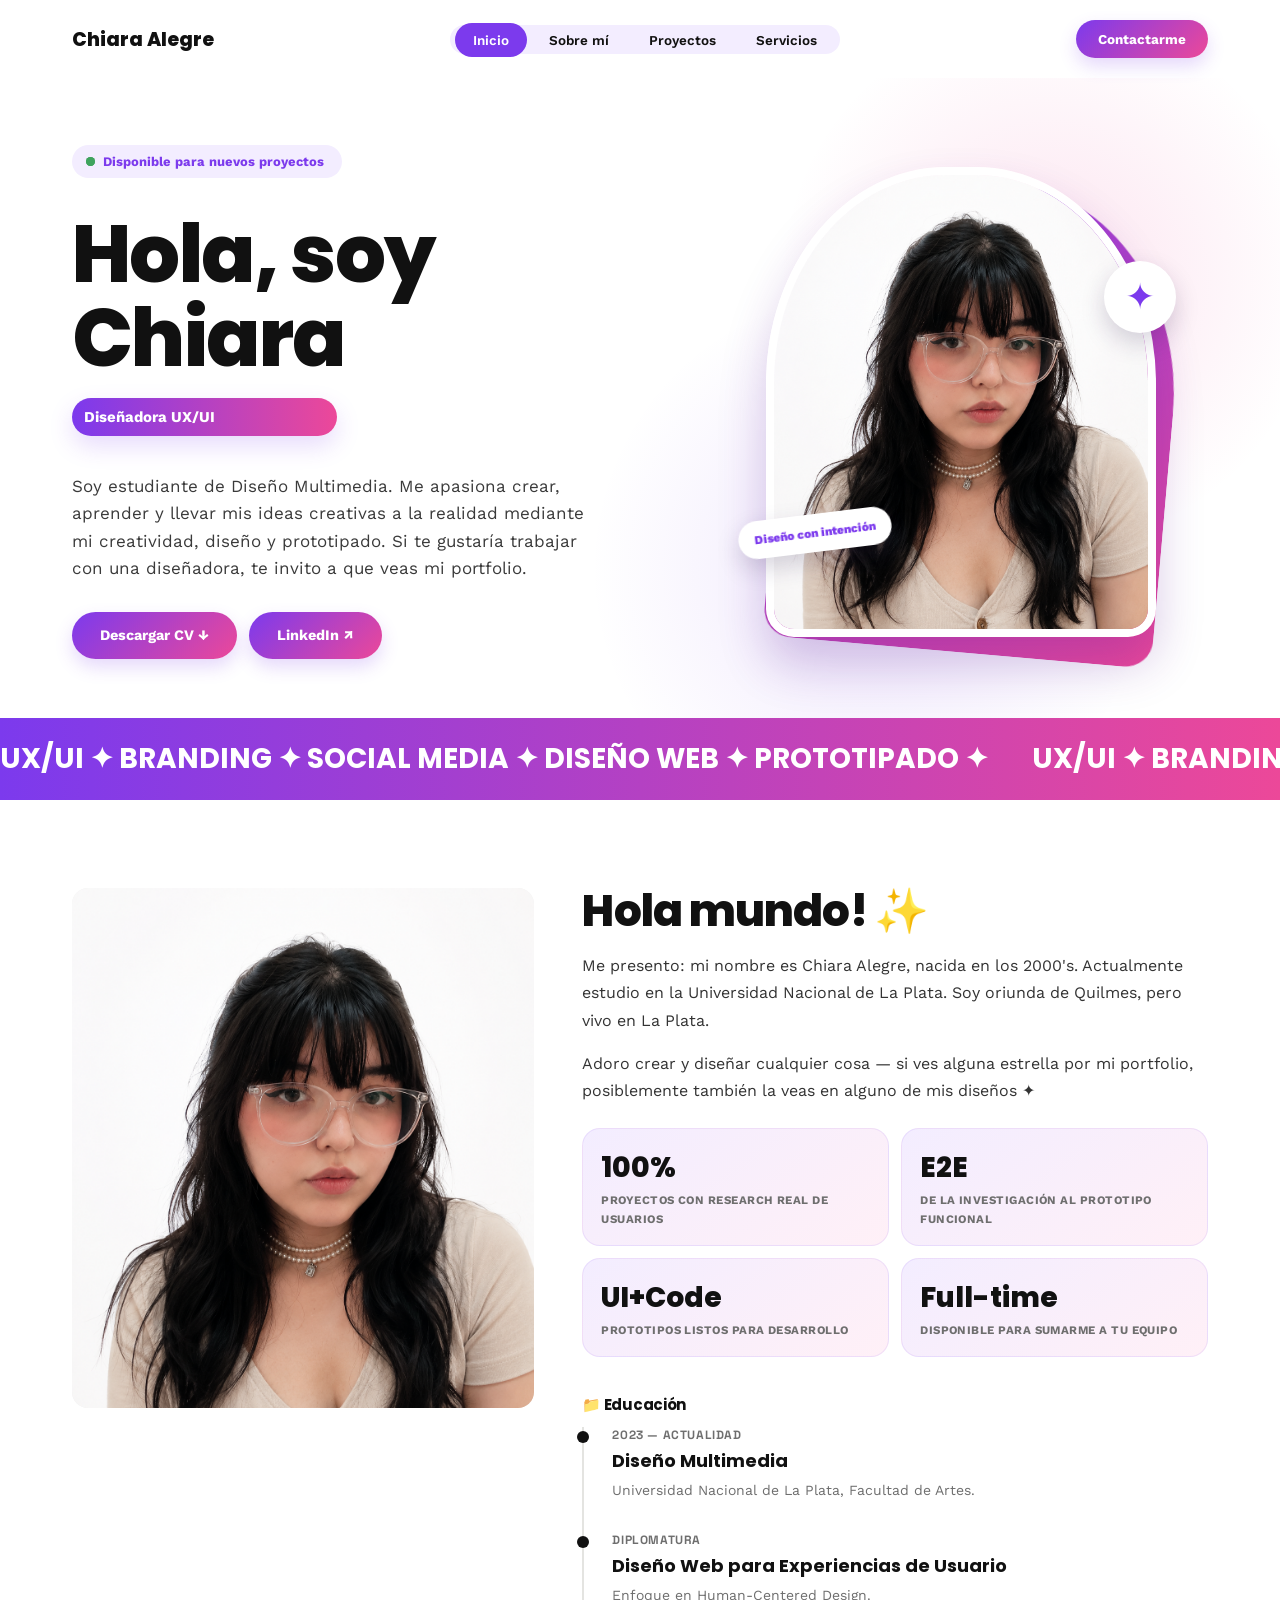
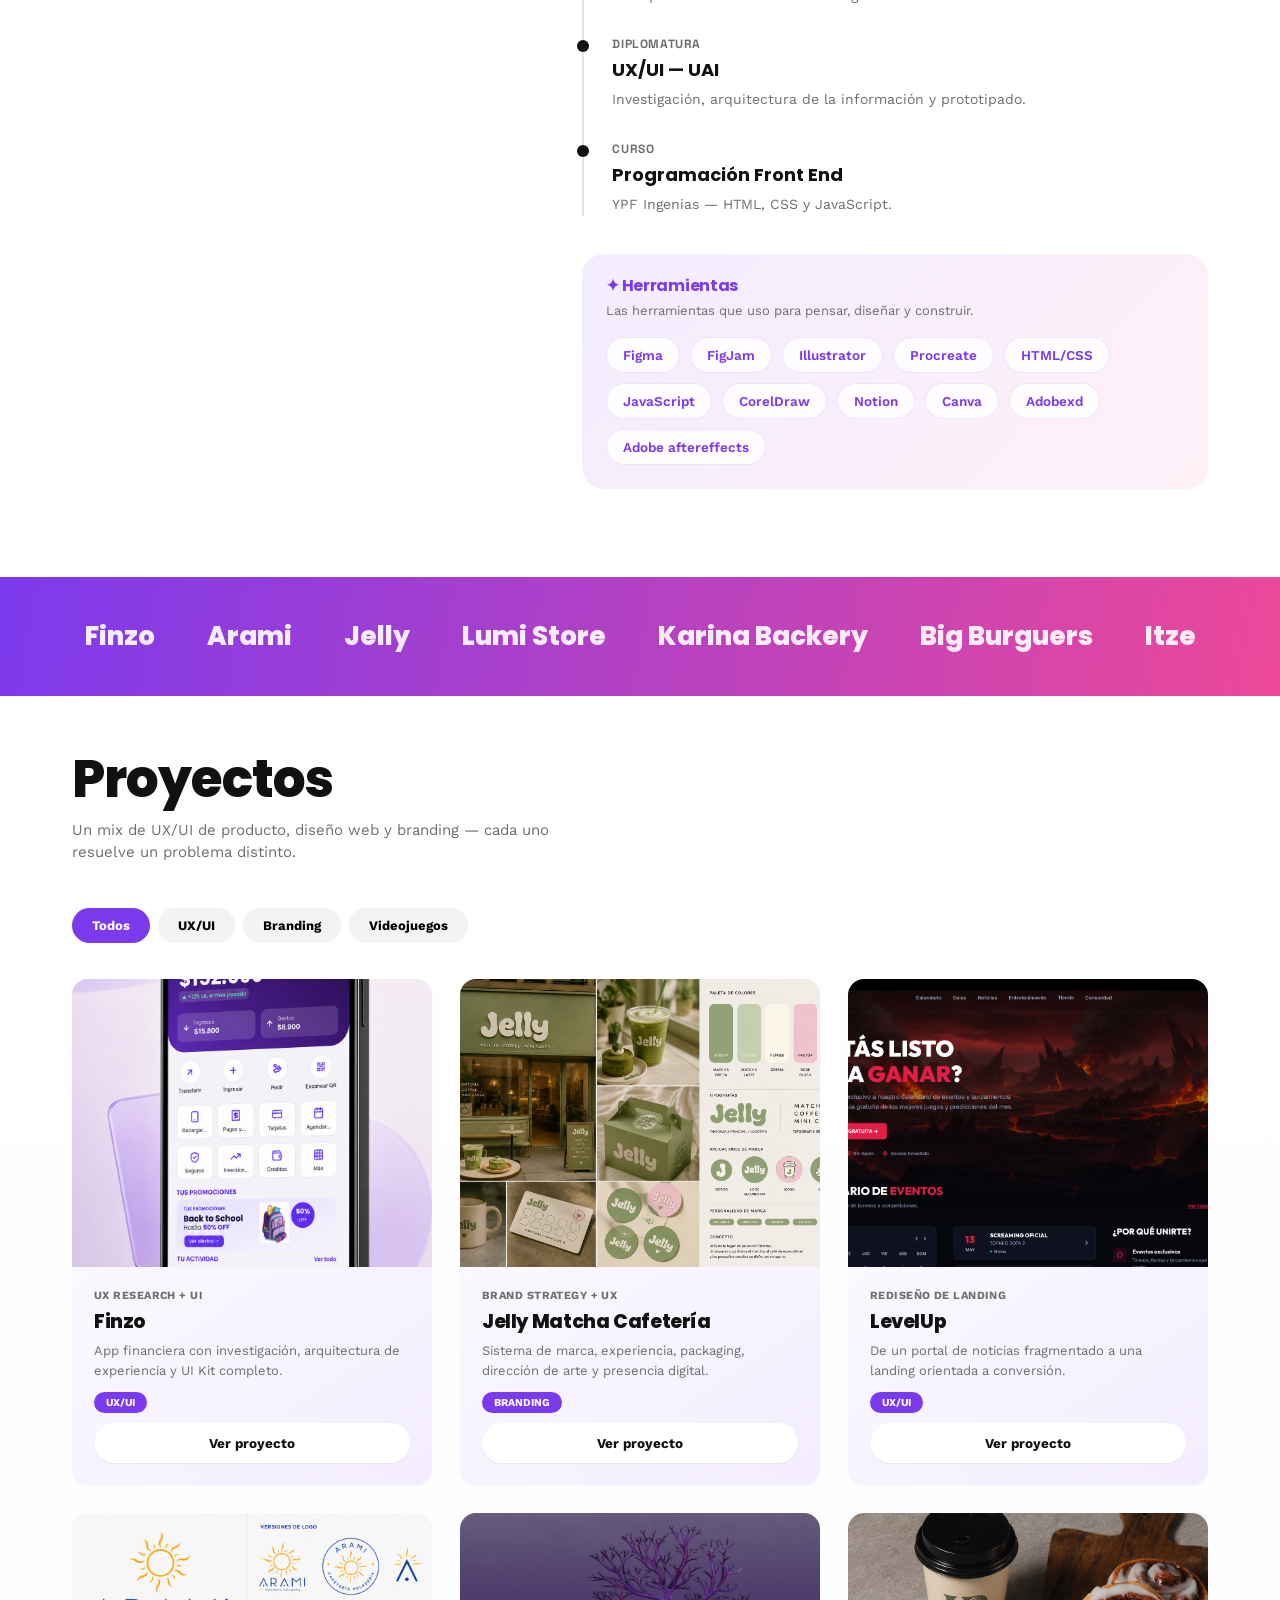
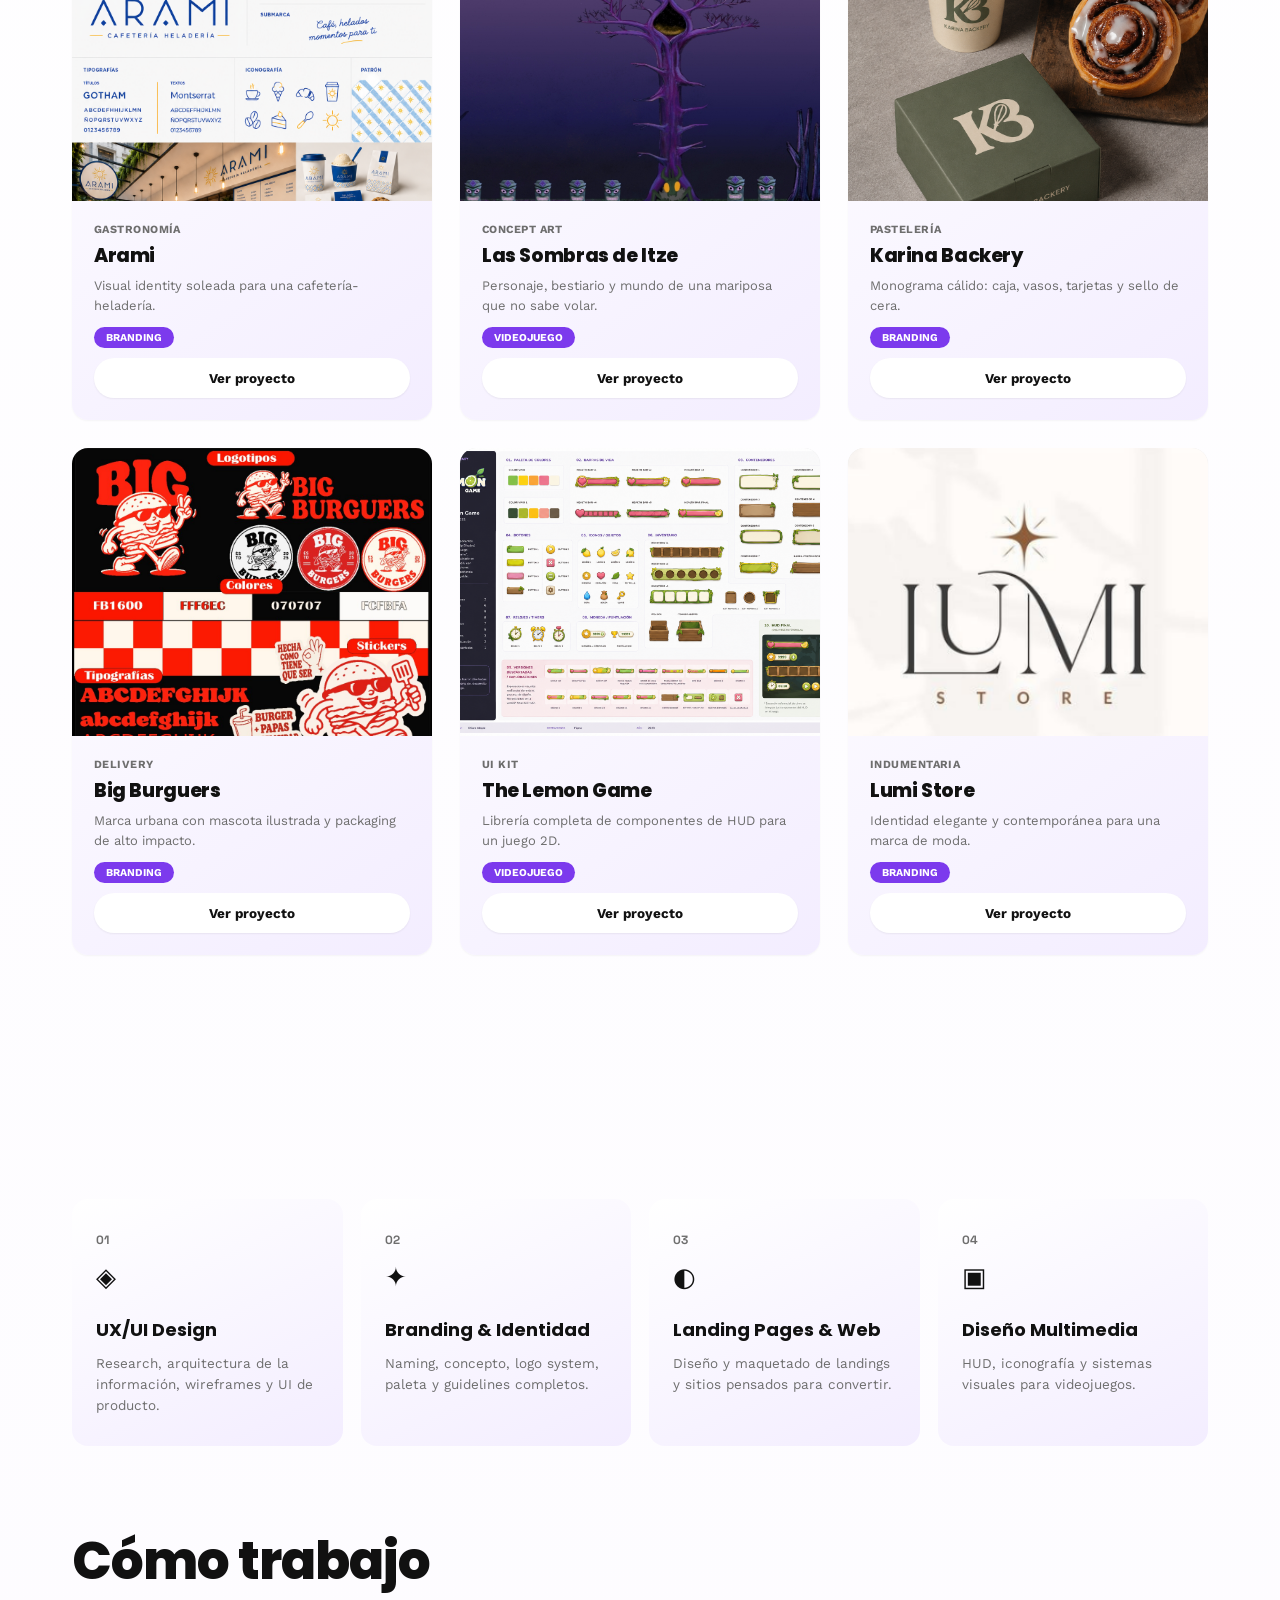
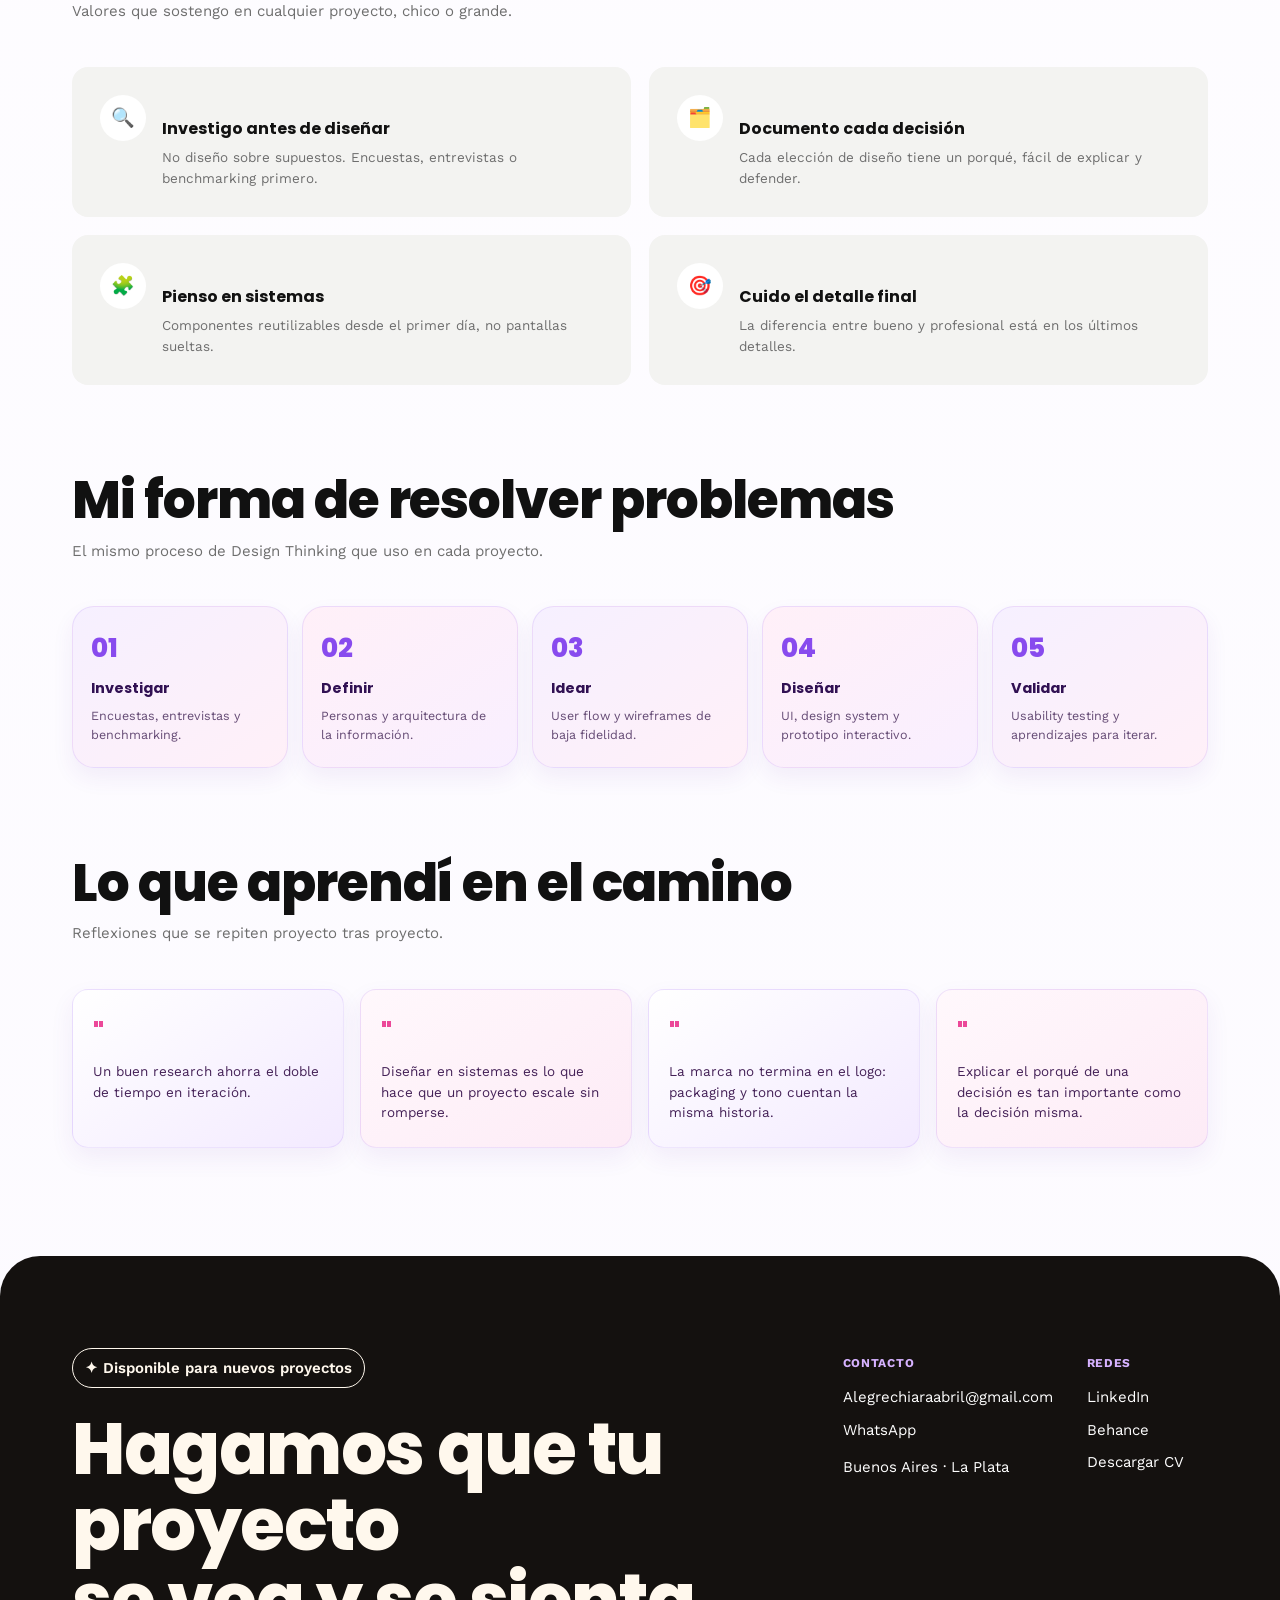
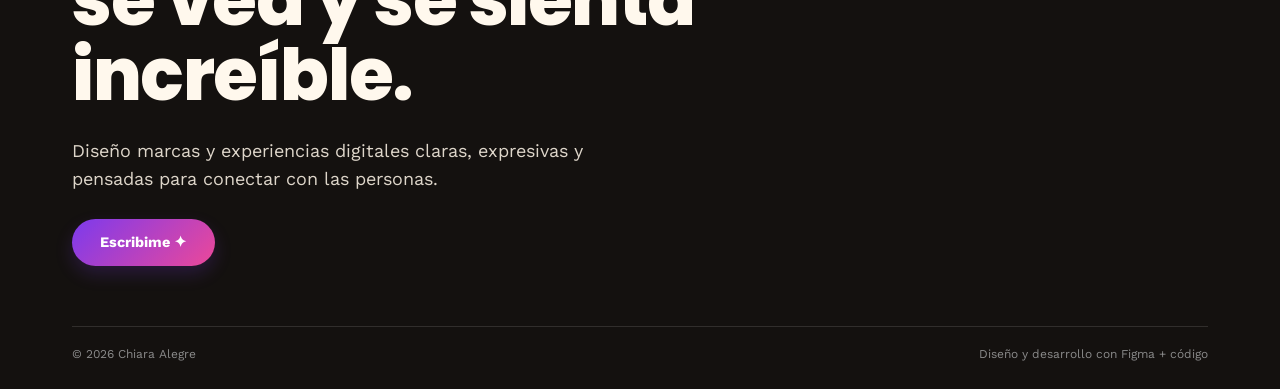
<file: index.html>
<!DOCTYPE html>
<html lang="es">
<head>
<meta charset="UTF-8">
<meta name="viewport" content="width=device-width, initial-scale=1.0">
<title>Chiara Alegre — Diseñadora Web · UX/UI · Branding</title>
<link rel="stylesheet" href="styles.css">
</head>
<body>

<div class="cursor-ring" id="cursorRing"></div>
<div class="cursor-dot" id="cursorDot"></div>

<header>
  <div class="navrow">
    <a href="index.html" class="logo">Chiara Alegre</a>
    <nav>
      <ul id="navList">
        <li><a href="#inicio" data-nav="inicio">Inicio</a></li>
        <li><a href="#sobre-mi" data-nav="sobre-mi">Sobre mí</a></li>
        <li><a href="#trabajo" data-nav="trabajo">Proyectos</a></li>
        <li><a href="#servicios" data-nav="servicios">Servicios</a></li>
      </ul>
    </nav>
    <span class="magnetic"><a class="navcta" href="#contacto">Contactarme</a></span>
  </div>
</header>

<!-- HERO -->
<section class="hero" id="inicio">
  <div class="wrap hero-grid">
    <div>
      <span class="badge-available eyebrow"><span class="ping"></span>Disponible para nuevos proyectos</span>
      <h1 style="margin-top:16px;">Hola, soy<br>Chiara</h1>
      <p class="pill role-swap" style="margin-top:18px;" aria-live="polite"><span class="role-swap-inner" id="roleSwap">Diseñadora UX/UI</span></p>
      <p class="hero-sub">Soy estudiante de Diseño Multimedia. Me apasiona crear, aprender y llevar mis ideas creativas a la realidad mediante mi creatividad, diseño y prototipado. Si te gustaría trabajar con una diseñadora, te invito a que veas mi portfolio.</p>
      <div class="hero-ctas">
        <span class="magnetic"><a href="CV-Chiara-Alegre.pdf" download class="btn primary">Descargar CV ↓</a></span>
        <span class="magnetic"><a href="https://www.linkedin.com/in/chiaraalegre" target="_blank" rel="noopener" class="btn primary">LinkedIn ↗</a></span>
      </div>
    </div>

    <div class="hero-photo-zone" id="heroPhotoZone">
      <div class="hero-photo-card" id="heroPhotoCard">
        <img src="images/chiara-headshot.png" alt="Chiara Alegre">
        <span class="photo-sticker photo-sticker-one">✦</span>
        <span class="photo-sticker photo-sticker-two">Diseño con intención</span>
      </div>
    </div>
  </div>

  <div class="tape">
    <div class="tape-inner">
      <span>UX/UI ✦ BRANDING ✦ SOCIAL MEDIA ✦ DISEÑO WEB ✦ PROTOTIPADO ✦</span>
      <span>UX/UI ✦ BRANDING ✦ SOCIAL MEDIA ✦ DISEÑO WEB ✦ PROTOTIPADO ✦</span>
    </div>
  </div>
</section>

<!-- SOBRE MI -->
<section id="sobre-mi">
  <div class="wrap">
    <div class="about-grid reveal-stagger">
      <div class="card">
        <img src="images/chiara-headshot.png" alt="Chiara Alegre">
      </div>
      <div class="card">
        <h2 style="font-size:clamp(30px,4.4vw,44px); margin-bottom:18px;">Hola mundo! ✨</h2>
        <p>Me presento: mi nombre es Chiara Alegre, nacida en los 2000's. Actualmente estudio en la Universidad Nacional de La Plata. Soy oriunda de Quilmes, pero vivo en La Plata.</p>
        <p>Adoro crear y diseñar cualquier cosa — si ves alguna estrella por mi portfolio, posiblemente también la veas en alguno de mis diseños ✦</p>
        <div class="factgrid">
          <div class="fact"><b>100%</b><span>Proyectos con research real de usuarios</span></div>
          <div class="fact"><b>E2E</b><span>De la investigación al prototipo funcional</span></div>
          <div class="fact"><b>UI+Code</b><span>Prototipos listos para desarrollo</span></div>
          <div class="fact"><b>Full-time</b><span>Disponible para sumarme a tu equipo</span></div>
        </div>

        <h3 style="margin-top:40px; font-size:15px;">📁 Educación</h3>
        <div class="timeline">
          <div class="tl-item">
            <div class="yr">2023 — Actualidad</div>
            <h4>Diseño Multimedia</h4>
            <p>Universidad Nacional de La Plata, Facultad de Artes.</p>
          </div>
          <div class="tl-item">
            <div class="yr">Diplomatura</div>
            <h4>Diseño Web para Experiencias de Usuario</h4>
            <p>Enfoque en Human-Centered Design.</p>
          </div>
          <div class="tl-item">
            <div class="yr">Diplomatura</div>
            <h4>UX/UI — UAI</h4>
            <p>Investigación, arquitectura de la información y prototipado.</p>
          </div>
          <div class="tl-item">
            <div class="yr">Curso</div>
            <h4>Programación Front End</h4>
            <p>YPF Ingenias — HTML, CSS y JavaScript.</p>
          </div>
        </div>
        <div class="skills-inline">
          <h3>✦ Herramientas</h3>
          <p>Las herramientas que uso para pensar, diseñar y construir.</p>
          <ul class="skill-list">
            <li>Figma</li><li>FigJam</li><li>Illustrator</li><li>Procreate</li><li>HTML/CSS</li><li>JavaScript</li><li>CorelDraw</li><li>Notion</li><li>Canva</li><li>Adobexd</li><li>Adobe aftereffects</li><ul
        </div>
      </div>
    </div>
  </div>
        </div>
</section>

<!-- LOGOFOLIO -->
<div class="logofolio-band reveal">
  <div class="wrap">
    <div class="logofolio">
      <span class="logofolio-item">Finzo</span>
      <span class="logofolio-item">Arami</span>
      <span class="logofolio-item">Jelly</span>
      <span class="logofolio-item">Lumi Store</span>
      <span class="logofolio-item">Karina Backery</span>
      <span class="logofolio-item">Big Burguers</span>
      <span class="logofolio-item">Itze</span>
    </div>
  </div>
</div>

<!-- PROYECTOS -->
<section id="trabajo" style="padding-top:0;">
  <div class="wrap">
    <div class="section-head reveal">
      <h2>Proyectos</h2>
      <p class="section-tag">Un mix de UX/UI de producto, diseño web y branding — cada uno resuelve un problema distinto.</p>
    </div>

    <div class="filter-row reveal" id="filterRow">
      <button class="filter-btn active" data-filter="todos">Todos</button>
      <button class="filter-btn" data-filter="uxui">UX/UI</button>
      <button class="filter-btn" data-filter="branding">Branding</button>
      <button class="filter-btn" data-filter="videojuegos">Videojuegos</button>
    </div>

    <div class="bento-grid" id="caseGrid">

      <a href="fynzo.html" class="bento-card" data-cat="uxui">
        <div class="bc-imgwrap"><img class="bc-img" src="images/finzo-hero-single.png" alt="Finzo — app financiera, caso de estudio"></div>
        <div class="bc-body">
          <div class="bc-kicker">UX Research + UI</div>
          <h3 class="bc-title">Finzo</h3>
          <p class="bc-desc">App financiera con investigación, arquitectura de experiencia y UI Kit completo.</p>
          <div class="bc-tags"><span>UX/UI</span></div>
          <div class="bc-cta">Ver proyecto</div>
        </div>
      </a>

      <a href="jelly.html" class="bento-card" data-cat="branding">
        <div class="bc-imgwrap"><img class="bc-img" src="images/jelly-brandboard.png" alt="Jelly Matcha Cafetería — brand system" style="object-position:center;"></div>
        <div class="bc-body">
          <div class="bc-kicker">Brand Strategy + UX</div>
          <h3 class="bc-title">Jelly Matcha Cafetería</h3>
          <p class="bc-desc">Sistema de marca, experiencia, packaging, dirección de arte y presencia digital.</p>
          <div class="bc-tags"><span>Branding</span><span>UX/UI</span></div>
          <div class="bc-cta">Ver proyecto</div>
        </div>
      </a>

      <a href="levelup.html" class="bento-card" data-cat="uxui">
        <div class="bc-imgwrap"><img class="bc-img" src="images/levelup-hero-crop.png" alt="LevelUp — rediseño de landing page orientada a conversión"></div>
        <div class="bc-body">
          <div class="bc-kicker">Rediseño de landing</div>
          <h3 class="bc-title">LevelUp</h3>
          <p class="bc-desc">De un portal de noticias fragmentado a una landing orientada a conversión.</p>
          <div class="bc-tags"><span>UX/UI</span></div>
          <div class="bc-cta">Ver proyecto</div>
        </div>
      </a>

      <a href="arami.html" class="bento-card" data-cat="branding">
        <div class="bc-imgwrap"><img class="bc-img" src="images/arami-guide.png" alt="Arami — cafetería heladería" style="object-position:top;"></div>
        <div class="bc-body">
          <div class="bc-kicker">Gastronomía</div>
          <h3 class="bc-title">Arami</h3>
          <p class="bc-desc">Visual identity soleada para una cafetería-heladería.</p>
          <div class="bc-tags"><span>Branding</span></div>
          <div class="bc-cta">Ver proyecto</div>
        </div>
      </a>

      <a href="itze.html" class="bento-card" data-cat="branding videojuegos">
        <div class="bc-imgwrap"><img class="bc-img" src="images/itze-scene-tree.jpg" alt="Las Sombras de Itze — árbol principal del juego"></div>
        <div class="bc-body">
          <div class="bc-kicker">Concept Art</div>
          <h3 class="bc-title">Las Sombras de Itze</h3>
          <p class="bc-desc">Personaje, bestiario y mundo de una mariposa que no sabe volar.</p>
          <div class="bc-tags"><span>Videojuego</span></div>
          <div class="bc-cta">Ver proyecto</div>
        </div>
      </a>

      <a href="karina-backery.html" class="bento-card" data-cat="branding">
        <div class="bc-imgwrap"><img class="bc-img" src="images/karina-box.png" alt="Karina Backery — packaging"></div>
        <div class="bc-body">
          <div class="bc-kicker">Pastelería</div>
          <h3 class="bc-title">Karina Backery</h3>
          <p class="bc-desc">Monograma cálido: caja, vasos, tarjetas y sello de cera.</p>
          <div class="bc-tags"><span>Branding</span></div>
          <div class="bc-cta">Ver proyecto</div>
        </div>
      </a>

      <a href="big-burguers.html" class="bento-card" data-cat="branding">
        <div class="bc-imgwrap"><img class="bc-img" src="images/bigburguers.png" alt="Big Burguers — branding" style="object-position:top;"></div>
        <div class="bc-body">
          <div class="bc-kicker">Delivery</div>
          <h3 class="bc-title">Big Burguers</h3>
          <p class="bc-desc">Marca urbana con mascota ilustrada y packaging de alto impacto.</p>
          <div class="bc-tags"><span>Branding</span></div>
          <div class="bc-cta">Ver proyecto</div>
        </div>
      </a>

      <a href="lemon-game.html" class="bento-card" data-cat="videojuegos">
        <div class="bc-imgwrap"><img class="bc-img" src="images/lemongame-hud.png" alt="The Lemon Game — librería de assets de HUD"></div>
        <div class="bc-body">
          <div class="bc-kicker">UI Kit</div>
          <h3 class="bc-title">The Lemon Game</h3>
          <p class="bc-desc">Librería completa de componentes de HUD para un juego 2D.</p>
          <div class="bc-tags"><span>Videojuego</span></div>
          <div class="bc-cta">Ver proyecto</div>
        </div>
      </a>

      <a href="lumi-store.html" class="bento-card" data-cat="branding">
        <div class="bc-imgwrap"><img class="bc-img" src="images/lumi-thumb.png" alt="Lumi Store — marca de indumentaria"></div>
        <div class="bc-body">
          <div class="bc-kicker">Indumentaria</div>
          <h3 class="bc-title">Lumi Store</h3>
          <p class="bc-desc">Identidad elegante y contemporánea para una marca de moda.</p>
          <div class="bc-tags"><span>Branding</span></div>
          <div class="bc-cta">Ver proyecto</div>
        </div>
      </a>

    </div>

    <p id="emptyMsg" style="display:none; text-align:center; padding:40px 0; font-weight:700; color:var(--gray-text);">No hay proyectos en esta categoría todavía ✦</p>
  </div>
</section>

<!-- SERVICIOS -->
<section id="servicios" style="padding-top:0;">
  <div class="wrap">
    <div class="section-head reveal">
      <h2>Mis servicios</h2>
      <p class="section-tag">Tres disciplinas que trabajo como una sola: pensar el negocio, diseñar la experiencia y construir la marca que lo sostiene.</p>
    </div>
    <div class="services-grid reveal-stagger">
      <div class="service-card">
        <span class="sv-num">01</span>
        <span class="sv-icon">◈</span>
        <h4>UX/UI Design</h4>
        <p>Research, arquitectura de la información, wireframes y UI de producto.</p>
      </div>
      <div class="service-card">
        <span class="sv-num">02</span>
        <span class="sv-icon">✦</span>
        <h4>Branding &amp; Identidad</h4>
        <p>Naming, concepto, logo system, paleta y guidelines completos.</p>
      </div>
      <div class="service-card">
        <span class="sv-num">03</span>
        <span class="sv-icon">◐</span>
        <h4>Landing Pages &amp; Web</h4>
        <p>Diseño y maquetado de landings y sitios pensados para convertir.</p>
      </div>
      <div class="service-card">
        <span class="sv-num">04</span>
        <span class="sv-icon">▣</span>
        <h4>Diseño Multimedia</h4>
        <p>HUD, iconografía y sistemas visuales para videojuegos.</p>
      </div>
    </div>
  </div>
</section>

<!-- COMO TRABAJO -->
<section id="modos-de-trabajo" style="padding-top:0;">
  <div class="wrap">
    <div class="section-head reveal">
      <h2>Cómo trabajo</h2>
      <p class="section-tag">Valores que sostengo en cualquier proyecto, chico o grande.</p>
    </div>
    <div class="work-modes reveal-stagger">
      <div class="wm-card">
        <div class="wm-ico">🔍</div>
        <div><h4>Investigo antes de diseñar</h4><p>No diseño sobre supuestos. Encuestas, entrevistas o benchmarking primero.</p></div>
      </div>
      <div class="wm-card">
        <div class="wm-ico">🗂️</div>
        <div><h4>Documento cada decisión</h4><p>Cada elección de diseño tiene un porqué, fácil de explicar y defender.</p></div>
      </div>
      <div class="wm-card">
        <div class="wm-ico">🧩</div>
        <div><h4>Pienso en sistemas</h4><p>Componentes reutilizables desde el primer día, no pantallas sueltas.</p></div>
      </div>
      <div class="wm-card">
        <div class="wm-ico">🎯</div>
        <div><h4>Cuido el detalle final</h4><p>La diferencia entre bueno y profesional está en los últimos detalles.</p></div>
      </div>
    </div>
  </div>
</section>

<!-- PROCESO -->
<section id="proceso" style="padding-top:0;">
  <div class="wrap">
    <div class="section-head reveal">
      <h2>Mi forma de resolver problemas</h2>
      <p class="section-tag">El mismo proceso de Design Thinking que uso en cada proyecto.</p>
    </div>
    <div class="process reveal-stagger">
      <div class="proc-step"><div class="num">01</div><h4>Investigar</h4><p>Encuestas, entrevistas y benchmarking.</p></div>
      <div class="proc-step"><div class="num">02</div><h4>Definir</h4><p>Personas y arquitectura de la información.</p></div>
      <div class="proc-step"><div class="num">03</div><h4>Idear</h4><p>User flow y wireframes de baja fidelidad.</p></div>
      <div class="proc-step"><div class="num">04</div><h4>Diseñar</h4><p>UI, design system y prototipo interactivo.</p></div>
      <div class="proc-step"><div class="num">05</div><h4>Validar</h4><p>Usability testing y aprendizajes para iterar.</p></div>
    </div>
  </div>
</section>

<!-- APRENDIZAJES -->
<section id="aprendizajes" style="padding-top:0;">
  <div class="wrap">
    <div class="section-head reveal">
      <h2>Lo que aprendí en el camino</h2>
      <p class="section-tag">Reflexiones que se repiten proyecto tras proyecto.</p>
    </div>
    <div class="learn-grid reveal-stagger">
      <div class="learn-card"><div class="lc-mark">"</div><p>Un buen research ahorra el doble de tiempo en iteración.</p></div>
      <div class="learn-card"><div class="lc-mark">"</div><p>Diseñar en sistemas es lo que hace que un proyecto escale sin romperse.</p></div>
      <div class="learn-card"><div class="lc-mark">"</div><p>La marca no termina en el logo: packaging y tono cuentan la misma historia.</p></div>
      <div class="learn-card"><div class="lc-mark">"</div><p>Explicar el porqué de una decisión es tan importante como la decisión misma.</p></div>
    </div>
  </div>
</section>

<!-- CONTACT -->
<footer id="contacto">
  <div class="wrap">
    <div class="foot-grid reveal">
      <div class="foot-intro">
        <span class="pill">✦ Disponible para nuevos proyectos</span>
        <h2>Hagamos que tu proyecto<br>se vea y se sienta increíble.</h2>
        <p>Diseño marcas y experiencias digitales claras, expresivas y pensadas para conectar con las personas.</p>
        <span class="magnetic"><a href="mailto:Alegrechiaraabril@gmail.com" class="btn primary">Escribime ✦</a></span>
      </div>
      <div class="foot-details">
        <div class="foot-col">
        <h5>Contacto</h5>
        <a href="mailto:Alegrechiaraabril@gmail.com">Alegrechiaraabril@gmail.com</a>
        <a href="https://wa.me/542213995221?text=Hola%20Chiara%2C%20quiero%20consultarte%20por%20un%20proyecto." target="_blank" rel="noopener">WhatsApp</a>
        <p>Buenos Aires · La Plata</p>
        </div>
        <div class="foot-col">
        <h5>Redes</h5>
        <a href="https://www.linkedin.com/in/chiaraalegre" target="_blank" rel="noopener">LinkedIn</a>
        <a href="https://www.behance.net/chiaraalegre0" target="_blank" rel="noopener">Behance</a>
        <a href="CV-Chiara-Alegre.pdf" download>Descargar CV</a>
        </div>
      </div>
    </div>

    <div class="foot-bottom">
      <span>© 2026 Chiara Alegre</span>
      <span>Diseño y desarrollo con Figma + código</span>
    </div>
  </div>
</footer>

<script>
  /* ---------- Filter ---------- */
  const filterBtns = document.querySelectorAll('.filter-btn');
  const items = document.querySelectorAll('.bento-card[data-cat]');
  const emptyMsg = document.getElementById('emptyMsg');
  filterBtns.forEach(btn => {
    btn.addEventListener('click', () => {
      filterBtns.forEach(b => b.classList.remove('active'));
      btn.classList.add('active');
      const filter = btn.dataset.filter;
      let visibleCount = 0;
      items.forEach(item => {
        const cats = item.dataset.cat.split(' ');
        const show = filter === 'todos' || cats.includes(filter);
        item.classList.toggle('hidden', !show);
        if (show) visibleCount++;
      });
      emptyMsg.style.display = visibleCount === 0 ? 'block' : 'none';
    });
  });

  /* ---------- Scroll reveal ---------- */
  const revealEls = document.querySelectorAll('.reveal, .reveal-stagger');
  const io = new IntersectionObserver((entries) => {
    entries.forEach(entry => {
      if (entry.isIntersecting) { entry.target.classList.add('in'); io.unobserve(entry.target); }
    });
  }, { threshold: 0.15 });
  revealEls.forEach(el => io.observe(el));

  /* ---------- Magnetic buttons ---------- */
  document.querySelectorAll('.magnetic').forEach(wrap => {
    const btn = wrap.querySelector('.btn, .navcta');
    if (!btn) return;
    wrap.addEventListener('mousemove', (e) => {
      const r = wrap.getBoundingClientRect();
      const x = e.clientX - r.left - r.width / 2;
      const y = e.clientY - r.top - r.height / 2;
      btn.style.transform = `translate(${x * 0.2}px, ${y * 0.3}px)`;
    });
    wrap.addEventListener('mouseleave', () => { btn.style.transform = ''; });
  });

  /* ---------- Custom cursor ---------- */
  const cursorDot = document.getElementById('cursorDot');
  const cursorRing = document.getElementById('cursorRing');
  let ringX = 0, ringY = 0, mouseX = 0, mouseY = 0, cursorActive = false;
  window.addEventListener('mousemove', (e) => {
    mouseX = e.clientX; mouseY = e.clientY;
    if (!cursorActive) { cursorActive = true; cursorDot.classList.add('show'); cursorRing.classList.add('show'); }
    cursorDot.style.left = mouseX + 'px'; cursorDot.style.top = mouseY + 'px';
  });
  function animateRing() {
    ringX += (mouseX - ringX) * 0.18; ringY += (mouseY - ringY) * 0.18;
    cursorRing.style.left = ringX + 'px'; cursorRing.style.top = ringY + 'px';
    requestAnimationFrame(animateRing);
  }
  animateRing();
  document.querySelectorAll('a, button, .bento-card').forEach(el => {
    el.addEventListener('mouseenter', () => cursorRing.classList.add('big'));
    el.addEventListener('mouseleave', () => cursorRing.classList.remove('big'));
  });

  /* ---------- Scroll-spy nav ---------- */
  const navLinks = document.querySelectorAll('#navList a[data-nav]');
  const navSections = ['inicio','sobre-mi','trabajo','servicios','contacto'].map(id => document.getElementById(id)).filter(Boolean);
  function updateActiveNav() {
    const headerOffset = 120;
    let active = navSections[0]?.id;
    navSections.forEach(section => {
      if (section.getBoundingClientRect().top <= headerOffset) active = section.id;
    });
    navLinks.forEach(link => link.classList.toggle('navActive', link.dataset.nav === active));
  }
  window.addEventListener('scroll', updateActiveNav, { passive: true });
  window.addEventListener('load', updateActiveNav);
  updateActiveNav();

  /* ---------- Typing role ---------- */
  (function () {
    const role = document.getElementById('roleSwap');
    if (!role || window.matchMedia('(prefers-reduced-motion: reduce)').matches) return;
    const roles = ['Diseñadora UX/UI', 'Diseñadora web', 'Diseñadora de interfaces', 'Diseñadora digital', 'Diseñadora visual'];
    let index = 0;
    function typeRole() {
      const word = roles[index];
      let letter = 0;
      role.textContent = '';
      const typing = window.setInterval(() => {
        role.textContent += word[letter++];
        if (letter === word.length) {
          window.clearInterval(typing);
          window.setTimeout(() => { index = (index + 1) % roles.length; typeRole(); }, 1800);
        }
      }, 65);
    }
    window.setTimeout(typeRole, 700);
  })();

  /* ---------- Interactive hero photo ---------- */
  (function () {
    const zone = document.getElementById('heroPhotoZone');
    const card = document.getElementById('heroPhotoCard');
    if (!zone || !card || window.matchMedia('(hover: none)').matches) return;
    zone.addEventListener('pointermove', (event) => {
      const box = zone.getBoundingClientRect();
      const x = (event.clientX - box.left) / box.width - .5;
      const y = (event.clientY - box.top) / box.height - .5;
      card.style.transform = `rotateY(${x * 12}deg) rotateX(${y * -10}deg) translateY(-4px)`;
    });
    zone.addEventListener('pointerleave', () => { card.style.transform = ''; });
  })();
</script>

</body>
</html>
</file>
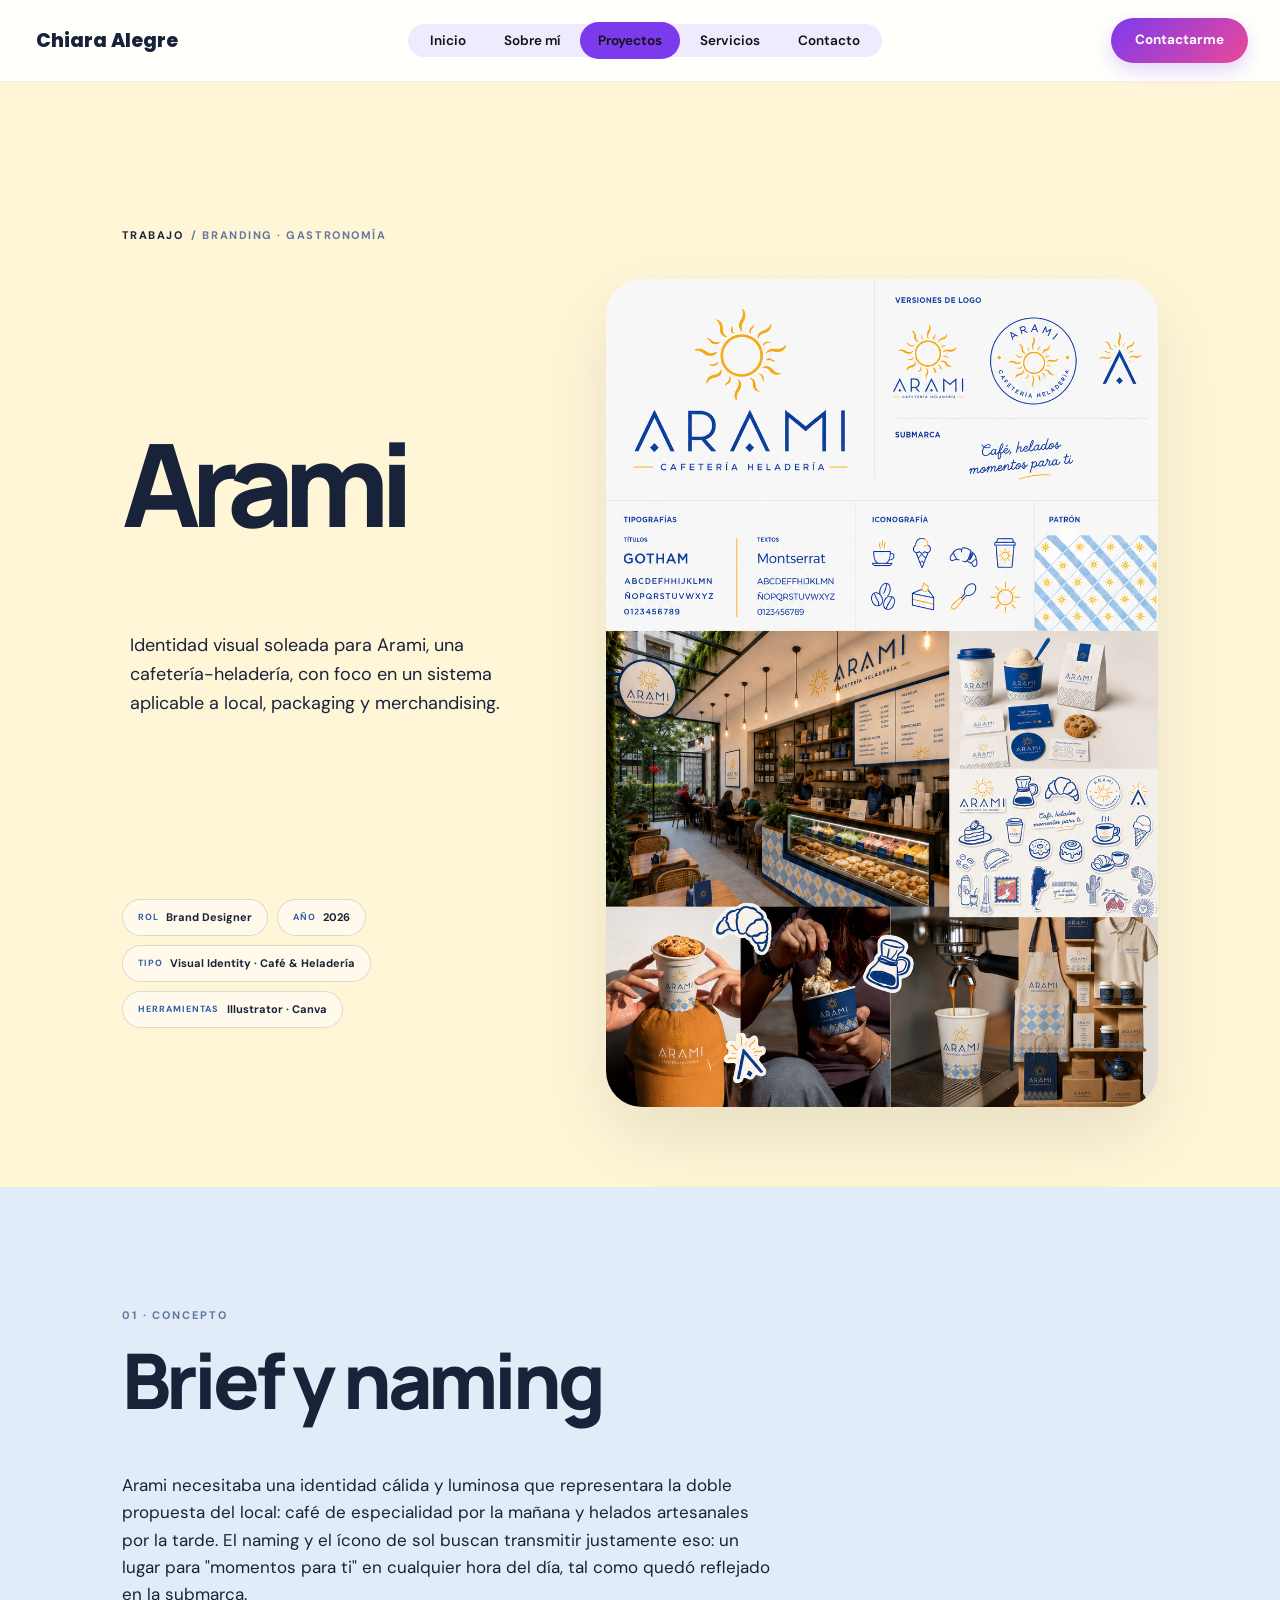
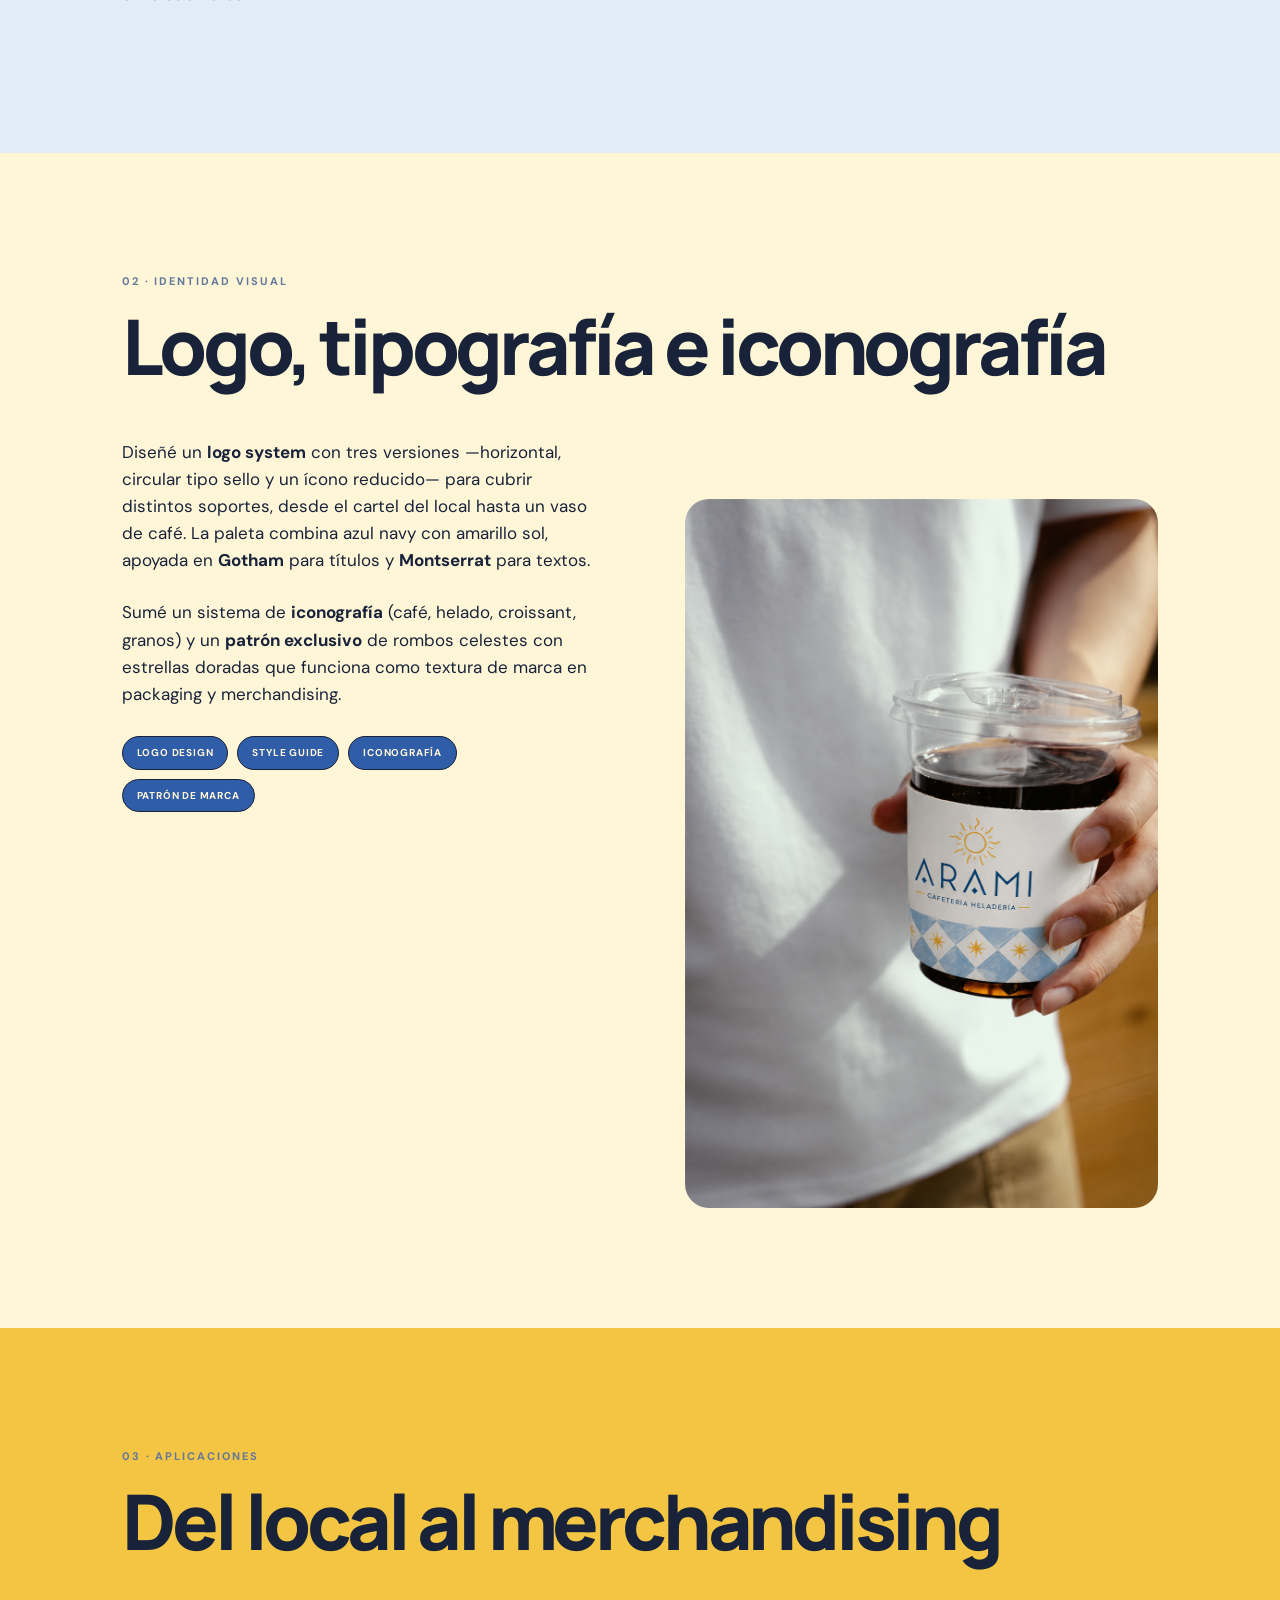
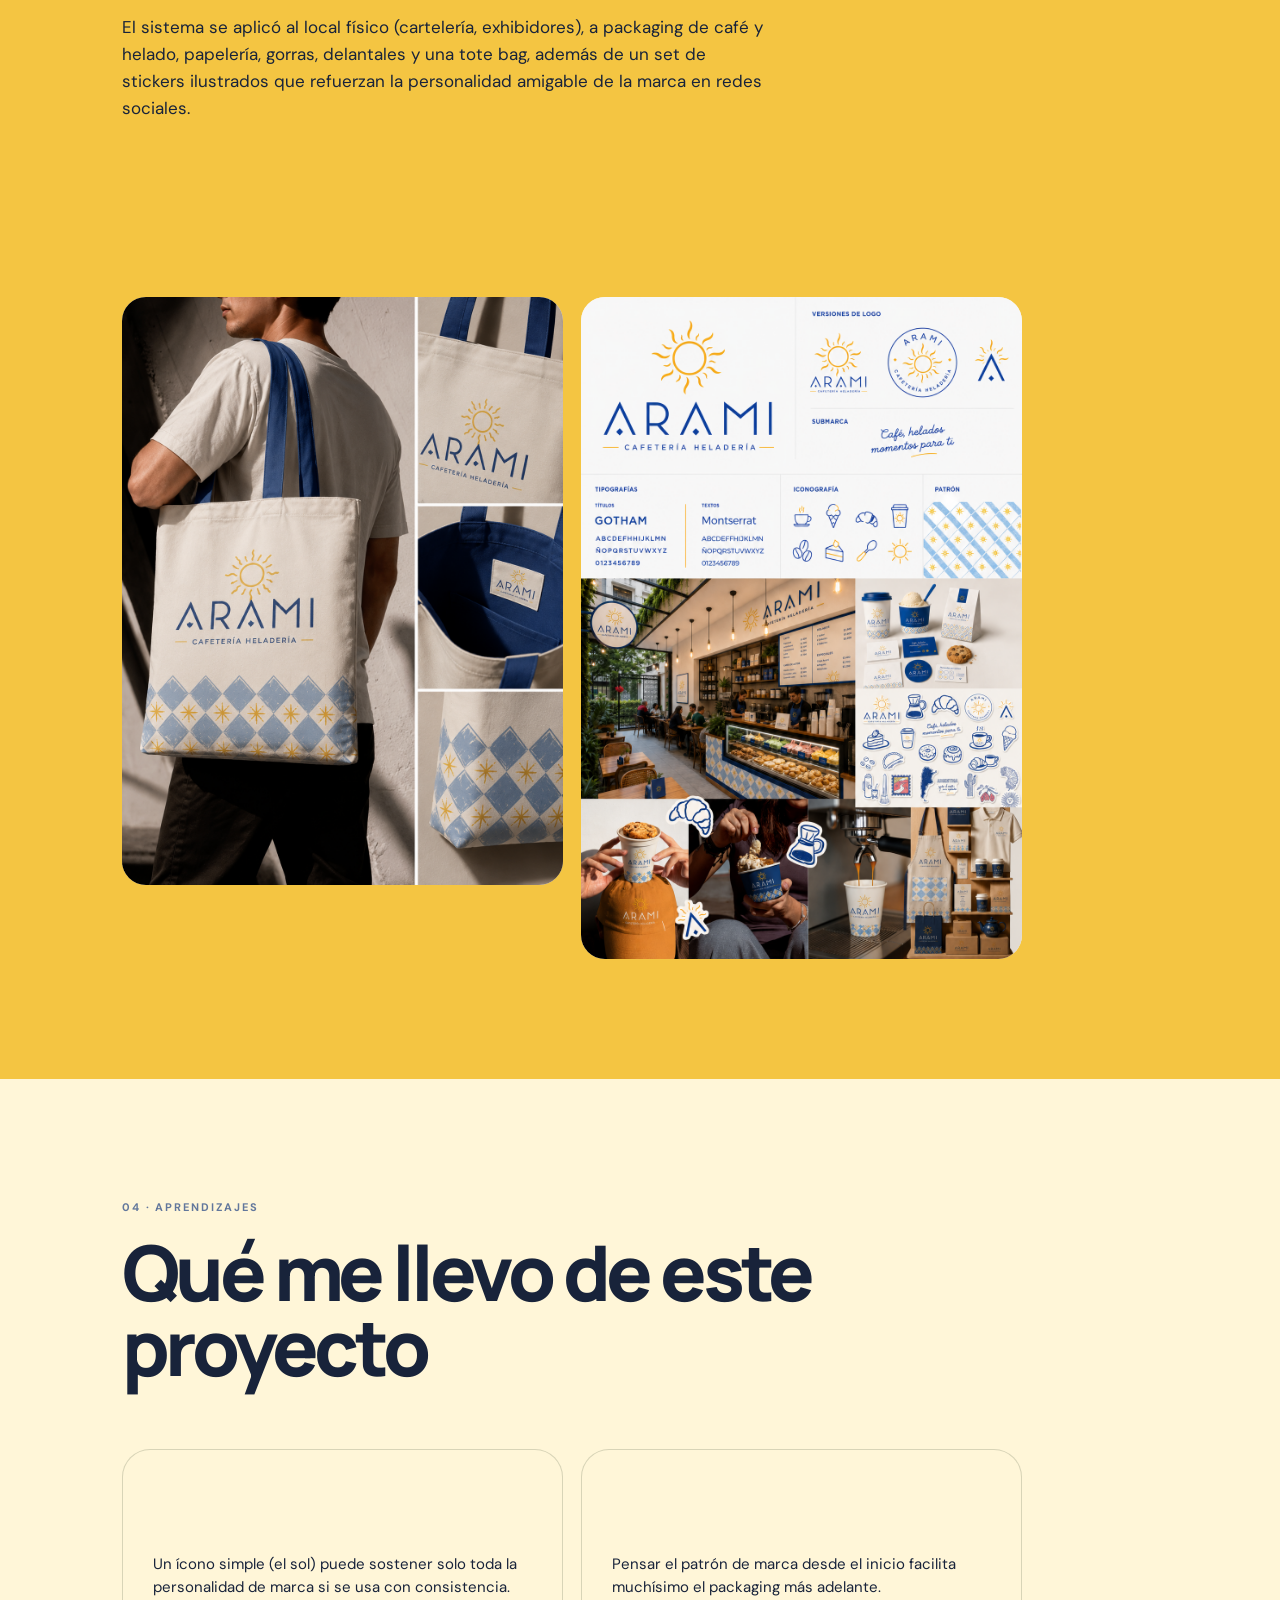
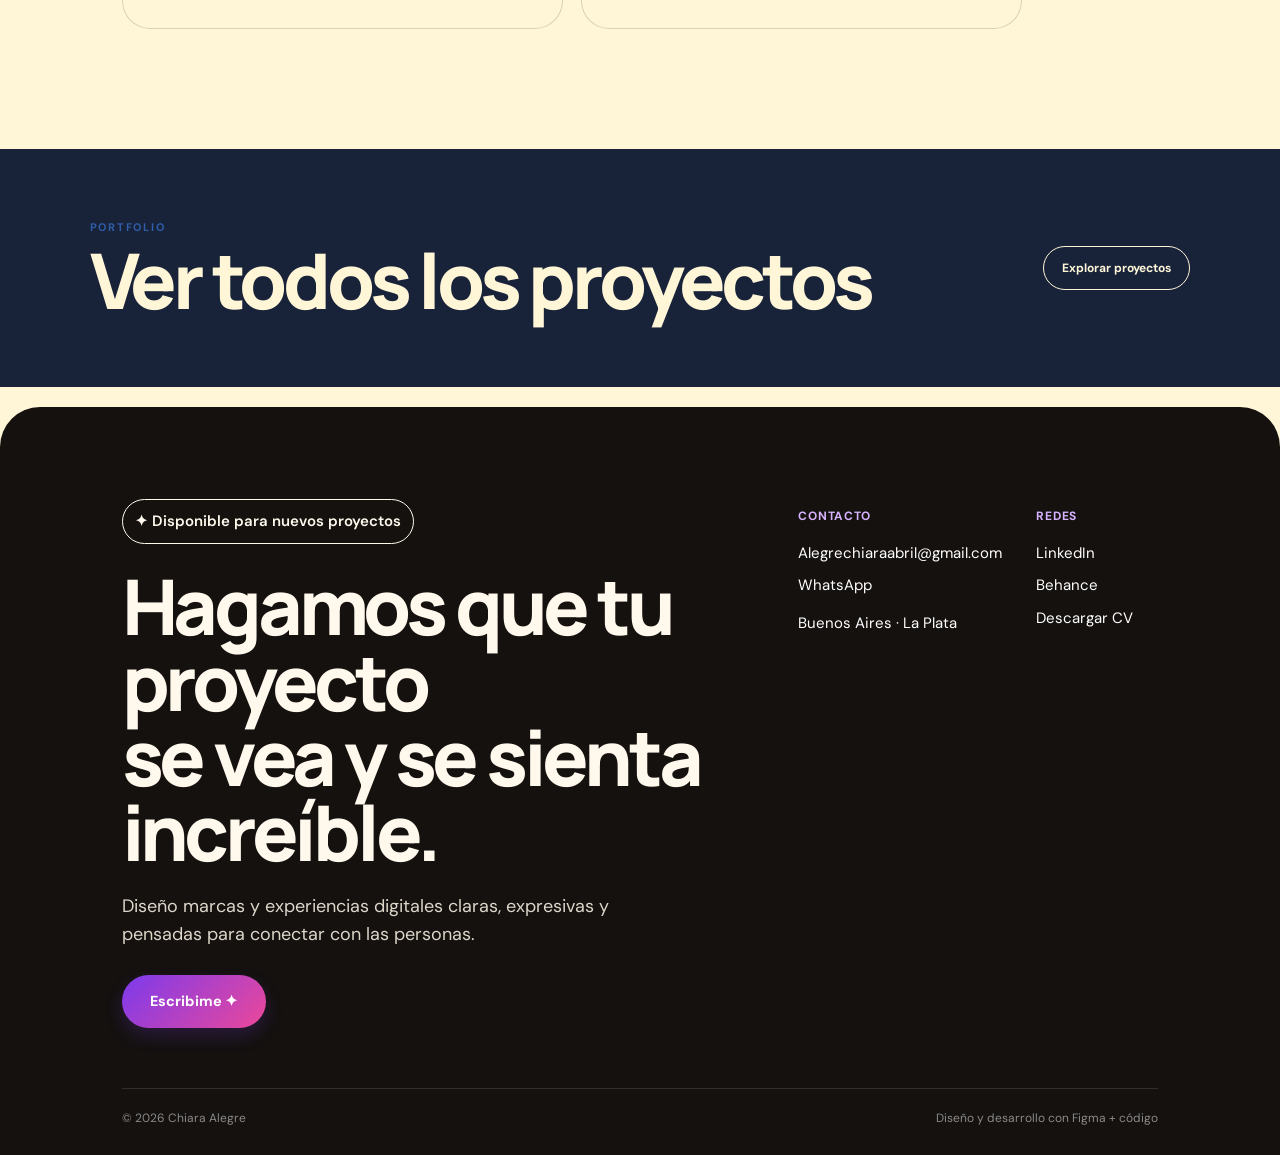
<file: arami.html>
<!DOCTYPE html>
<html lang="es">
<head>
<meta charset="UTF-8">
<meta name="viewport" content="width=device-width, initial-scale=1.0">
<title>Arami — Chiara Alegre</title>
<link rel="stylesheet" href="styles.css">
</head>
<body class="case-jelly-layout arami">

<header>
  <div class="navrow">
    <a href="index.html" class="logo"><span class="dots"><span class="dot r"></span><span class="dot g"></span><span class="dot p"></span></span>&nbsp;Chiara Alegre</a>
    <nav>
      <ul>
        <li><a href="index.html#inicio">Inicio</a></li>
        <li><a href="index.html#trabajo">Trabajo</a></li>
        <li><a href="index.html#proceso">Proceso</a></li>
        <li><a href="index.html#sobre-mi">Sobre mí</a></li>
      </ul>
    </nav>
    <a class="navcta" href="index.html#contacto">Contactarme</a>
  </div>
</header>

<section class="case-hero">
  <div class="wrap">
    <div class="breadcrumb"><a href="index.html">Trabajo</a> / Branding · Gastronomía</div>
    <div class="case-title-row">
      <h1>Arami</h1>
    </div>
    <p class="hero-sub" style="margin-top:0;">Identidad visual soleada para Arami, una cafetería-heladería, con foco en un sistema aplicable a local, packaging y merchandising.</p>
    <div class="case-meta"><div><span>Rol</span><b>Brand Designer</b></div><div><span>Año</span><b>2026</b></div><div><span>Tipo</span><b>Visual Identity · Café &amp; Heladería</b></div><div><span>Herramientas</span><b>Illustrator · Canva</b></div></div>
    <div class="case-cover"><img src="images/arami-guide.png" alt="Arami — guía de marca completa"></div>
  </div>
</section>

<section class="case-section">
  <div class="wrap">
    <span class="stepnum">01 · Concepto</span>
    <h2>Brief y naming</h2>
    
    <div class="case-body-grid single">
      <div class="case-text">
        <p>Arami necesitaba una identidad cálida y luminosa que representara la doble propuesta del local: café de especialidad por la mañana y helados artesanales por la tarde. El naming y el ícono de sol buscan transmitir justamente eso: un lugar para "momentos para ti" en cualquier hora del día, tal como quedó reflejado en la submarca.</p>
      </div>
    </div>

  </div>
</section>

<section class="case-section">
  <div class="wrap">
    <span class="stepnum">02 · Identidad visual</span>
    <h2>Logo, tipografía e iconografía</h2>
    
    <div class="case-body-grid">
      <div class="case-text">
        <p>Diseñé un <strong>logo system</strong> con tres versiones —horizontal, circular tipo sello y un ícono reducido— para cubrir distintos soportes, desde el cartel del local hasta un vaso de café. La paleta combina azul navy con amarillo sol, apoyada en <strong>Gotham</strong> para títulos y <strong>Montserrat</strong> para textos.</p>
        <p>Sumé un sistema de <strong>iconografía</strong> (café, helado, croissant, granos) y un <strong>patrón exclusivo</strong> de rombos celestes con estrellas doradas que funciona como textura de marca en packaging y merchandising.</p>
        <div class="chiplist">
          <span class="chip on">Logo Design</span>
          <span class="chip on">Style Guide</span>
          <span class="chip on">Iconografía</span>
          <span class="chip on">Patrón de marca</span>
        </div>
      </div>
      <div class="gallery">
        <img src="images/arami-cup.png" alt="Arami — vaso de café con logo aplicado">
      </div>
    </div>

  </div>
</section>

<section class="case-section">
  <div class="wrap">
    <span class="stepnum">03 · Aplicaciones</span>
    <h2>Del local al merchandising</h2>
    
    <div class="case-body-grid single">
      <div class="case-text"><p>El sistema se aplicó al local físico (cartelería, exhibidores), a packaging de café y helado, papelería, gorras, delantales y una tote bag, además de un set de stickers ilustrados que refuerzan la personalidad amigable de la marca en redes sociales.</p></div>
      <div class="gallery g2">
        <img src="images/arami-tote.png" alt="Arami — tote bag con estampado">
        <img src="images/arami-guide.png" alt="Arami — mockups de local y merchandising" style="object-position:top;">
      </div>
    </div>

  </div>
</section>

<section class="case-section">
  <div class="wrap">
    <span class="stepnum">04 · Aprendizajes</span>
    <h2>Qué me llevo de este proyecto</h2>
    
    <div class="case-body-grid single">
      <div class="insight-cards" style="grid-template-columns:1fr 1fr;">
        <div class="insight-card"><p>Un ícono simple (el sol) puede sostener solo toda la personalidad de marca si se usa con consistencia.</p></div>
        <div class="insight-card"><p>Pensar el patrón de marca desde el inicio facilita muchísimo el packaging más adelante.</p></div>
      </div>
    </div>

  </div>
</section>

<a href="karina-backery.html" class="next-project">
  <div>
    <div class="np-label">Siguiente proyecto</div>
    <h3>Karina Backery →</h3>
  </div>
  <span class="arrow">→</span>
</a>

<footer id="contacto">
  <div class="wrap">
    <div class="foot-grid">
      <div class="foot-intro">
        <span class="pill">✦ Disponible para nuevos proyectos</span>
        <h2>Hagamos que tu proyecto<br>se vea y se sienta increíble.</h2>
        <p>Diseño marcas y experiencias digitales claras, expresivas y pensadas para conectar con las personas.</p>
        <a href="mailto:Alegrechiaraabril@gmail.com" class="btn primary">Escribime ✦</a>
      </div>
      <div class="foot-details">
        <div class="foot-col">
          <h5>Contacto</h5>
          <a href="mailto:Alegrechiaraabril@gmail.com">Alegrechiaraabril@gmail.com</a>
          <a href="https://wa.me/542213995221?text=Hola%20Chiara%2C%20quiero%20consultarte%20por%20un%20proyecto." target="_blank" rel="noopener">WhatsApp</a>
          <p>Buenos Aires · La Plata</p>
        </div>
        <div class="foot-col">
          <h5>Redes</h5>
          <a href="https://www.linkedin.com/in/chiaraalegre" target="_blank" rel="noopener">LinkedIn</a>
          <a href="https://www.behance.net/chiaraalegre0" target="_blank" rel="noopener">Behance</a>
          <a href="CV-Chiara-Alegre.pdf" download>Descargar CV</a>
        </div>
      </div>
    </div>
    <div class="foot-bottom">
      <span>© 2026 Chiara Alegre</span>
      <span>Diseño y desarrollo con Figma + código</span>
    </div>
  </div>
</footer>
<script src="project-ui.js"></script>
</body>
</html>
</file>
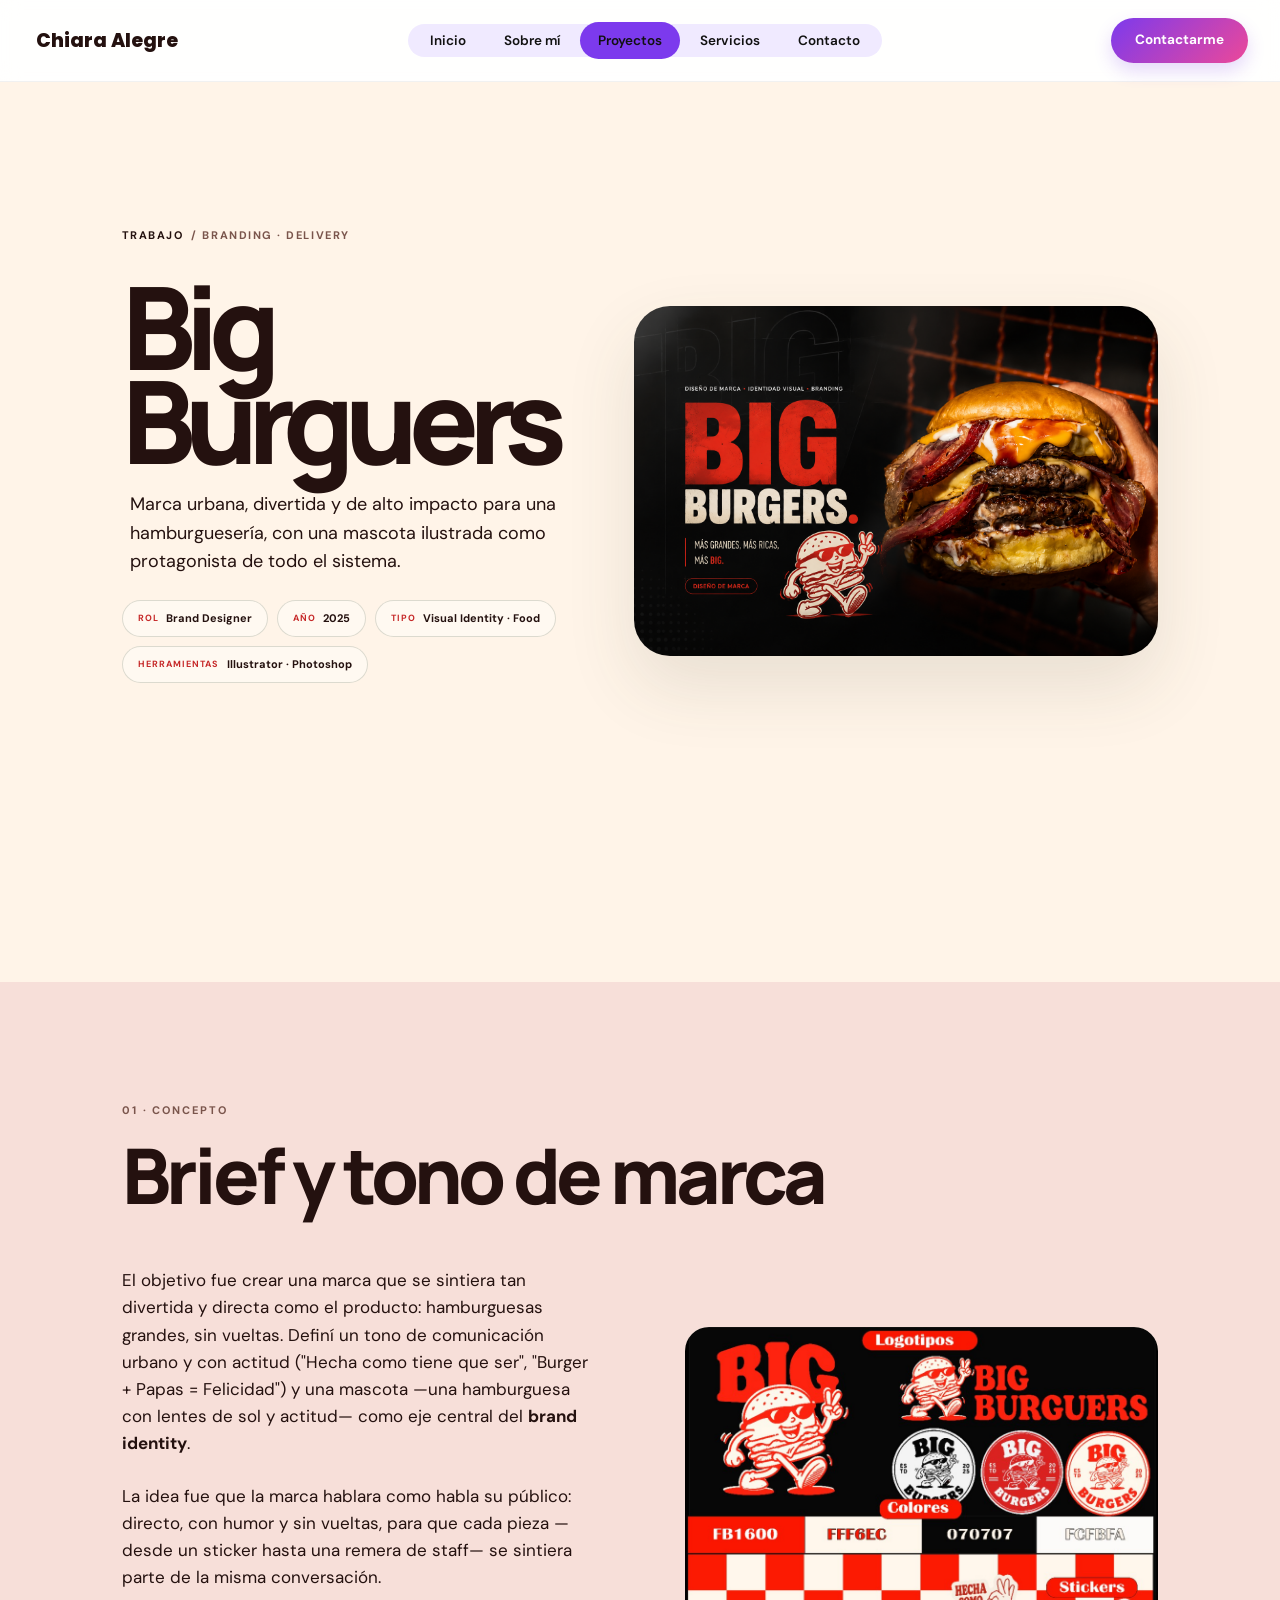
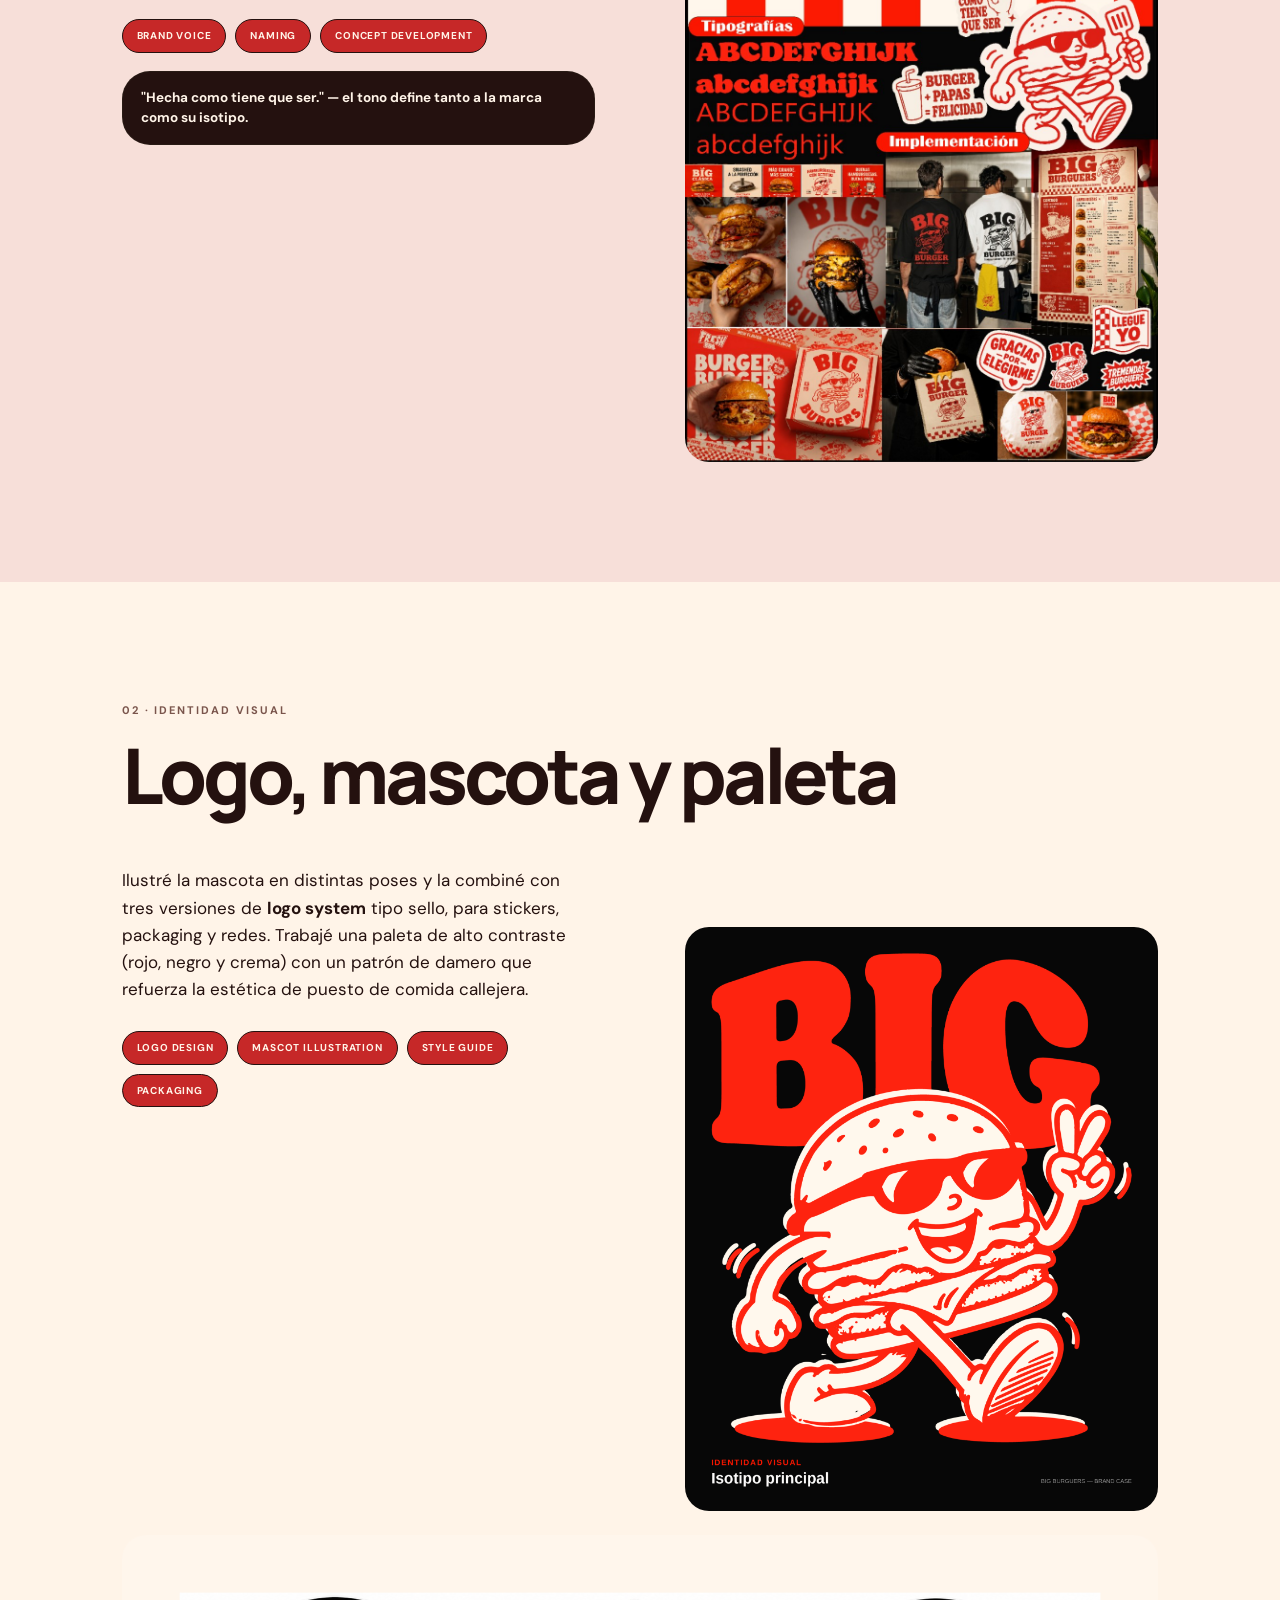
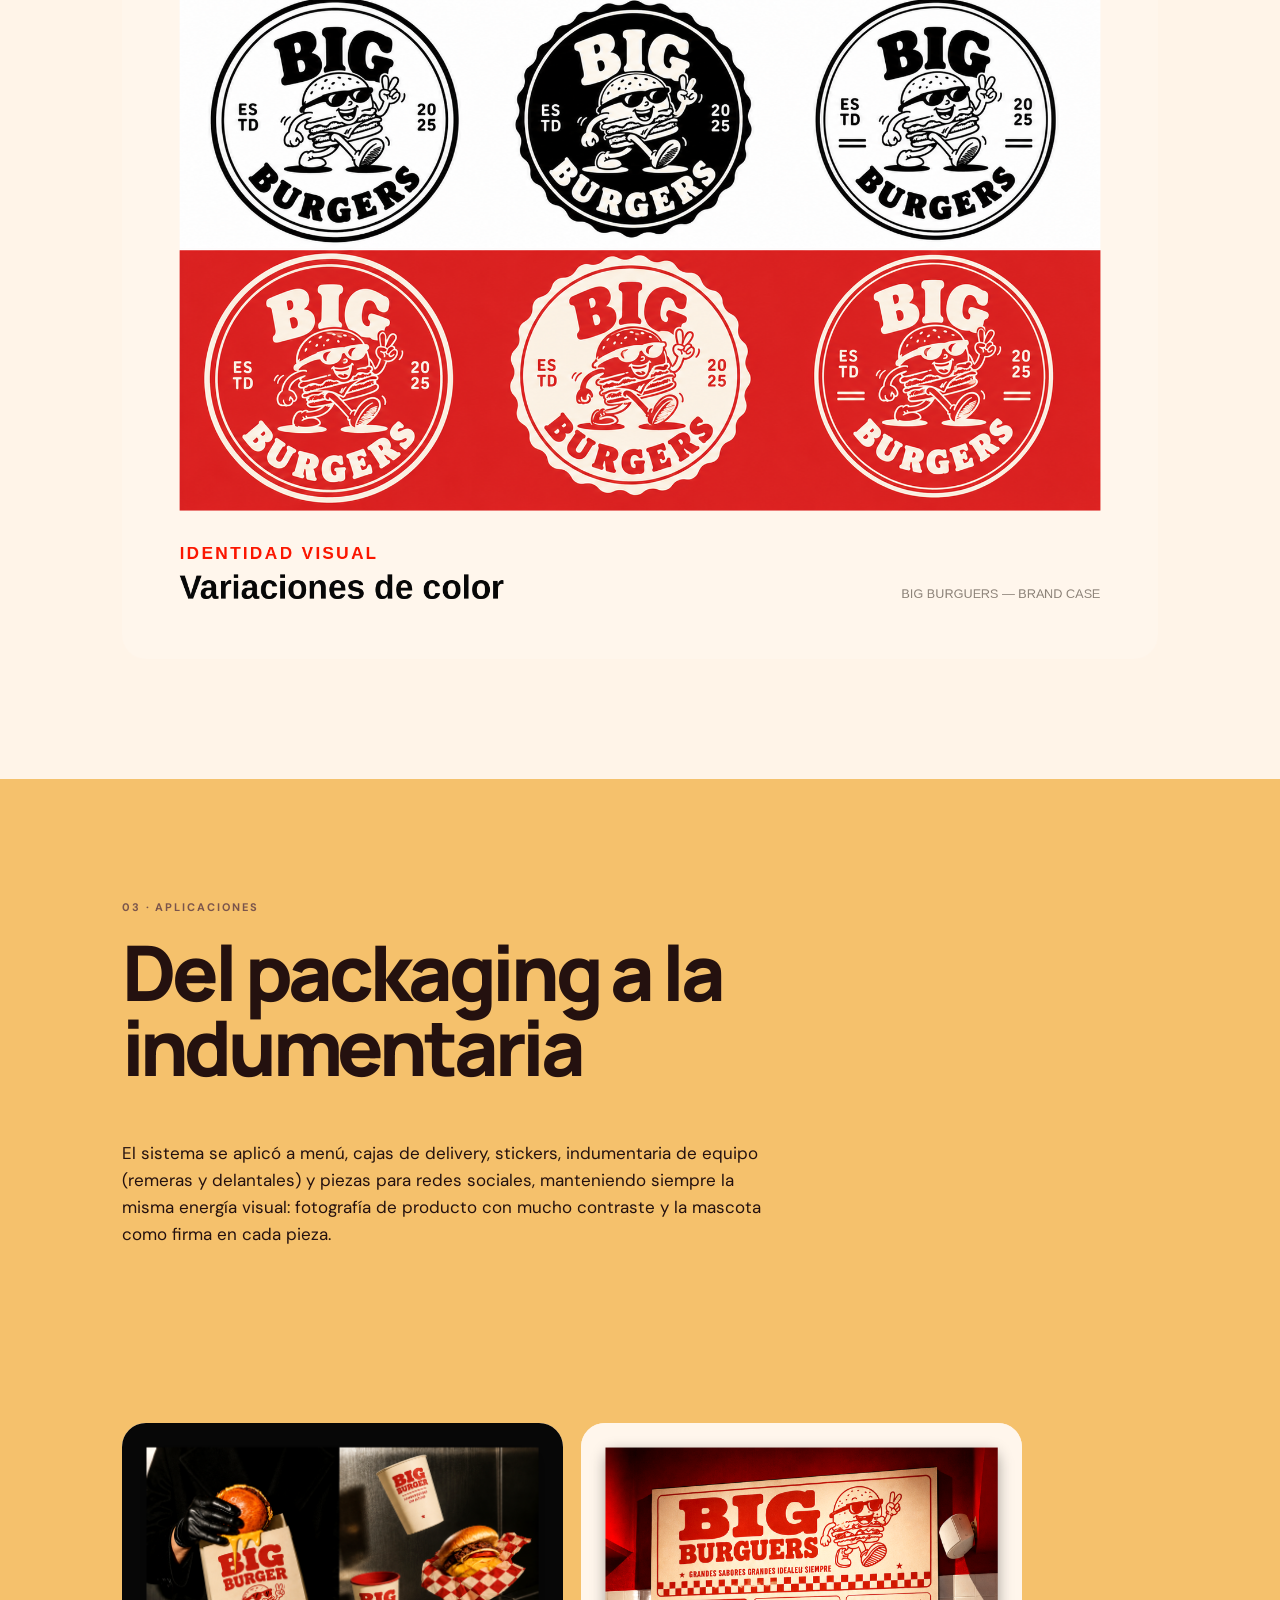
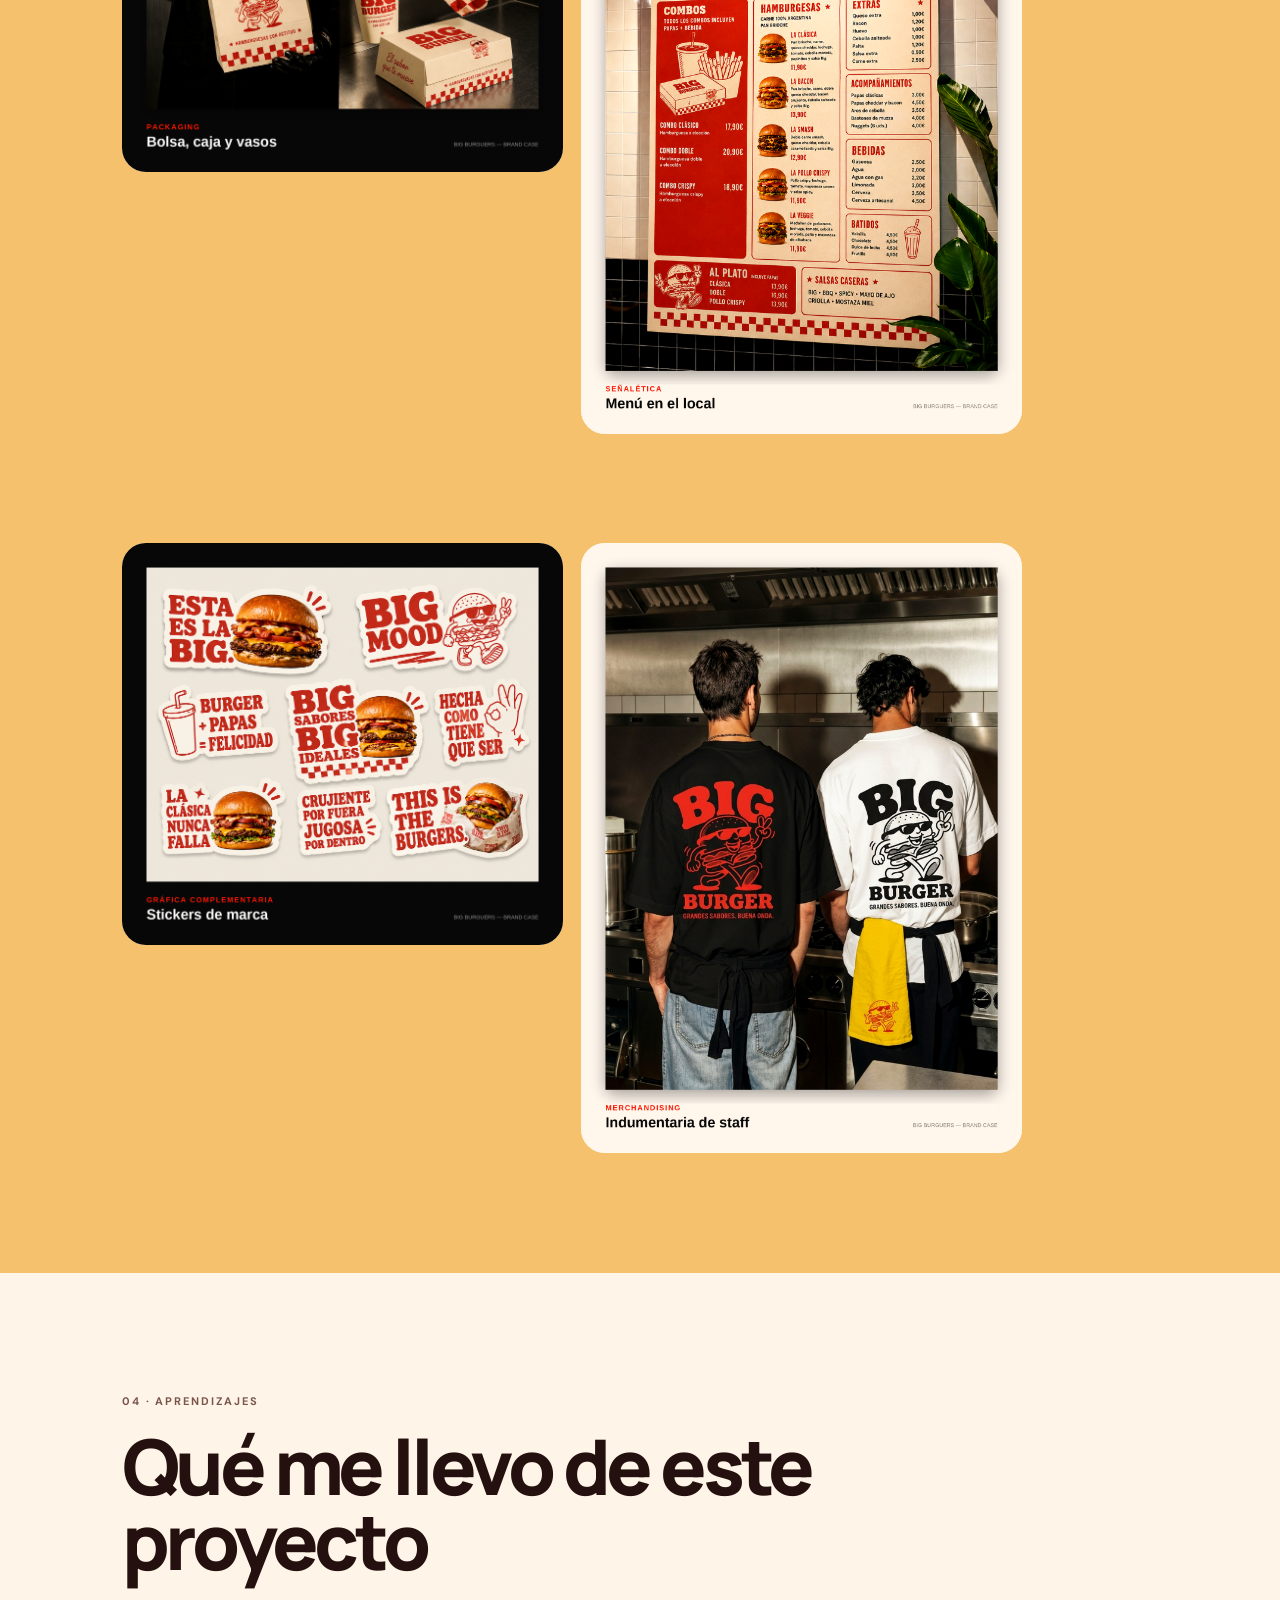
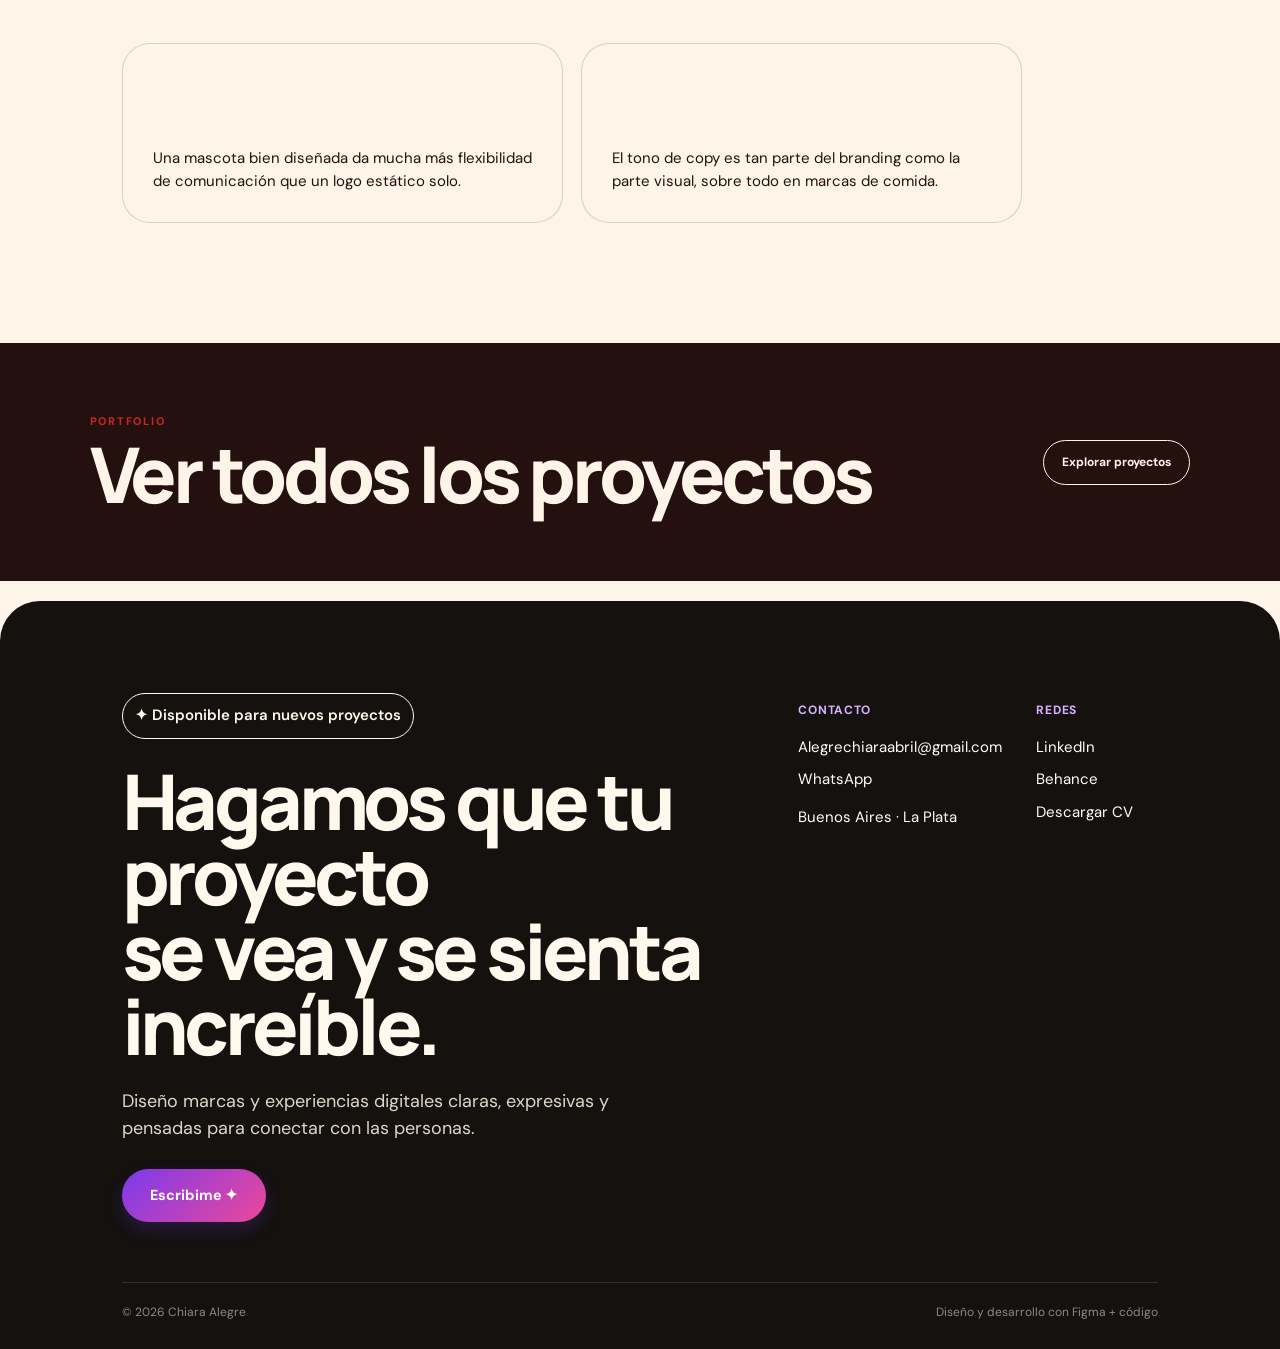
<file: big-burguers.html>
<!DOCTYPE html>
<html lang="es">
<head>
<meta charset="UTF-8">
<meta name="viewport" content="width=device-width, initial-scale=1.0">
<title>Big Burguers — Chiara Alegre</title>
<link rel="stylesheet" href="styles.css">
</head>
<body class="case-jelly-layout big-burguers">

<header>
  <div class="navrow">
    <a href="index.html" class="logo"><span class="dots"><span class="dot r"></span><span class="dot g"></span><span class="dot p"></span></span>&nbsp;Chiara Alegre</a>
    <nav>
      <ul>
        <li><a href="index.html#inicio">Inicio</a></li>
        <li><a href="index.html#trabajo">Trabajo</a></li>
        <li><a href="index.html#proceso">Proceso</a></li>
        <li><a href="index.html#sobre-mi">Sobre mí</a></li>
      </ul>
    </nav>
    <a class="navcta" href="index.html#contacto">Contactarme</a>
  </div>
</header>

<section class="case-hero">
  <div class="wrap">
    <div class="breadcrumb"><a href="index.html">Trabajo</a> / Branding · Delivery</div>
    <div class="case-title-row">
      <h1>Big Burguers</h1>
    </div>
    <p class="hero-sub" style="margin-top:0;">Marca urbana, divertida y de alto impacto para una hamburguesería, con una mascota ilustrada como protagonista de todo el sistema.</p>
    <div class="case-meta"><div><span>Rol</span><b>Brand Designer</b></div><div><span>Año</span><b>2025</b></div><div><span>Tipo</span><b>Visual Identity · Food</b></div><div><span>Herramientas</span><b>Illustrator · Photoshop</b></div></div>
    <div class="case-cover"><img src="images/bigportada.png" alt="Big Burguers — más grandes, más ricas, más big"></div>
  </div>
</section>

<section class="case-section">
  <div class="wrap">
    <span class="stepnum">01 · Concepto</span>
    <h2>Brief y tono de marca</h2>

    <div class="case-body-grid">
      <div class="case-text">
        <p>El objetivo fue crear una marca que se sintiera tan divertida y directa como el producto: hamburguesas grandes, sin vueltas. Definí un tono de comunicación urbano y con actitud ("Hecha como tiene que ser", "Burger + Papas = Felicidad") y una mascota —una hamburguesa con lentes de sol y actitud— como eje central del <strong>brand identity</strong>.</p>
        <p>La idea fue que la marca hablara como habla su público: directo, con humor y sin vueltas, para que cada pieza —desde un sticker hasta una remera de staff— se sintiera parte de la misma conversación.</p>
        <div class="chiplist">
          <span class="chip on">Brand Voice</span>
          <span class="chip on">Naming</span>
          <span class="chip on">Concept Development</span>
        </div>
        <div class="warn-card">"Hecha como tiene que ser." — el tono define tanto a la marca como su isotipo.</div>
      </div>
      <div class="gallery">
        <img src="images/bigburguers.png" alt="Big Burguers — sistema de marca">
      </div>
    </div>

  </div>
</section>

<section class="case-section">
  <div class="wrap">
    <span class="stepnum">02 · Identidad visual</span>
    <h2>Logo, mascota y paleta</h2>

    <div class="case-body-grid">
      <div class="case-text">
        <p>Ilustré la mascota en distintas poses y la combiné con tres versiones de <strong>logo system</strong> tipo sello, para stickers, packaging y redes. Trabajé una paleta de alto contraste (rojo, negro y crema) con un patrón de damero que refuerza la estética de puesto de comida callejera.</p>
        <div class="chiplist">
          <span class="chip on">Logo Design</span>
          <span class="chip on">Mascot Illustration</span>
          <span class="chip on">Style Guide</span>
          <span class="chip on">Packaging</span>
        </div>
      </div>
      <div class="gallery">
        <img src="images/01-isotipo.png" alt="Big Burguers — isotipo principal de la mascota">
      </div>
    </div>

    <div class="gallery" style="margin-top:24px;">
      <img src="images/05-variaciones.png" alt="Big Burguers — variaciones de color del sello de marca">
    </div>

  </div>
</section>

<section class="case-section">
  <div class="wrap">
    <span class="stepnum">03 · Aplicaciones</span>
    <h2>Del packaging a la indumentaria</h2>

    <div class="case-body-grid single">
      <div class="case-text"><p>El sistema se aplicó a menú, cajas de delivery, stickers, indumentaria de equipo (remeras y delantales) y piezas para redes sociales, manteniendo siempre la misma energía visual: fotografía de producto con mucho contraste y la mascota como firma en cada pieza.</p></div>
      <div class="gallery g2">
        <img src="images/04-packaging.png" alt="Big Burguers — bolsa, caja y vasos de packaging">
        <img src="images/02-menu.png" alt="Big Burguers — menú señalético en el local">
      </div>
      <div class="gallery g2" style="margin-top:20px;">
        <img src="images/06-stickers.png" alt="Big Burguers — set de stickers de marca">
        <img src="images/07-indumentaria.png" alt="Big Burguers — indumentaria de staff">
      </div>
    </div>

  </div>
</section>

<section class="case-section">
  <div class="wrap">
    <span class="stepnum">04 · Aprendizajes</span>
    <h2>Qué me llevo de este proyecto</h2>

    <div class="case-body-grid single">
      <div class="insight-cards" style="grid-template-columns:1fr 1fr;">
        <div class="insight-card"><p>Una mascota bien diseñada da mucha más flexibilidad de comunicación que un logo estático solo.</p></div>
        <div class="insight-card"><p>El tono de copy es tan parte del branding como la parte visual, sobre todo en marcas de comida.</p></div>
      </div>
    </div>

  </div>
</section>

<a href="itze.html" class="next-project">
  <div>
    <div class="np-label">Siguiente proyecto</div>
    <h3>Las Sombras de Itze →</h3>
  </div>
  <span class="arrow">→</span>
</a>

<footer id="contacto">
  <div class="wrap">
    <div class="foot-grid">
      <div class="foot-intro">
        <span class="pill">✦ Disponible para nuevos proyectos</span>
        <h2>Hagamos que tu proyecto<br>se vea y se sienta increíble.</h2>
        <p>Diseño marcas y experiencias digitales claras, expresivas y pensadas para conectar con las personas.</p>
        <a href="mailto:Alegrechiaraabril@gmail.com" class="btn primary">Escribime ✦</a>
      </div>
      <div class="foot-details">
        <div class="foot-col">
          <h5>Contacto</h5>
          <a href="mailto:Alegrechiaraabril@gmail.com">Alegrechiaraabril@gmail.com</a>
          <a href="https://wa.me/542213995221?text=Hola%20Chiara%2C%20quiero%20consultarte%20por%20un%20proyecto." target="_blank" rel="noopener">WhatsApp</a>
          <p>Buenos Aires · La Plata</p>
        </div>
        <div class="foot-col">
          <h5>Redes</h5>
          <a href="https://www.linkedin.com/in/chiaraalegre" target="_blank" rel="noopener">LinkedIn</a>
          <a href="https://www.behance.net/chiaraalegre0" target="_blank" rel="noopener">Behance</a>
          <a href="CV-Chiara-Alegre.pdf" download>Descargar CV</a>
        </div>
      </div>
    </div>
    <div class="foot-bottom">
      <span>© 2026 Chiara Alegre</span>
      <span>Diseño y desarrollo con Figma + código</span>
    </div>
  </div>
</footer>
<script src="project-ui.js"></script>
</body>
</html>
</file>
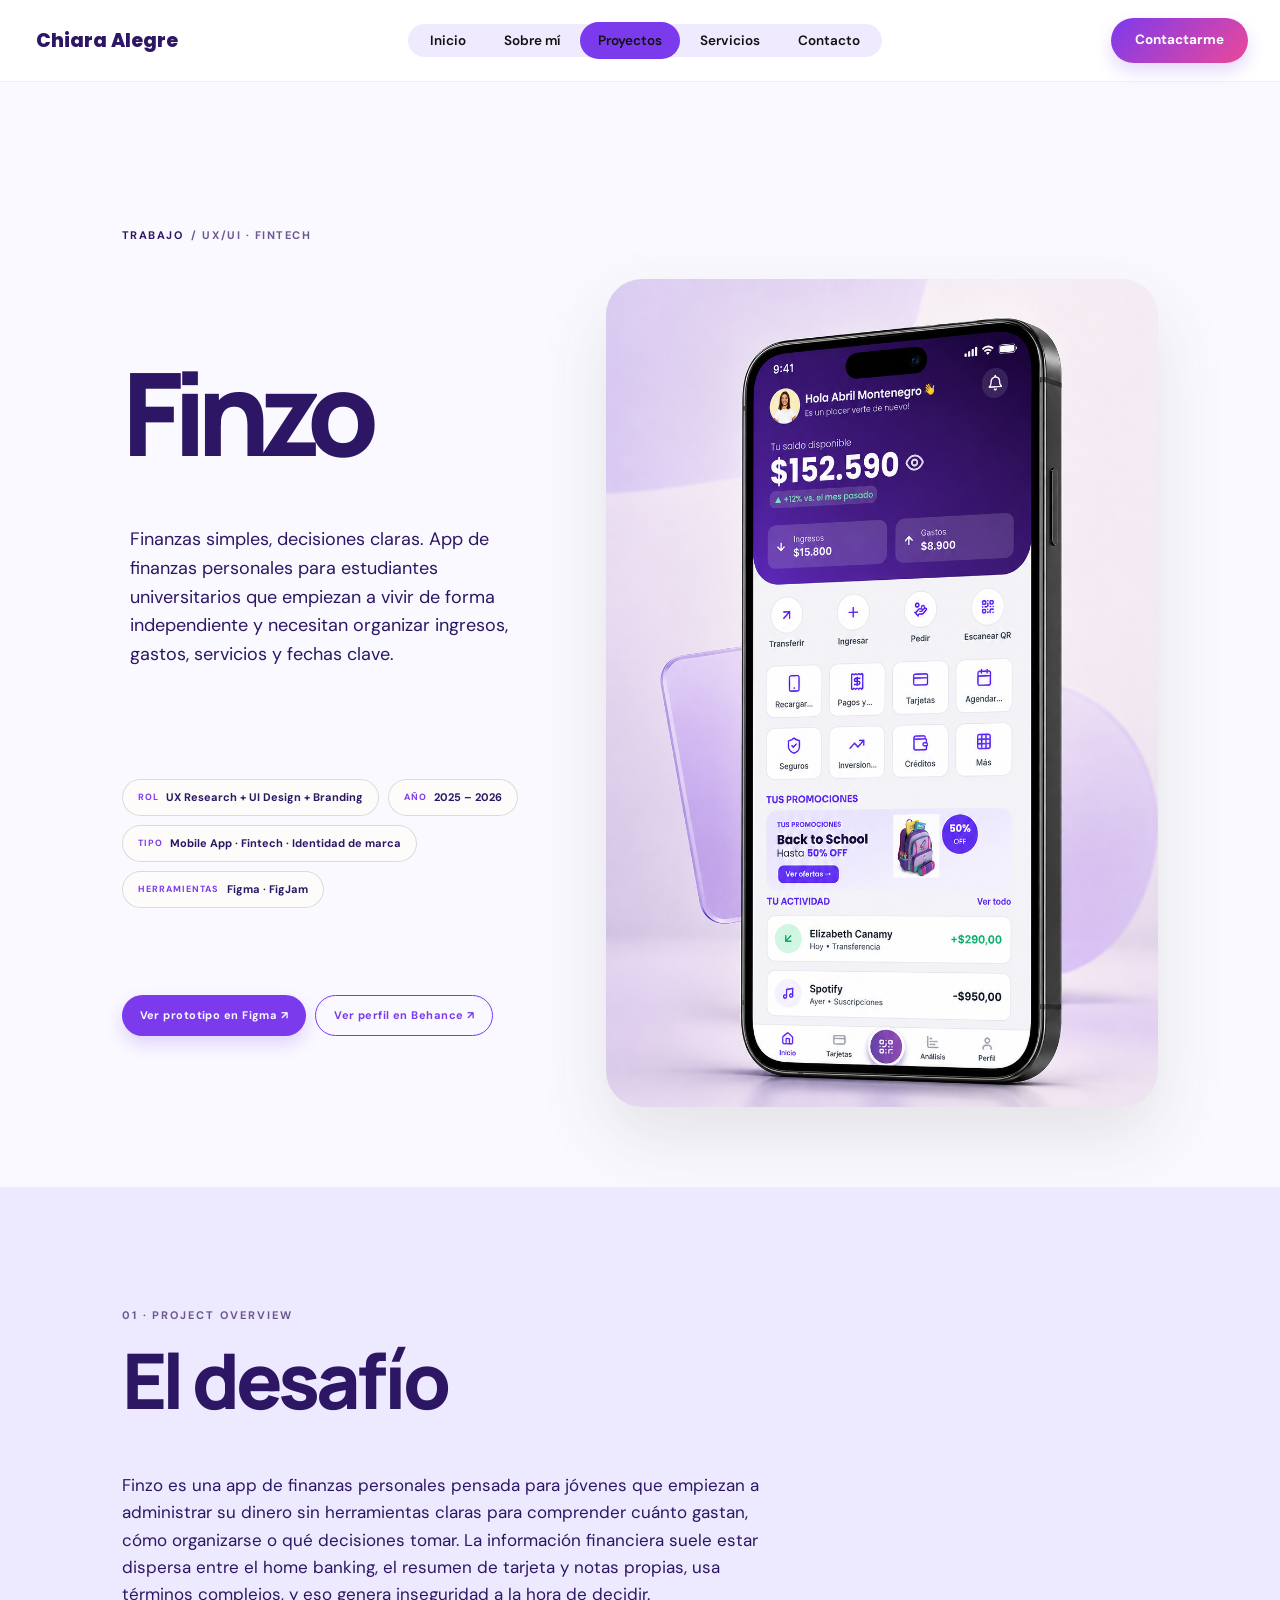
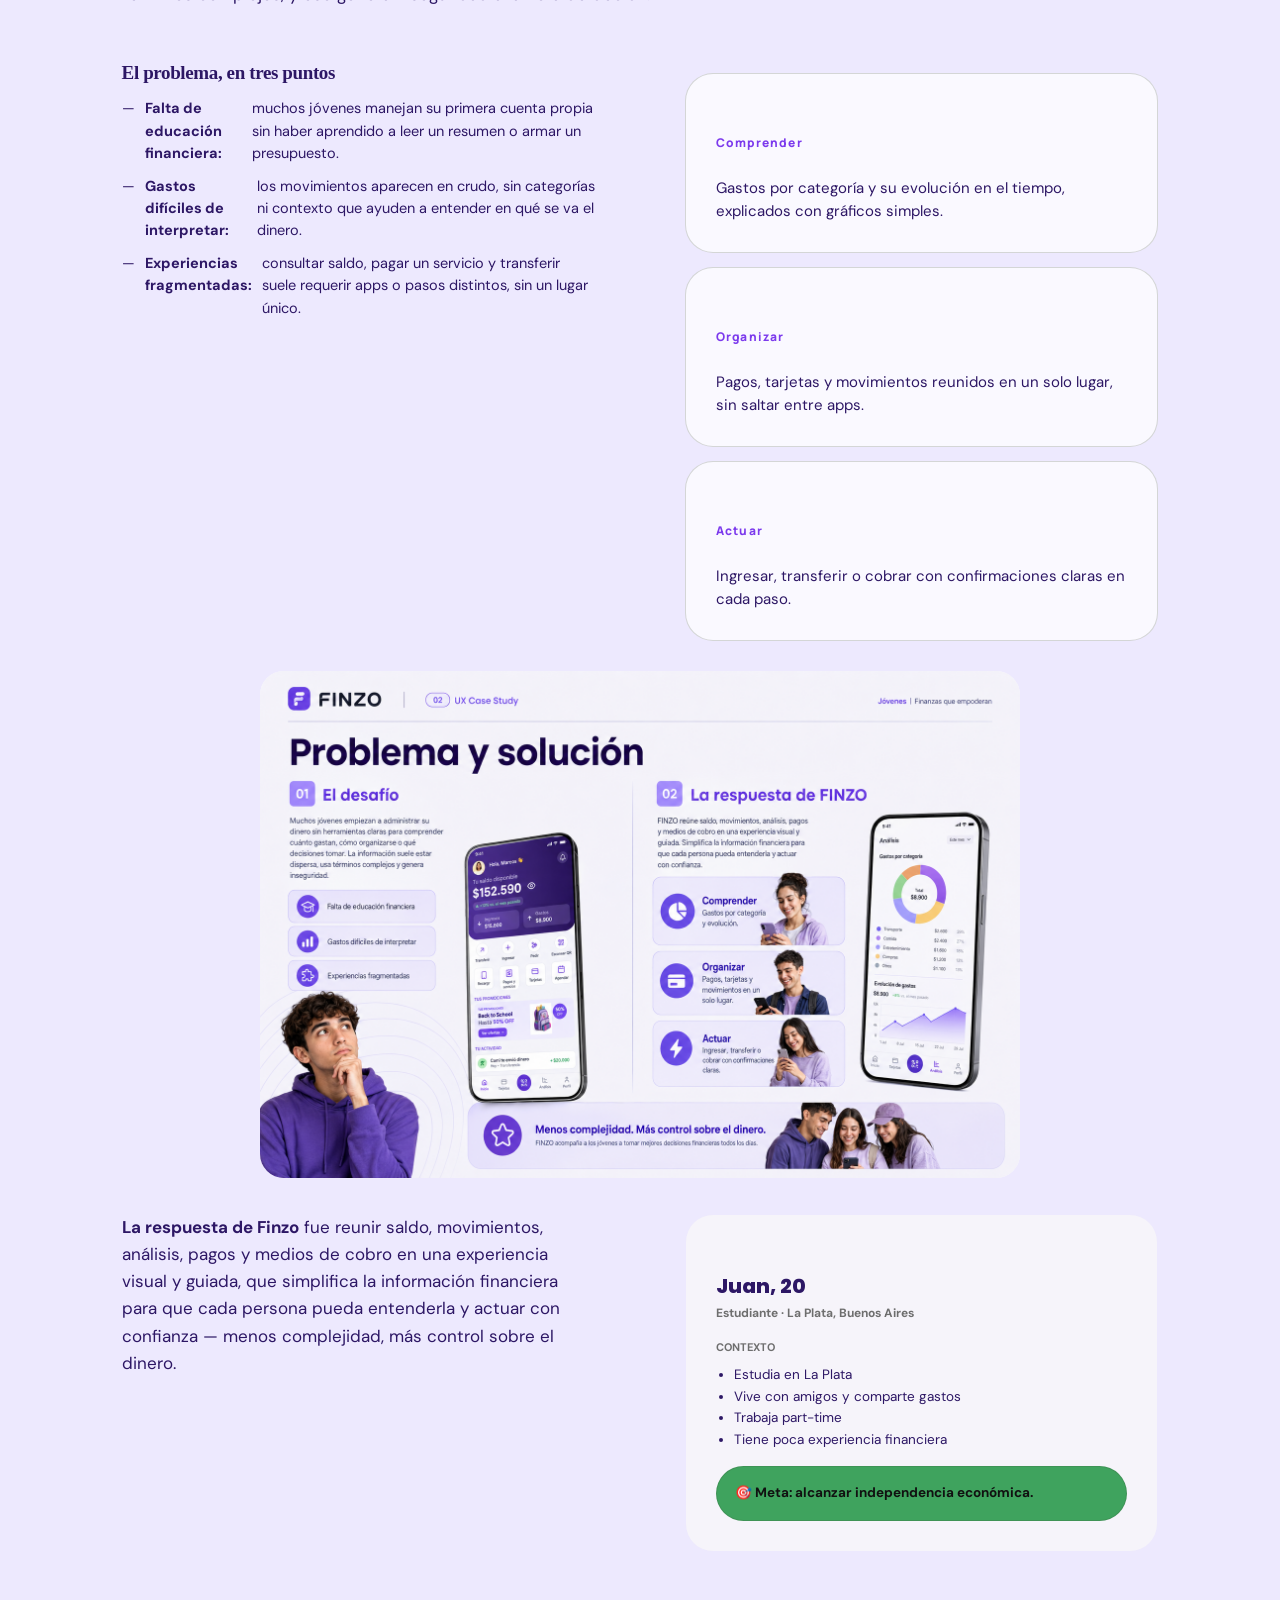
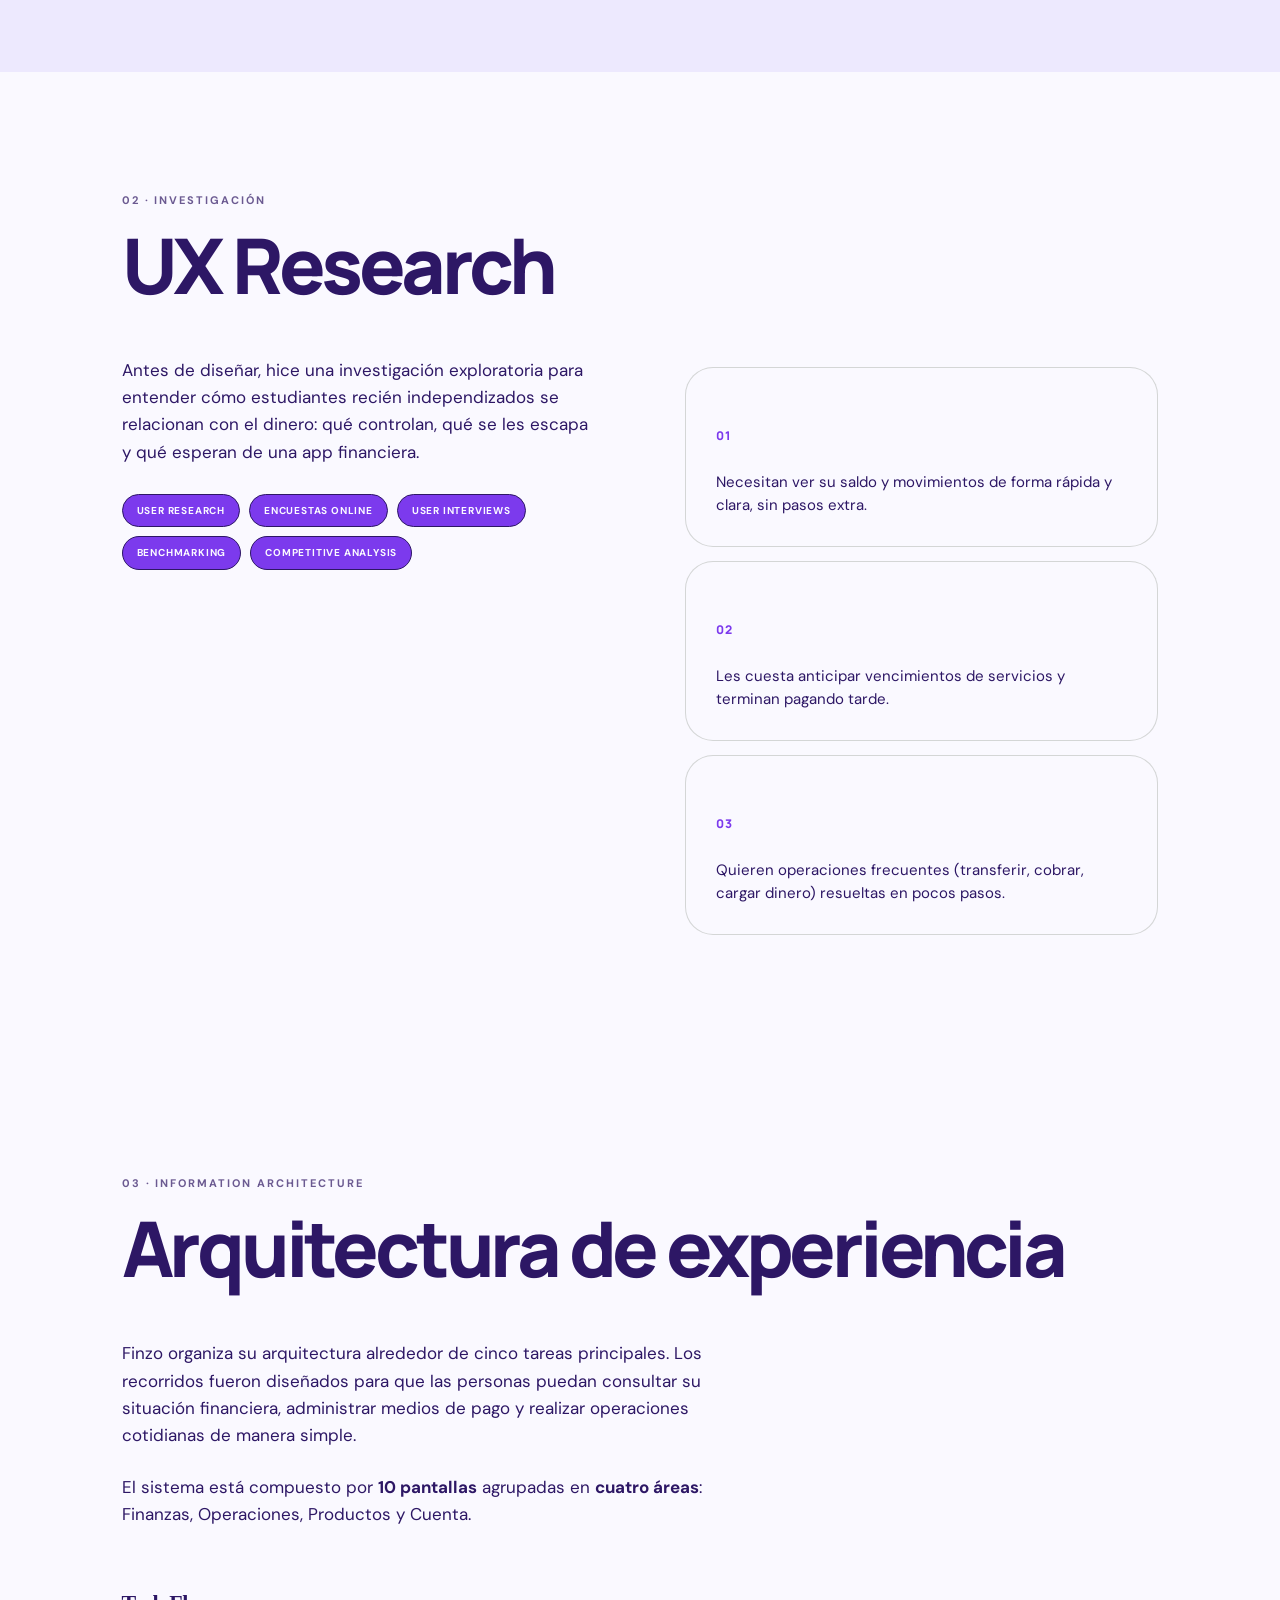
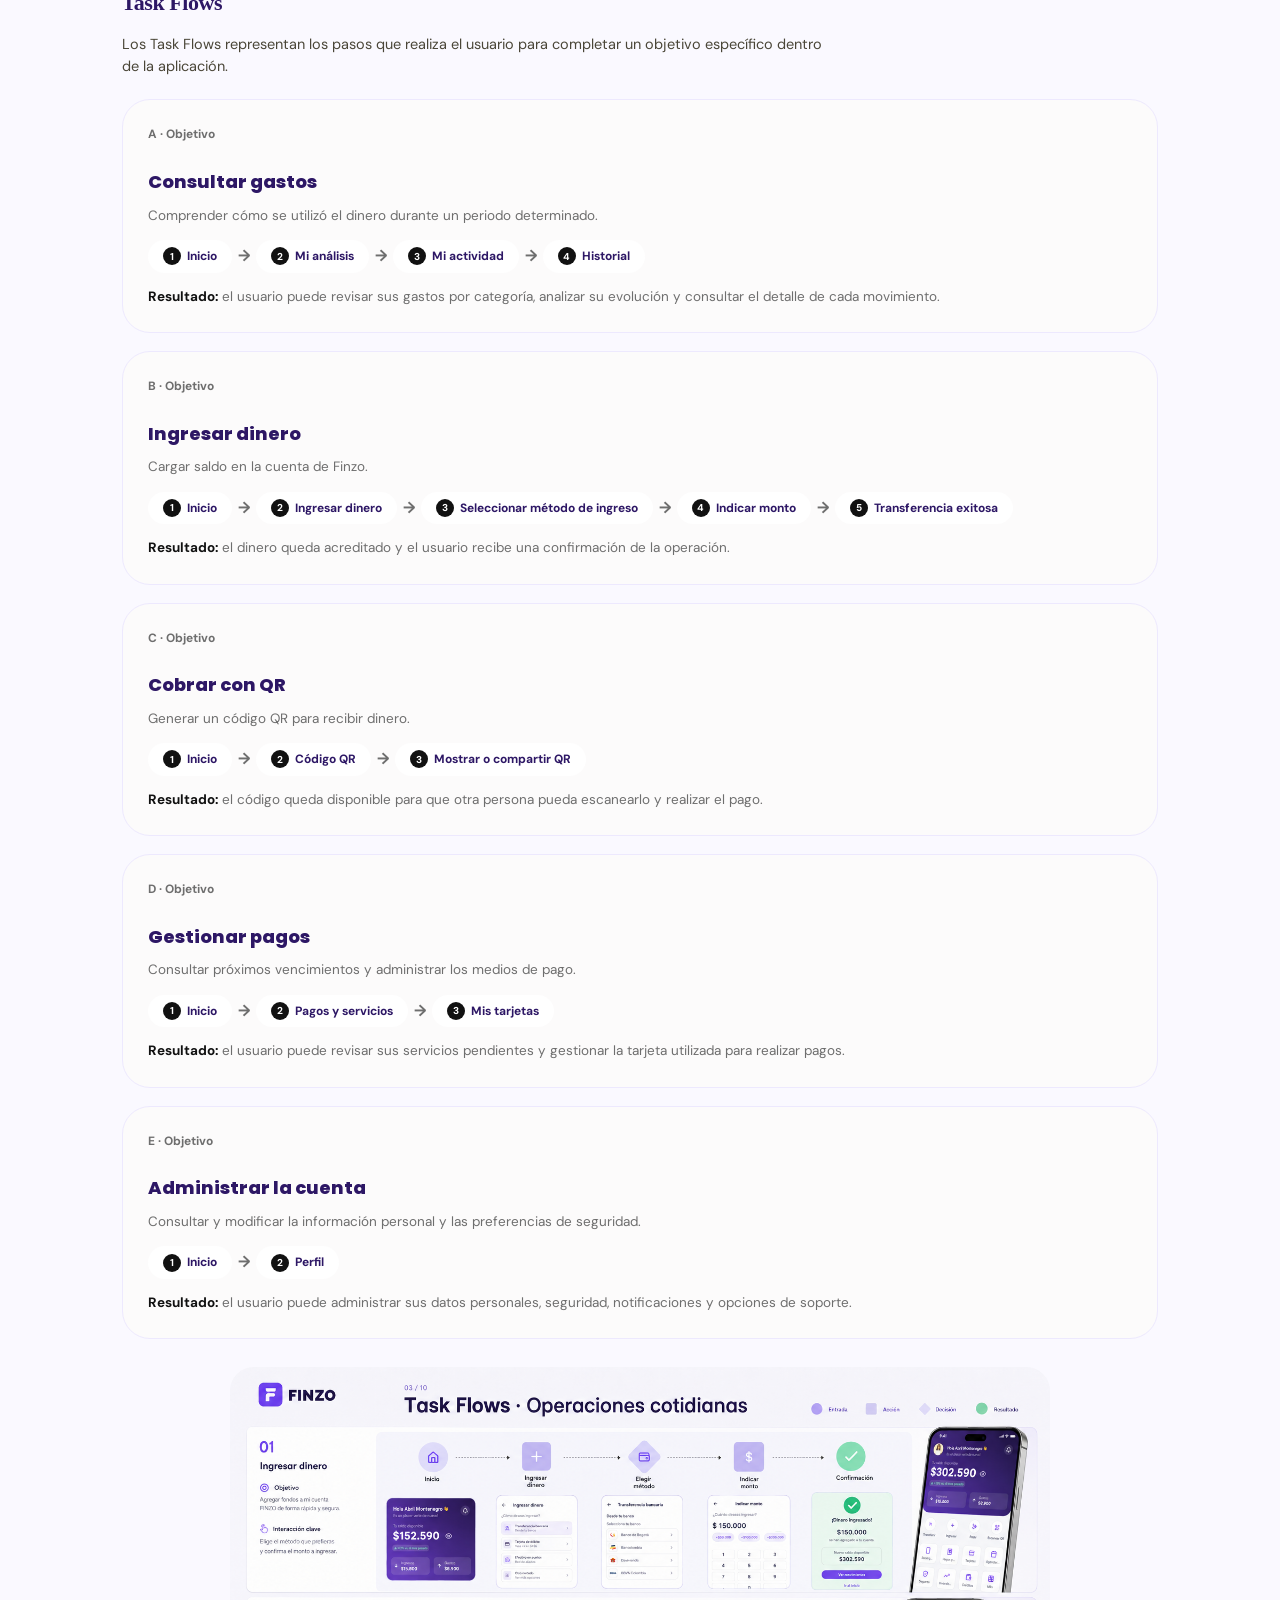
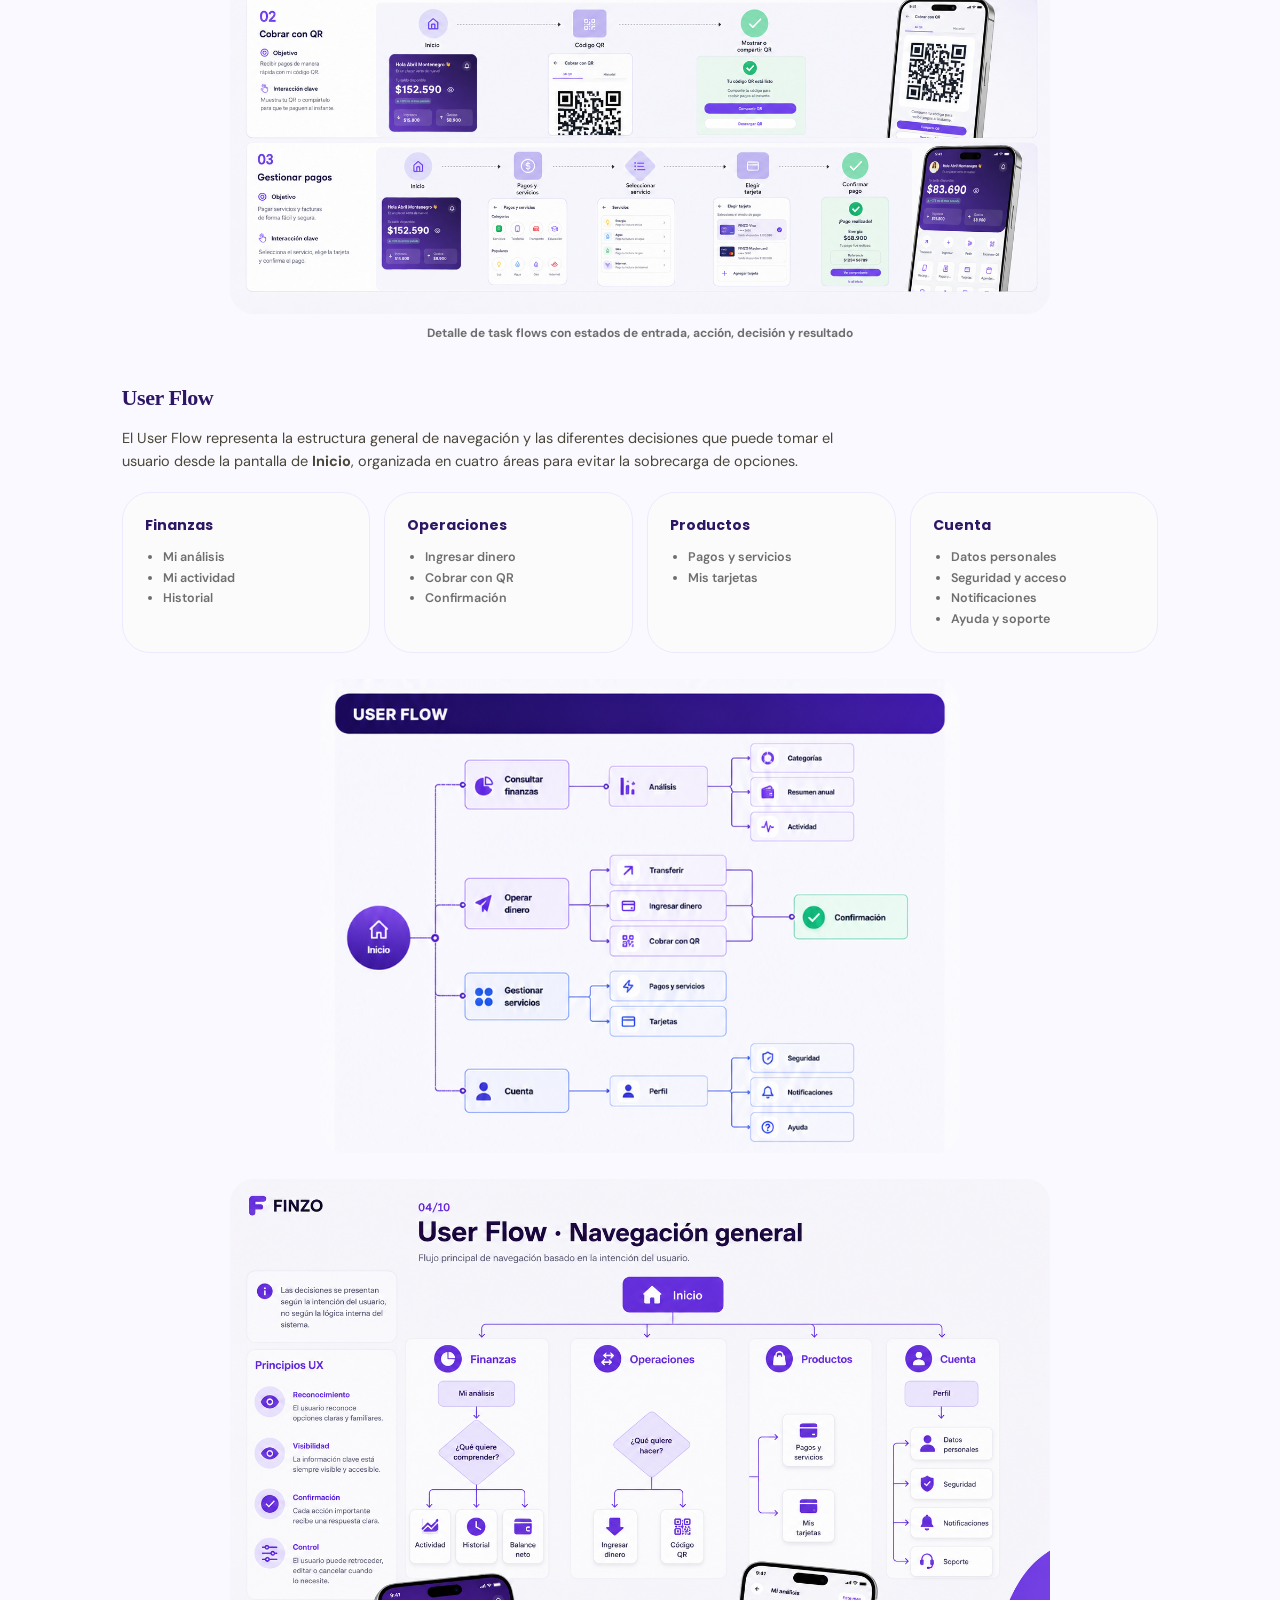
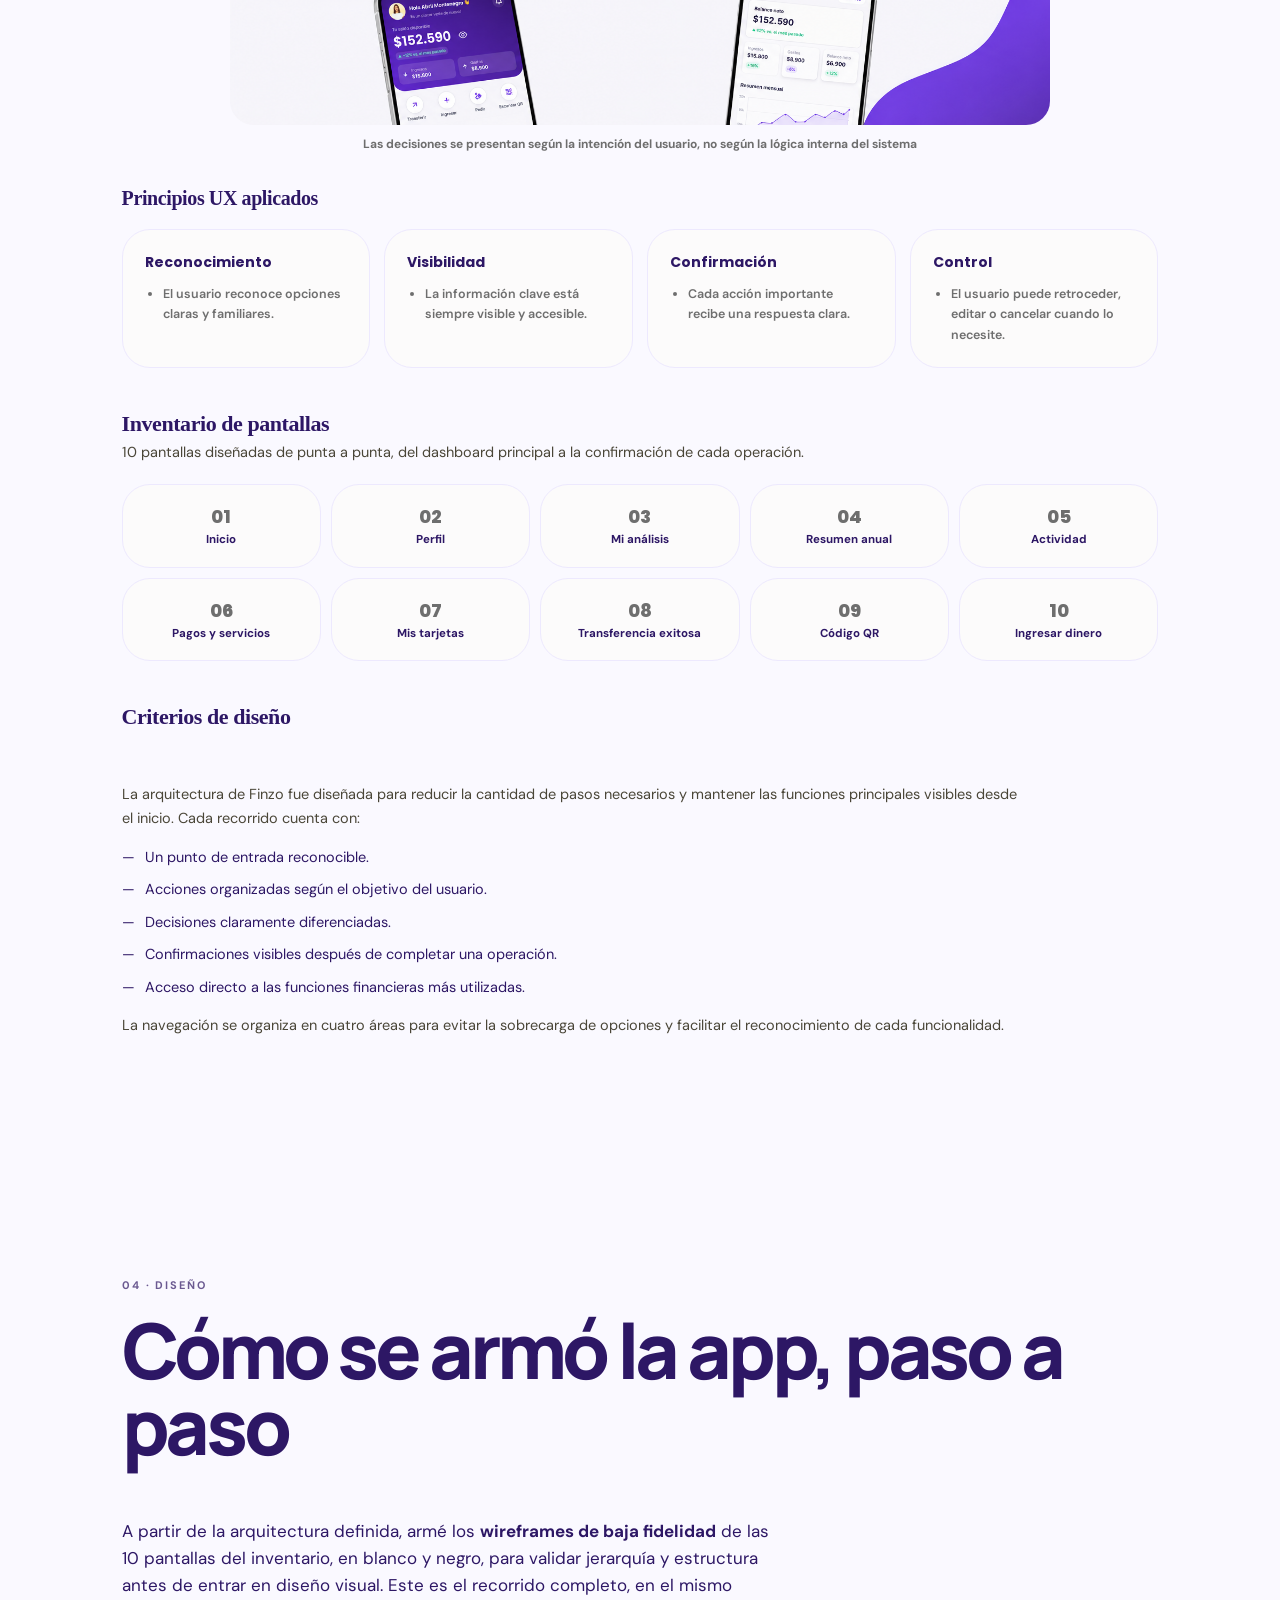
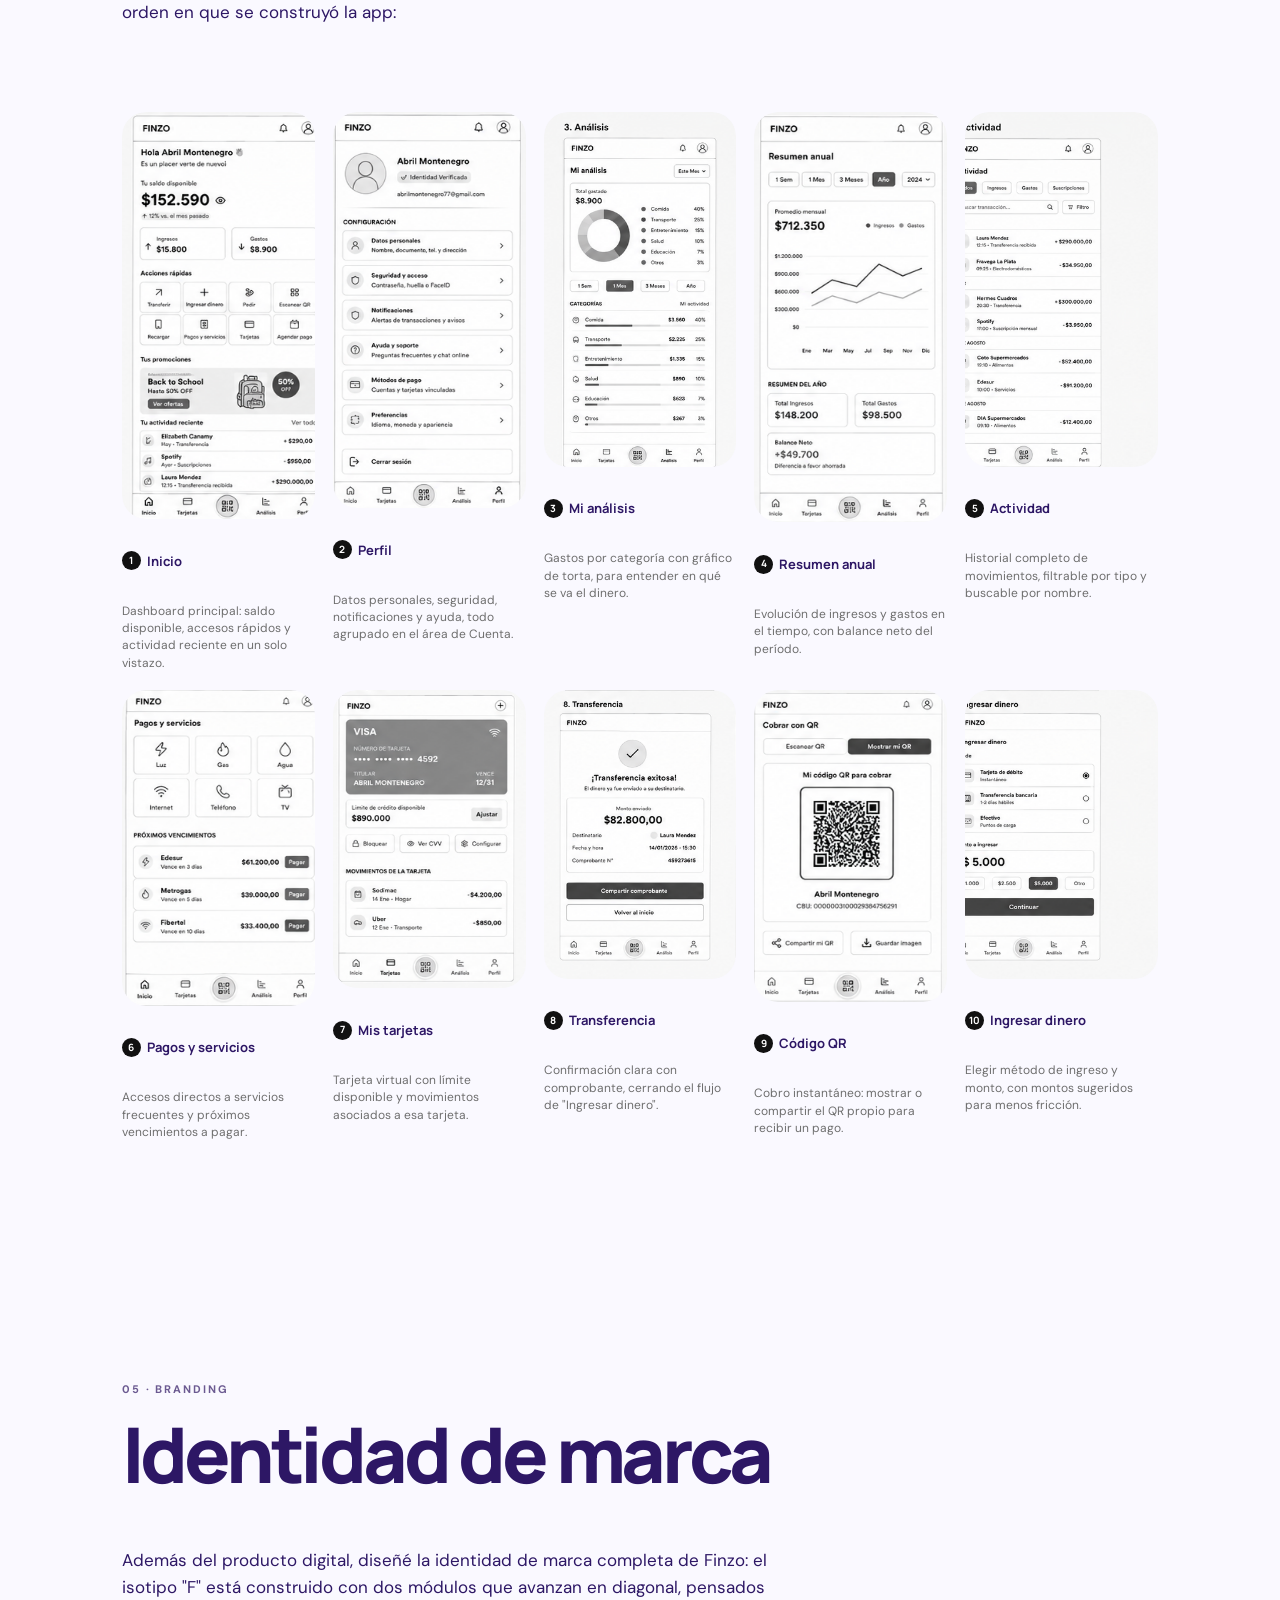
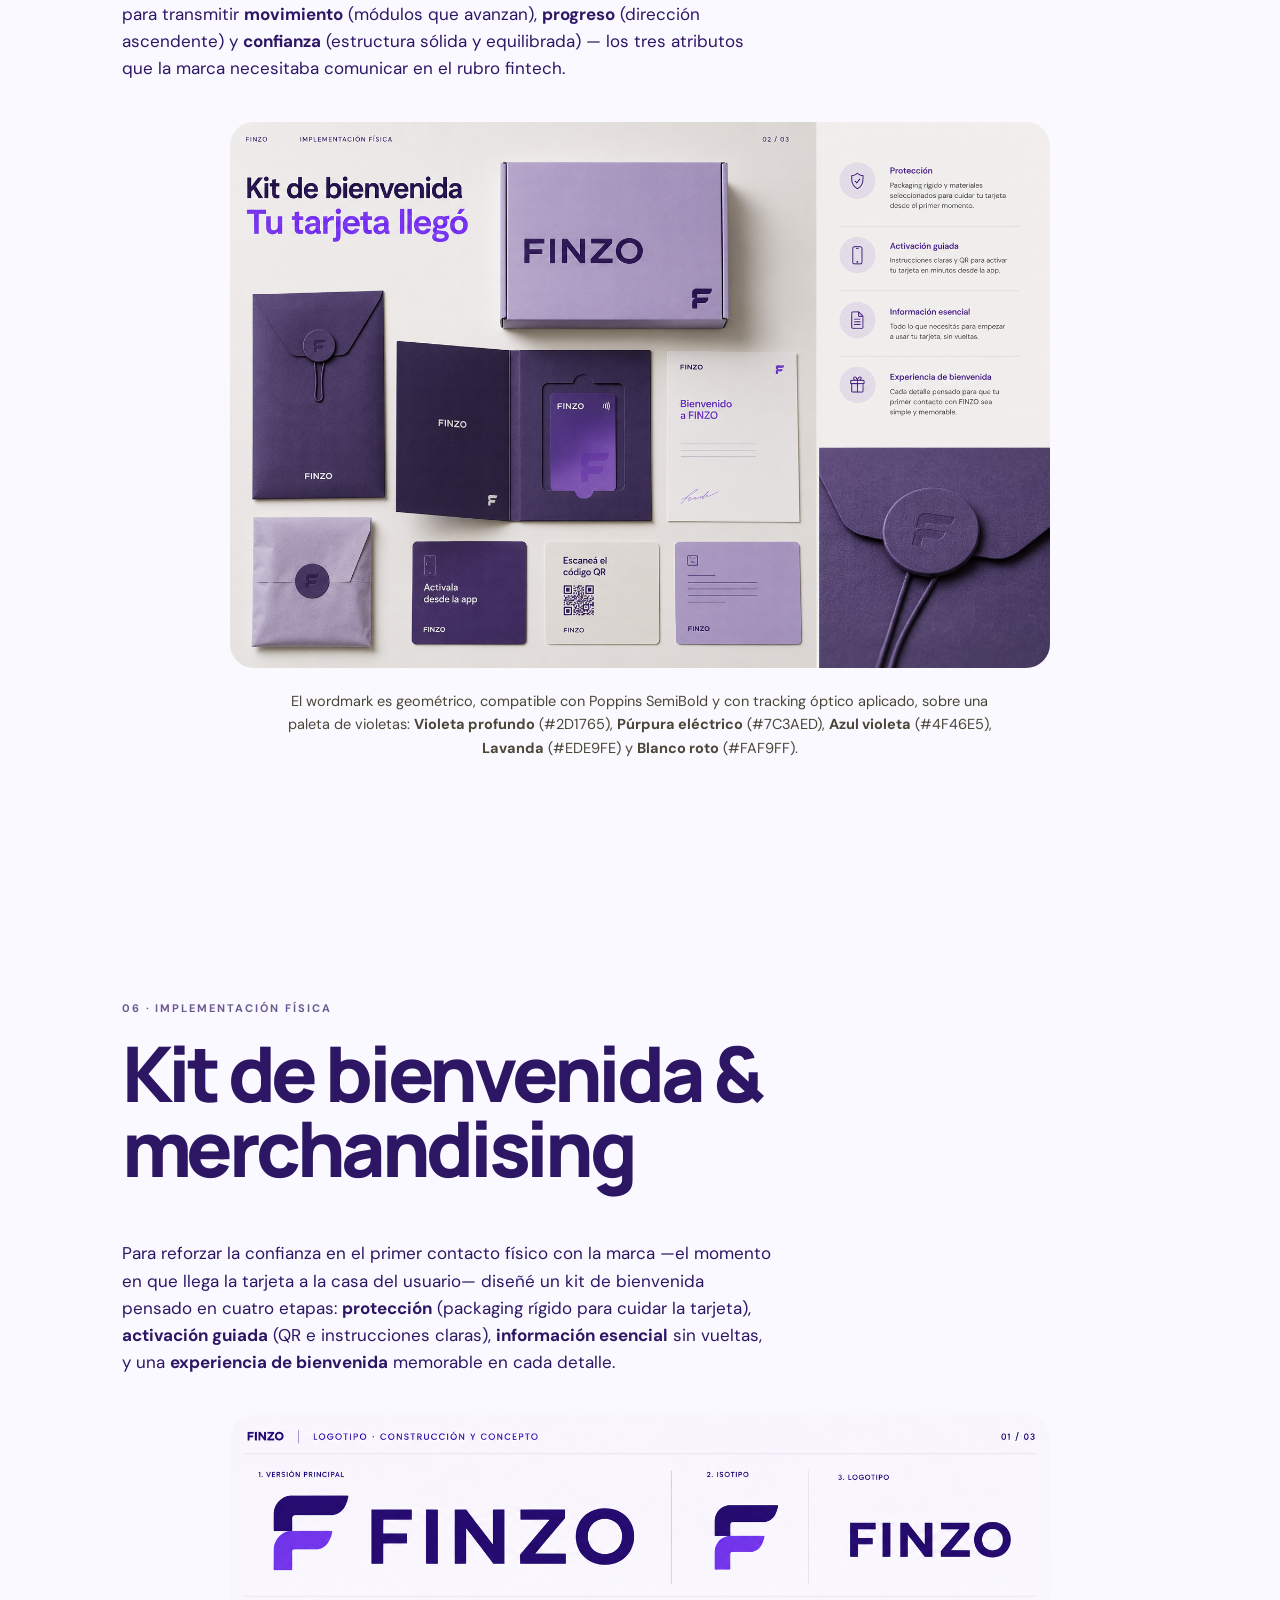
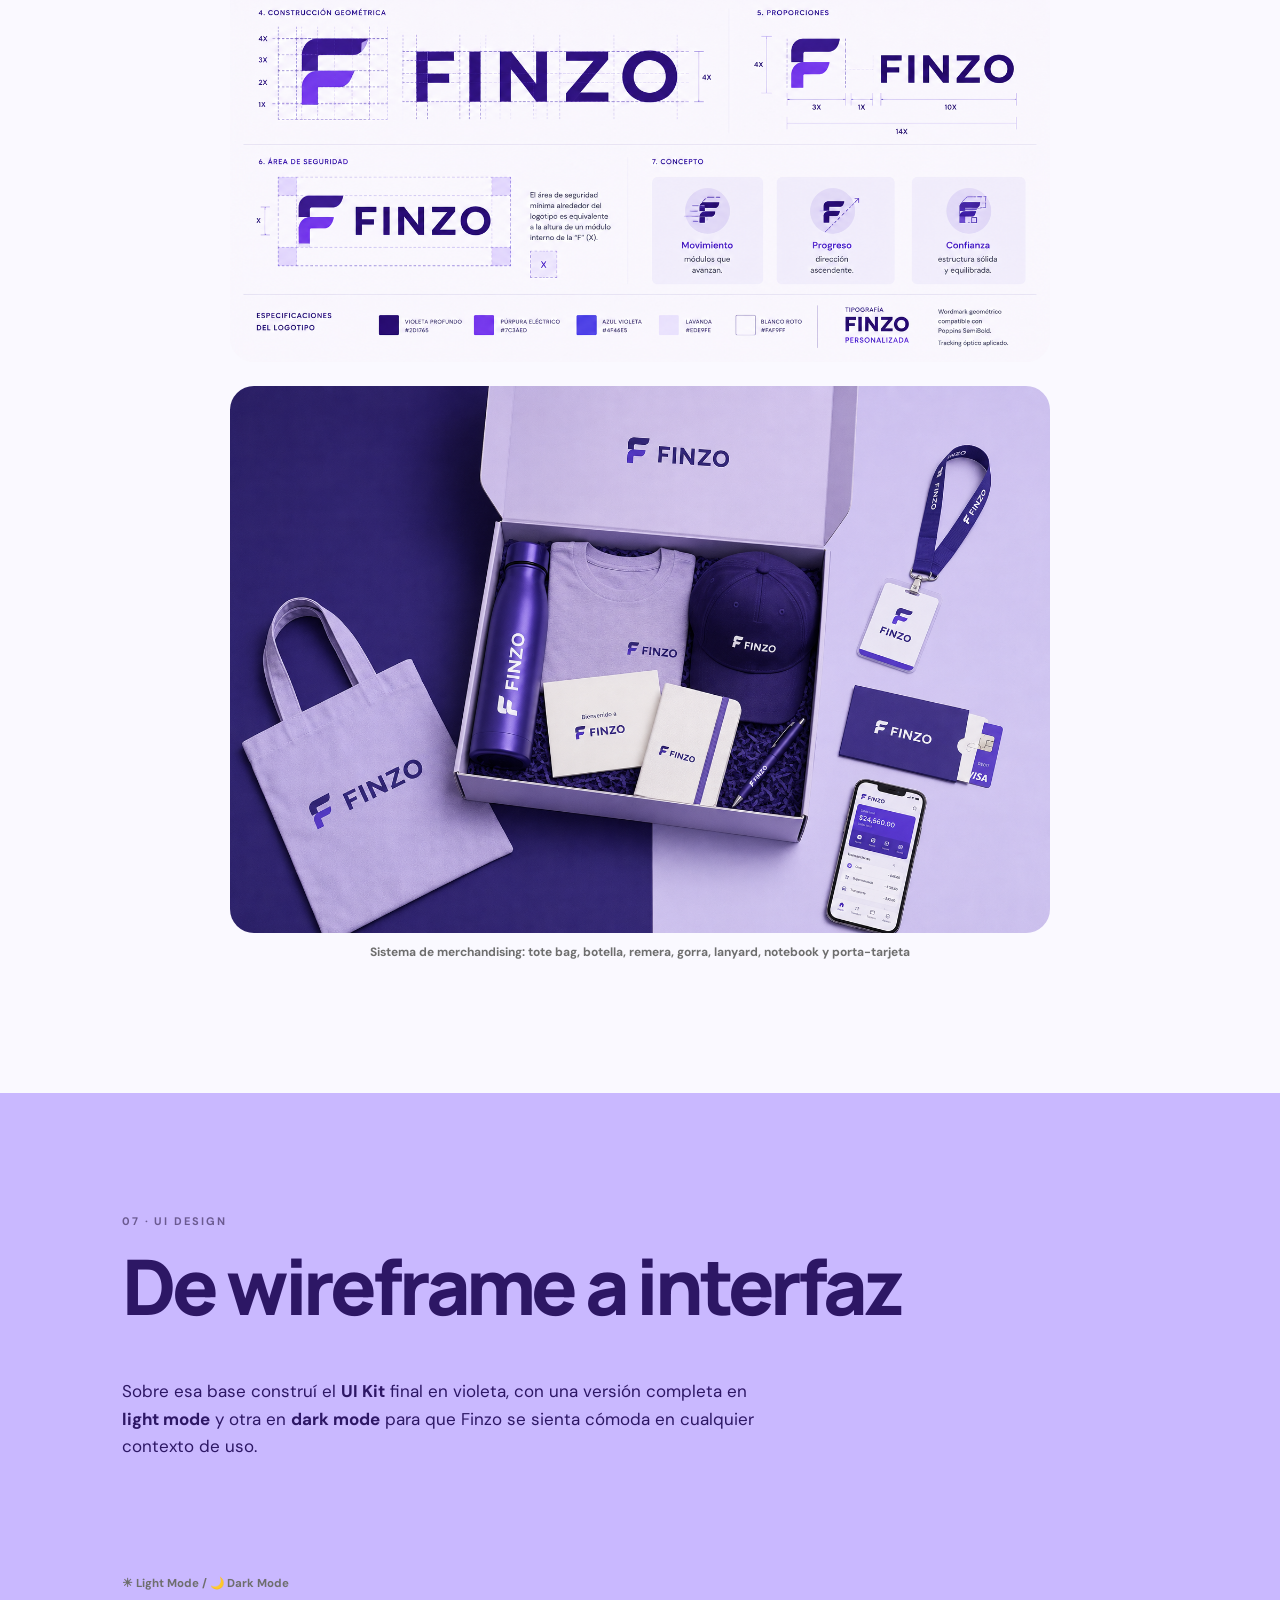
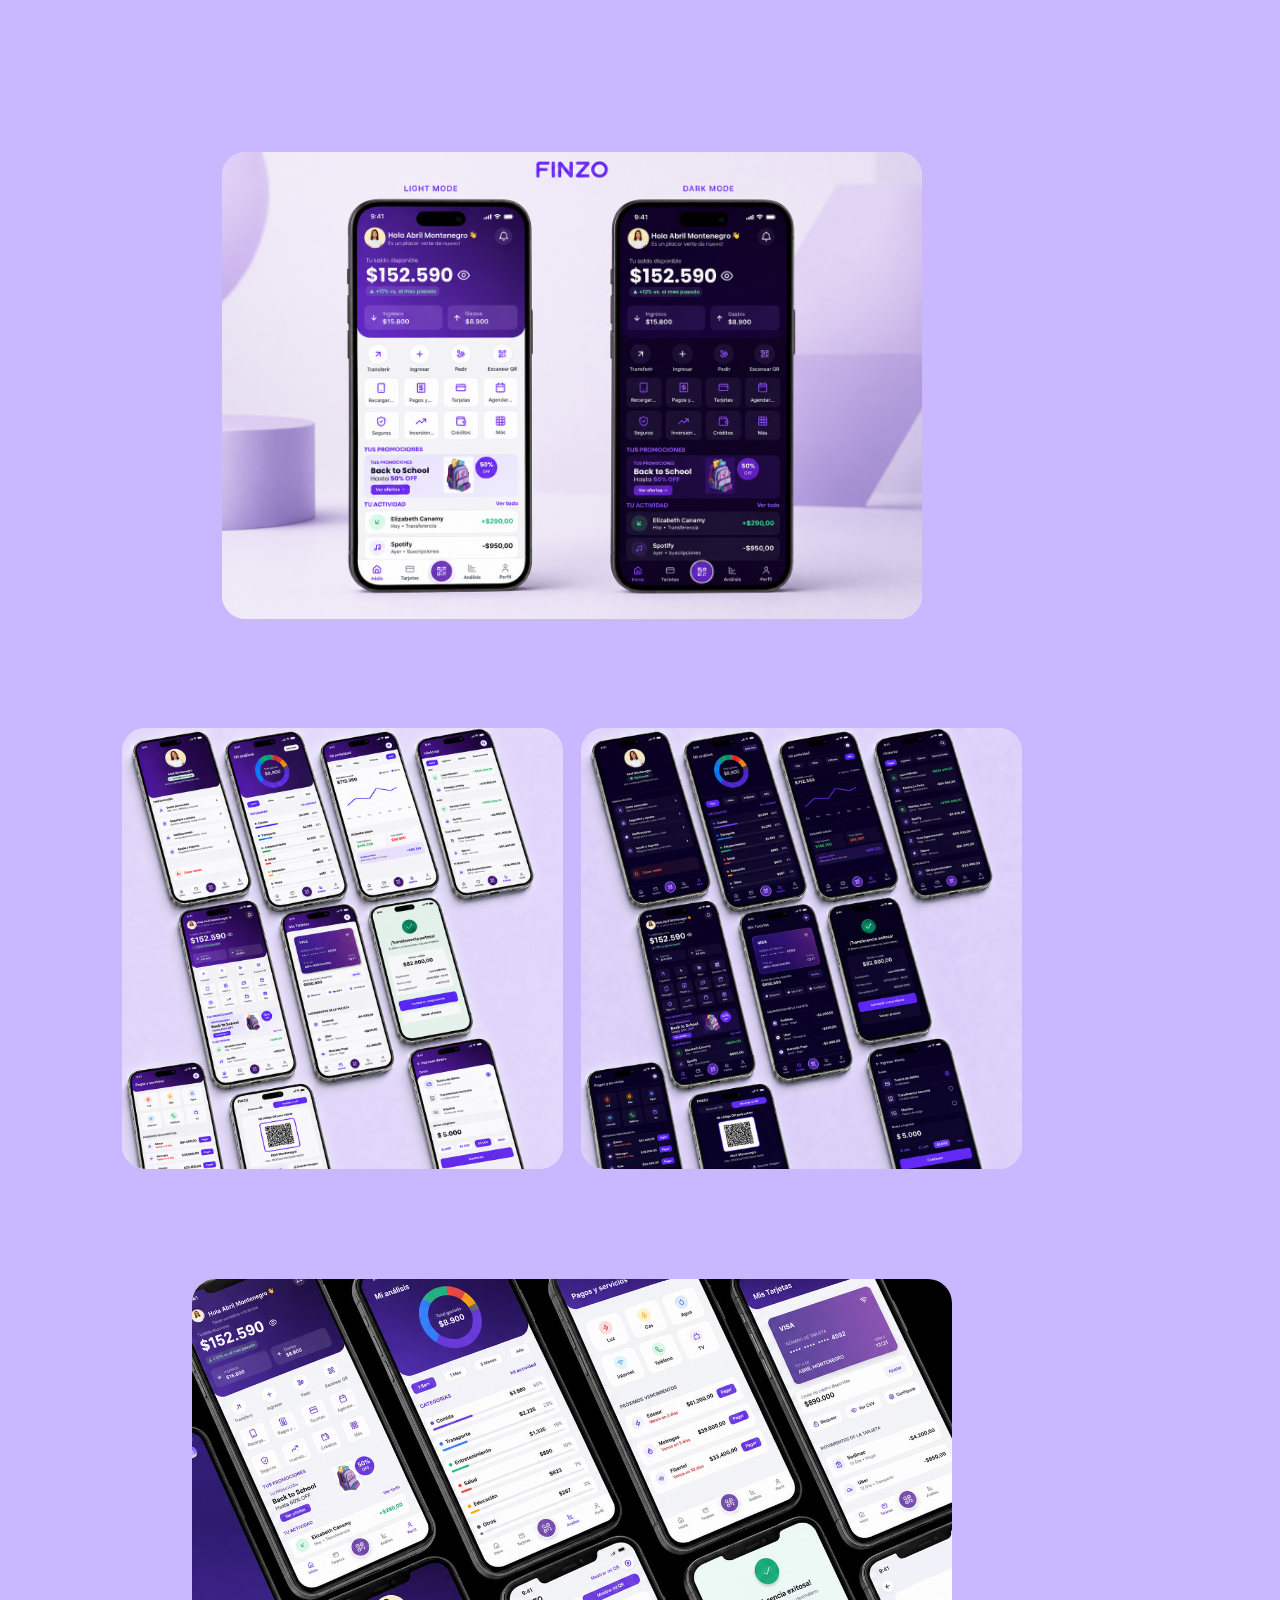
<file: fynzo.html>
<!DOCTYPE html>
<html lang="es">
<head>
<meta charset="UTF-8">
<meta name="viewport" content="width=device-width, initial-scale=1.0">
<title>Finzo — Chiara Alegre</title>
<link rel="stylesheet" href="styles.css">
</head>
<body class="case-jelly-layout fynzo">

<header>
  <div class="navrow">
    <a href="index.html" class="logo"><span class="dots"><span class="dot r"></span><span class="dot g"></span><span class="dot p"></span></span>&nbsp;Chiara Alegre</a>
    <nav>
      <ul>
        <li><a href="index.html#inicio">Inicio</a></li>
        <li><a href="index.html#trabajo">Trabajo</a></li>
        <li><a href="index.html#proceso">Proceso</a></li>
        <li><a href="index.html#sobre-mi">Sobre mí</a></li>
      </ul>
    </nav>
    <a class="navcta" href="index.html#contacto">Contactarme</a>
  </div>
</header>

<!-- HERO -->
<section class="case-hero">
  <div class="wrap">
    <div class="breadcrumb"><a href="index.html">Trabajo</a> / UX/UI · Fintech</div>
    <div class="case-title-row">
      <h1>Finzo</h1>
    </div>
    <p class="hero-sub" style="margin-top:0;">Finanzas simples, decisiones claras. App de finanzas personales para estudiantes universitarios que empiezan a vivir de forma independiente y necesitan organizar ingresos, gastos, servicios y fechas clave.</p>
    <div class="case-meta">
      <div><span>Rol</span><b>UX Research + UI Design + Branding</b></div>
      <div><span>Año</span><b>2025 – 2026</b></div>
      <div><span>Tipo</span><b>Mobile App · Fintech · Identidad de marca</b></div>
      <div><span>Herramientas</span><b>Figma · FigJam</b></div>
    </div>
    <div class="hero-ctas" style="margin-bottom:28px;">
      <a href="https://www.figma.com/proto/qYHUw5FGaWUmp50DDXUWcF/Untitled?node-id=2983-407&t=NUyOv4HJjdR7f6R1-1&scaling=scale-down&content-scaling=fixed&page-id=0%3A1" class="btn primary" target="_blank" rel="noopener">Ver prototipo en Figma ↗</a>
      <a href="https://www.behance.net/chiaraalegre0" class="btn ghost" target="_blank" rel="noopener">Ver perfil en Behance ↗</a>
    </div>
    <div class="case-cover"><img src="images/finzo-hero-single.png" alt="Finzo — pantalla principal de la app"></div>
  </div>
</section>

<!-- 01 CONTEXTO -->
<section class="case-section">
  <div class="wrap">
    <span class="stepnum">01 · Project overview</span>
    <h2>El desafío</h2>
    <div class="case-body-grid single">
      <div class="case-text">
        <p>Finzo es una app de finanzas personales pensada para jóvenes que empiezan a administrar su dinero sin herramientas claras para comprender cuánto gastan, cómo organizarse o qué decisiones tomar. La información financiera suele estar dispersa entre el home banking, el resumen de tarjeta y notas propias, usa términos complejos, y eso genera inseguridad a la hora de decidir.</p>
      </div>
    </div>

    <div class="case-body-grid" style="margin-top:30px;">
      <div>
        <h3 style="font-family:'Anton'; font-size:19px; margin-bottom:14px;">El problema, en tres puntos</h3>
        <ul class="criteria-list">
          <li><b>Falta de educación financiera:</b> muchos jóvenes manejan su primera cuenta propia sin haber aprendido a leer un resumen o armar un presupuesto.</li>
          <li><b>Gastos difíciles de interpretar:</b> los movimientos aparecen en crudo, sin categorías ni contexto que ayuden a entender en qué se va el dinero.</li>
          <li><b>Experiencias fragmentadas:</b> consultar saldo, pagar un servicio y transferir suele requerir apps o pasos distintos, sin un lugar único.</li>
        </ul>
      </div>
      <div class="insight-cards" style="grid-template-columns:1fr; gap:14px;">
        <div class="insight-card"><span class="ic-num">Comprender</span><p>Gastos por categoría y su evolución en el tiempo, explicados con gráficos simples.</p></div>
        <div class="insight-card"><span class="ic-num">Organizar</span><p>Pagos, tarjetas y movimientos reunidos en un solo lugar, sin saltar entre apps.</p></div>
        <div class="insight-card"><span class="ic-num">Actuar</span><p>Ingresar, transferir o cobrar con confirmaciones claras en cada paso.</p></div>
      </div>
    </div>

    <div class="gallery" style="margin-top:30px; max-width:760px; margin-left:auto; margin-right:auto;">
      <img src="images/finzo-problema-solucion.png" alt="Finzo — problema y solución: falta de educación financiera, gastos difíciles de interpretar, experiencias fragmentadas">
    </div>

    <div class="case-body-grid" style="margin-top:36px;">
      <div class="case-text">
        <p><strong>La respuesta de Finzo</strong> fue reunir saldo, movimientos, análisis, pagos y medios de cobro en una experiencia visual y guiada, que simplifica la información financiera para que cada persona pueda entenderla y actuar con confianza — menos complejidad, más control sobre el dinero.</p>
      </div>
      <div class="persona-card">
        <h4>Juan, 20</h4>
        <div class="p-sub">Estudiante · La Plata, Buenos Aires</div>
        <div class="persona-cols" style="grid-template-columns:1fr;">
          <div>
            <h5>Contexto</h5>
            <ul>
              <li>Estudia en La Plata</li>
              <li>Vive con amigos y comparte gastos</li>
              <li>Trabaja part-time</li>
              <li>Tiene poca experiencia financiera</li>
            </ul>
          </div>
        </div>
        <div class="warn-card" style="background:var(--sage); color:var(--ink); margin-top:16px;">🎯 Meta: alcanzar independencia económica.</div>
      </div>
    </div>
  </div>
</section>

<!-- 02 INVESTIGACIÓN -->
<section class="case-section">
  <div class="wrap">
    <span class="stepnum">02 · Investigación</span>
    <h2>UX Research</h2>
    <div class="case-body-grid">
      <div class="case-text">
        <p>Antes de diseñar, hice una investigación exploratoria para entender cómo estudiantes recién independizados se relacionan con el dinero: qué controlan, qué se les escapa y qué esperan de una app financiera.</p>
        <div class="chiplist">
          <span class="chip on">User Research</span>
          <span class="chip on">Encuestas online</span>
          <span class="chip on">User Interviews</span>
          <span class="chip on">Benchmarking</span>
          <span class="chip on">Competitive Analysis</span>
        </div>
      </div>
      <div class="insight-cards" style="grid-template-columns:1fr; gap:14px;">
        <div class="insight-card"><span class="ic-num">01</span><p>Necesitan ver su saldo y movimientos de forma rápida y clara, sin pasos extra.</p></div>
        <div class="insight-card"><span class="ic-num">02</span><p>Les cuesta anticipar vencimientos de servicios y terminan pagando tarde.</p></div>
        <div class="insight-card"><span class="ic-num">03</span><p>Quieren operaciones frecuentes (transferir, cobrar, cargar dinero) resueltas en pocos pasos.</p></div>
      </div>
    </div>
  </div>
</section>

<!-- 03 ARQUITECTURA DE EXPERIENCIA -->
<section class="case-section" style="background:var(--fz-lav); border-top:none; border-bottom:2px solid var(--line);">
  <div class="wrap">
    <span class="stepnum">03 · Information Architecture</span>
    <h2>Arquitectura de experiencia</h2>
    <div class="case-body-grid single">
      <div class="case-text">
        <p>Finzo organiza su arquitectura alrededor de cinco tareas principales. Los recorridos fueron diseñados para que las personas puedan consultar su situación financiera, administrar medios de pago y realizar operaciones cotidianas de manera simple.</p>
        <p>El sistema está compuesto por <strong>10 pantallas</strong> agrupadas en <strong>cuatro áreas</strong>: Finanzas, Operaciones, Productos y Cuenta.</p>
      </div>
    </div>

    <!-- TASK FLOWS -->
    <h3 style="font-family:'Anton'; font-size:22px; margin:38px 0 18px;">Task Flows</h3>
    <p style="font-size:14.5px; color:#4a4638; max-width:720px; margin:0 0 22px;">Los Task Flows representan los pasos que realiza el usuario para completar un objetivo específico dentro de la aplicación.</p>

    <div class="flow-card">
      <div class="flow-obj">A · Objetivo</div>
      <h4>Consultar gastos</h4>
      <p class="flow-result">Comprender cómo se utilizó el dinero durante un periodo determinado.</p>
      <div class="flow-steps">
        <span class="flow-step"><span class="n">1</span>Inicio</span><span class="flow-arrow">→</span>
        <span class="flow-step"><span class="n">2</span>Mi análisis</span><span class="flow-arrow">→</span>
        <span class="flow-step"><span class="n">3</span>Mi actividad</span><span class="flow-arrow">→</span>
        <span class="flow-step"><span class="n">4</span>Historial</span>
      </div>
      <p class="flow-result"><b>Resultado:</b> el usuario puede revisar sus gastos por categoría, analizar su evolución y consultar el detalle de cada movimiento.</p>
    </div>

    <div class="flow-card">
      <div class="flow-obj">B · Objetivo</div>
      <h4>Ingresar dinero</h4>
      <p class="flow-result">Cargar saldo en la cuenta de Finzo.</p>
      <div class="flow-steps">
        <span class="flow-step"><span class="n">1</span>Inicio</span><span class="flow-arrow">→</span>
        <span class="flow-step"><span class="n">2</span>Ingresar dinero</span><span class="flow-arrow">→</span>
        <span class="flow-step"><span class="n">3</span>Seleccionar método de ingreso</span><span class="flow-arrow">→</span>
        <span class="flow-step"><span class="n">4</span>Indicar monto</span><span class="flow-arrow">→</span>
        <span class="flow-step"><span class="n">5</span>Transferencia exitosa</span>
      </div>
      <p class="flow-result"><b>Resultado:</b> el dinero queda acreditado y el usuario recibe una confirmación de la operación.</p>
    </div>

    <div class="flow-card">
      <div class="flow-obj">C · Objetivo</div>
      <h4>Cobrar con QR</h4>
      <p class="flow-result">Generar un código QR para recibir dinero.</p>
      <div class="flow-steps">
        <span class="flow-step"><span class="n">1</span>Inicio</span><span class="flow-arrow">→</span>
        <span class="flow-step"><span class="n">2</span>Código QR</span><span class="flow-arrow">→</span>
        <span class="flow-step"><span class="n">3</span>Mostrar o compartir QR</span>
      </div>
      <p class="flow-result"><b>Resultado:</b> el código queda disponible para que otra persona pueda escanearlo y realizar el pago.</p>
    </div>

    <div class="flow-card">
      <div class="flow-obj">D · Objetivo</div>
      <h4>Gestionar pagos</h4>
      <p class="flow-result">Consultar próximos vencimientos y administrar los medios de pago.</p>
      <div class="flow-steps">
        <span class="flow-step"><span class="n">1</span>Inicio</span><span class="flow-arrow">→</span>
        <span class="flow-step"><span class="n">2</span>Pagos y servicios</span><span class="flow-arrow">→</span>
        <span class="flow-step"><span class="n">3</span>Mis tarjetas</span>
      </div>
      <p class="flow-result"><b>Resultado:</b> el usuario puede revisar sus servicios pendientes y gestionar la tarjeta utilizada para realizar pagos.</p>
    </div>

    <div class="flow-card" style="margin-bottom:0;">
      <div class="flow-obj">E · Objetivo</div>
      <h4>Administrar la cuenta</h4>
      <p class="flow-result">Consultar y modificar la información personal y las preferencias de seguridad.</p>
      <div class="flow-steps">
        <span class="flow-step"><span class="n">1</span>Inicio</span><span class="flow-arrow">→</span>
        <span class="flow-step"><span class="n">2</span>Perfil</span>
      </div>
      <p class="flow-result"><b>Resultado:</b> el usuario puede administrar sus datos personales, seguridad, notificaciones y opciones de soporte.</p>
    </div>

    <div class="gallery" style="margin-top:28px; max-width:820px; margin-left:auto; margin-right:auto;">
      <img src="images/finzo-taskflows-new.png" alt="Finzo — task flows de operaciones cotidianas: ingresar dinero, cobrar con QR, gestionar pagos">
    </div>
    <p class="video-cap" style="text-align:center;">Detalle de task flows con estados de entrada, acción, decisión y resultado</p>

    <!-- USER FLOW -->
    <h3 style="font-family:'Anton'; font-size:22px; margin:44px 0 18px;">User Flow</h3>
    <p style="font-size:14.5px; color:#4a4638; max-width:760px; margin:0 0 6px;">El User Flow representa la estructura general de navegación y las diferentes decisiones que puede tomar el usuario desde la pantalla de <strong>Inicio</strong>, organizada en cuatro áreas para evitar la sobrecarga de opciones.</p>

    <div class="ia-areas">
      <div class="ia-area">
        <div class="ia-label">Finanzas</div>
        <ul><li>Mi análisis</li><li>Mi actividad</li><li>Historial</li></ul>
      </div>
      <div class="ia-area">
        <div class="ia-label">Operaciones</div>
        <ul><li>Ingresar dinero</li><li>Cobrar con QR</li><li>Confirmación</li></ul>
      </div>
      <div class="ia-area">
        <div class="ia-label">Productos</div>
        <ul><li>Pagos y servicios</li><li>Mis tarjetas</li></ul>
      </div>
      <div class="ia-area">
        <div class="ia-label">Cuenta</div>
        <ul><li>Datos personales</li><li>Seguridad y acceso</li><li>Notificaciones</li><li>Ayuda y soporte</li></ul>
      </div>
    </div>

    <div class="gallery" style="margin-top:26px; max-width:640px; margin-left:auto; margin-right:auto;">
      <img src="images/finzo-userflow-diagram.png" alt="Finzo — diagrama de user flow en 4 áreas">
    </div>

    <div class="gallery" style="margin-top:26px; max-width:820px; margin-left:auto; margin-right:auto;">
      <img src="images/finzo-userflow-new.png" alt="Finzo — user flow completo con principios UX de reconocimiento, visibilidad, confirmación y control">
    </div>
    <p class="video-cap" style="text-align:center;">Las decisiones se presentan según la intención del usuario, no según la lógica interna del sistema</p>

    <h3 style="font-family:'Anton'; font-size:20px; margin:34px 0 16px;">Principios UX aplicados</h3>
    <div class="ia-areas">
      <div class="ia-area">
        <div class="ia-label">Reconocimiento</div>
        <ul><li>El usuario reconoce opciones claras y familiares.</li></ul>
      </div>
      <div class="ia-area">
        <div class="ia-label">Visibilidad</div>
        <ul><li>La información clave está siempre visible y accesible.</li></ul>
      </div>
      <div class="ia-area">
        <div class="ia-label">Confirmación</div>
        <ul><li>Cada acción importante recibe una respuesta clara.</li></ul>
      </div>
      <div class="ia-area">
        <div class="ia-label">Control</div>
        <ul><li>El usuario puede retroceder, editar o cancelar cuando lo necesite.</li></ul>
      </div>
    </div>

    <!-- INVENTARIO -->
    <h3 style="font-family:'Anton'; font-size:22px; margin:44px 0 6px;">Inventario de pantallas</h3>
    <p style="font-size:14.5px; color:#4a4638; max-width:720px; margin:0;">10 pantallas diseñadas de punta a punta, del dashboard principal a la confirmación de cada operación.</p>
    <div class="screen-inv">
      <div class="screen-chip"><span class="sc-n">01</span>Inicio</div>
      <div class="screen-chip"><span class="sc-n">02</span>Perfil</div>
      <div class="screen-chip"><span class="sc-n">03</span>Mi análisis</div>
      <div class="screen-chip"><span class="sc-n">04</span>Resumen anual</div>
      <div class="screen-chip"><span class="sc-n">05</span>Actividad</div>
      <div class="screen-chip"><span class="sc-n">06</span>Pagos y servicios</div>
      <div class="screen-chip"><span class="sc-n">07</span>Mis tarjetas</div>
      <div class="screen-chip"><span class="sc-n">08</span>Transferencia exitosa</div>
      <div class="screen-chip"><span class="sc-n">09</span>Código QR</div>
      <div class="screen-chip"><span class="sc-n">10</span>Ingresar dinero</div>
    </div>

    <!-- CRITERIOS -->
    <h3 style="font-family:'Anton'; font-size:22px; margin:44px 0 18px;">Criterios de diseño</h3>
    <div class="case-body-grid single">
      <div>
        <p style="font-size:14.5px; color:#4a4638; line-height:1.6; margin:0 0 16px;">La arquitectura de Finzo fue diseñada para reducir la cantidad de pasos necesarios y mantener las funciones principales visibles desde el inicio. Cada recorrido cuenta con:</p>
        <ul class="criteria-list">
          <li>Un punto de entrada reconocible.</li>
          <li>Acciones organizadas según el objetivo del usuario.</li>
          <li>Decisiones claramente diferenciadas.</li>
          <li>Confirmaciones visibles después de completar una operación.</li>
          <li>Acceso directo a las funciones financieras más utilizadas.</li>
        </ul>
        <p style="font-size:14.5px; color:#4a4638; line-height:1.6; margin:16px 0 0;">La navegación se organiza en cuatro áreas para evitar la sobrecarga de opciones y facilitar el reconocimiento de cada funcionalidad.</p>
      </div>
    </div>
  </div>
</section>

<!-- 04 WIREFRAMES -->
<section class="case-section">
  <div class="wrap">
    <span class="stepnum">04 · Diseño</span>
    <h2>Cómo se armó la app, paso a paso</h2>
    <div class="case-body-grid single">
      <div class="case-text">
        <p>A partir de la arquitectura definida, armé los <strong>wireframes de baja fidelidad</strong> de las 10 pantallas del inventario, en blanco y negro, para validar jerarquía y estructura antes de entrar en diseño visual. Este es el recorrido completo, en el mismo orden en que se construyó la app:</p>
      </div>
    </div>
    <div class="walkthrough">
      <div class="wt-step">
        <div class="wt-img"><img src="images/finzo-wf-01-inicio.png" alt="Wireframe 1 — Inicio"></div>
        <h5><span class="wn">1</span>Inicio</h5>
        <p>Dashboard principal: saldo disponible, accesos rápidos y actividad reciente en un solo vistazo.</p>
      </div>
      <div class="wt-step">
        <div class="wt-img"><img src="images/finzo-wf-02-perfil.png" alt="Wireframe 2 — Perfil"></div>
        <h5><span class="wn">2</span>Perfil</h5>
        <p>Datos personales, seguridad, notificaciones y ayuda, todo agrupado en el área de Cuenta.</p>
      </div>
      <div class="wt-step">
        <div class="wt-img"><img src="images/finzo-wf-03-analisis.png" alt="Wireframe 3 — Mi análisis"></div>
        <h5><span class="wn">3</span>Mi análisis</h5>
        <p>Gastos por categoría con gráfico de torta, para entender en qué se va el dinero.</p>
      </div>
      <div class="wt-step">
        <div class="wt-img"><img src="images/finzo-wf-04-resumen-anual.png" alt="Wireframe 4 — Resumen anual"></div>
        <h5><span class="wn">4</span>Resumen anual</h5>
        <p>Evolución de ingresos y gastos en el tiempo, con balance neto del período.</p>
      </div>
      <div class="wt-step">
        <div class="wt-img"><img src="images/finzo-wf-05-actividad.png" alt="Wireframe 5 — Actividad"></div>
        <h5><span class="wn">5</span>Actividad</h5>
        <p>Historial completo de movimientos, filtrable por tipo y buscable por nombre.</p>
      </div>
      <div class="wt-step">
        <div class="wt-img"><img src="images/finzo-wf-06-pagos-servicios.png" alt="Wireframe 6 — Pagos y servicios"></div>
        <h5><span class="wn">6</span>Pagos y servicios</h5>
        <p>Accesos directos a servicios frecuentes y próximos vencimientos a pagar.</p>
      </div>
      <div class="wt-step">
        <div class="wt-img"><img src="images/finzo-wf-07-tarjetas.png" alt="Wireframe 7 — Mis tarjetas"></div>
        <h5><span class="wn">7</span>Mis tarjetas</h5>
        <p>Tarjeta virtual con límite disponible y movimientos asociados a esa tarjeta.</p>
      </div>
      <div class="wt-step">
        <div class="wt-img"><img src="images/finzo-wf-08-transferencia.png" alt="Wireframe 8 — Transferencia exitosa"></div>
        <h5><span class="wn">8</span>Transferencia</h5>
        <p>Confirmación clara con comprobante, cerrando el flujo de "Ingresar dinero".</p>
      </div>
      <div class="wt-step">
        <div class="wt-img"><img src="images/finzo-wf-09-codigo-qr.png" alt="Wireframe 9 — Código QR"></div>
        <h5><span class="wn">9</span>Código QR</h5>
        <p>Cobro instantáneo: mostrar o compartir el QR propio para recibir un pago.</p>
      </div>
      <div class="wt-step">
        <div class="wt-img"><img src="images/finzo-wf-10-ingresar-dinero.png" alt="Wireframe 10 — Ingresar dinero"></div>
        <h5><span class="wn">10</span>Ingresar dinero</h5>
        <p>Elegir método de ingreso y monto, con montos sugeridos para menos fricción.</p>
      </div>
    </div>
  </div>
</section>

<!-- 05 IDENTIDAD DE MARCA -->
<section class="case-section">
  <div class="wrap">
    <span class="stepnum">05 · Branding</span>
    <h2>Identidad de marca</h2>
    <div class="case-body-grid single">
      <div class="case-text">
        <p>Además del producto digital, diseñé la identidad de marca completa de Finzo: el isotipo "F" está construido con dos módulos que avanzan en diagonal, pensados para transmitir <strong>movimiento</strong> (módulos que avanzan), <strong>progreso</strong> (dirección ascendente) y <strong>confianza</strong> (estructura sólida y equilibrada) — los tres atributos que la marca necesitaba comunicar en el rubro fintech.</p>
      </div>
    </div>
    <div class="gallery" style="margin-top:14px; max-width:820px; margin-left:auto; margin-right:auto;">
      <img src="images/finzo-logo-construccion.png" alt="Finzo — construcción geométrica del logotipo, proporciones, área de seguridad y concepto">
    </div>
    <p style="font-size:14.5px; color:#4a4638; line-height:1.6; max-width:720px; margin:22px auto 0; text-align:center;">El wordmark es geométrico, compatible con Poppins SemiBold y con tracking óptico aplicado, sobre una paleta de violetas: <strong>Violeta profundo</strong> (#2D1765), <strong>Púrpura eléctrico</strong> (#7C3AED), <strong>Azul violeta</strong> (#4F46E5), <strong>Lavanda</strong> (#EDE9FE) y <strong>Blanco roto</strong> (#FAF9FF).</p>
  </div>
</section>

<!-- 06 KIT FÍSICO Y MERCHANDISING -->
<section class="case-section" style="background:var(--fz-lav); border-bottom:2px solid var(--line);">
  <div class="wrap">
    <span class="stepnum">06 · Implementación física</span>
    <h2>Kit de bienvenida &amp; merchandising</h2>
    <div class="case-body-grid single">
      <div class="case-text">
        <p>Para reforzar la confianza en el primer contacto físico con la marca —el momento en que llega la tarjeta a la casa del usuario— diseñé un kit de bienvenida pensado en cuatro etapas: <strong>protección</strong> (packaging rígido para cuidar la tarjeta), <strong>activación guiada</strong> (QR e instrucciones claras), <strong>información esencial</strong> sin vueltas, y una <strong>experiencia de bienvenida</strong> memorable en cada detalle.</p>
      </div>
    </div>
    <div class="gallery" style="margin-top:14px; max-width:820px; margin-left:auto; margin-right:auto;">
      <img src="images/finzo-kit-bienvenida.png" alt="Finzo — kit de bienvenida: caja, sobre, tarjeta y carta de bienvenida">
    </div>
    <div class="gallery" style="margin-top:24px; max-width:820px; margin-left:auto; margin-right:auto;">
      <img src="images/finzo-merchandising.png" alt="Finzo — merchandising: tote bag, botella, remera, gorra, lanyard y porta-tarjeta">
    </div>
    <p class="video-cap" style="text-align:center;">Sistema de merchandising: tote bag, botella, remera, gorra, lanyard, notebook y porta-tarjeta</p>
  </div>
</section>

<!-- 07 UI FINAL -->
<section class="case-section">
  <div class="wrap">
    <span class="stepnum">07 · UI Design</span>
    <h2>De wireframe a interfaz</h2>
    <div class="case-body-grid single">
      <div class="case-text">
        <p>Sobre esa base construí el <strong>UI Kit</strong> final en violeta, con una versión completa en <strong>light mode</strong> y otra en <strong>dark mode</strong> para que Finzo se sienta cómoda en cualquier contexto de uso.</p>
      </div>
      <span class="mode-toggle-note">☀ Light Mode / 🌙 Dark Mode</span>
      <div class="gallery" style="max-width:700px; margin-left:auto; margin-right:auto;">
        <img src="images/finzo-light-dark-mode.png" alt="Finzo — comparación light mode y dark mode">
      </div>
      <div class="gallery g2" style="margin-top:20px;">
        <img src="images/finzo-screens-light.png" alt="Finzo — set completo de pantallas en light mode">
        <img src="images/finzo-screens-dark.png" alt="Finzo — set completo de pantallas en dark mode">
      </div>
      <div class="gallery" style="margin-top:20px; max-width:760px; margin-left:auto; margin-right:auto;">
        <img src="images/finzo-final-ui-grid.png" alt="Finzo — showcase final de todas las pantallas de la app">
      </div>
    </div>
  </div>
</section>

<!-- 08 DESIGN SYSTEM -->
<section class="case-section">
  <div class="wrap">
    <span class="stepnum">08 · Design System</span>
    <h2>Sistema visual</h2>
    <div class="case-body-grid">
      <div class="case-text">
        <p>La tipografía combina <strong>Poppins</strong> para títulos y cifras —le da protagonismo a los montos, que es lo primero que un usuario financiero busca— con <strong>Inter</strong> para el resto de la interfaz y la lectura de texto largo, priorizando legibilidad.</p>
        <p>La paleta principal es violeta, con lavanda como fondo neutro, un navy oscuro para el dark mode, y verde menta / rojo reservados para estados positivos y negativos en montos y confirmaciones.</p>
      </div>
      <div class="gallery" style="max-width:340px;">
        <img src="images/finzo-overview.png" alt="Finzo — sistema visual: tipografías y paleta de color">
      </div>
    </div>
  </div>
</section>

<!-- 09 PROTOTIPO Y BEHANCE -->
<section class="case-section">
  <div class="wrap">
    <span class="stepnum">09 · Prototipo</span>
    <h2>Ver el proyecto completo</h2>
    <div class="proto-cta">
      <div>
        <h4>Ver el prototipo completo en Figma</h4>
        <p>Recorré los flujos de Finzo tal como los navegaría un usuario real.</p>
      </div>
      <a href="https://www.figma.com/proto/qYHUw5FGaWUmp50DDXUWcF/Untitled?node-id=2983-407&t=NUyOv4HJjdR7f6R1-1&scaling=scale-down&content-scaling=fixed&page-id=0%3A1" class="btn primary" target="_blank" rel="noopener">Abrir en Figma ↗</a>
    </div>

    <div class="proto-cta" style="background:#14102B; margin-top:20px;">
      <div>
        <h4>Ver mi perfil en Behance</h4>
        <p>Conocé el resto de mis proyectos, en formato presentación.</p>
      </div>
      <a href="https://www.behance.net/chiaraalegre0" class="btn primary" target="_blank" rel="noopener">Ver perfil en Behance ↗</a>
    </div>

    <div class="behance-embed">
      <iframe src="https://www.behance.net/embed/project/253910297?ilo0=1" height="316" width="404" allowfullscreen loading="lazy" frameborder="0" allow="clipboard-write" referrerpolicy="strict-origin-when-cross-origin"></iframe>
    </div>
  </div>
</section>

<!-- 10 APRENDIZAJES -->
<section class="case-section">
  <div class="wrap">
    <span class="stepnum">10 · Aprendizajes</span>
    <h2>Qué me llevo de este proyecto</h2>
    <div class="case-body-grid single">
      <div class="insight-cards" style="grid-template-columns:1fr 1fr 1fr;">
        <div class="insight-card"><p>Separar la navegación en cuatro áreas claras evita la sobrecarga de opciones sin sacrificar funciones.</p></div>
        <div class="insight-card"><p>Documentar task flows y user flow por separado ayuda a detectar pasos redundantes antes de diseñar una sola pantalla.</p></div>
        <div class="insight-card"><p>Diseñar light y dark mode desde el inicio, y no como un agregado, mejora la consistencia de todo el sistema.</p></div>
        <div class="insight-card"><p>Pensar la marca más allá de la pantalla —packaging, merchandising— obliga a que el sistema visual sea realmente sólido.</p></div>
        <div class="insight-card"><p>Un buen kit de bienvenida físico es, para una fintech, tan parte del onboarding como la primera pantalla de la app.</p></div>
      </div>
    </div>
  </div>
</section>

<a href="levelup.html" class="next-project">
  <div>
    <div class="np-label">Siguiente proyecto</div>
    <h3>LevelUp →</h3>
  </div>
  <span class="arrow">→</span>
</a>

<footer id="contacto">
  <div class="wrap">
    <div class="foot-grid">
      <div class="foot-intro">
        <span class="pill">✦ Disponible para nuevos proyectos</span>
        <h2>Hagamos que tu proyecto<br>se vea y se sienta increíble.</h2>
        <p>Diseño marcas y experiencias digitales claras, expresivas y pensadas para conectar con las personas.</p>
        <a href="mailto:Alegrechiaraabril@gmail.com" class="btn primary">Escribime ✦</a>
      </div>
      <div class="foot-details">
        <div class="foot-col">
          <h5>Contacto</h5>
          <a href="mailto:Alegrechiaraabril@gmail.com">Alegrechiaraabril@gmail.com</a>
          <a href="https://wa.me/542213995221?text=Hola%20Chiara%2C%20quiero%20consultarte%20por%20un%20proyecto." target="_blank" rel="noopener">WhatsApp</a>
          <p>Buenos Aires · La Plata</p>
        </div>
        <div class="foot-col">
          <h5>Redes</h5>
          <a href="https://www.linkedin.com/in/chiaraalegre" target="_blank" rel="noopener">LinkedIn</a>
          <a href="https://www.behance.net/chiaraalegre0" target="_blank" rel="noopener">Behance</a>
          <a href="CV-Chiara-Alegre.pdf" download>Descargar CV</a>
        </div>
      </div>
    </div>
    <div class="foot-bottom">
      <span>© 2026 Chiara Alegre</span>
      <span>Diseño y desarrollo con Figma + código</span>
    </div>
  </div>
</footer>

<script src="project-ui.js"></script>
</body>
</html>
</file>
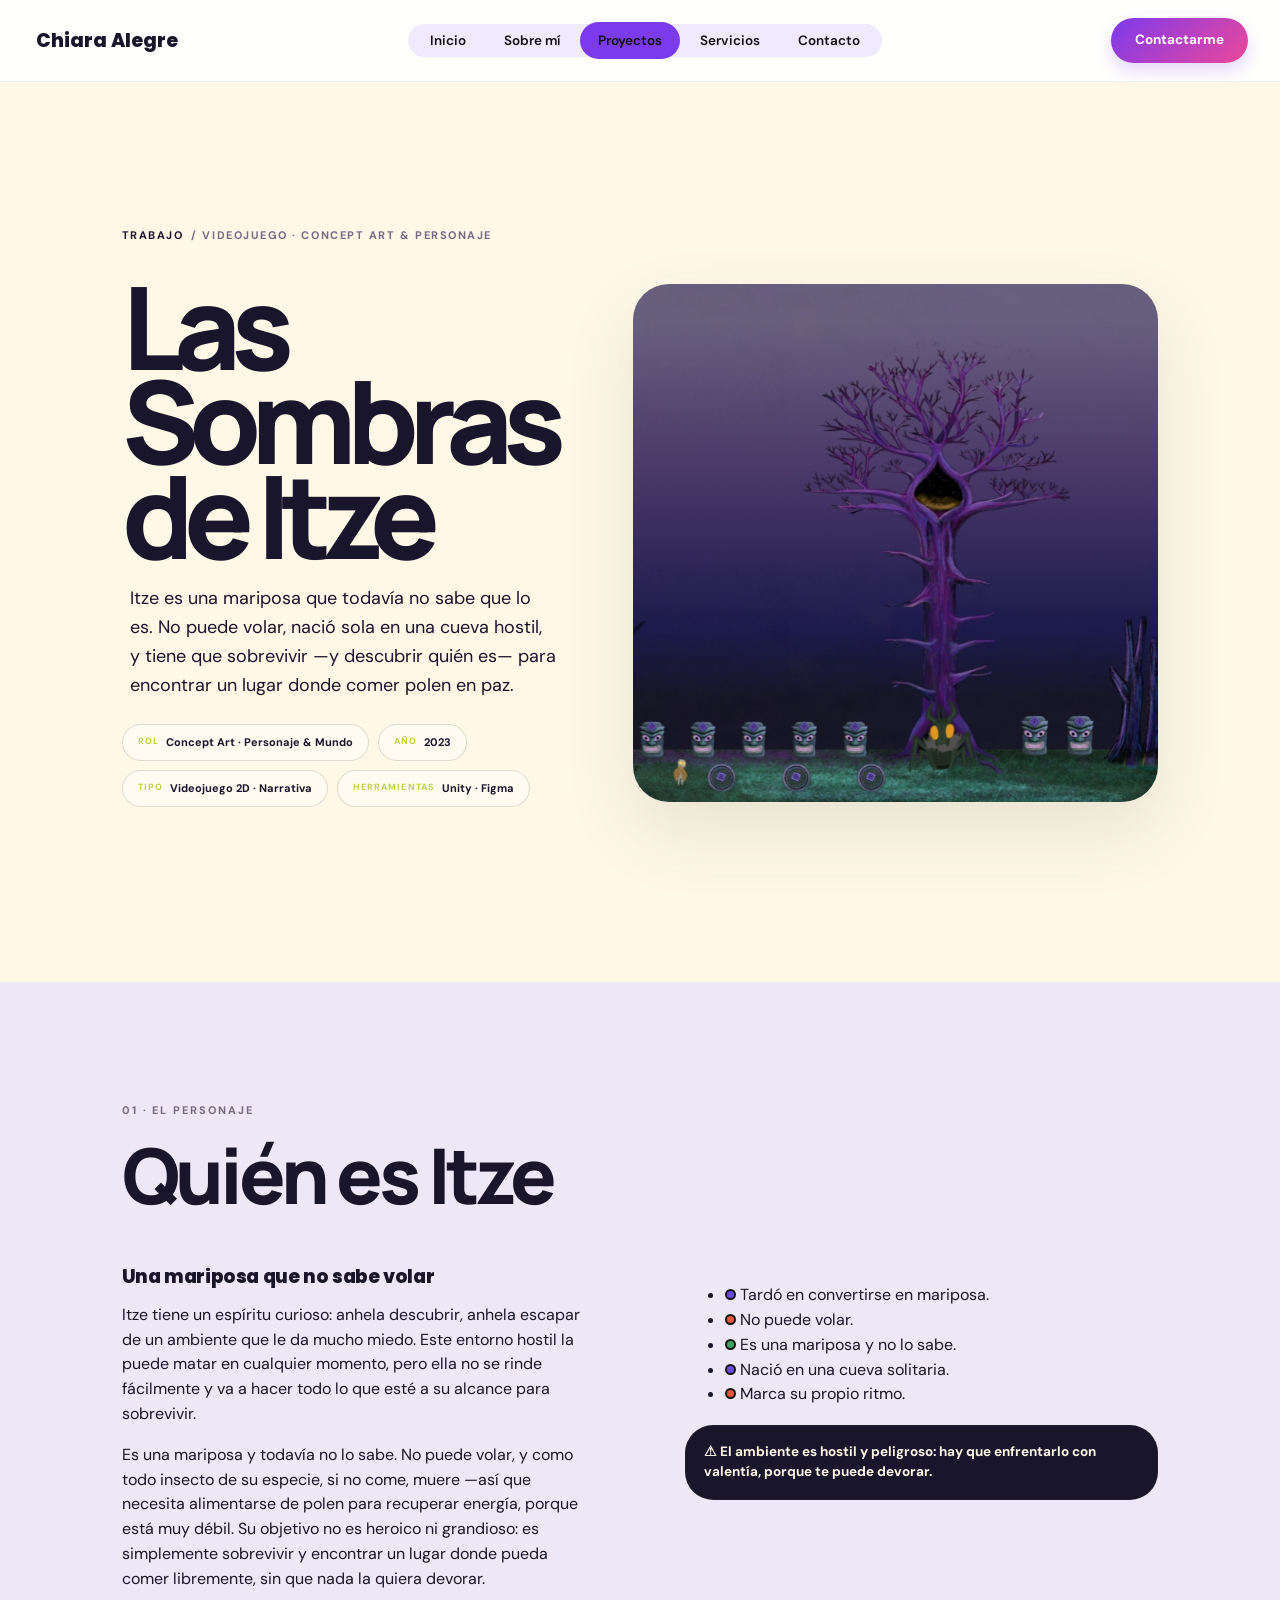
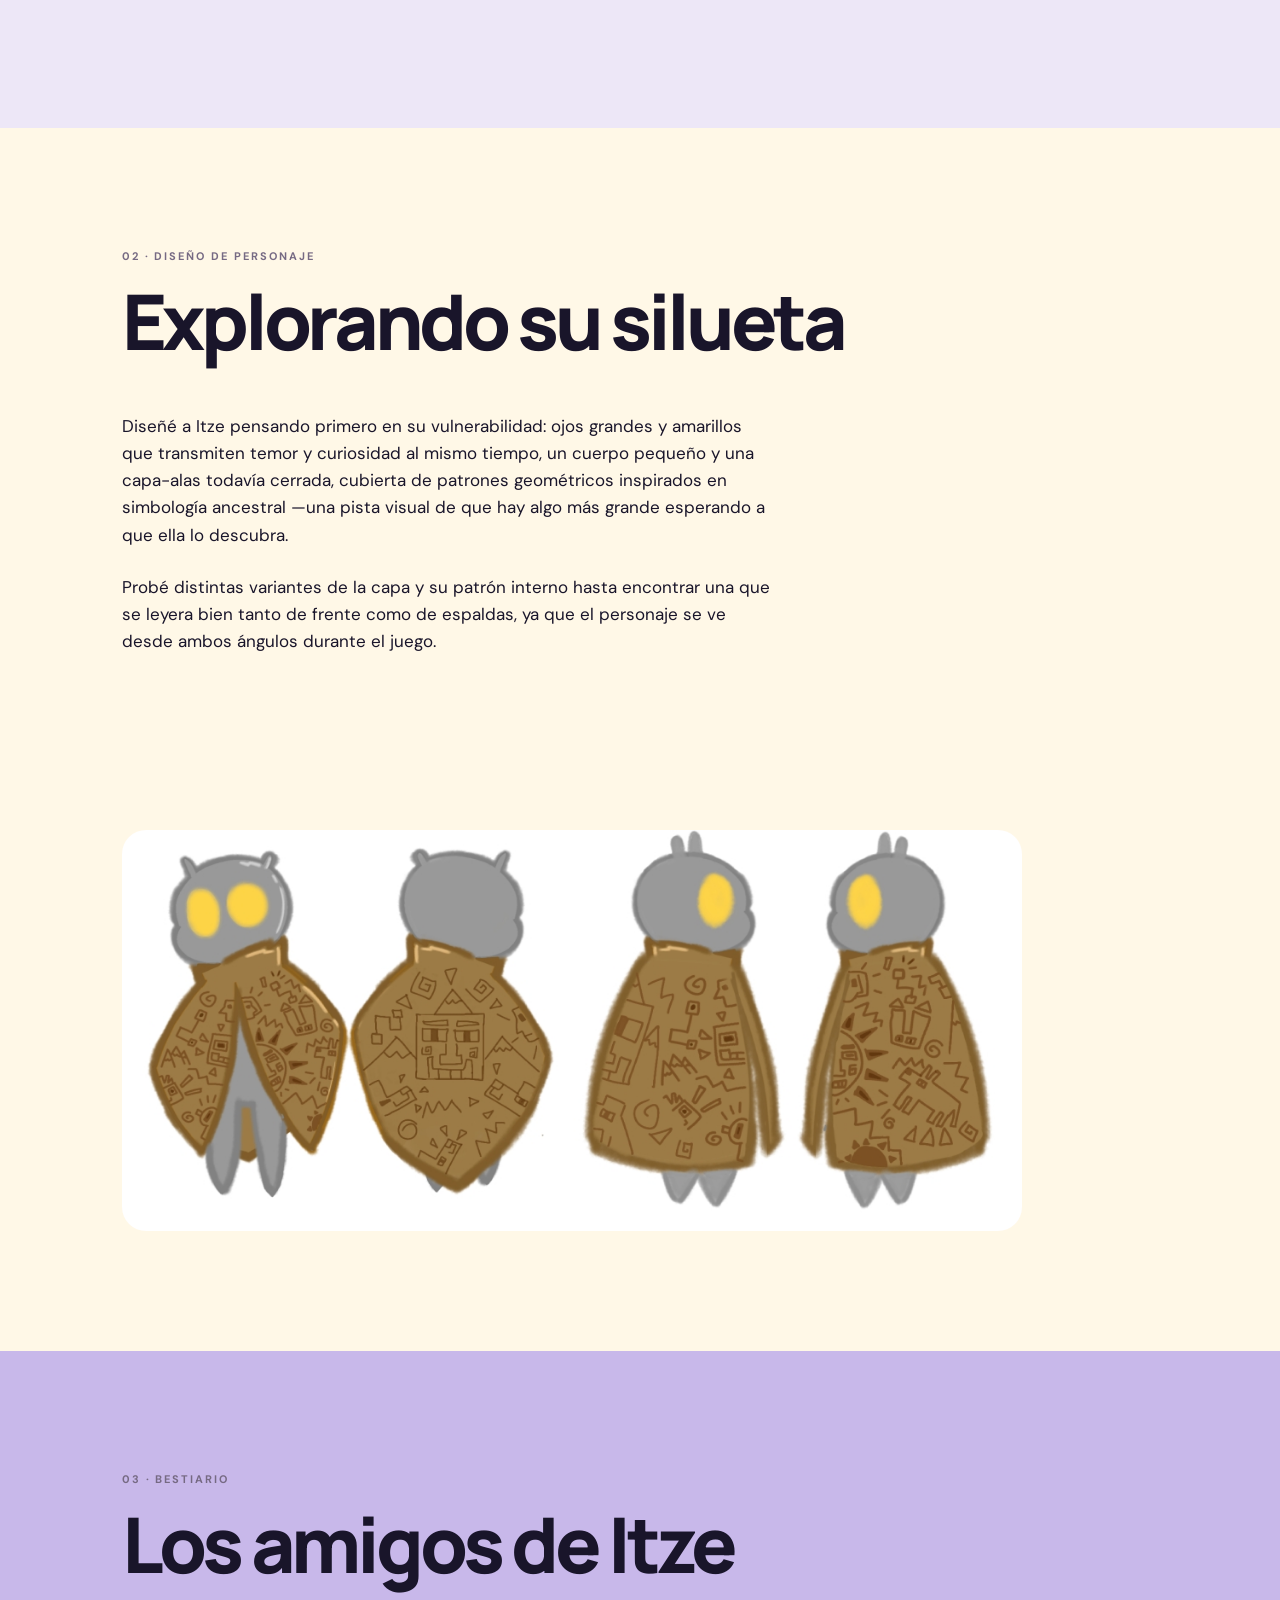
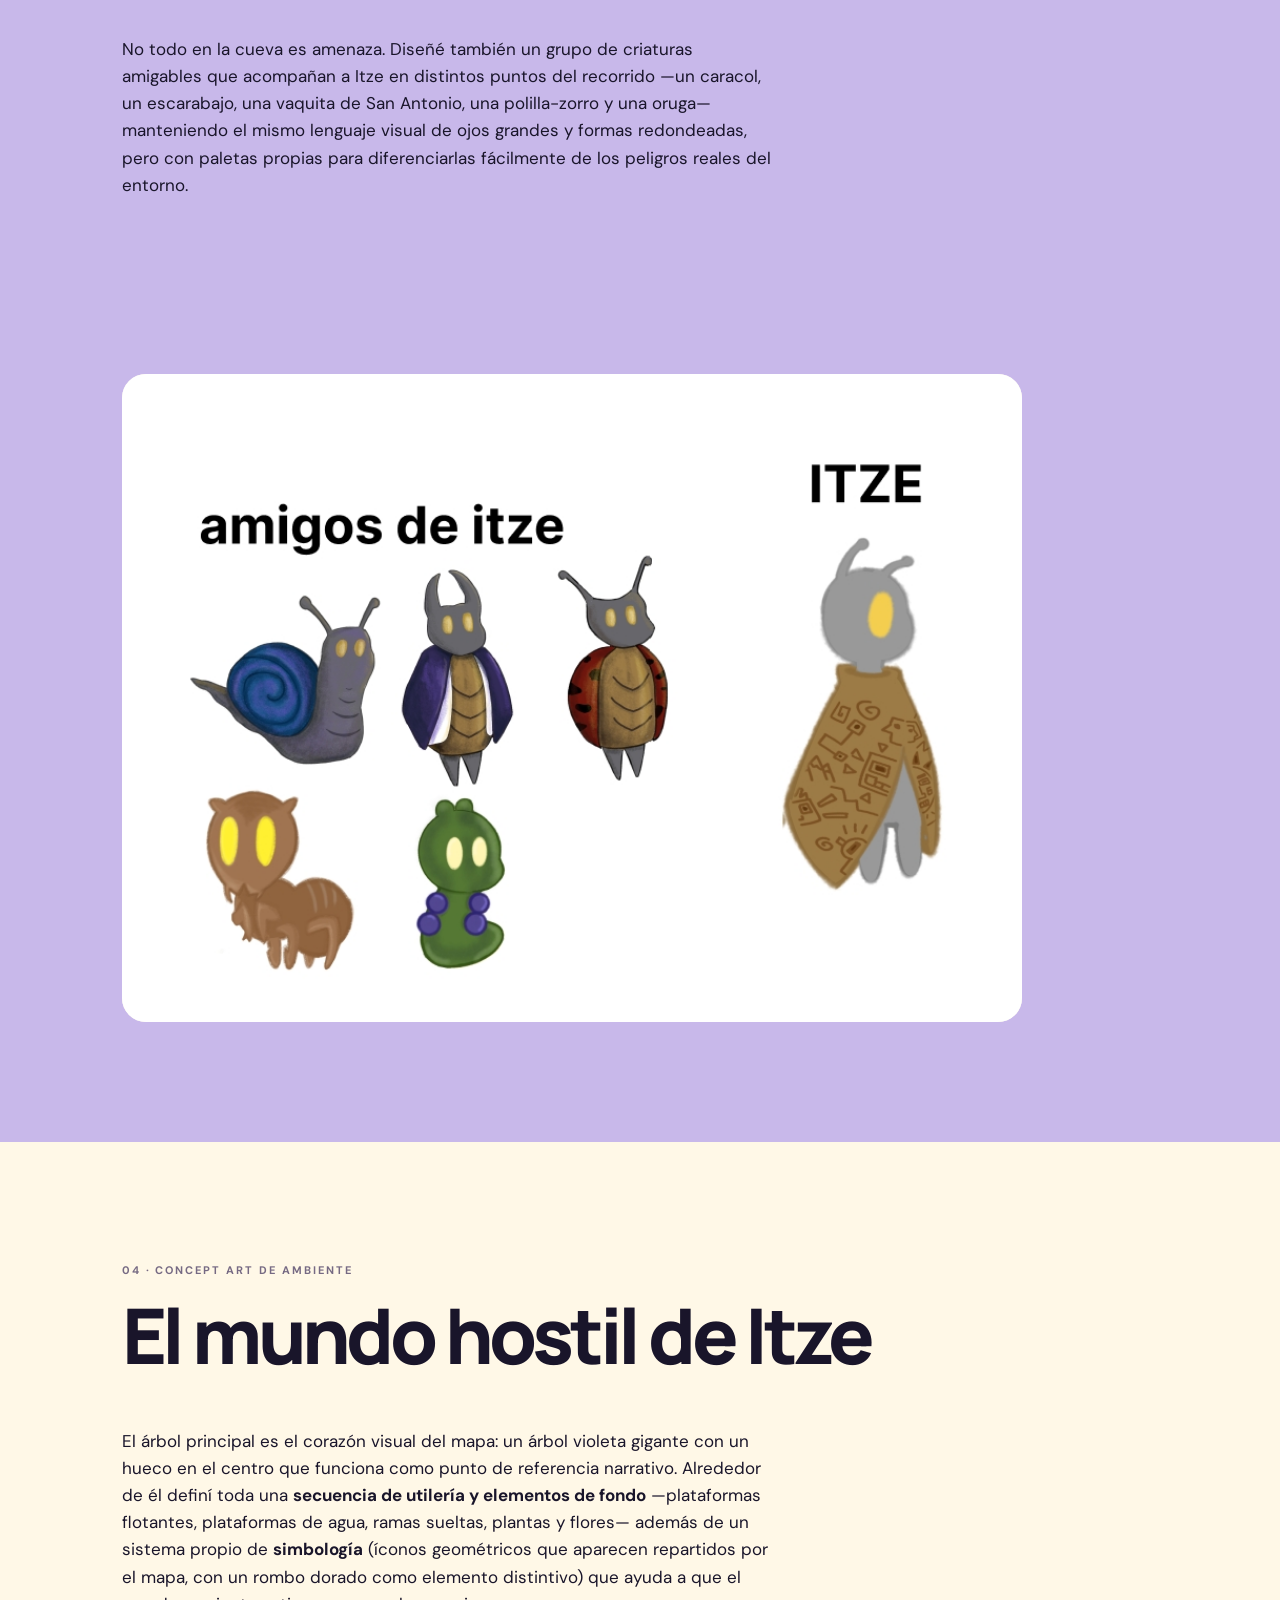
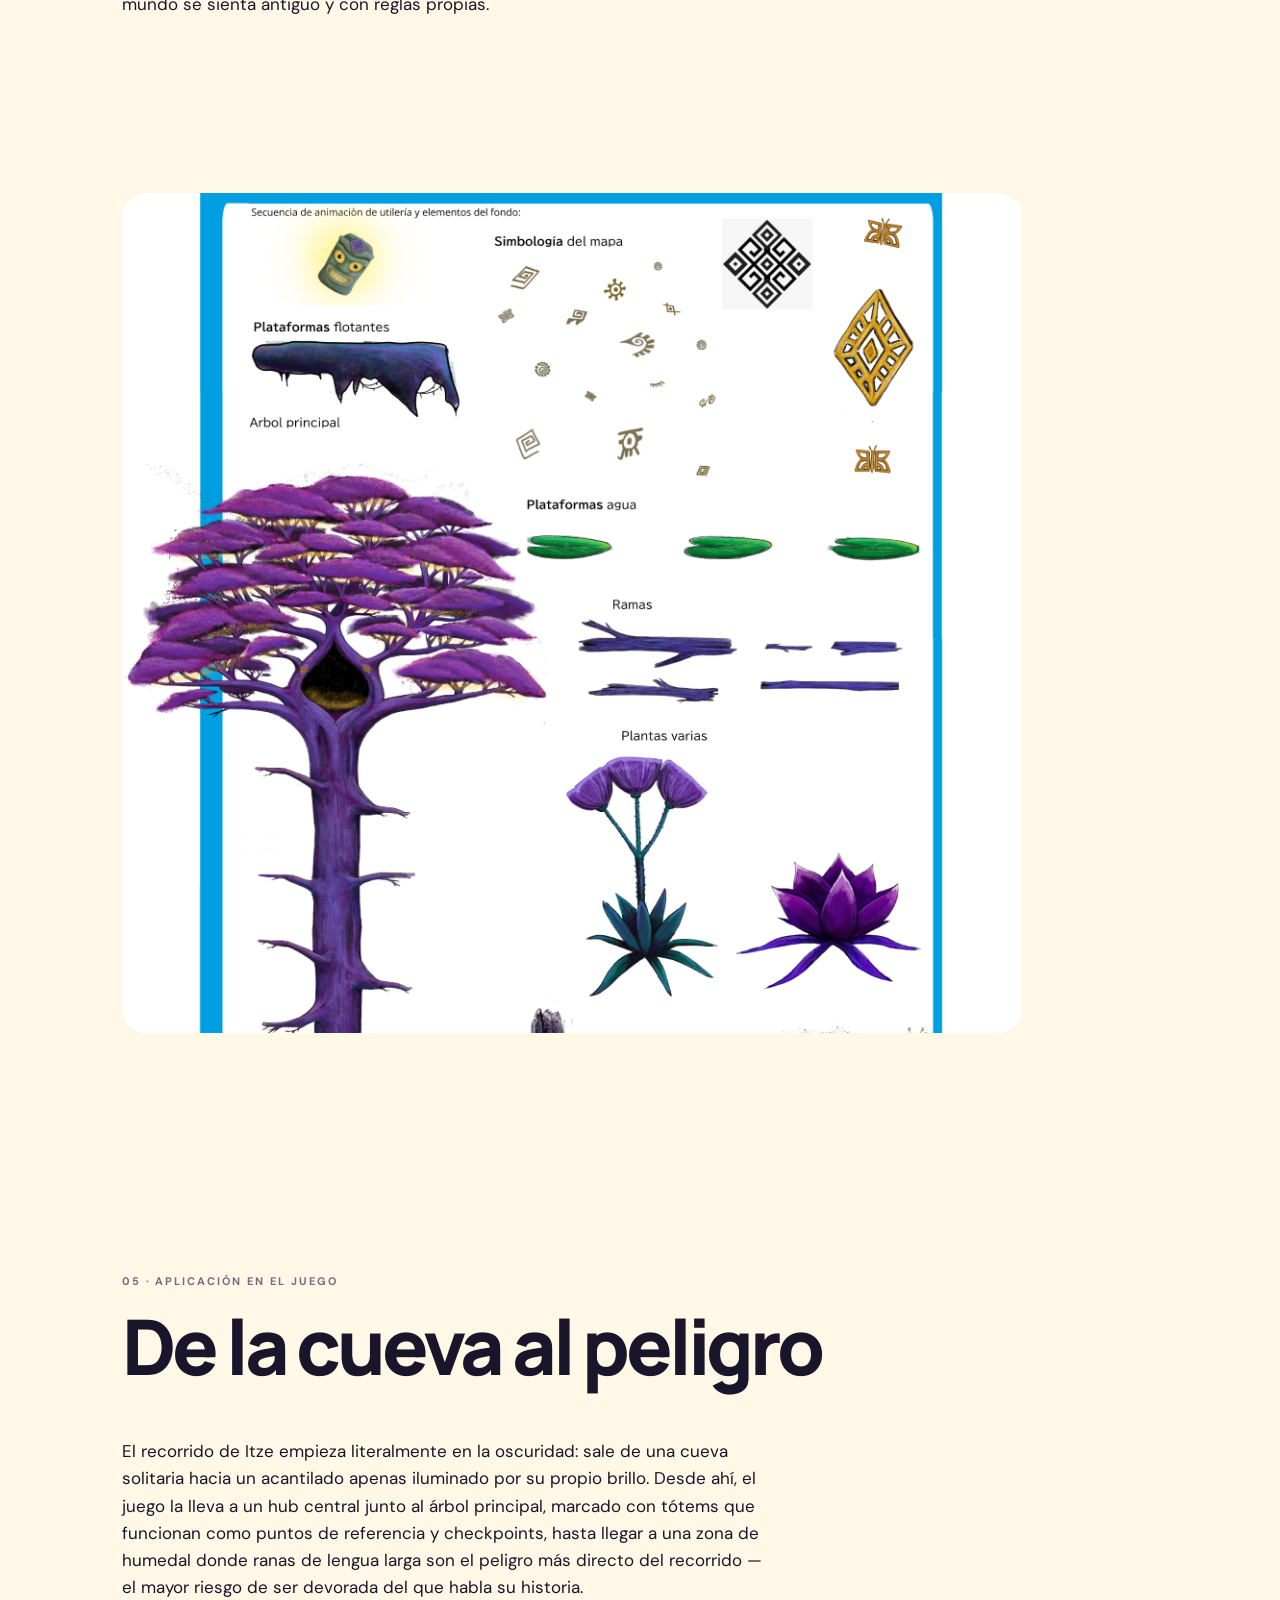
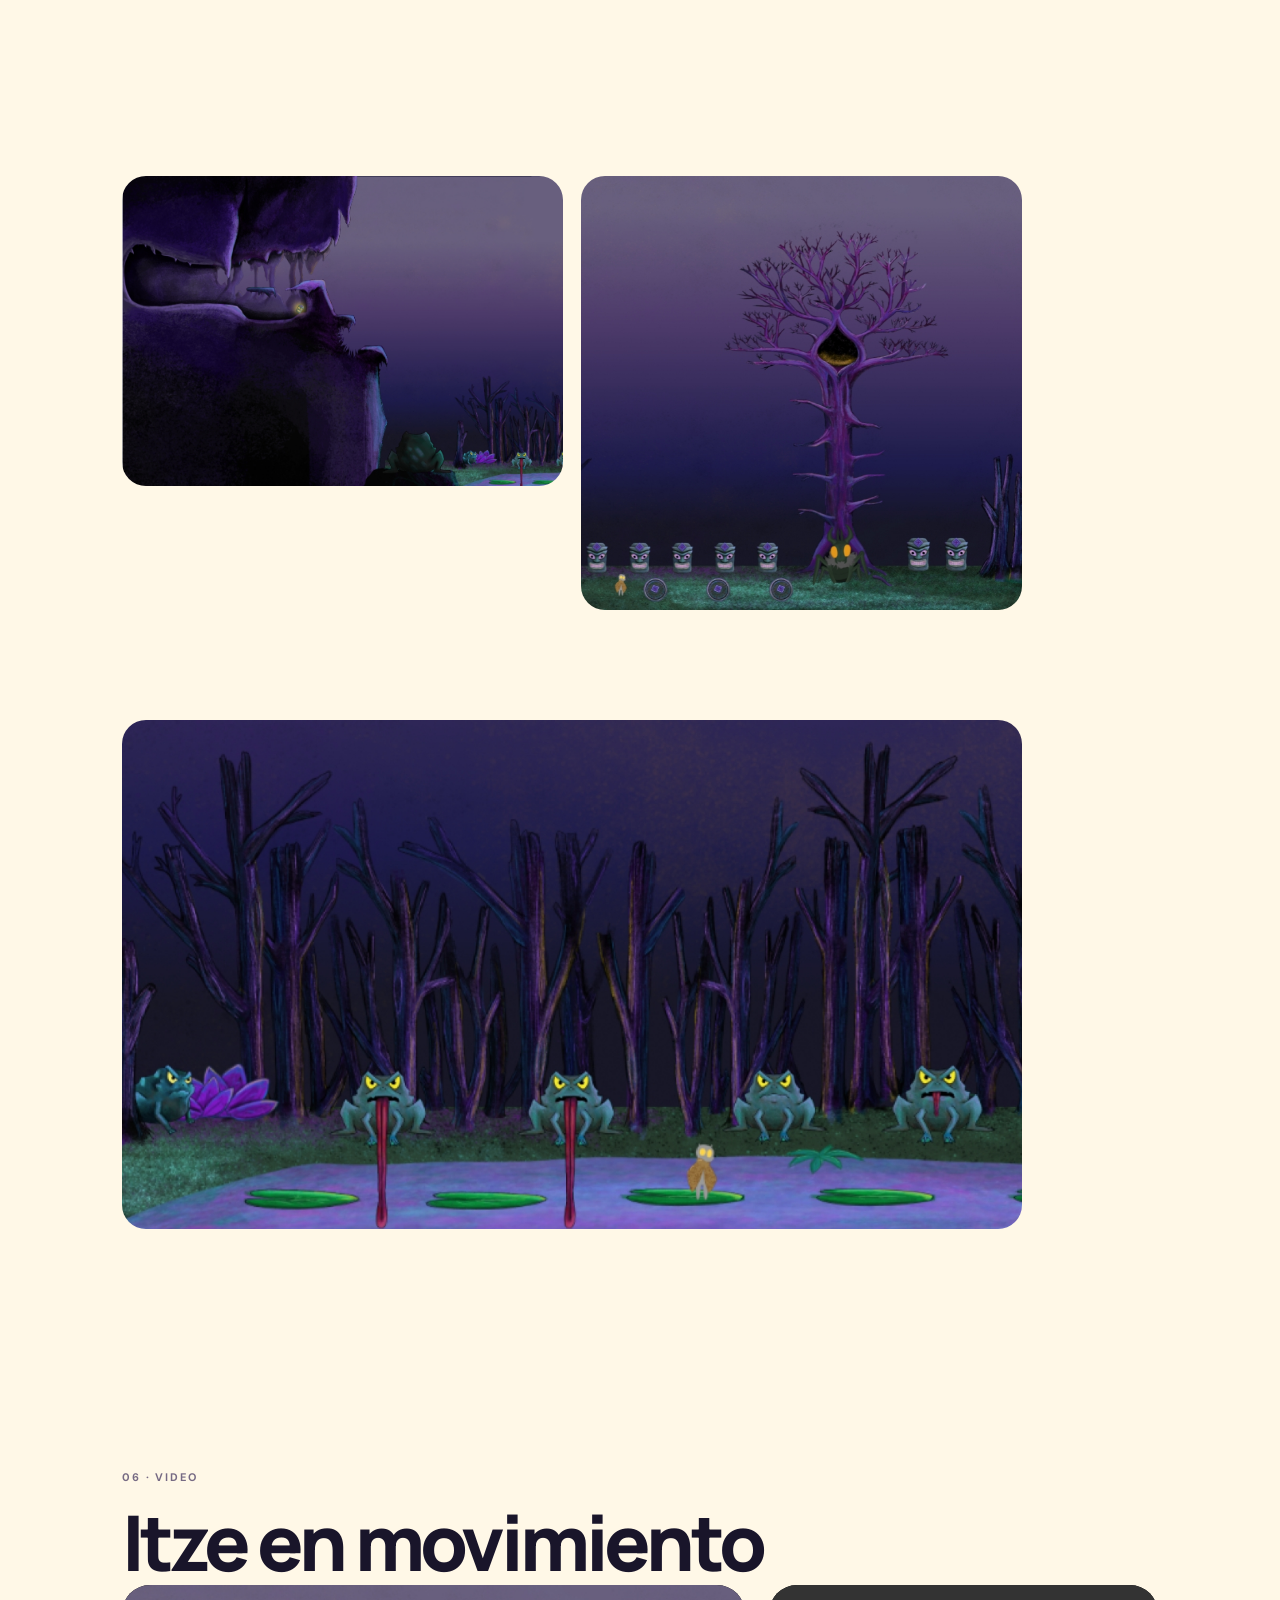
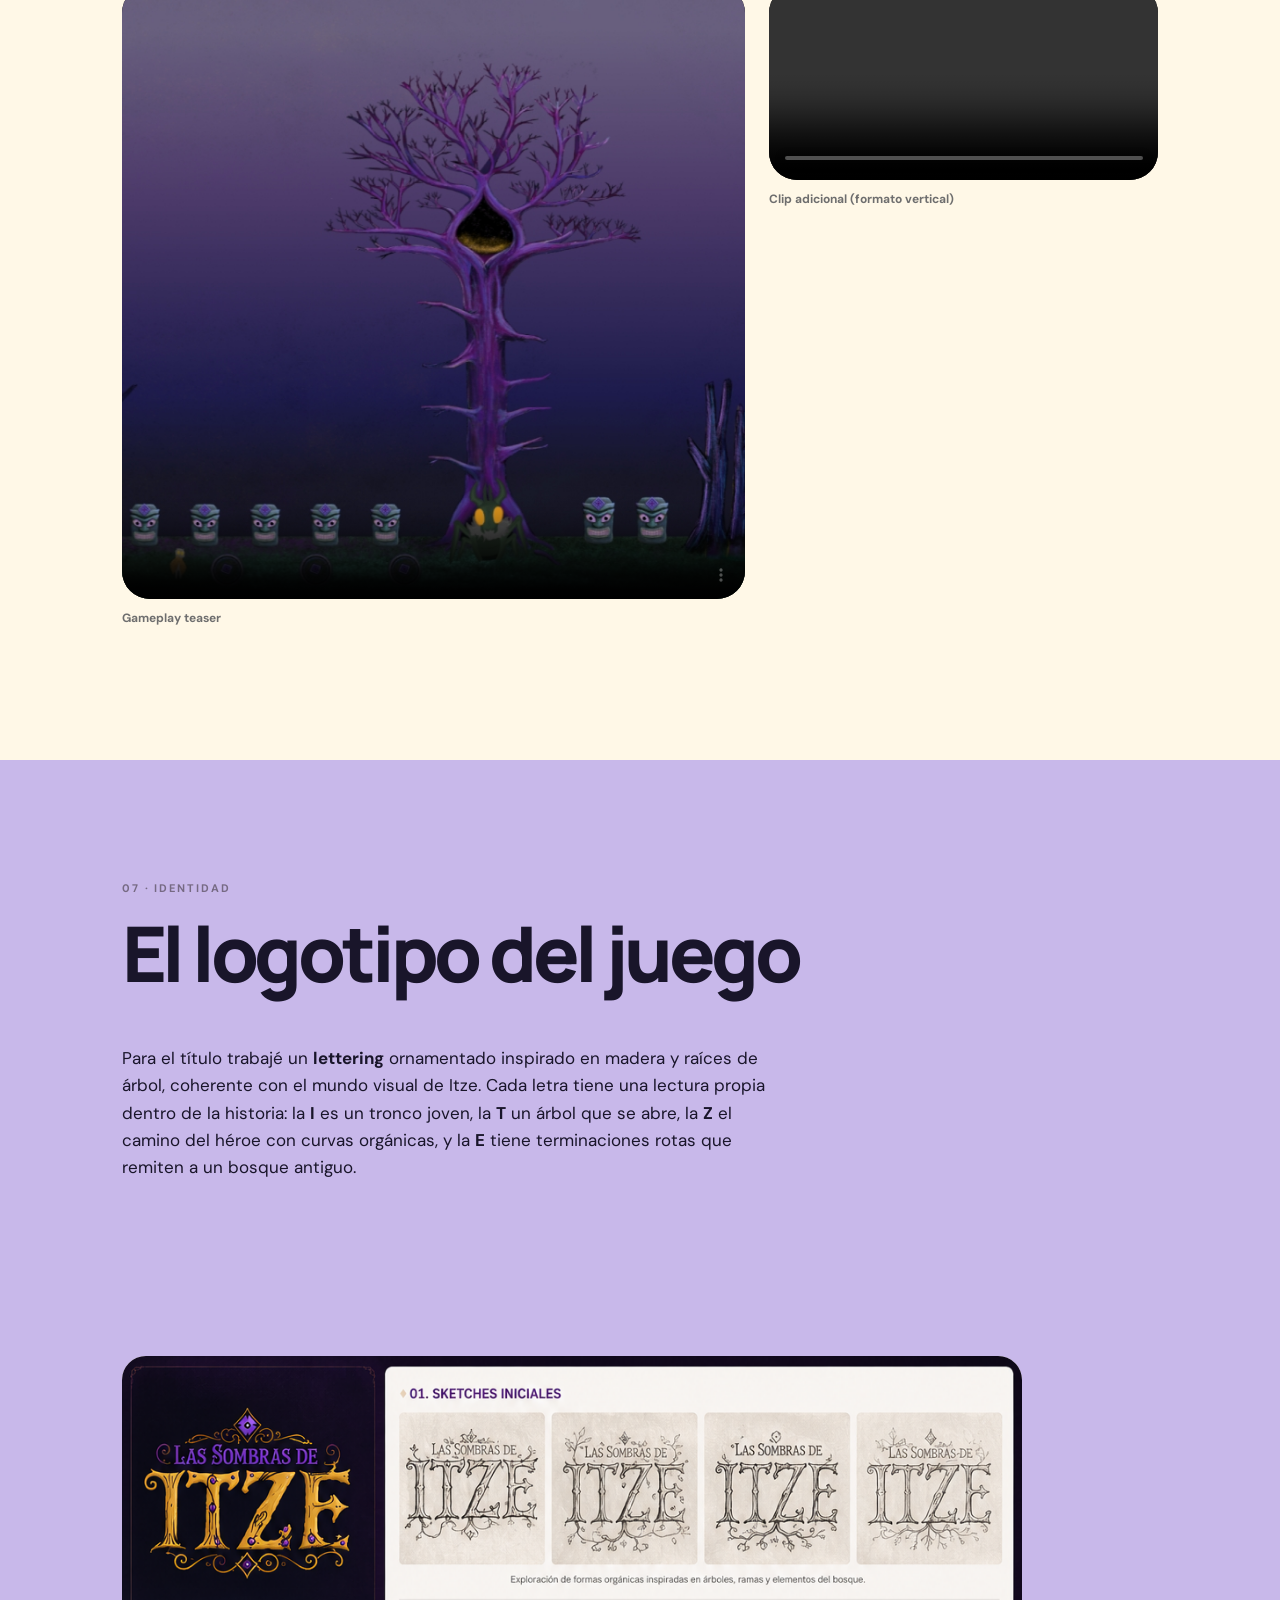
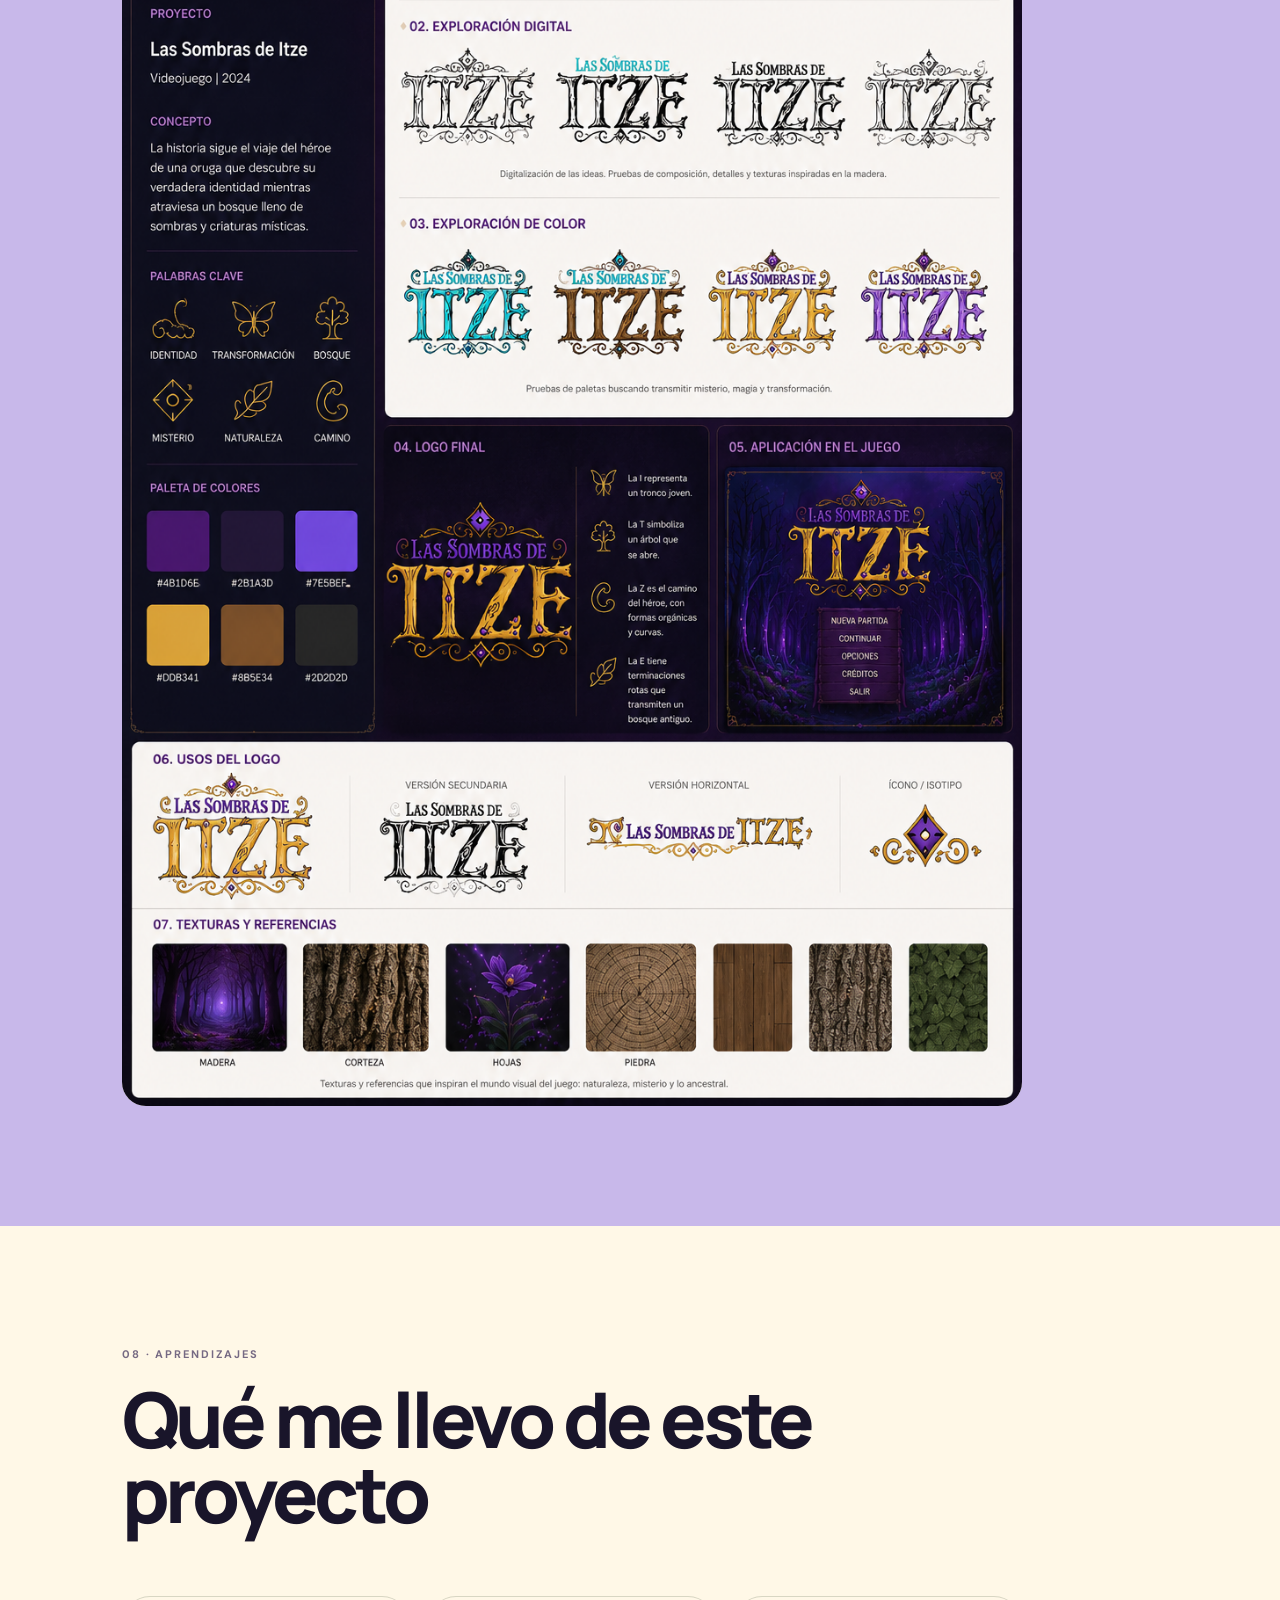
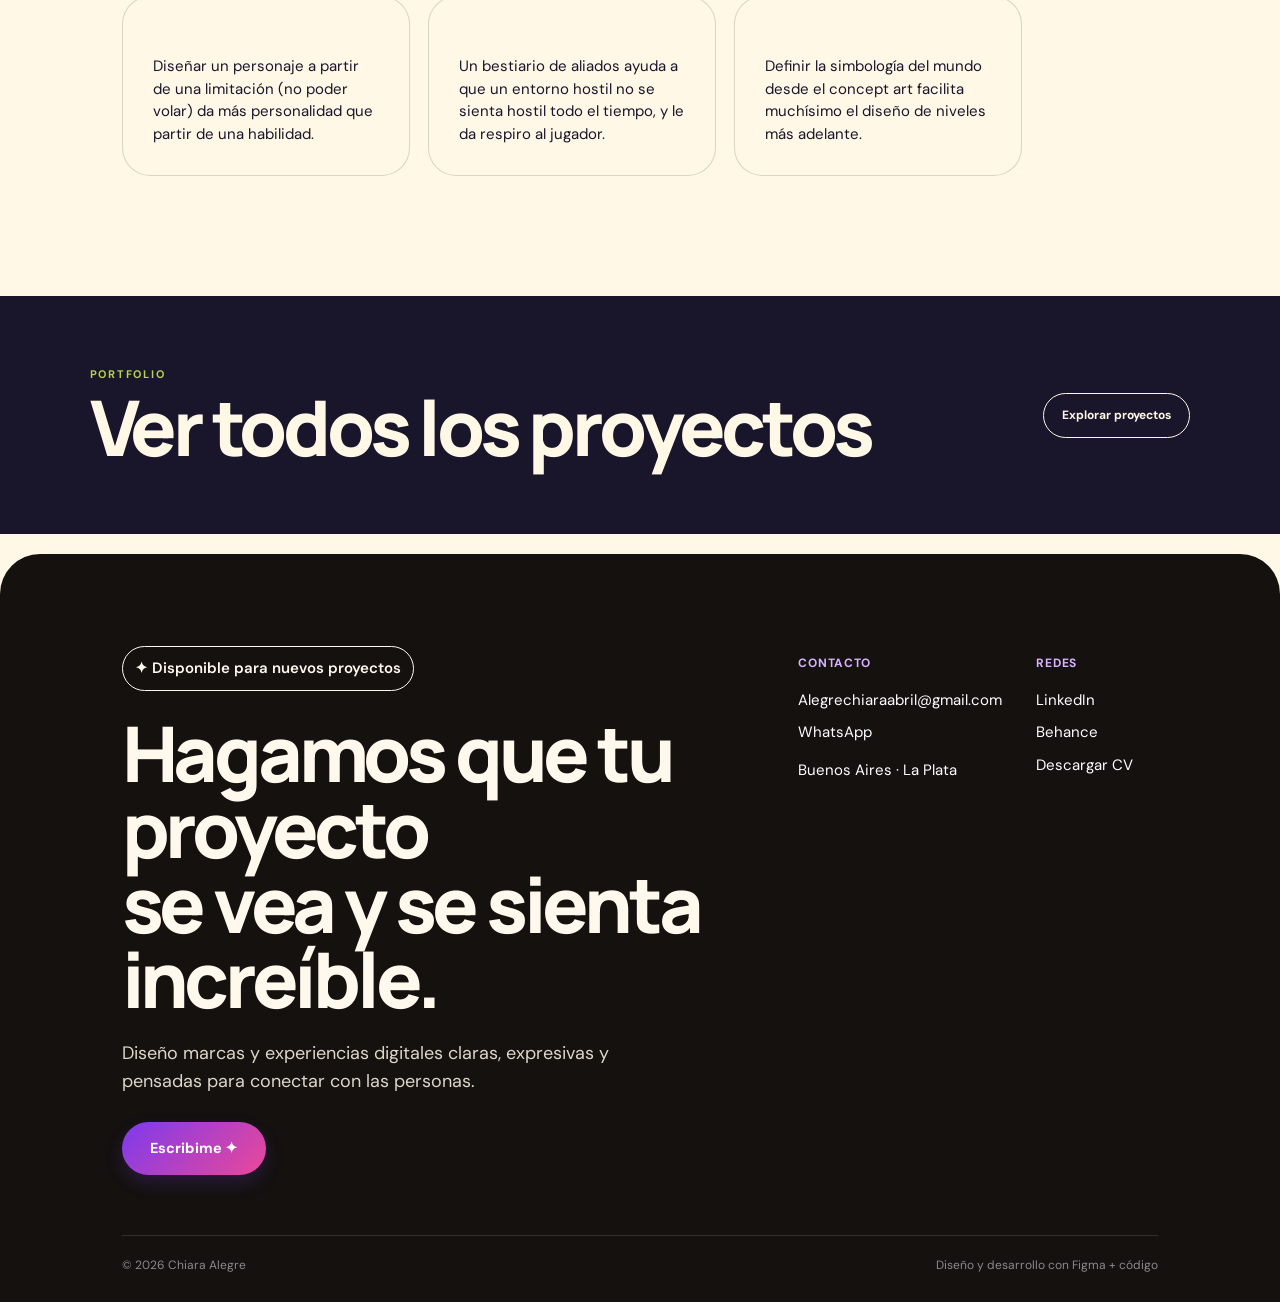
<file: itze.html>
<!DOCTYPE html>
<html lang="es">
<head>
<meta charset="UTF-8">
<meta name="viewport" content="width=device-width, initial-scale=1.0">
<title>Las Sombras de Itze — Chiara Alegre</title>
<link rel="stylesheet" href="styles.css">
</head>
<body class="case-jelly-layout itze">

<header>
  <div class="navrow">
    <a href="index.html" class="logo"><span class="dots"><span class="dot r"></span><span class="dot g"></span><span class="dot p"></span></span>&nbsp;Chiara Alegre</a>
    <nav>
      <ul>
        <li><a href="index.html#inicio">Inicio</a></li>
        <li><a href="index.html#trabajo">Trabajo</a></li>
        <li><a href="index.html#proceso">Proceso</a></li>
        <li><a href="index.html#sobre-mi">Sobre mí</a></li>
      </ul>
    </nav>
    <a class="navcta" href="index.html#contacto">Contactarme</a>
  </div>
</header>

<!-- HERO -->
<section class="case-hero">
  <div class="wrap">
    <div class="breadcrumb"><a href="index.html">Trabajo</a> / Videojuego · Concept Art &amp; Personaje</div>
    <div class="case-title-row">
      <h1>Las Sombras<br>de Itze</h1>
    </div>
    <p class="hero-sub" style="margin-top:0;">Itze es una mariposa que todavía no sabe que lo es. No puede volar, nació sola en una cueva hostil, y tiene que sobrevivir —y descubrir quién es— para encontrar un lugar donde comer polen en paz.</p>
    <div class="case-meta">
      <div><span>Rol</span><b>Concept Art · Personaje &amp; Mundo</b></div>
      <div><span>Año</span><b>2023</b></div>
      <div><span>Tipo</span><b>Videojuego 2D · Narrativa</b></div>
      <div><span>Herramientas</span><b> Unity · Figma</b></div>
    </div>
    <div class="case-cover"><img src="images/itze-scene-tree.jpg" alt="Las Sombras de Itze — el árbol principal, hub del juego"></div>
  </div>
</section>

<!-- 01 EL PERSONAJE -->
<section class="case-section">
  <div class="wrap">
    <span class="stepnum">01 · El personaje</span>
    <h2>Quién es Itze</h2>
    <div class="case-body-grid">
      <div class="bio-card">
        <h3>Una mariposa que no sabe volar</h3>
        <p>Itze tiene un espíritu curioso: anhela descubrir, anhela escapar de un ambiente que le da mucho miedo. Este entorno hostil la puede matar en cualquier momento, pero ella no se rinde fácilmente y va a hacer todo lo que esté a su alcance para sobrevivir.</p>
        <p style="margin-top:14px;">Es una mariposa y todavía no lo sabe. No puede volar, y como todo insecto de su especie, si no come, muere —así que necesita alimentarse de polen para recuperar energía, porque está muy débil. Su objetivo no es heroico ni grandioso: es simplemente sobrevivir y encontrar un lugar donde pueda comer libremente, sin que nada la quiera devorar.</p>
      </div>
      <div>
        <ul class="cond-list">
          <li><span class="dot p"></span> Tardó en convertirse en mariposa.</li>
          <li><span class="dot r"></span> No puede volar.</li>
          <li><span class="dot g"></span> Es una mariposa y no lo sabe.</li>
          <li><span class="dot p"></span> Nació en una cueva solitaria.</li>
          <li><span class="dot r"></span> Marca su propio ritmo.</li>
        </ul>
        <div class="warn-card">⚠ El ambiente es hostil y peligroso: hay que enfrentarlo con valentía, porque te puede devorar.</div>
      </div>
    </div>
  </div>
</section>

<!-- 02 DISEÑO DE PERSONAJE -->
<section class="case-section">
  <div class="wrap">
    <span class="stepnum">02 · Diseño de personaje</span>
    <h2>Explorando su silueta</h2>
    <div class="case-body-grid single">
      <div class="case-text">
        <p>Diseñé a Itze pensando primero en su vulnerabilidad: ojos grandes y amarillos que transmiten temor y curiosidad al mismo tiempo, un cuerpo pequeño y una capa-alas todavía cerrada, cubierta de patrones geométricos inspirados en simbología ancestral —una pista visual de que hay algo más grande esperando a que ella lo descubra.</p>
        <p>Probé distintas variantes de la capa y su patrón interno hasta encontrar una que se leyera bien tanto de frente como de espaldas, ya que el personaje se ve desde ambos ángulos durante el juego.</p>
      </div>
      <div class="gallery">
        <img src="images/itze-character-sheet.jpg" alt="Itze — turnaround y variantes del patrón de la capa">
      </div>
    </div>
  </div>
</section>

<!-- 03 AMIGOS DE ITZE -->
<section class="case-section">
  <div class="wrap">
    <span class="stepnum">03 · Bestiario</span>
    <h2>Los amigos de Itze</h2>
    <div class="case-body-grid single">
      <div class="case-text">
        <p>No todo en la cueva es amenaza. Diseñé también un grupo de criaturas amigables que acompañan a Itze en distintos puntos del recorrido —un caracol, un escarabajo, una vaquita de San Antonio, una polilla-zorro y una oruga— manteniendo el mismo lenguaje visual de ojos grandes y formas redondeadas, pero con paletas propias para diferenciarlas fácilmente de los peligros reales del entorno.</p>
      </div>
      <div class="gallery">
        <img src="images/itze-friends.jpg" alt="Amigos de Itze — bestiario de criaturas aliadas *El diseño fue creado por la Ilustradora del proyecto*">
      </div>
    </div>
  </div>
</section>

<!-- 04 EL MUNDO -->
<section class="case-section">
  <div class="wrap">
    <span class="stepnum">04 · Concept art de ambiente</span>
    <h2>El mundo hostil de Itze</h2>
    <div class="case-body-grid single">
      <div class="case-text">
        <p>El árbol principal es el corazón visual del mapa: un árbol violeta gigante con un hueco en el centro que funciona como punto de referencia narrativo. Alrededor de él definí toda una <strong>secuencia de utilería y elementos de fondo</strong> —plataformas flotantes, plataformas de agua, ramas sueltas, plantas y flores— además de un sistema propio de <strong>simbología</strong> (íconos geométricos que aparecen repartidos por el mapa, con un rombo dorado como elemento distintivo) que ayuda a que el mundo se sienta antiguo y con reglas propias.</p>
      </div>
      <div class="gallery">
        <img src="images/itze-env-concept.png" alt="Concept art del ambiente: árbol principal, plataformas, simbología y plantas">
      </div>
    </div>
  </div>
</section>

<!-- 05 GAMEPLAY / NIVELES -->
<section class="case-section">
  <div class="wrap">
    <span class="stepnum">05 · Aplicación en el juego</span>
    <h2>De la cueva al peligro</h2>
    <div class="case-body-grid single">
      <div class="case-text">
        <p>El recorrido de Itze empieza literalmente en la oscuridad: sale de una cueva solitaria hacia un acantilado apenas iluminado por su propio brillo. Desde ahí, el juego la lleva a un hub central junto al árbol principal, marcado con tótems que funcionan como puntos de referencia y checkpoints, hasta llegar a una zona de humedal donde ranas de lengua larga son el peligro más directo del recorrido —el mayor riesgo de ser devorada del que habla su historia.</p>
      </div>
      <div class="gallery g2">
        <img src="images/itze-scene-cave.jpg" alt="Itze saliendo de la cueva hacia el acantilado">
        <img src="images/itze-scene-tree.jpg" alt="Hub central junto al árbol principal, con tótems">
      </div>
      <div class="gallery" style="margin-top:20px;">
        <img src="images/itze-scene-frogs.jpg" alt="Zona del humedal con ranas como principal amenaza">
      </div>
    </div>
  </div>
</section>

<!-- 06 VIDEO -->
<section class="case-section">
  <div class="wrap">
    <span class="stepnum">06 · Video</span>
    <h2>Itze en movimiento</h2>
    <div class="video-grid">
      <div>
        <div class="video-frame">
          <video controls preload="metadata" poster="images/itze-scene-tree.jpg">
            <source src="videos/itze-gameplay-teaser.mp4" type="video/mp4">
            Tu navegador no soporta video HTML5.
          </video>
        </div>
        <p class="video-cap">Gameplay teaser</p>
      </div>
      <div>
        <div class="video-frame">
          <video controls preload="metadata">
            <source src="videos/itze-prototype-clip.mp4" type="video/mp4">
            Tu navegador no soporta video HTML5.
          </video>
        </div>
        <p class="video-cap">Clip adicional (formato vertical)</p>
      </div>
    </div>
  </div>
</section>

<!-- 07 LOGO / IDENTIDAD -->
<section class="case-section">
  <div class="wrap">
    <span class="stepnum">07 · Identidad</span>
    <h2>El logotipo del juego</h2>
    <div class="case-body-grid single">
      <div class="case-text">
        <p>Para el título trabajé un <strong>lettering</strong> ornamentado inspirado en madera y raíces de árbol, coherente con el mundo visual de Itze. Cada letra tiene una lectura propia dentro de la historia: la <strong>I</strong> es un tronco joven, la <strong>T</strong> un árbol que se abre, la <strong>Z</strong> el camino del héroe con curvas orgánicas, y la <strong>E</strong> tiene terminaciones rotas que remiten a un bosque antiguo.</p>
      </div>
      <div class="gallery">
        <img src="images/itze-logo.png" alt="Las Sombras de Itze — proceso del logotipo, de boceto a versión final">
      </div>
    </div>
  </div>
</section>

<!-- 08 APRENDIZAJES -->
<section class="case-section">
  <div class="wrap">
    <span class="stepnum">08 · Aprendizajes</span>
    <h2>Qué me llevo de este proyecto</h2>
    <div class="case-body-grid single">
      <div class="insight-cards" style="grid-template-columns:1fr 1fr 1fr;">
        <div class="insight-card"><p>Diseñar un personaje a partir de una limitación (no poder volar) da más personalidad que partir de una habilidad.</p></div>
        <div class="insight-card"><p>Un bestiario de aliados ayuda a que un entorno hostil no se sienta hostil todo el tiempo, y le da respiro al jugador.</p></div>
        <div class="insight-card"><p>Definir la simbología del mundo desde el concept art facilita muchísimo el diseño de niveles más adelante.</p></div>
      </div>
    </div>
  </div>
</section>

<a href="lemon-game.html" class="next-project">
  <div>
    <div class="np-label">Siguiente proyecto</div>
    <h3>The Lemon Game →</h3>
  </div>
  <span class="arrow">→</span>
</a>

<footer id="contacto">
  <div class="wrap">
    <div class="foot-grid">
      <div class="foot-intro">
        <span class="pill">✦ Disponible para nuevos proyectos</span>
        <h2>Hagamos que tu proyecto<br>se vea y se sienta increíble.</h2>
        <p>Diseño marcas y experiencias digitales claras, expresivas y pensadas para conectar con las personas.</p>
        <a href="mailto:Alegrechiaraabril@gmail.com" class="btn primary">Escribime ✦</a>
      </div>
      <div class="foot-details">
        <div class="foot-col">
          <h5>Contacto</h5>
          <a href="mailto:Alegrechiaraabril@gmail.com">Alegrechiaraabril@gmail.com</a>
          <a href="https://wa.me/542213995221?text=Hola%20Chiara%2C%20quiero%20consultarte%20por%20un%20proyecto." target="_blank" rel="noopener">WhatsApp</a>
          <p>Buenos Aires · La Plata</p>
        </div>
        <div class="foot-col">
          <h5>Redes</h5>
          <a href="https://www.linkedin.com/in/chiaraalegre" target="_blank" rel="noopener">LinkedIn</a>
          <a href="https://www.behance.net/chiaraalegre0" target="_blank" rel="noopener">Behance</a>
          <a href="CV-Chiara-Alegre.pdf" download>Descargar CV</a>
        </div>
      </div>
    </div>
    <div class="foot-bottom">
      <span>© 2026 Chiara Alegre</span>
      <span>Diseño y desarrollo con Figma + código</span>
    </div>
  </div>
</footer>

<script src="project-ui.js"></script>
</body>
</html>
</file>
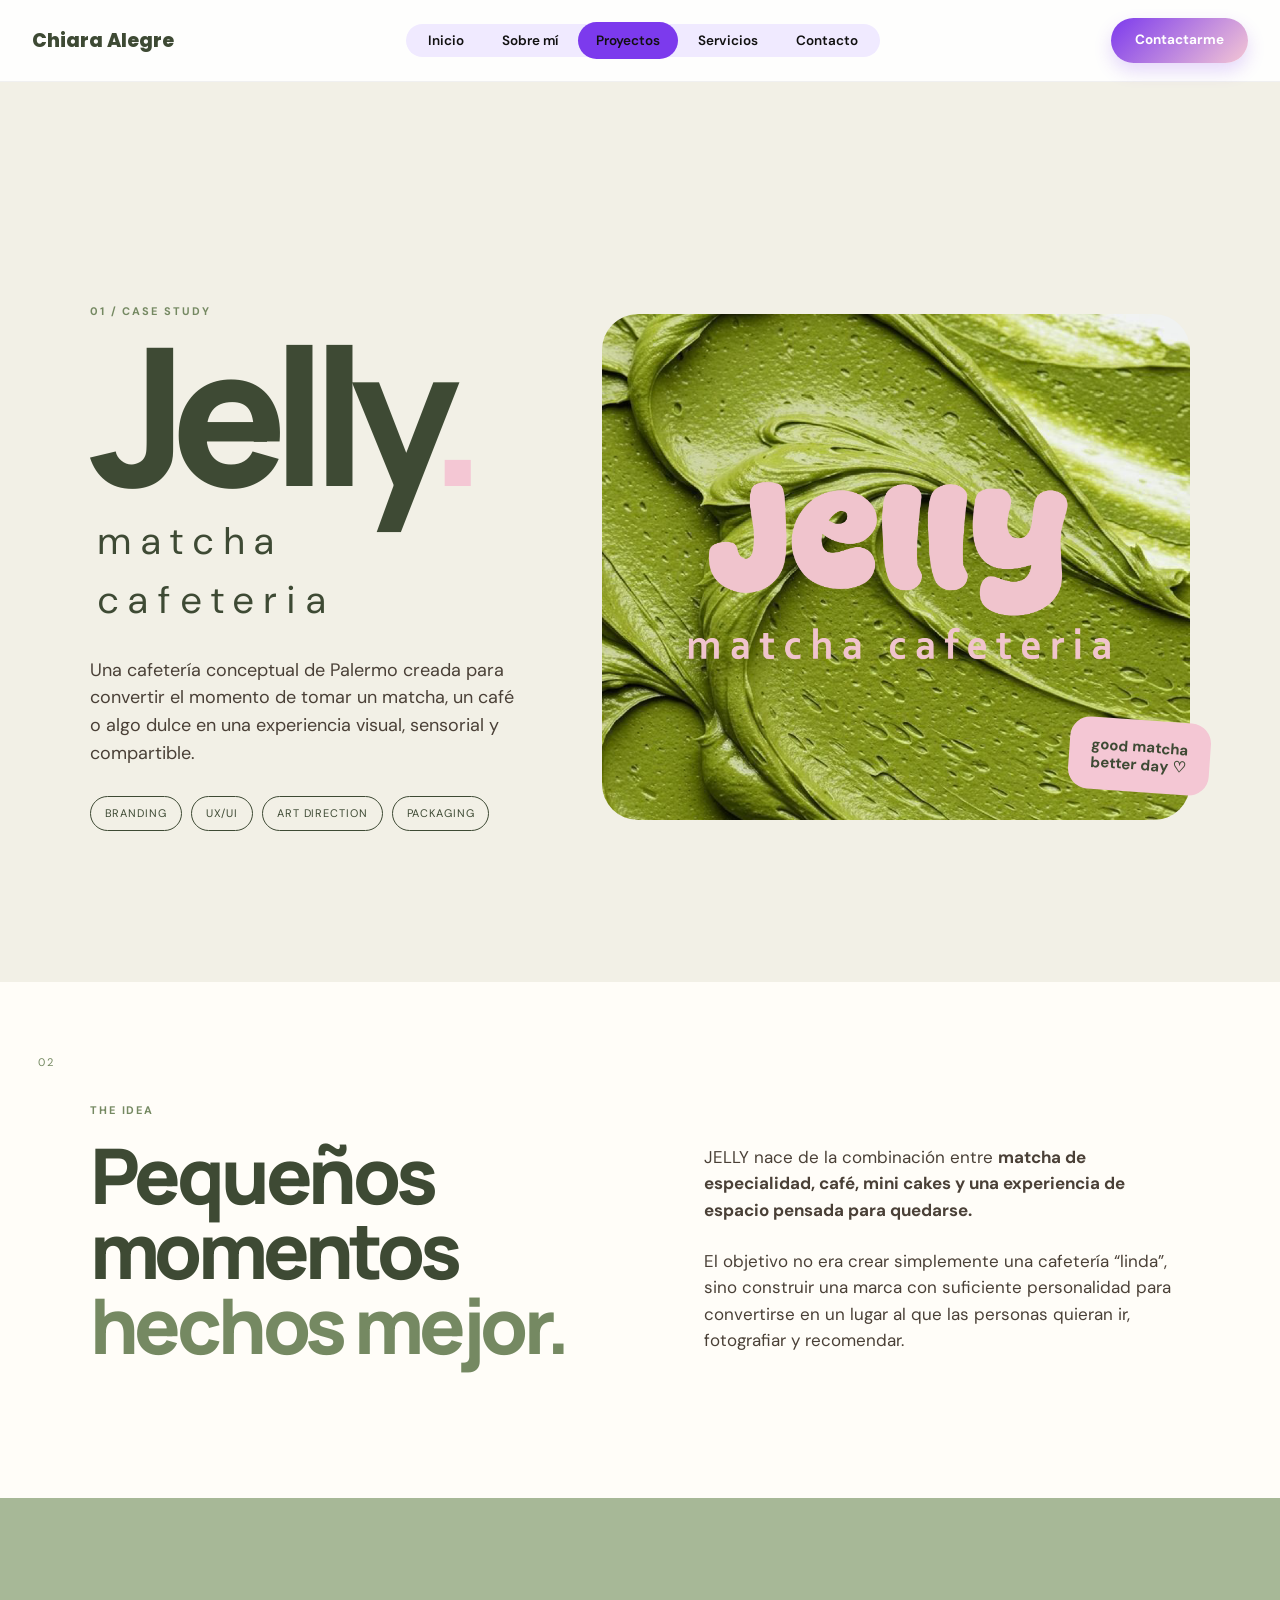
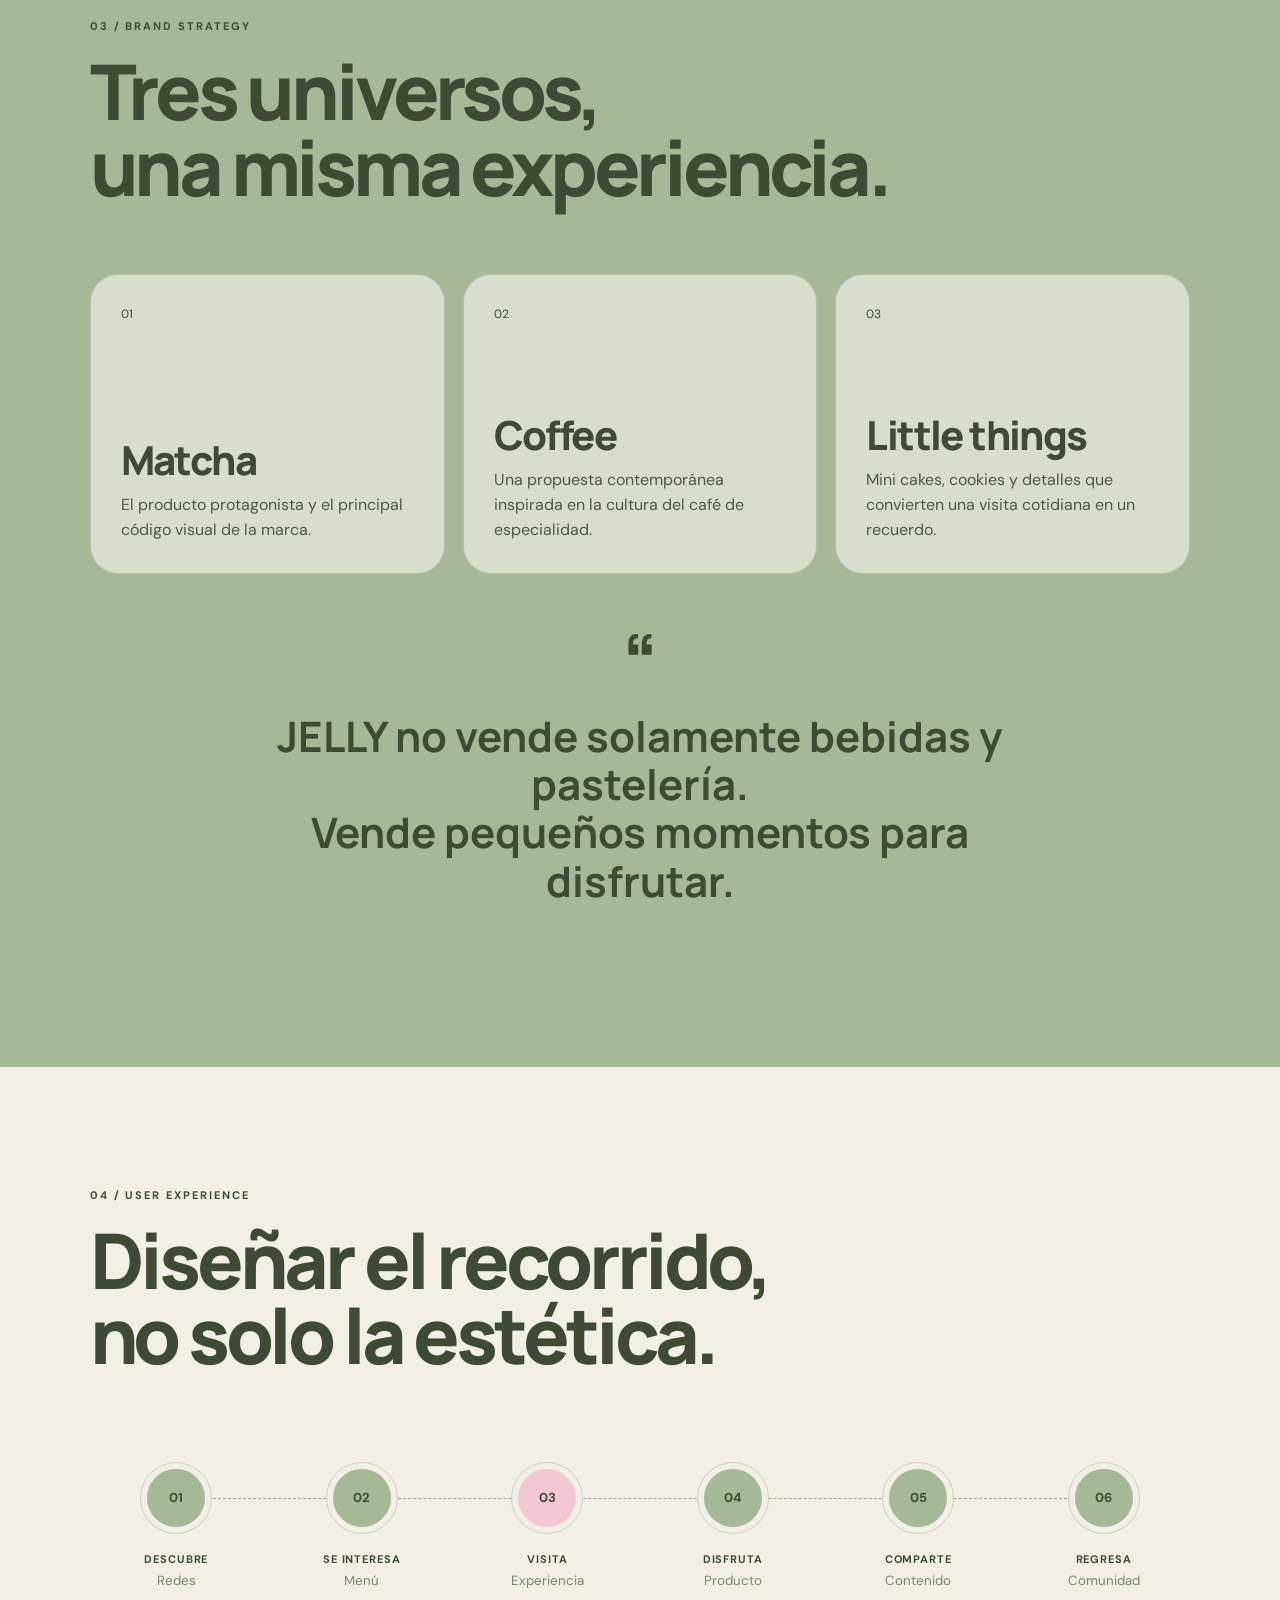
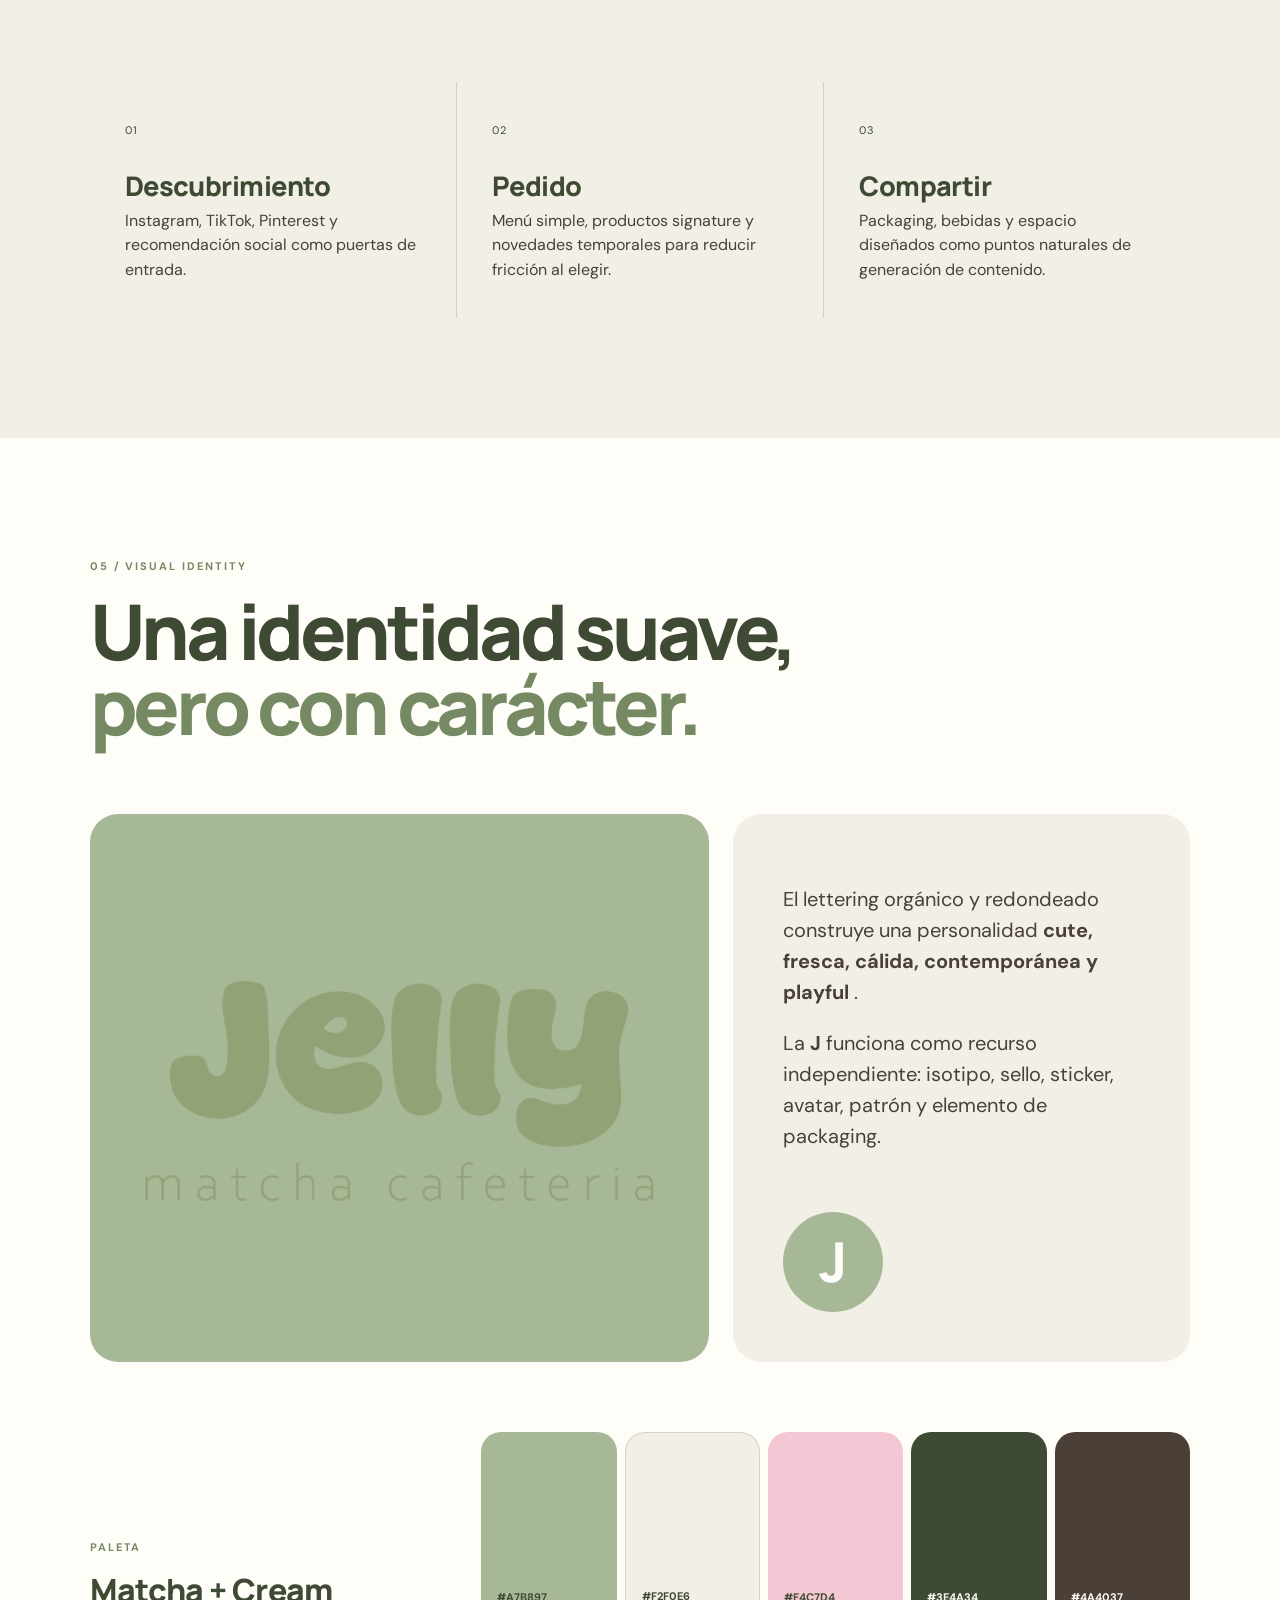
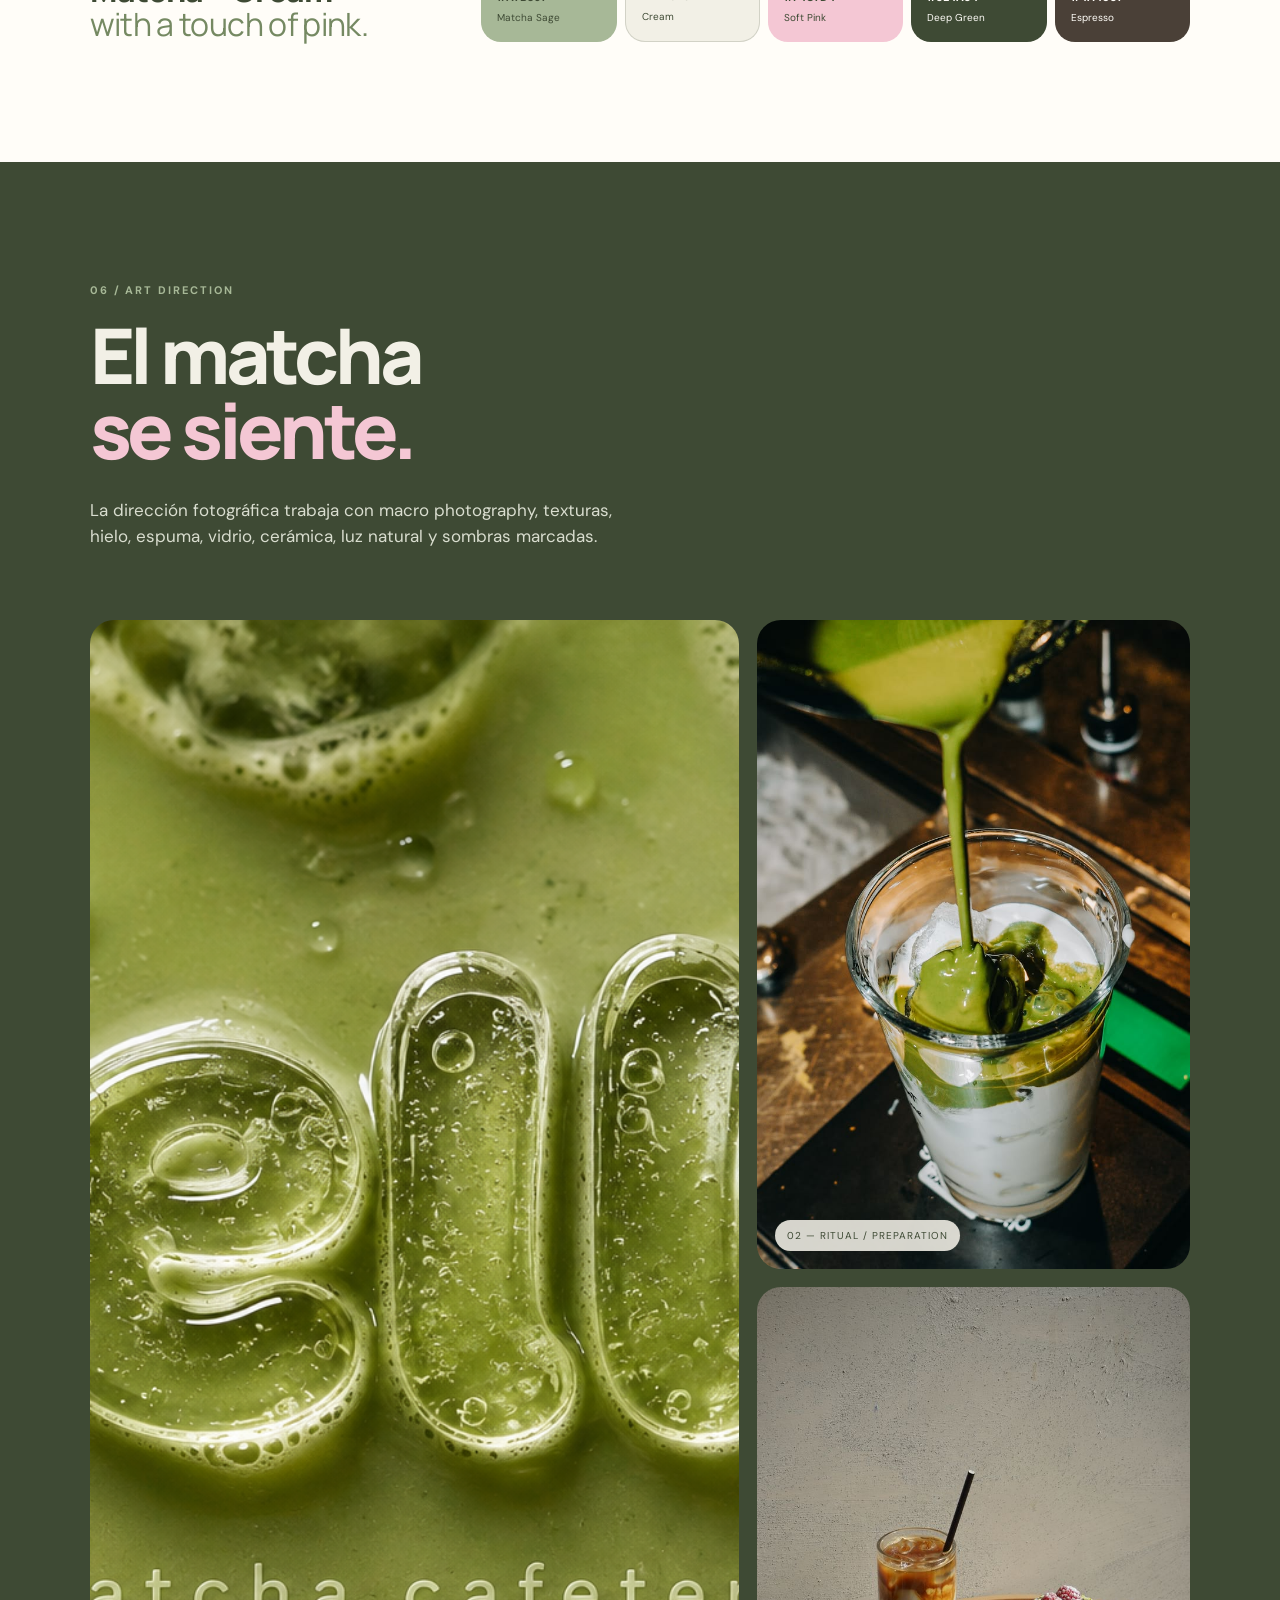
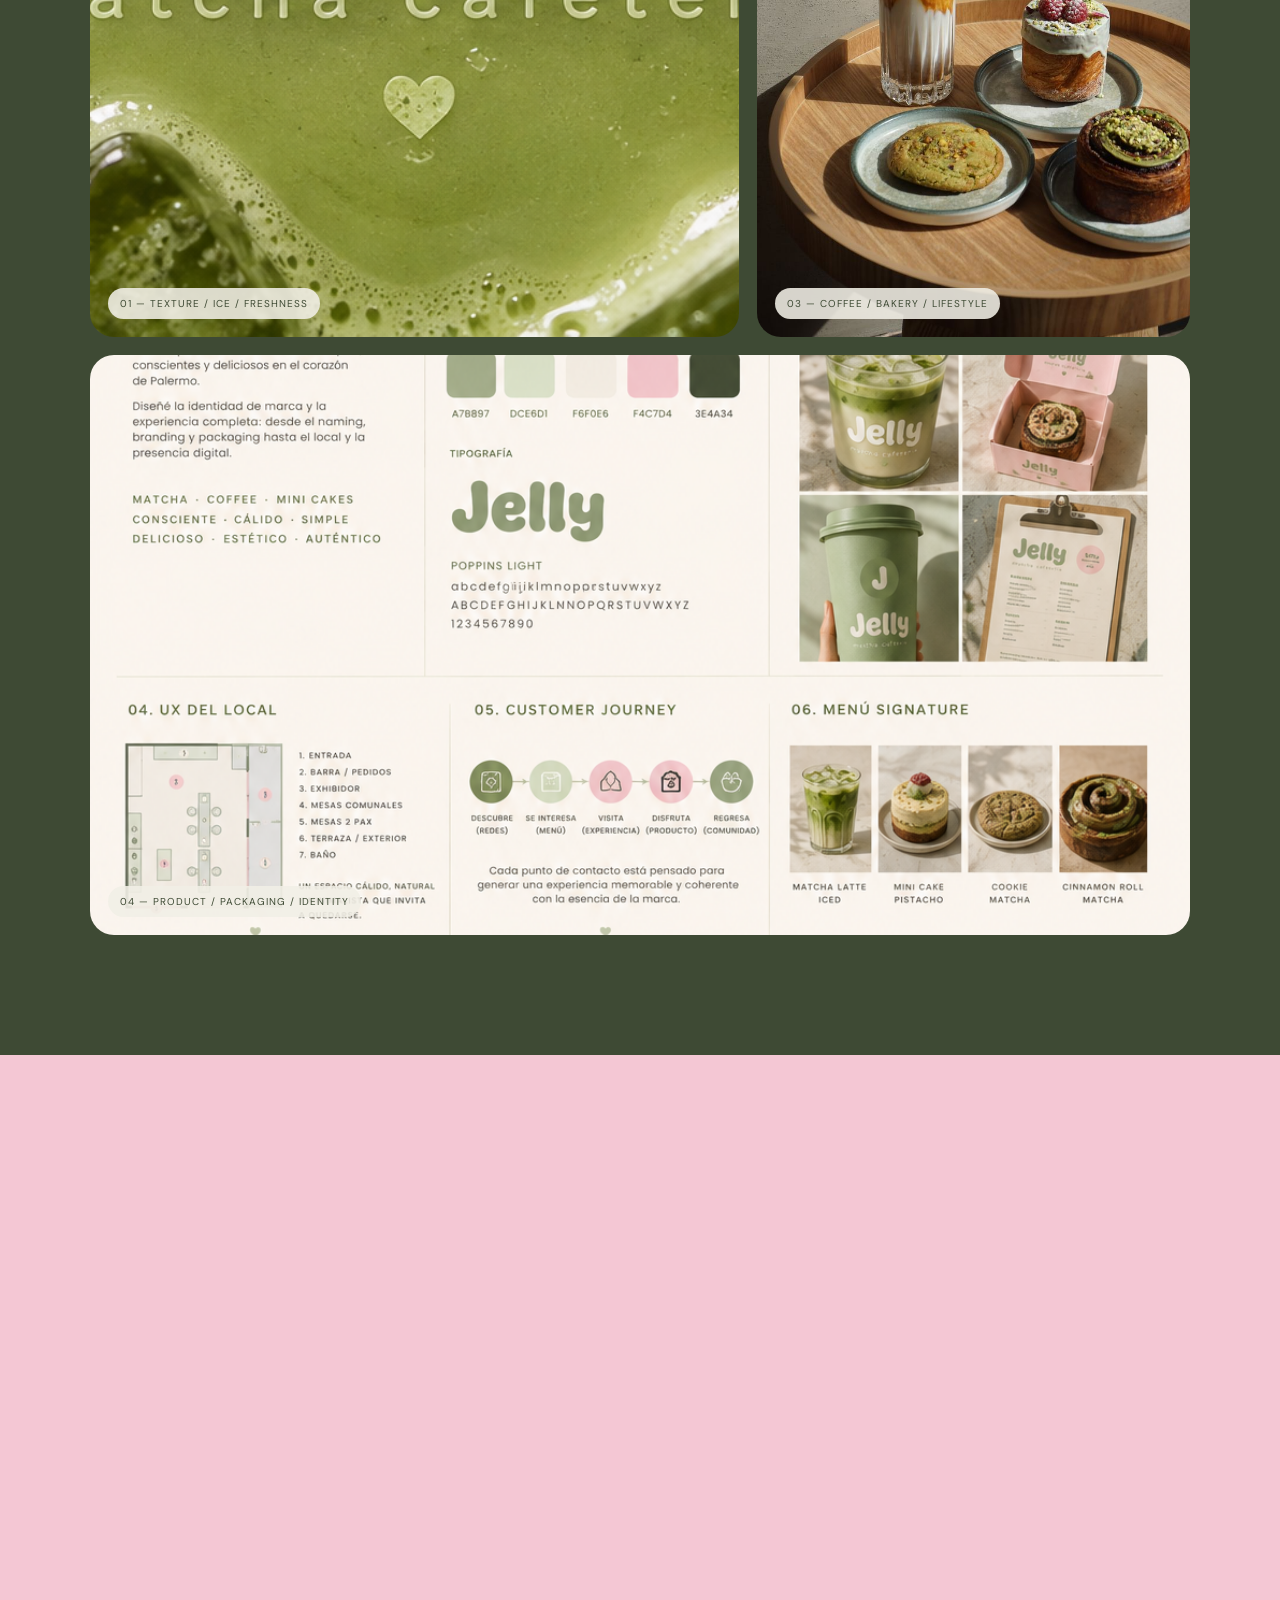
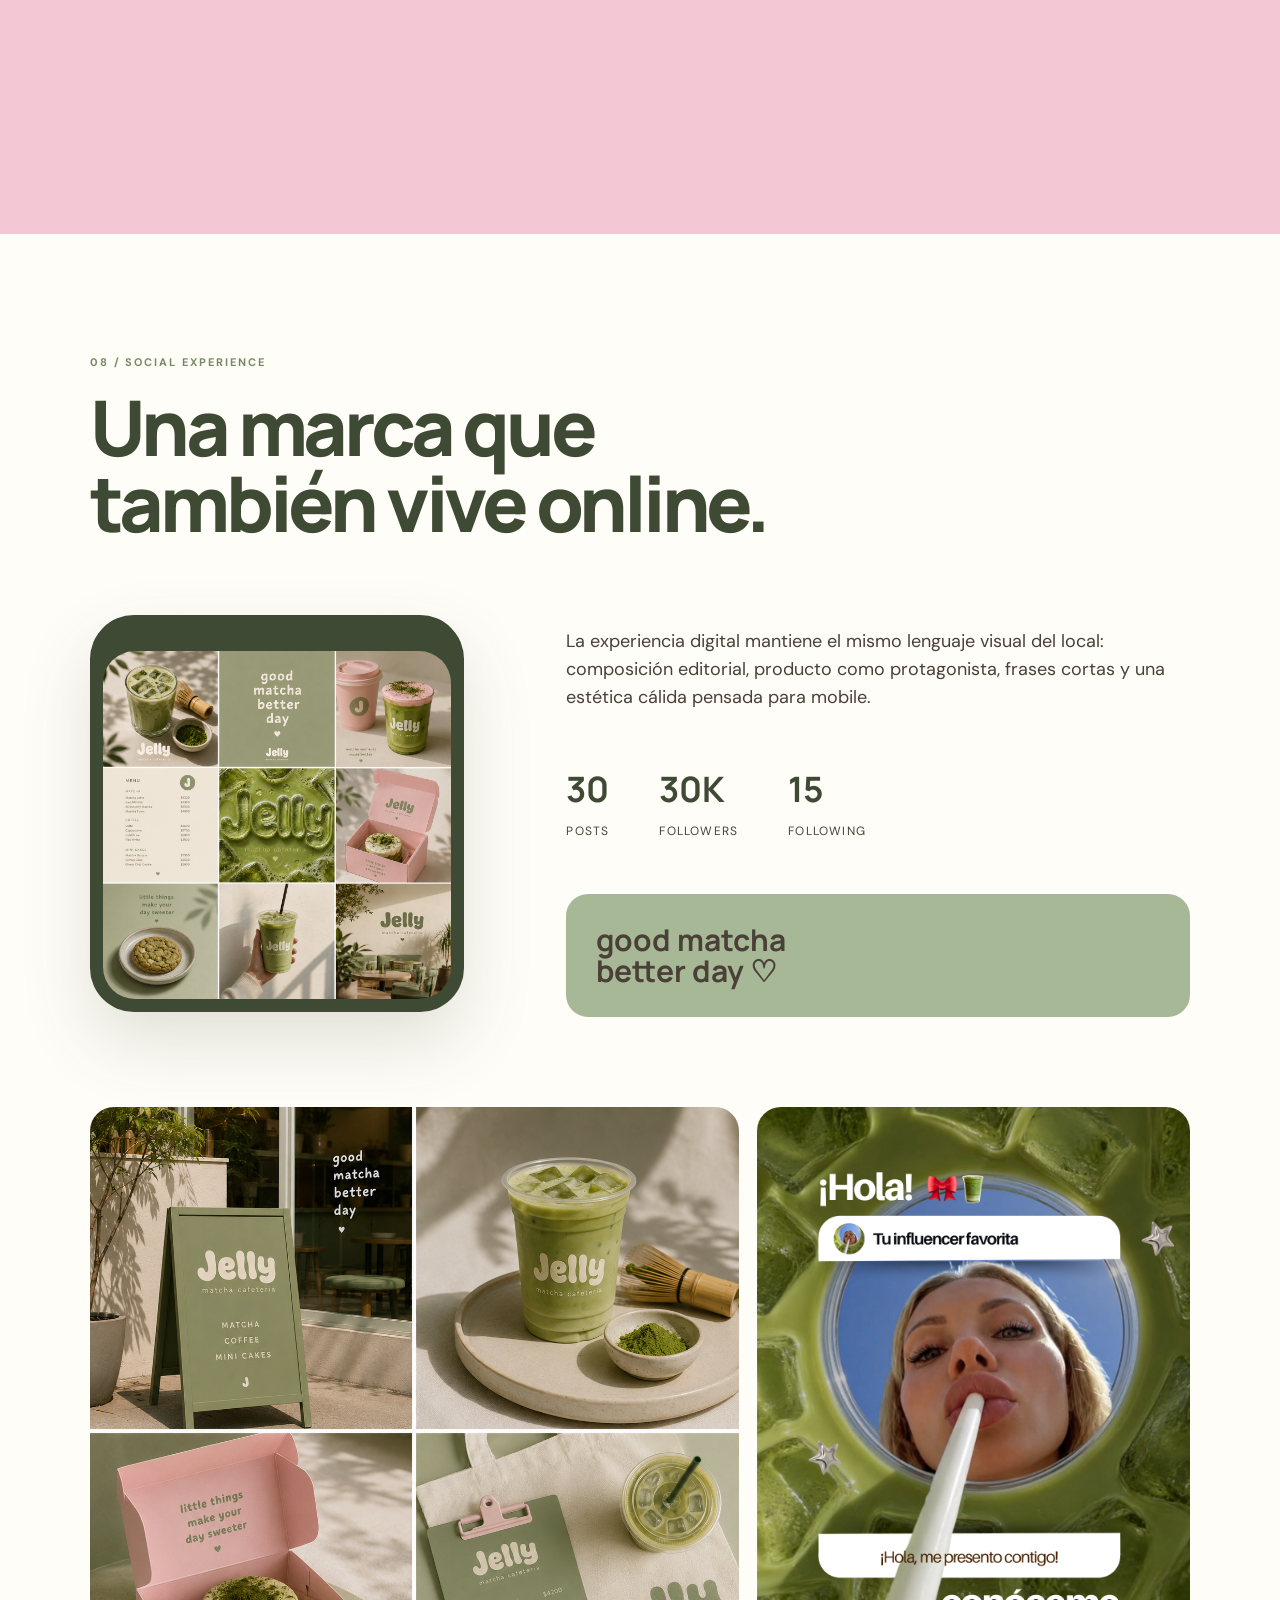
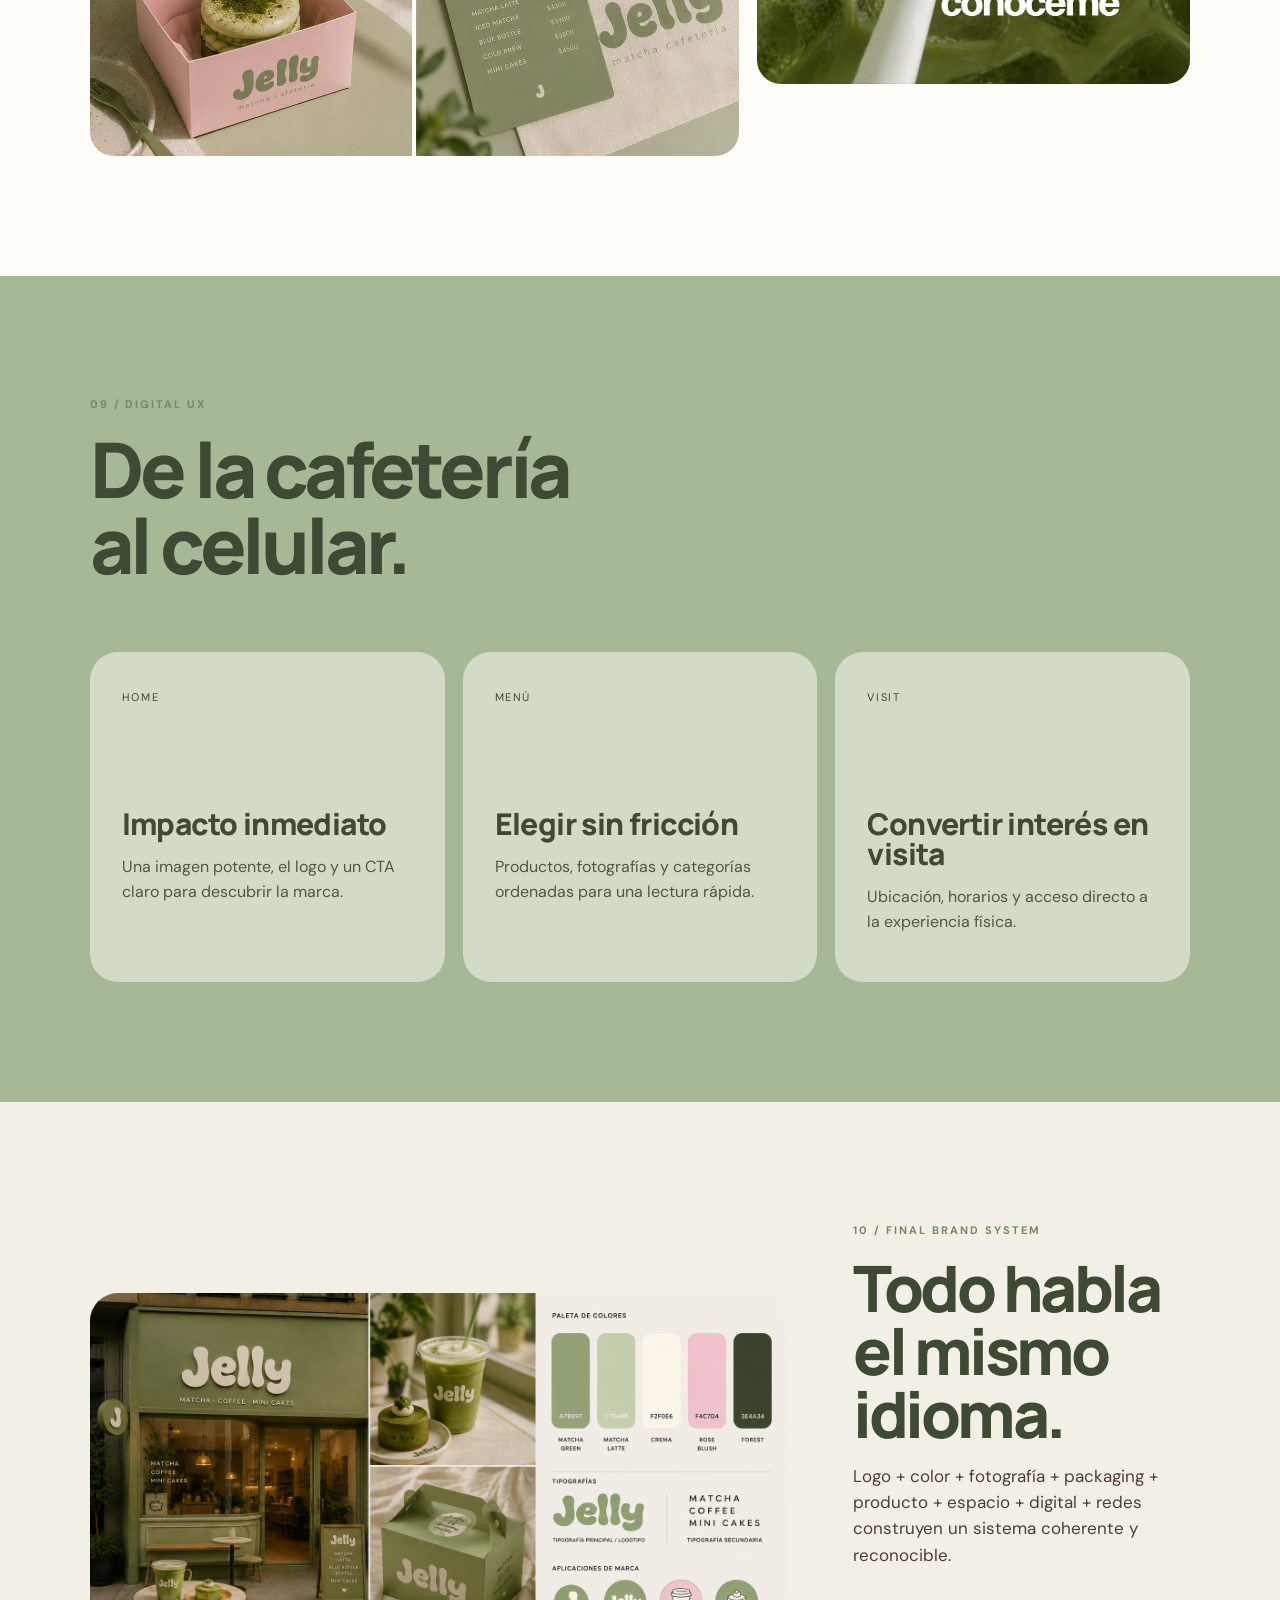
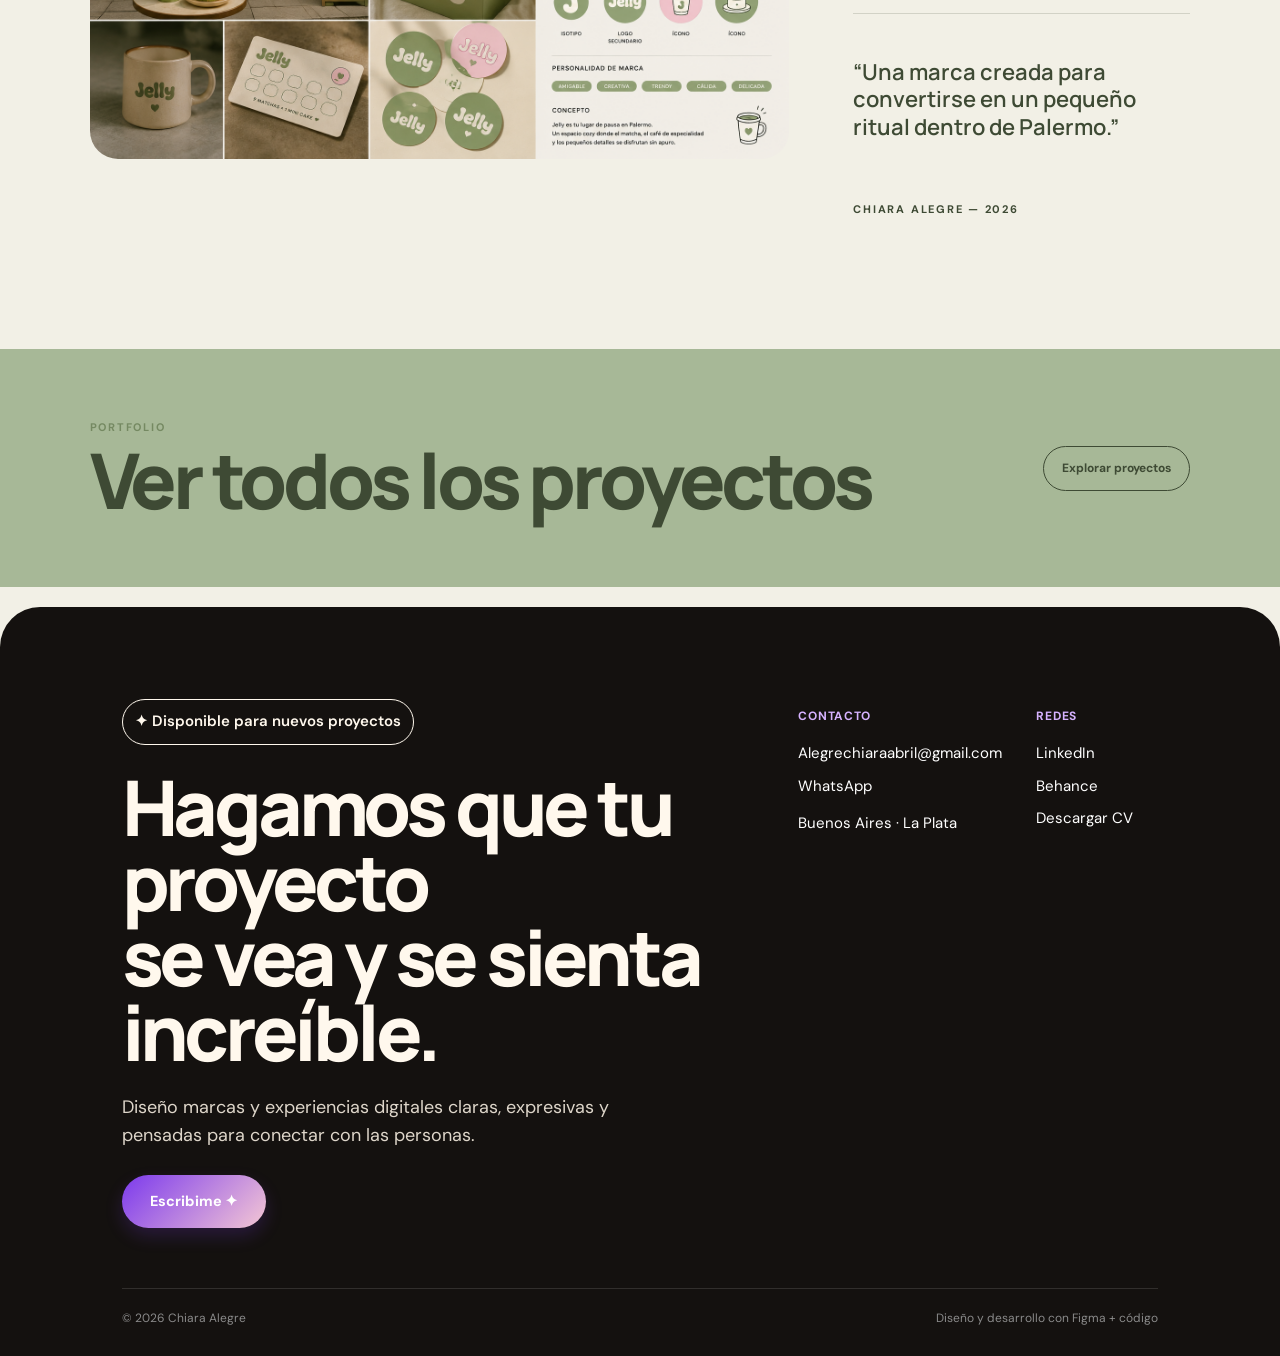
<file: jelly.html>
<!DOCTYPE html>
<html lang="es">

<head>
  <meta charset="UTF-8">
  <meta name="viewport" content="width=device-width, initial-scale=1.0">

  <title>Jelly Matcha Cafetería — Chiara Alegre</title>

  <link rel="stylesheet" href="styles.css">
</head>

<body class="case-jelly-layout jelly-case">

  <!-- ================= NAVBAR ================= -->

  <header class="site-header">
    <div class="navrow">

      <a href="index.html" class="logo">
        <span class="dots">
          <span class="dot r"></span>
          <span class="dot g"></span>
          <span class="dot p"></span>
        </span>
        Chiara Alegre
      </a>

      <nav>
        <ul>
          <li>
            <a href="index.html#inicio">Inicio</a>
          </li>

          <li>
            <a href="index.html#sobre-mi">Sobre mí</a>
          </li>

          <li>
            <a href="index.html#trabajo" class="navActive">Proyectos</a>
          </li>

          <li>
            <a href="index.html#servicios">Servicios</a>
          </li>
        </ul>
      </nav>

      <a class="navcta" href="index.html#contacto">
        Contactarme
      </a>

    </div>
  </header>


  <!-- ================= HERO ================= -->

  <main>

    <section class="hero">

      <div class="hero-copy reveal">

        <p class="eyebrow">
          01 / CASE STUDY
        </p>

        <h1>
          Jelly<span>.</span>
        </h1>

        <p class="hero-subtitle">
          matcha cafeteria
        </p>

        <p class="hero-description">
          Una cafetería conceptual de Palermo creada para convertir
          el momento de tomar un matcha, un café o algo dulce en una
          experiencia visual, sensorial y compartible.
        </p>

        <div class="hero-tags">
          <span>Branding</span>
          <span>UX/UI</span>
          <span>Art Direction</span>
          <span>Packaging</span>
        </div>

      </div>


      <div class="hero-image reveal">

        <img
          src="images/jelly-logo-texture.png"
          alt="Logo Jelly sobre textura de matcha"
        >

        <div class="floating-note">
          good matcha<br>
          better day ♡
        </div>

      </div>

    </section>


    <!-- ================= INTRO ================= -->

    <section class="intro section">

      <div class="section-number">
        02
      </div>

      <div class="intro-grid">

        <div>

          <p class="eyebrow">
            THE IDEA
          </p>

          <h2>
            Pequeños momentos<br>
            <em>hechos mejor.</em>
          </h2>

        </div>


        <div class="body-copy">

          <p>
            JELLY nace de la combinación entre
            <strong>
              matcha de especialidad, café, mini cakes y una experiencia
              de espacio pensada para quedarse.
            </strong>
          </p>

          <p>
            El objetivo no era crear simplemente una cafetería “linda”,
            sino construir una marca con suficiente personalidad para
            convertirse en un lugar al que las personas quieran ir,
            fotografiar y recomendar.
          </p>

        </div>

      </div>

    </section>


    <!-- ================= CONCEPT ================= -->

    <section class="concept section">

      <div class="section-heading reveal">

        <p class="eyebrow">
          03 / BRAND STRATEGY
        </p>

        <h2>
          Tres universos,<br>
          una misma experiencia.
        </h2>

      </div>


      <div class="concept-cards">

        <article class="concept-card reveal">

          <span>01</span>

          <h3>
            Matcha
          </h3>

          <p>
            El producto protagonista y el principal código visual de la marca.
          </p>

        </article>


        <article class="concept-card reveal">

          <span>02</span>

          <h3>
            Coffee
          </h3>

          <p>
            Una propuesta contemporánea inspirada en la cultura del café
            de especialidad.
          </p>

        </article>


        <article class="concept-card reveal">

          <span>03</span>

          <h3>
            Little things
          </h3>

          <p>
            Mini cakes, cookies y detalles que convierten una visita
            cotidiana en un recuerdo.
          </p>

        </article>

      </div>


      <div class="quote reveal">

        <span>“</span>

        <p>
          JELLY no vende solamente bebidas y pastelería.<br>
          Vende pequeños momentos para disfrutar.
        </p>

      </div>

    </section>


    <!-- ================= UX ================= -->

    <section class="ux section">

      <div class="section-heading reveal">

        <p class="eyebrow">
          04 / USER EXPERIENCE
        </p>

        <h2>
          Diseñar el recorrido,<br>
          no solo la estética.
        </h2>

      </div>


      <div class="journey">

        <div class="journey-line"></div>

        <div class="journey-step reveal">
          <b>01</b>
          <span>DESCUBRE</span>
          <small>Redes</small>
        </div>

        <div class="journey-step reveal">
          <b>02</b>
          <span>SE INTERESA</span>
          <small>Menú</small>
        </div>

        <div class="journey-step reveal">
          <b>03</b>
          <span>VISITA</span>
          <small>Experiencia</small>
        </div>

        <div class="journey-step reveal">
          <b>04</b>
          <span>DISFRUTA</span>
          <small>Producto</small>
        </div>

        <div class="journey-step reveal">
          <b>05</b>
          <span>COMPARTE</span>
          <small>Contenido</small>
        </div>

        <div class="journey-step reveal">
          <b>06</b>
          <span>REGRESA</span>
          <small>Comunidad</small>
        </div>

      </div>


      <div class="ux-grid">

        <div class="ux-point reveal">

          <span>01</span>

          <h3>
            Descubrimiento
          </h3>

          <p>
            Instagram, TikTok, Pinterest y recomendación social como
            puertas de entrada.
          </p>

        </div>


        <div class="ux-point reveal">

          <span>02</span>

          <h3>
            Pedido
          </h3>

          <p>
            Menú simple, productos signature y novedades temporales
            para reducir fricción al elegir.
          </p>

        </div>


        <div class="ux-point reveal">

          <span>03</span>

          <h3>
            Compartir
          </h3>

          <p>
            Packaging, bebidas y espacio diseñados como puntos naturales
            de generación de contenido.
          </p>

        </div>

      </div>

    </section>


    <!-- ================= BRANDING ================= -->

    <section class="branding section">

      <div class="section-heading reveal">

        <p class="eyebrow">
          05 / VISUAL IDENTITY
        </p>

        <h2>
          Una identidad suave,<br>
          <em>pero con carácter.</em>
        </h2>

      </div>


      <div class="brand-showcase">

        <div class="brand-logo-card reveal">

          <img
            src="images/jelly-logo-clean.png"
            alt="Logo Jelly"
          >

        </div>


        <div class="brand-text reveal">

          <p>
            El lettering orgánico y redondeado construye una personalidad
            <strong>
              cute, fresca, cálida, contemporánea y playful
            </strong>.
          </p>

          <p>
            La <strong>J</strong> funciona como recurso independiente:
            isotipo, sello, sticker, avatar, patrón y elemento de packaging.
          </p>

          <div class="mini-symbol">
            J
          </div>

        </div>

      </div>


      <!-- PALETA -->

      <div class="palette reveal">

        <div class="palette-title">

          <p class="eyebrow">
            PALETA
          </p>

          <h3>
            Matcha + Cream<br>
            <em>with a touch of pink.</em>
          </h3>

        </div>


        <div class="swatches">

          <div class="swatch swatch-sage">
            <span>#A7B897</span>
            <small>Matcha Sage</small>
          </div>

          <div class="swatch swatch-cream">
            <span>#F2F0E6</span>
            <small>Cream</small>
          </div>

          <div class="swatch swatch-pink">
            <span>#F4C7D4</span>
            <small>Soft Pink</small>
          </div>

          <div class="swatch swatch-green">
            <span>#3E4A34</span>
            <small>Deep Green</small>
          </div>

          <div class="swatch swatch-espresso">
            <span>#4A4037</span>
            <small>Espresso</small>
          </div>

        </div>

      </div>

    </section>


    <!-- ================= ART DIRECTION ================= -->

    <section class="art section">

      <div class="section-heading reveal">

        <p class="eyebrow">
          06 / ART DIRECTION
        </p>

        <h2>
          El matcha<br>
          <em>se siente.</em>
        </h2>

        <p class="section-intro">
          La dirección fotográfica trabaja con macro photography,
          texturas, hielo, espuma, vidrio, cerámica, luz natural
          y sombras marcadas.
        </p>

      </div>


      <div class="photo-grid">

        <figure class="photo photo-large reveal">

          <img
            src="images/jelly-ice.png"
            alt="Matcha con hielo"
          >

          <figcaption>
            01 — texture / ice / freshness
          </figcaption>

        </figure>


        <figure class="photo reveal">

          <img
            src="images/jelly-pour.jfif"
            alt="Matcha siendo servido"
          >

          <figcaption>
            02 — ritual / preparation
          </figcaption>

        </figure>


        <figure class="photo reveal">

          <img
            src="images/jelly-coffee-bakery.jfif"
            alt="Café y pastelería"
          >

          <figcaption>
            03 — coffee / bakery / lifestyle
          </figcaption>

        </figure>


        <figure class="photo photo-wide reveal">

          <img
            src="images/jelly-cups.png"
            alt="Bebidas Jelly"
          >

          <figcaption>
            04 — product / packaging / identity
          </figcaption>

        </figure>

      </div>

    </section>


    <!-- ================= PACKAGING ================= -->

    <section class="packaging section">

      <div class="packaging-copy reveal">

        <p class="eyebrow">
          07 / PACKAGING
        </p>

        <h2>
          Take a little<br>
          <em>Jelly home.</em>
        </h2>

        <p>
          El packaging rosa funciona como una extensión de la identidad:
          protege, presenta, comunica y genera recuerdo.
        </p>


        <div class="pack-list">

          <span>Mini cakes</span>
          <span>Cookies</span>
          <span>Pastries</span>
          <span>Take away</span>

        </div>

      </div>


      <div class="packaging-image reveal">

        <img
          src="images/jelly-packaging.png"
          alt="Packaging rosa de Jelly"
        >

      </div>

    </section>


    <!-- ================= SOCIAL ================= -->

    <section class="social section">

      <div class="section-heading reveal">

        <p class="eyebrow">
          08 / SOCIAL EXPERIENCE
        </p>

        <h2>
          Una marca que<br>
          también vive online.
        </h2>

      </div>


      <div class="social-layout">

        <div class="phone-frame reveal">

          <div class="phone-top"></div>

          <img
            src="images/jelly-instagram.png"
            alt="Perfil de Instagram de Jelly"
          >

        </div>


        <div class="social-copy reveal">

          <p>
            La experiencia digital mantiene el mismo lenguaje visual
            del local: composición editorial, producto como protagonista,
            frases cortas y una estética cálida pensada para mobile.
          </p>


          <div class="social-stats">

            <div>
              <strong>30</strong>
              <span>posts</span>
            </div>

            <div>
              <strong>30K</strong>
              <span>followers</span>
            </div>

            <div>
              <strong>15</strong>
              <span>following</span>
            </div>

          </div>


          <blockquote>
            good matcha<br>
            better day ♡
          </blockquote>

        </div>

      </div>


      <div class="social-grid reveal">

        <img
          src="images/jelly-social-grid.png"
          alt="Grilla de contenido de Jelly"
        >

        <img
          src="images/jelly-about-post.png"
          alt="Post de presentación de Jelly"
        >

      </div>

    </section>


    <!-- ================= DIGITAL ================= -->

    <section class="digital section">

      <div class="section-heading reveal">

        <p class="eyebrow">
          09 / DIGITAL UX
        </p>

        <h2>
          De la cafetería<br>
          al celular.
        </h2>

      </div>


      <div class="digital-grid">

        <div class="digital-card reveal">

          <span>HOME</span>

          <h3>
            Impacto inmediato
          </h3>

          <p>
            Una imagen potente, el logo y un CTA claro para descubrir
            la marca.
          </p>

        </div>


        <div class="digital-card reveal">

          <span>MENÚ</span>

          <h3>
            Elegir sin fricción
          </h3>

          <p>
            Productos, fotografías y categorías ordenadas para una
            lectura rápida.
          </p>

        </div>


        <div class="digital-card reveal">

          <span>VISIT</span>

          <h3>
            Convertir interés en visita
          </h3>

          <p>
            Ubicación, horarios y acceso directo a la experiencia física.
          </p>

        </div>

      </div>

    </section>


    <!-- ================= FINAL ================= -->

    <section class="final section reveal">

      <div class="final-image">

        <img
          src="images/jelly-brandboard.png"
          alt="Brand board completo de Jelly"
        >

      </div>


      <div class="final-copy">

        <p class="eyebrow">
          10 / FINAL BRAND SYSTEM
        </p>

        <h2>
          Todo habla<br>
          el mismo idioma.
        </h2>

        <p>
          Logo + color + fotografía + packaging + producto + espacio +
          digital + redes construyen un sistema coherente y reconocible.
        </p>

        <div class="final-line"></div>

        <p class="final-quote">
          “Una marca creada para convertirse en un pequeño ritual
          dentro de Palermo.”
        </p>

        <p class="credit">
          CHIARA ALEGRE — 2026
        </p>

      </div>

    </section>

  </main>


  <!-- ================= SIGUIENTE PROYECTO ================= -->

  <a href="index.html#trabajo" class="next-project" aria-label="Ver todos los proyectos">
    <div>
      <div class="np-label">Portfolio</div>
      <h3>Ver todos los proyectos</h3>
    </div>
    <span class="next-project-cta">Explorar proyectos</span>
  </a>


  <!-- ================= FOOTER ================= -->

  <footer id="contacto">
  <div class="wrap">
    <div class="foot-grid">
      <div class="foot-intro">
        <span class="pill">✦ Disponible para nuevos proyectos</span>
        <h2>Hagamos que tu proyecto<br>se vea y se sienta increíble.</h2>
        <p>Diseño marcas y experiencias digitales claras, expresivas y pensadas para conectar con las personas.</p>
        <a href="mailto:Alegrechiaraabril@gmail.com" class="btn primary">Escribime ✦</a>
      </div>
      <div class="foot-details">
        <div class="foot-col">
          <h5>Contacto</h5>
          <a href="mailto:Alegrechiaraabril@gmail.com">Alegrechiaraabril@gmail.com</a>
          <a href="https://wa.me/542213995221?text=Hola%20Chiara%2C%20quiero%20consultarte%20por%20un%20proyecto." target="_blank" rel="noopener">WhatsApp</a>
          <p>Buenos Aires · La Plata</p>
        </div>
        <div class="foot-col">
          <h5>Redes</h5>
          <a href="https://www.linkedin.com/in/chiaraalegre" target="_blank" rel="noopener">LinkedIn</a>
          <a href="https://www.behance.net/chiaraalegre0" target="_blank" rel="noopener">Behance</a>
          <a href="CV-Chiara-Alegre.pdf" download>Descargar CV</a>
        </div>
      </div>
    </div>
    <div class="foot-bottom">
      <span>© 2026 Chiara Alegre</span>
      <span>Diseño y desarrollo con Figma + código</span>
    </div>
  </div>
</footer>


  <!-- ================= REVEAL ================= -->

  <script>

    const observer = new IntersectionObserver(
      (entries) => {

        entries.forEach((entry) => {

          if (entry.isIntersecting) {
            entry.target.classList.add("visible");
          }

        });

      },
      {
        threshold: 0.12
      }
    );


    document
      .querySelectorAll(".reveal")
      .forEach((el) => observer.observe(el));

  </script>

  <script src="project-ui.js"></script>

</body>
</html>
</file>
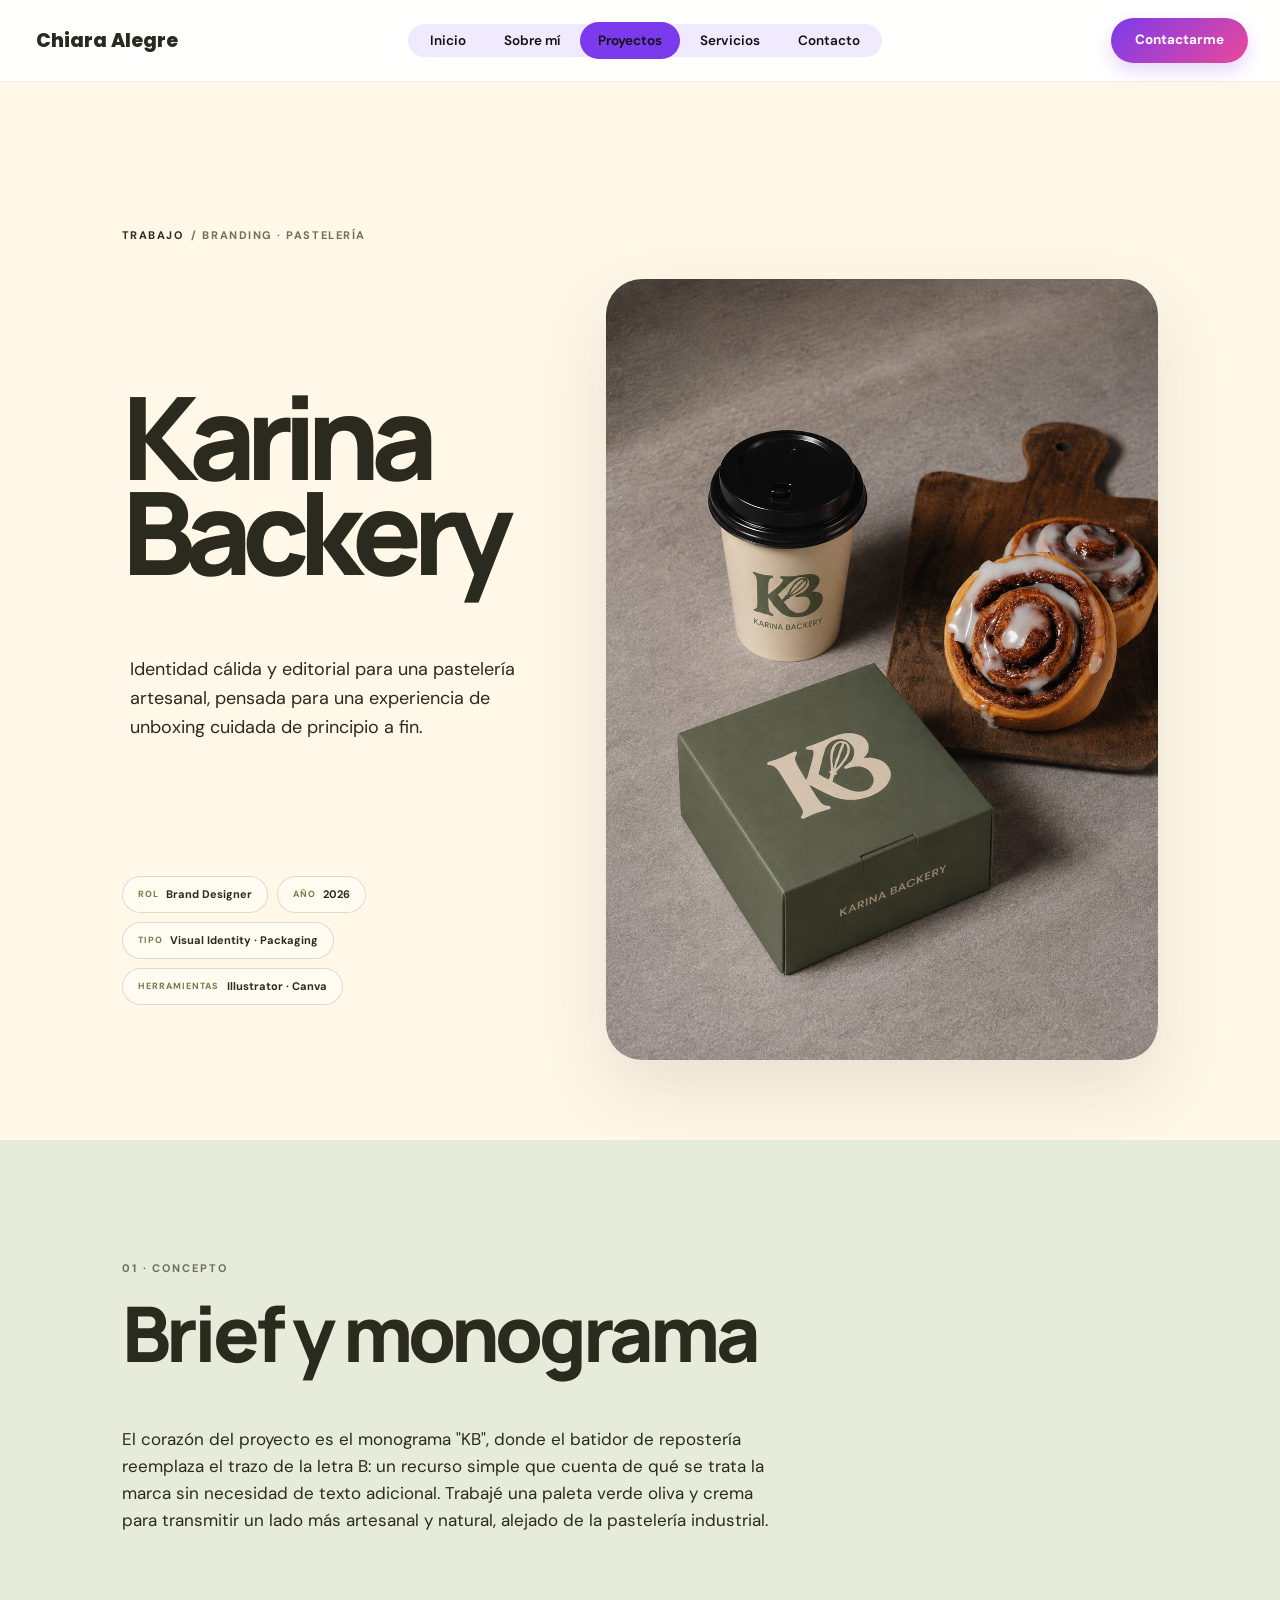
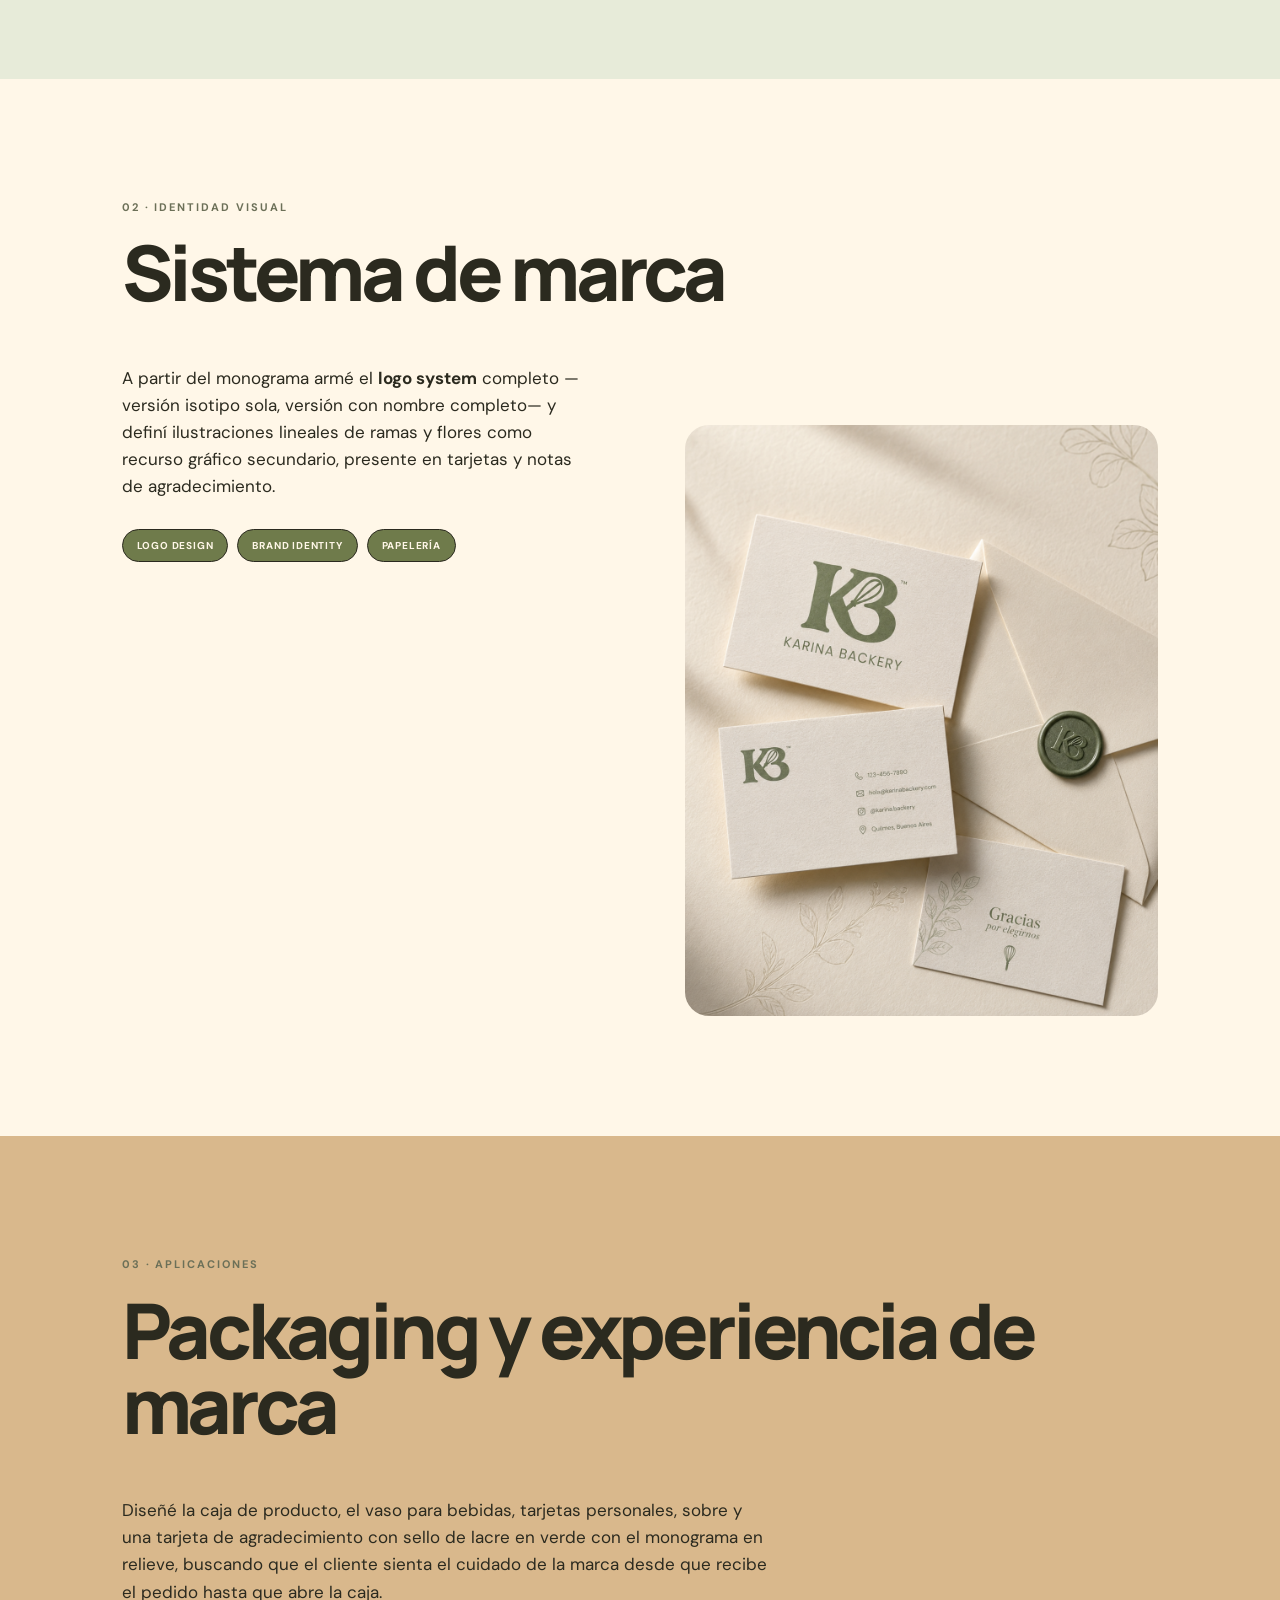
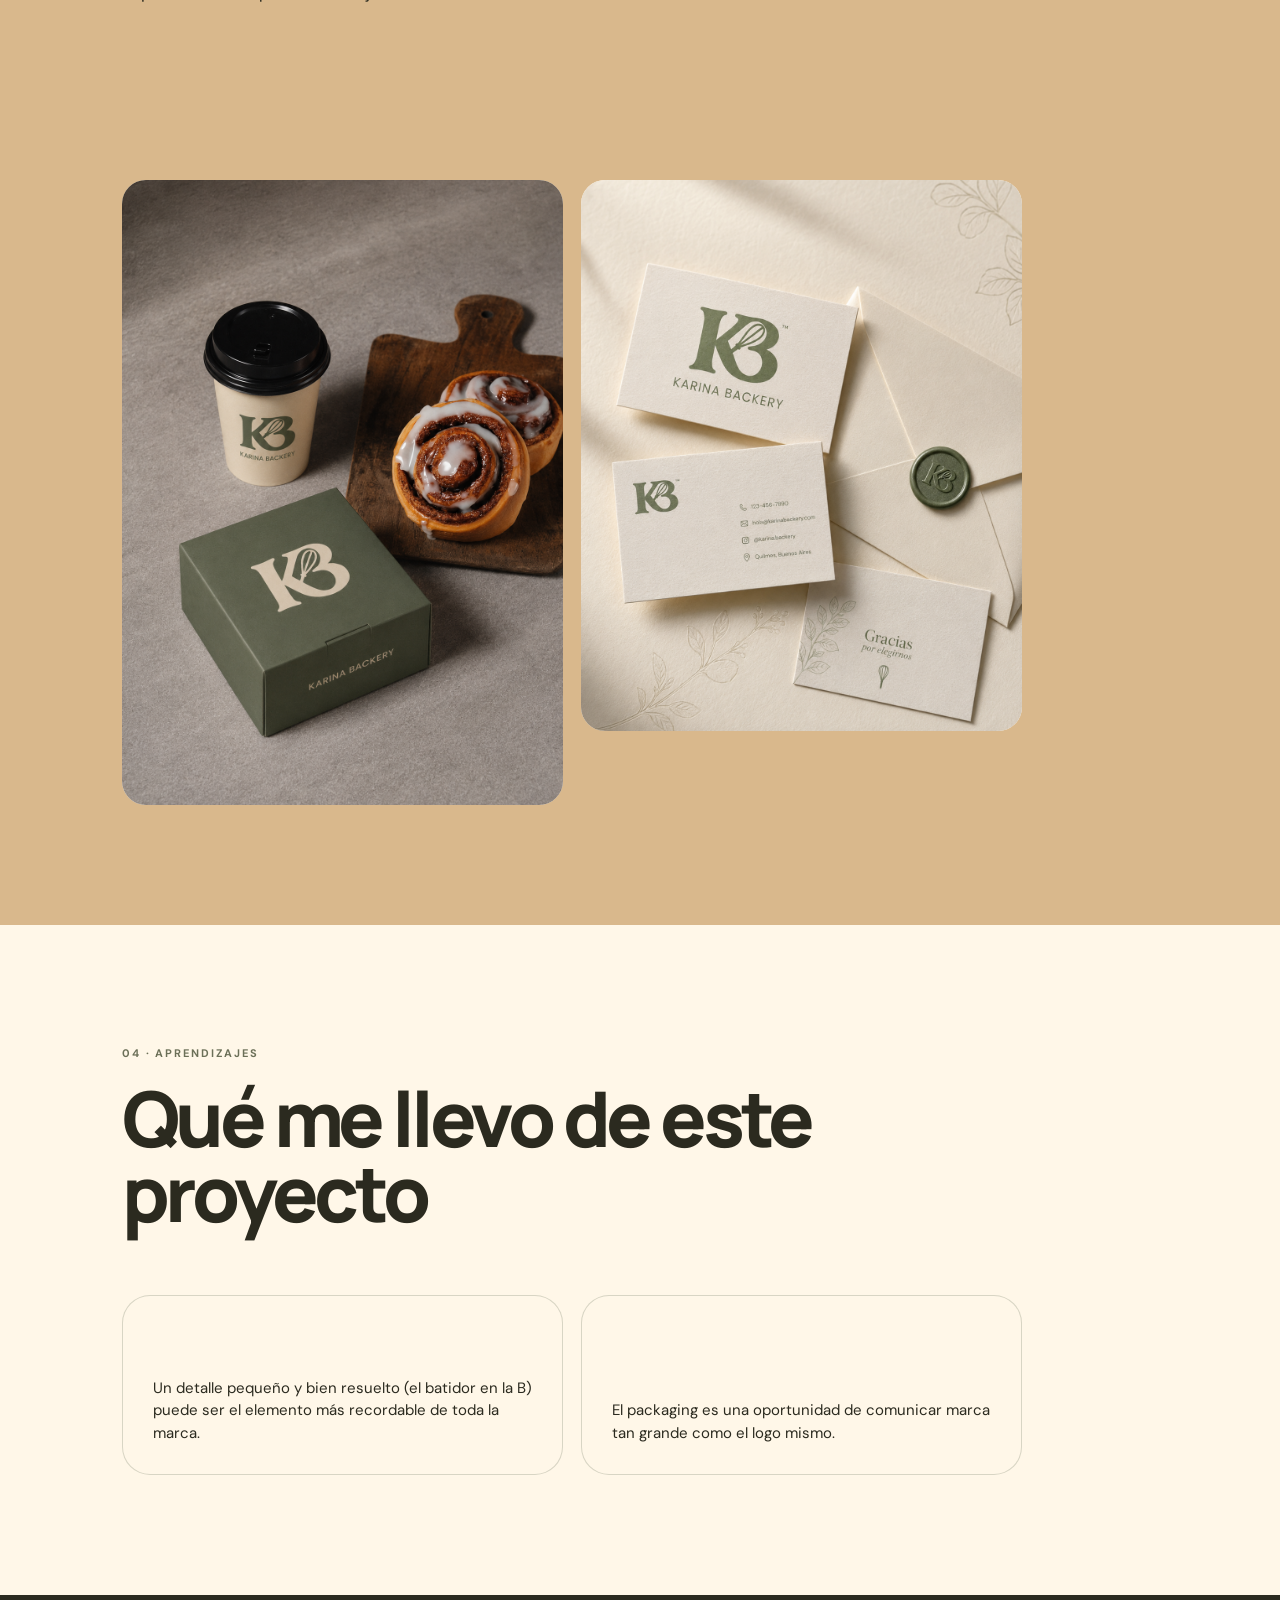
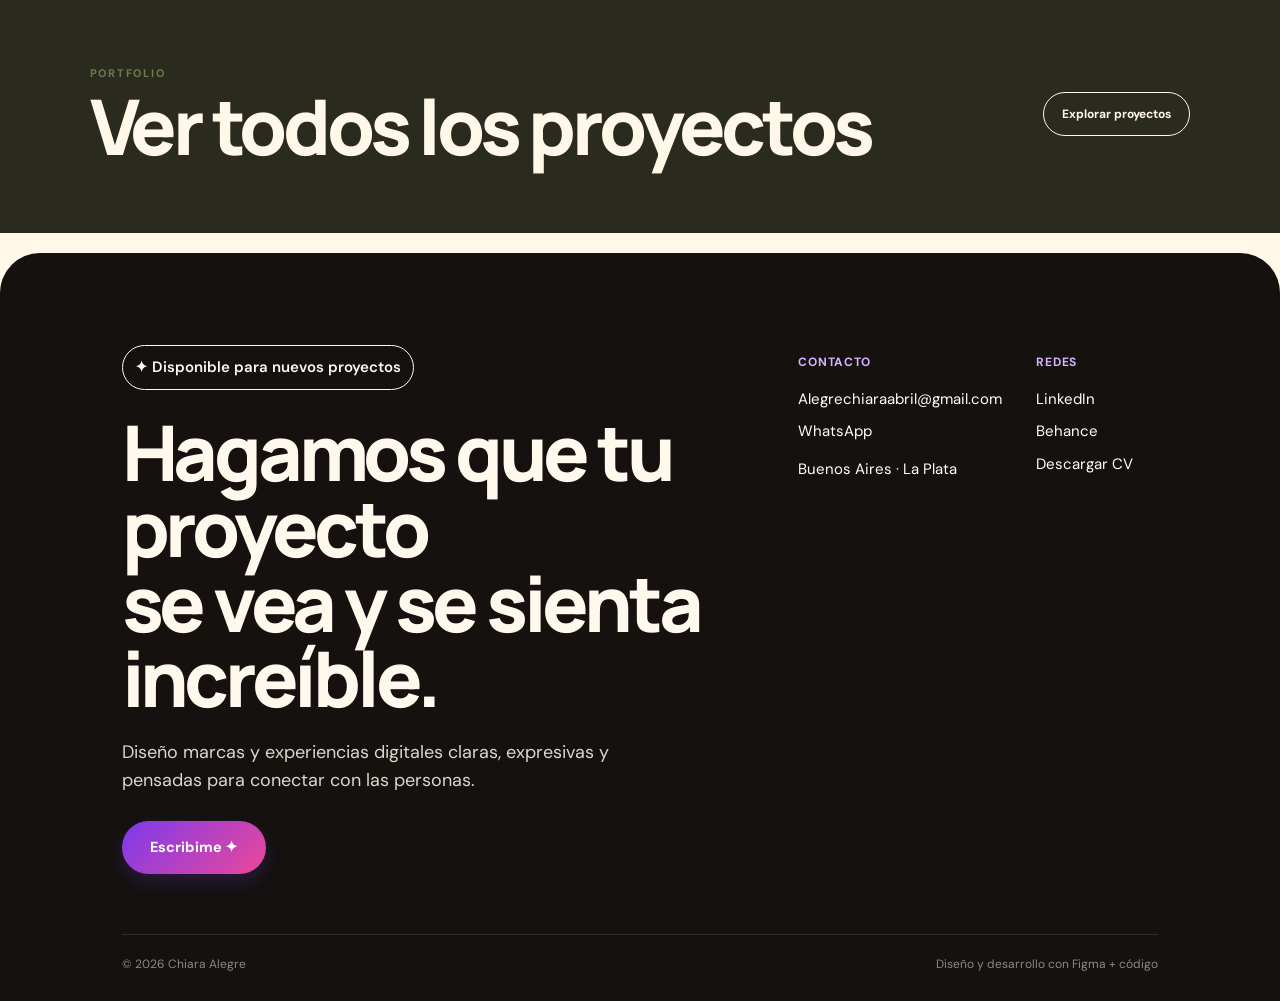
<file: karina-backery.html>
<!DOCTYPE html>
<html lang="es">
<head>
<meta charset="UTF-8">
<meta name="viewport" content="width=device-width, initial-scale=1.0">
<title>Karina Backery — Chiara Alegre</title>
<link rel="stylesheet" href="styles.css">
</head>
<body class="case-jelly-layout karina-backery">

<header>
  <div class="navrow">
    <a href="index.html" class="logo"><span class="dots"><span class="dot r"></span><span class="dot g"></span><span class="dot p"></span></span>&nbsp;Chiara Alegre</a>
    <nav>
      <ul>
        <li><a href="index.html#inicio">Inicio</a></li>
        <li><a href="index.html#trabajo">Trabajo</a></li>
        <li><a href="index.html#proceso">Proceso</a></li>
        <li><a href="index.html#sobre-mi">Sobre mí</a></li>
      </ul>
    </nav>
    <a class="navcta" href="index.html#contacto">Contactarme</a>
  </div>
</header>

<section class="case-hero">
  <div class="wrap">
    <div class="breadcrumb"><a href="index.html">Trabajo</a> / Branding · Pastelería</div>
    <div class="case-title-row">
      <h1>Karina Backery</h1>
    </div>
    <p class="hero-sub" style="margin-top:0;">Identidad cálida y editorial para una pastelería artesanal, pensada para una experiencia de unboxing cuidada de principio a fin.</p>
    <div class="case-meta"><div><span>Rol</span><b>Brand Designer</b></div><div><span>Año</span><b>2026</b></div><div><span>Tipo</span><b>Visual Identity · Packaging</b></div><div><span>Herramientas</span><b>Illustrator · Canva</b></div></div>
    <div class="case-cover"><img src="images/karina-box.png" alt="Karina Backery — packaging y producto"></div>
  </div>
</section>

<section class="case-section">
  <div class="wrap">
    <span class="stepnum">01 · Concepto</span>
    <h2>Brief y monograma</h2>
    
    <div class="case-body-grid single">
      <div class="case-text">
        <p>El corazón del proyecto es el monograma "KB", donde el batidor de repostería reemplaza el trazo de la letra B: un recurso simple que cuenta de qué se trata la marca sin necesidad de texto adicional. Trabajé una paleta verde oliva y crema para transmitir un lado más artesanal y natural, alejado de la pastelería industrial.</p>
      </div>
    </div>

  </div>
</section>

<section class="case-section">
  <div class="wrap">
    <span class="stepnum">02 · Identidad visual</span>
    <h2>Sistema de marca</h2>
    
    <div class="case-body-grid">
      <div class="case-text">
        <p>A partir del monograma armé el <strong>logo system</strong> completo —versión isotipo sola, versión con nombre completo— y definí ilustraciones lineales de ramas y flores como recurso gráfico secundario, presente en tarjetas y notas de agradecimiento.</p>
        <div class="chiplist">
          <span class="chip on">Logo Design</span>
          <span class="chip on">Brand Identity</span>
          <span class="chip on">Papelería</span>
        </div>
      </div>
      <div class="gallery">
        <img src="images/karina-cards.png" alt="Karina Backery — tarjetas personales y sello de cera">
      </div>
    </div>

  </div>
</section>

<section class="case-section">
  <div class="wrap">
    <span class="stepnum">03 · Aplicaciones</span>
    <h2>Packaging y experiencia de marca</h2>
    
    <div class="case-body-grid single">
      <div class="case-text"><p>Diseñé la caja de producto, el vaso para bebidas, tarjetas personales, sobre y una tarjeta de agradecimiento con sello de lacre en verde con el monograma en relieve, buscando que el cliente sienta el cuidado de la marca desde que recibe el pedido hasta que abre la caja.</p></div>
      <div class="gallery g2">
        <img src="images/karina-box.png" alt="Karina Backery — caja, vaso y producto">
        <img src="images/karina-cards.png" alt="Karina Backery — papelería completa">
      </div>
    </div>

  </div>
</section>

<section class="case-section">
  <div class="wrap">
    <span class="stepnum">04 · Aprendizajes</span>
    <h2>Qué me llevo de este proyecto</h2>
    
    <div class="case-body-grid single">
      <div class="insight-cards" style="grid-template-columns:1fr 1fr;">
        <div class="insight-card"><p>Un detalle pequeño y bien resuelto (el batidor en la B) puede ser el elemento más recordable de toda la marca.</p></div>
        <div class="insight-card"><p>El packaging es una oportunidad de comunicar marca tan grande como el logo mismo.</p></div>
      </div>
    </div>

  </div>
</section>

<a href="big-burguers.html" class="next-project">
  <div>
    <div class="np-label">Siguiente proyecto</div>
    <h3>Big Burguers →</h3>
  </div>
  <span class="arrow">→</span>
</a>

<footer id="contacto">
  <div class="wrap">
    <div class="foot-grid">
      <div class="foot-intro">
        <span class="pill">✦ Disponible para nuevos proyectos</span>
        <h2>Hagamos que tu proyecto<br>se vea y se sienta increíble.</h2>
        <p>Diseño marcas y experiencias digitales claras, expresivas y pensadas para conectar con las personas.</p>
        <a href="mailto:Alegrechiaraabril@gmail.com" class="btn primary">Escribime ✦</a>
      </div>
      <div class="foot-details">
        <div class="foot-col">
          <h5>Contacto</h5>
          <a href="mailto:Alegrechiaraabril@gmail.com">Alegrechiaraabril@gmail.com</a>
          <a href="https://wa.me/542213995221?text=Hola%20Chiara%2C%20quiero%20consultarte%20por%20un%20proyecto." target="_blank" rel="noopener">WhatsApp</a>
          <p>Buenos Aires · La Plata</p>
        </div>
        <div class="foot-col">
          <h5>Redes</h5>
          <a href="https://www.linkedin.com/in/chiaraalegre" target="_blank" rel="noopener">LinkedIn</a>
          <a href="https://www.behance.net/chiaraalegre0" target="_blank" rel="noopener">Behance</a>
          <a href="CV-Chiara-Alegre.pdf" download>Descargar CV</a>
        </div>
      </div>
    </div>
    <div class="foot-bottom">
      <span>© 2026 Chiara Alegre</span>
      <span>Diseño y desarrollo con Figma + código</span>
    </div>
  </div>
</footer>
<script src="project-ui.js"></script>
</body>
</html>
</file>
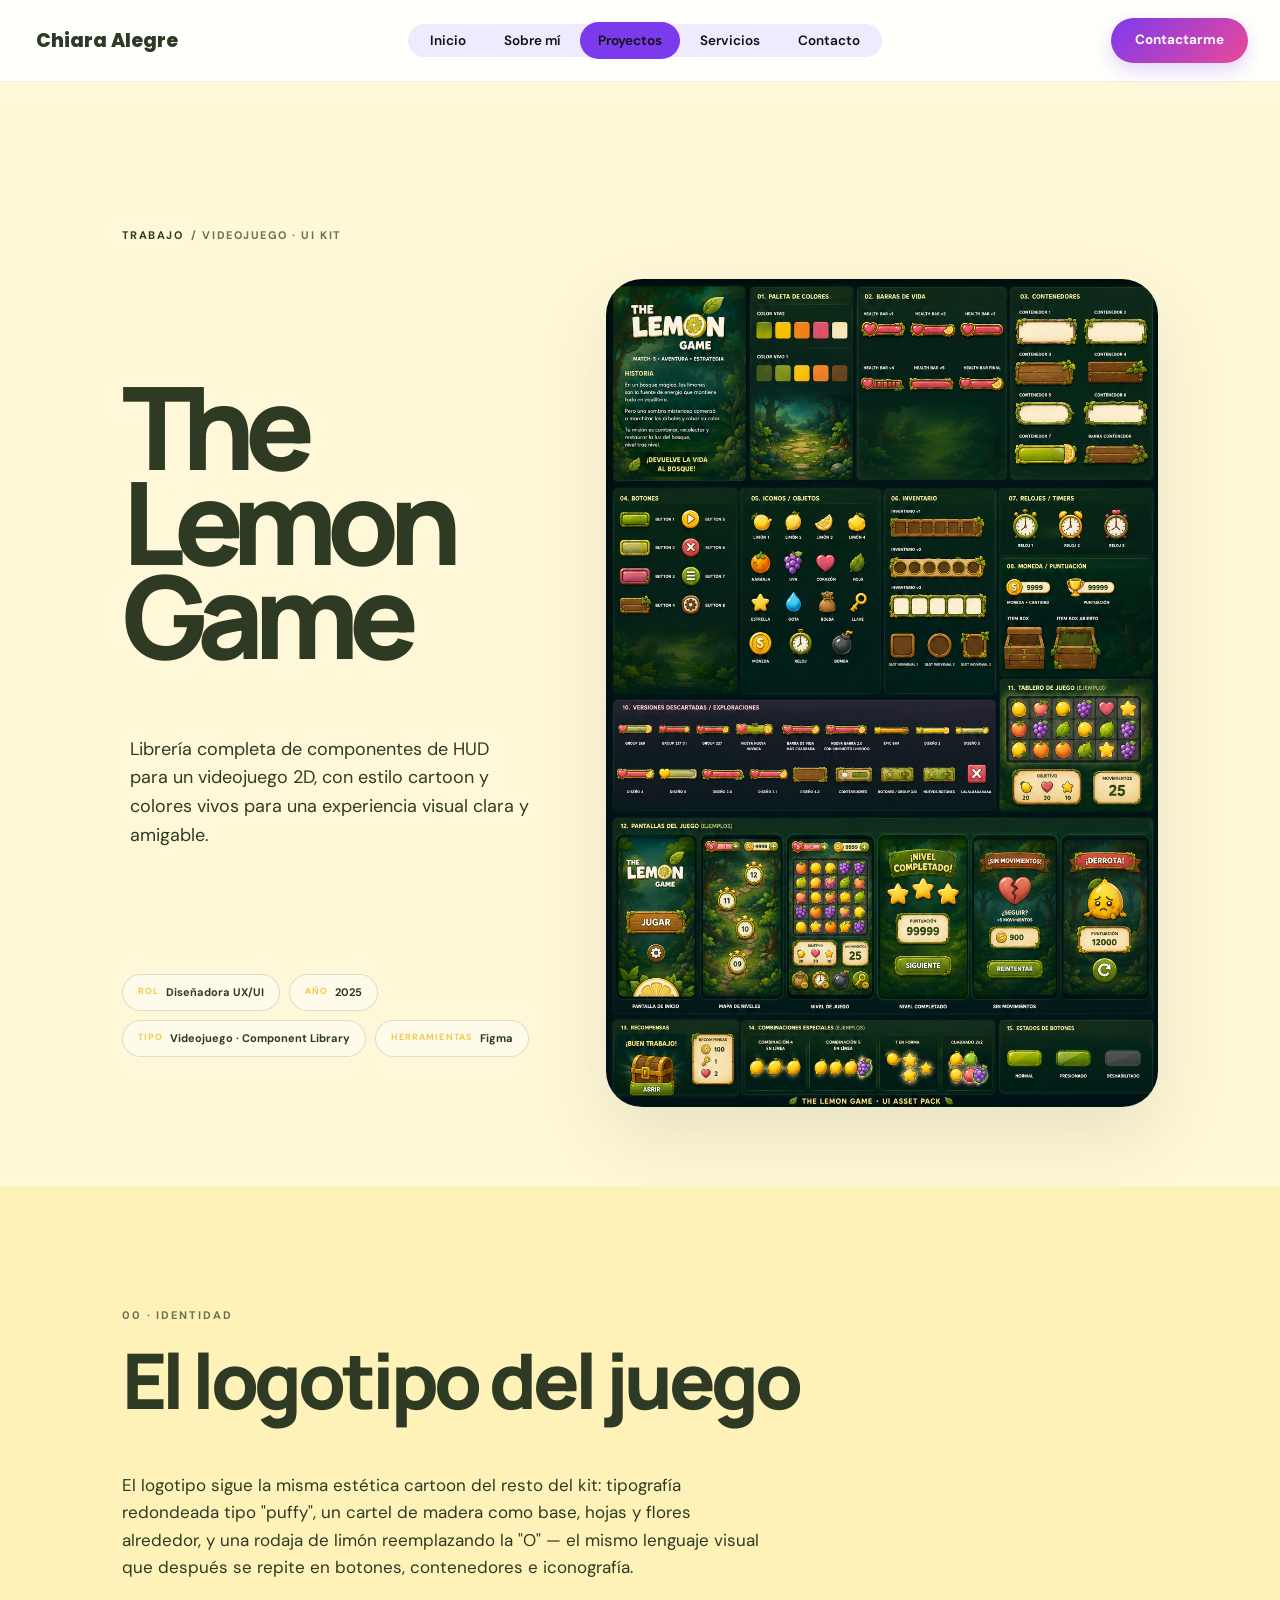
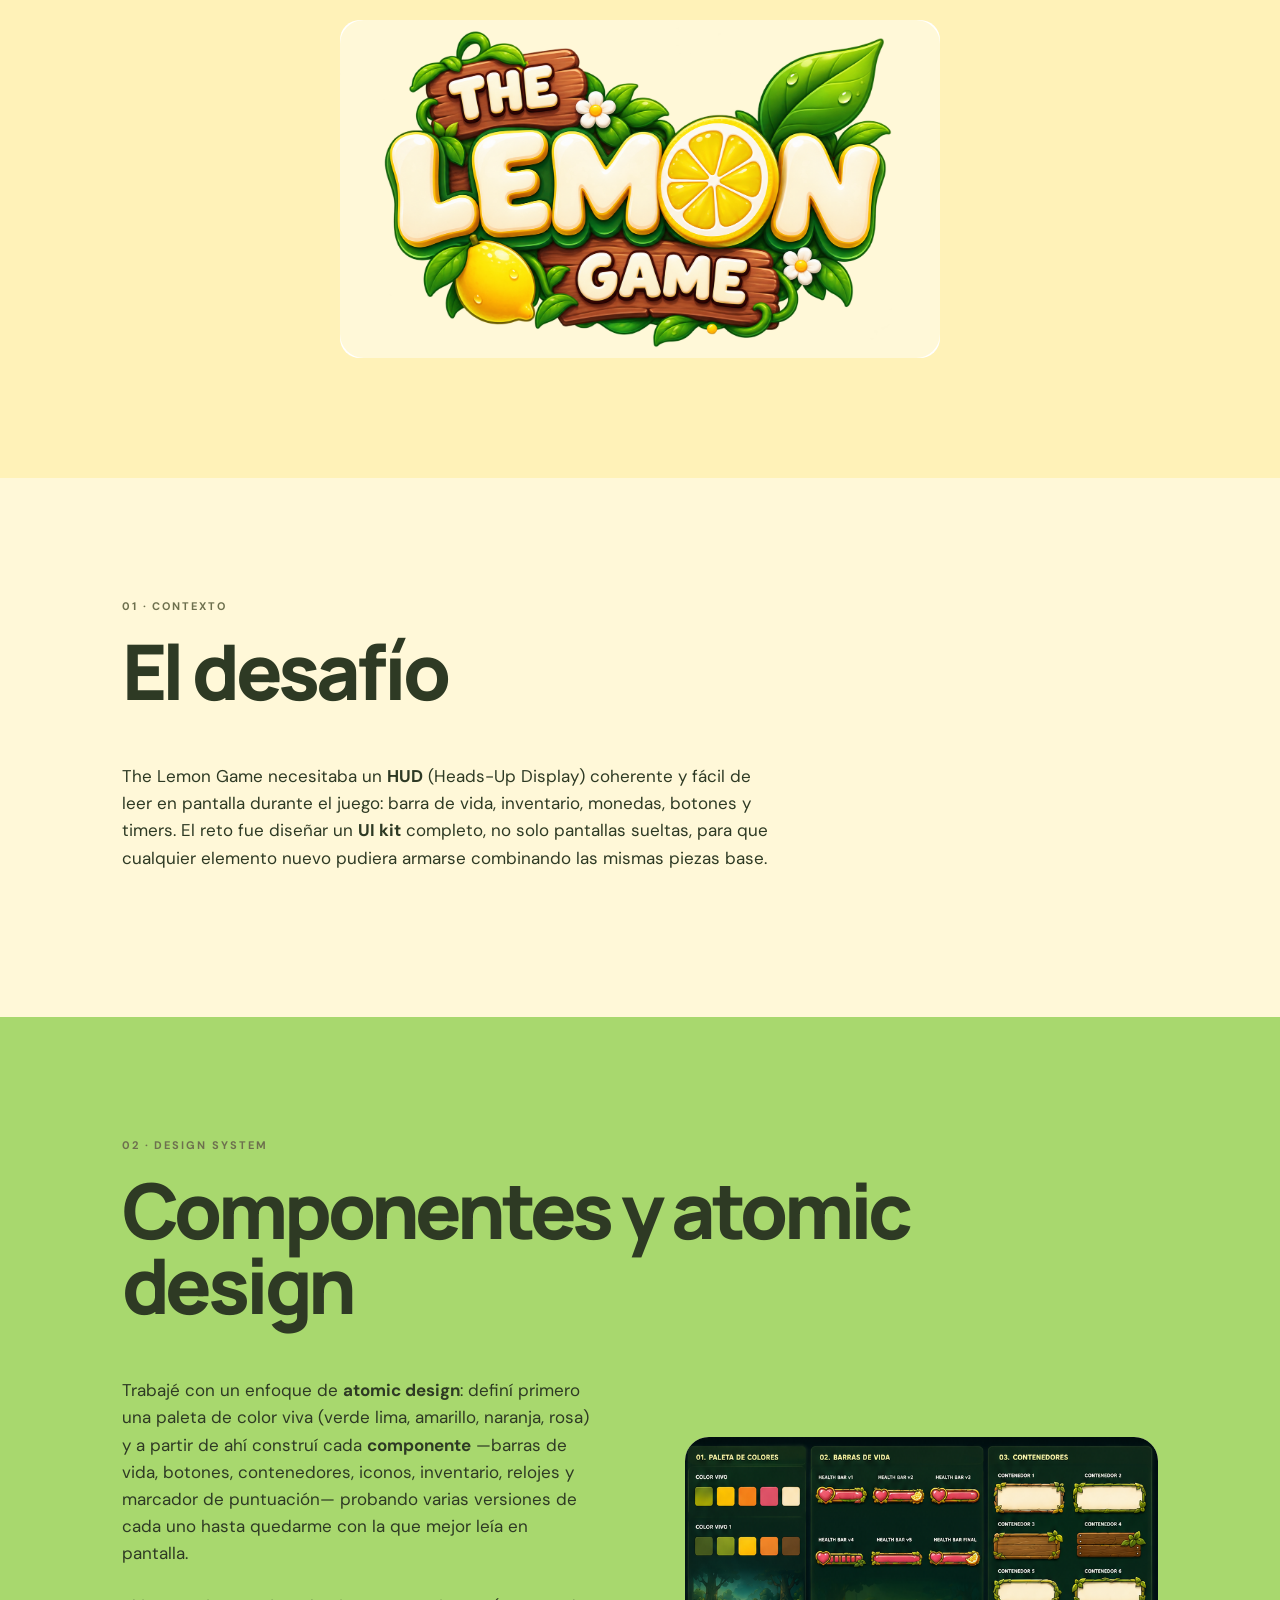
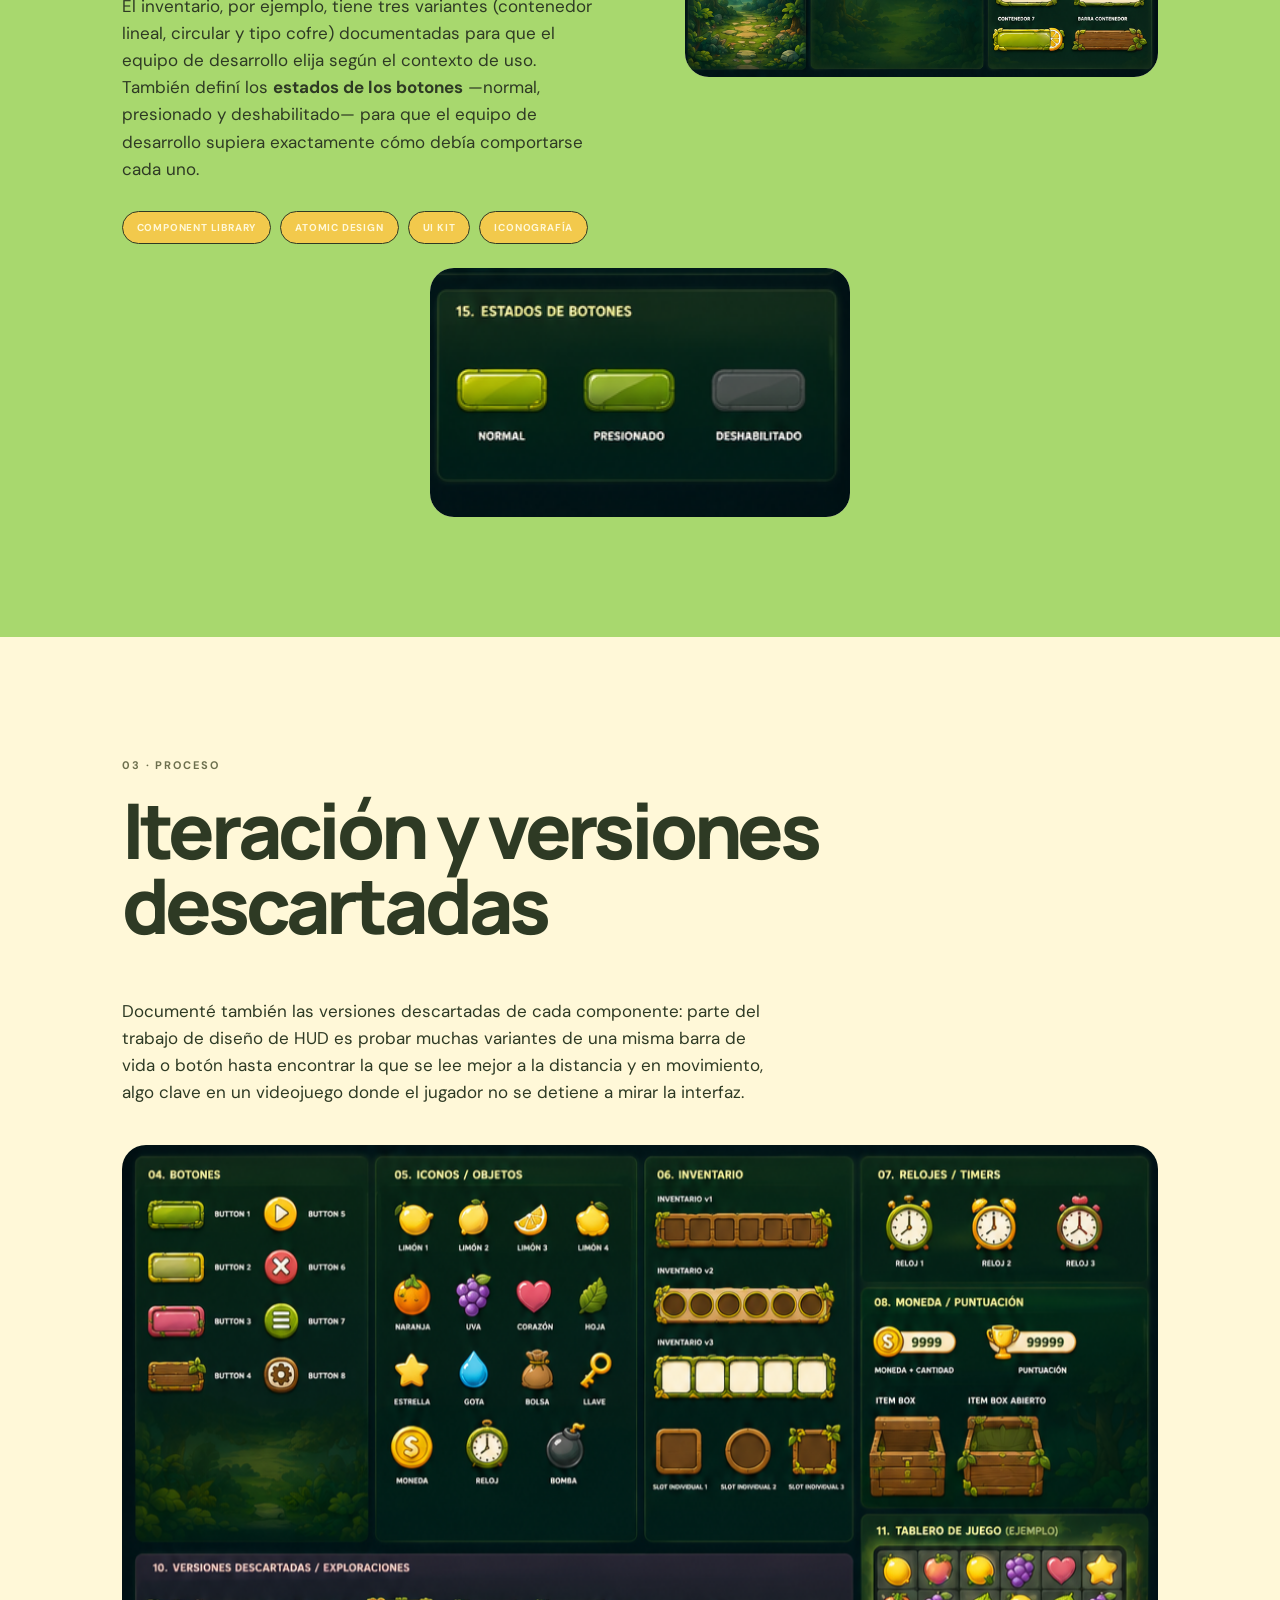
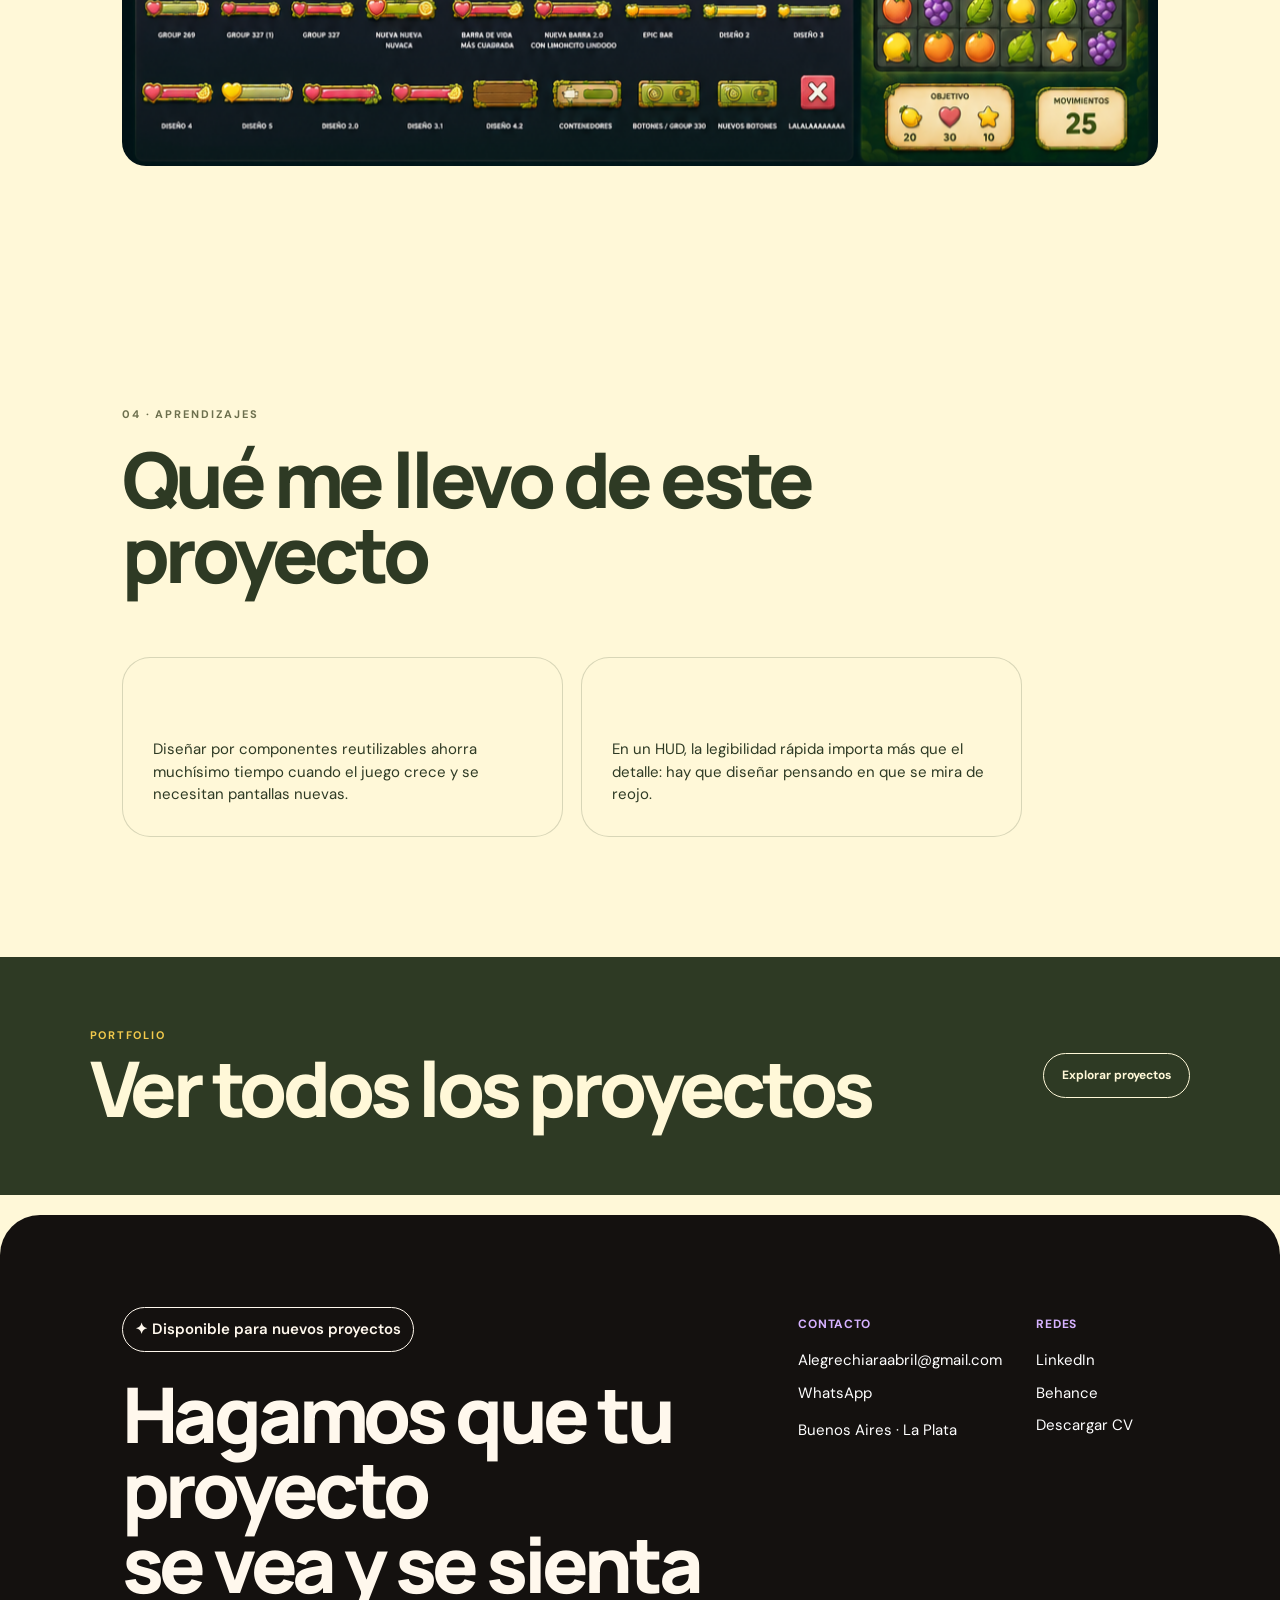
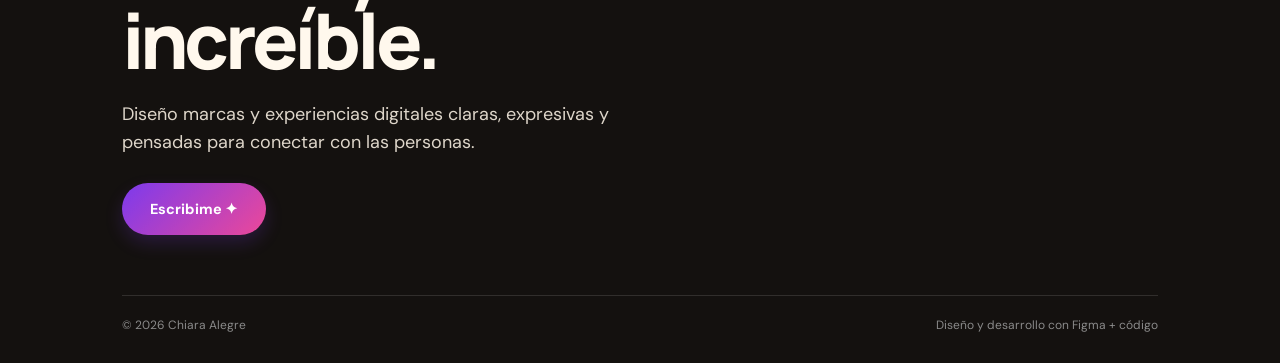
<file: lemon-game.html>
<!DOCTYPE html>
<html lang="es">
<head>
<meta charset="UTF-8">
<meta name="viewport" content="width=device-width, initial-scale=1.0">
<title>The Lemon Game — Chiara Alegre</title>
<link rel="stylesheet" href="styles.css">
</head>
<body class="case-jelly-layout lemon-game">

<header>
  <div class="navrow">
    <a href="index.html" class="logo"><span class="dots"><span class="dot r"></span><span class="dot g"></span><span class="dot p"></span></span>&nbsp;Chiara Alegre</a>
    <nav>
      <ul>
        <li><a href="index.html#inicio">Inicio</a></li>
        <li><a href="index.html#trabajo">Trabajo</a></li>
        <li><a href="index.html#proceso">Proceso</a></li>
        <li><a href="index.html#sobre-mi">Sobre mí</a></li>
      </ul>
    </nav>
    <a class="navcta" href="index.html#contacto">Contactarme</a>
  </div>
</header>

<section class="case-hero">
  <div class="wrap">
    <div class="breadcrumb"><a href="index.html">Trabajo</a> / Videojuego · UI Kit</div>
    <div class="case-title-row">
      <h1>The Lemon Game</h1>
    </div>
    <p class="hero-sub" style="margin-top:0;">Librería completa de componentes de HUD para un videojuego 2D, con estilo cartoon y colores vivos para una experiencia visual clara y amigable.</p>
    <div class="case-meta"><div><span>Rol</span><b>Diseñadora UX/UI</b></div><div><span>Año</span><b>2025</b></div><div><span>Tipo</span><b>Videojuego · Component Library</b></div><div><span>Herramientas</span><b>Figma</b></div></div>
    <div class="case-cover"><img src="images/lemongame-full-sheet.png" alt="The Lemon Game — UI Kit completo: paleta, componentes, iconografía, pantallas y estados"></div>
  </div>
</section>

<section class="case-section">
  <div class="wrap">
    <span class="stepnum">00 · Identidad</span>
    <h2>El logotipo del juego</h2>

    <div class="case-body-grid single">
      <div class="case-text">
        <p>El logotipo sigue la misma estética cartoon del resto del kit: tipografía redondeada tipo "puffy", un cartel de madera como base, hojas y flores alrededor, y una rodaja de limón reemplazando la "O" — el mismo lenguaje visual que después se repite en botones, contenedores e iconografía.</p>
      </div>
    </div>
    <div class="gallery" style="max-width:600px; margin:14px auto 0; background:#fff; border-radius:20px;">
      <img src="images/lemongame-logo.png" alt="The Lemon Game — logotipo">
    </div>
  </div>
</section>

<section class="case-section">
  <div class="wrap">
    <span class="stepnum">01 · Contexto</span>
    <h2>El desafío</h2>
    
    <div class="case-body-grid single">
      <div class="case-text">
        <p>The Lemon Game necesitaba un <strong>HUD</strong> (Heads-Up Display) coherente y fácil de leer en pantalla durante el juego: barra de vida, inventario, monedas, botones y timers. El reto fue diseñar un <strong>UI kit</strong> completo, no solo pantallas sueltas, para que cualquier elemento nuevo pudiera armarse combinando las mismas piezas base.</p>
      </div>
    </div>

  </div>
</section>

<section class="case-section">
  <div class="wrap">
    <span class="stepnum">02 · Design System</span>
    <h2>Componentes y atomic design</h2>
    
    <div class="case-body-grid">
      <div class="case-text">
        <p>Trabajé con un enfoque de <strong>atomic design</strong>: definí primero una paleta de color viva (verde lima, amarillo, naranja, rosa) y a partir de ahí construí cada <strong>componente</strong> —barras de vida, botones, contenedores, iconos, inventario, relojes y marcador de puntuación— probando varias versiones de cada uno hasta quedarme con la que mejor leía en pantalla.</p>
        <p>El inventario, por ejemplo, tiene tres variantes (contenedor lineal, circular y tipo cofre) documentadas para que el equipo de desarrollo elija según el contexto de uso. También definí los <strong>estados de los botones</strong> —normal, presionado y deshabilitado— para que el equipo de desarrollo supiera exactamente cómo debía comportarse cada uno.</p>
        <div class="chiplist">
          <span class="chip on">Component Library</span>
          <span class="chip on">Atomic Design</span>
          <span class="chip on">UI Kit</span>
          <span class="chip on">Iconografía</span>
        </div>
      </div>
      <div class="gallery">
        <img src="images/lemongame-detalle-componentes.png" alt="The Lemon Game — paleta de colores, barras de vida y contenedores">
      </div>
    </div>

    <div class="gallery" style="margin-top:24px; max-width:420px; margin-left:auto; margin-right:auto;">
      <img src="images/lemongame-estados-botones.png" alt="The Lemon Game — estados de botones: normal, presionado y deshabilitado">
    </div>

  </div>
</section>

<section class="case-section">
  <div class="wrap">
    <span class="stepnum">03 · Proceso</span>
    <h2>Iteración y versiones descartadas</h2>
    
    <div class="case-body-grid single">
      <div class="case-text"><p>Documenté también las versiones descartadas de cada componente: parte del trabajo de diseño de HUD es probar muchas variantes de una misma barra de vida o botón hasta encontrar la que se lee mejor a la distancia y en movimiento, algo clave en un videojuego donde el jugador no se detiene a mirar la interfaz.</p></div>
    </div>
    <div class="gallery" style="margin-top:14px;">
      <img src="images/lemongame-descartadas.png" alt="The Lemon Game — iconografía, inventario, relojes, moneda y versiones descartadas de la barra de vida">
    </div>

  </div>
</section>

<section class="case-section">
  <div class="wrap">
    <span class="stepnum">04 · Aprendizajes</span>
    <h2>Qué me llevo de este proyecto</h2>
    
    <div class="case-body-grid single">
      <div class="insight-cards" style="grid-template-columns:1fr 1fr;">
        <div class="insight-card"><p>Diseñar por componentes reutilizables ahorra muchísimo tiempo cuando el juego crece y se necesitan pantallas nuevas.</p></div>
        <div class="insight-card"><p>En un HUD, la legibilidad rápida importa más que el detalle: hay que diseñar pensando en que se mira de reojo.</p></div>
      </div>
    </div>

  </div>
</section>

<a href="lumi-store.html" class="next-project">
  <div>
    <div class="np-label">Siguiente proyecto</div>
    <h3>Lumi Store →</h3>
  </div>
  <span class="arrow">→</span>
</a>

<footer id="contacto">
  <div class="wrap">
    <div class="foot-grid">
      <div class="foot-intro">
        <span class="pill">✦ Disponible para nuevos proyectos</span>
        <h2>Hagamos que tu proyecto<br>se vea y se sienta increíble.</h2>
        <p>Diseño marcas y experiencias digitales claras, expresivas y pensadas para conectar con las personas.</p>
        <a href="mailto:Alegrechiaraabril@gmail.com" class="btn primary">Escribime ✦</a>
      </div>
      <div class="foot-details">
        <div class="foot-col">
          <h5>Contacto</h5>
          <a href="mailto:Alegrechiaraabril@gmail.com">Alegrechiaraabril@gmail.com</a>
          <a href="https://wa.me/542213995221?text=Hola%20Chiara%2C%20quiero%20consultarte%20por%20un%20proyecto." target="_blank" rel="noopener">WhatsApp</a>
          <p>Buenos Aires · La Plata</p>
        </div>
        <div class="foot-col">
          <h5>Redes</h5>
          <a href="https://www.linkedin.com/in/chiaraalegre" target="_blank" rel="noopener">LinkedIn</a>
          <a href="https://www.behance.net/chiaraalegre0" target="_blank" rel="noopener">Behance</a>
          <a href="CV-Chiara-Alegre.pdf" download>Descargar CV</a>
        </div>
      </div>
    </div>
    <div class="foot-bottom">
      <span>© 2026 Chiara Alegre</span>
      <span>Diseño y desarrollo con Figma + código</span>
    </div>
  </div>
</footer>
<script src="project-ui.js"></script>
</body>
</html>
</file>
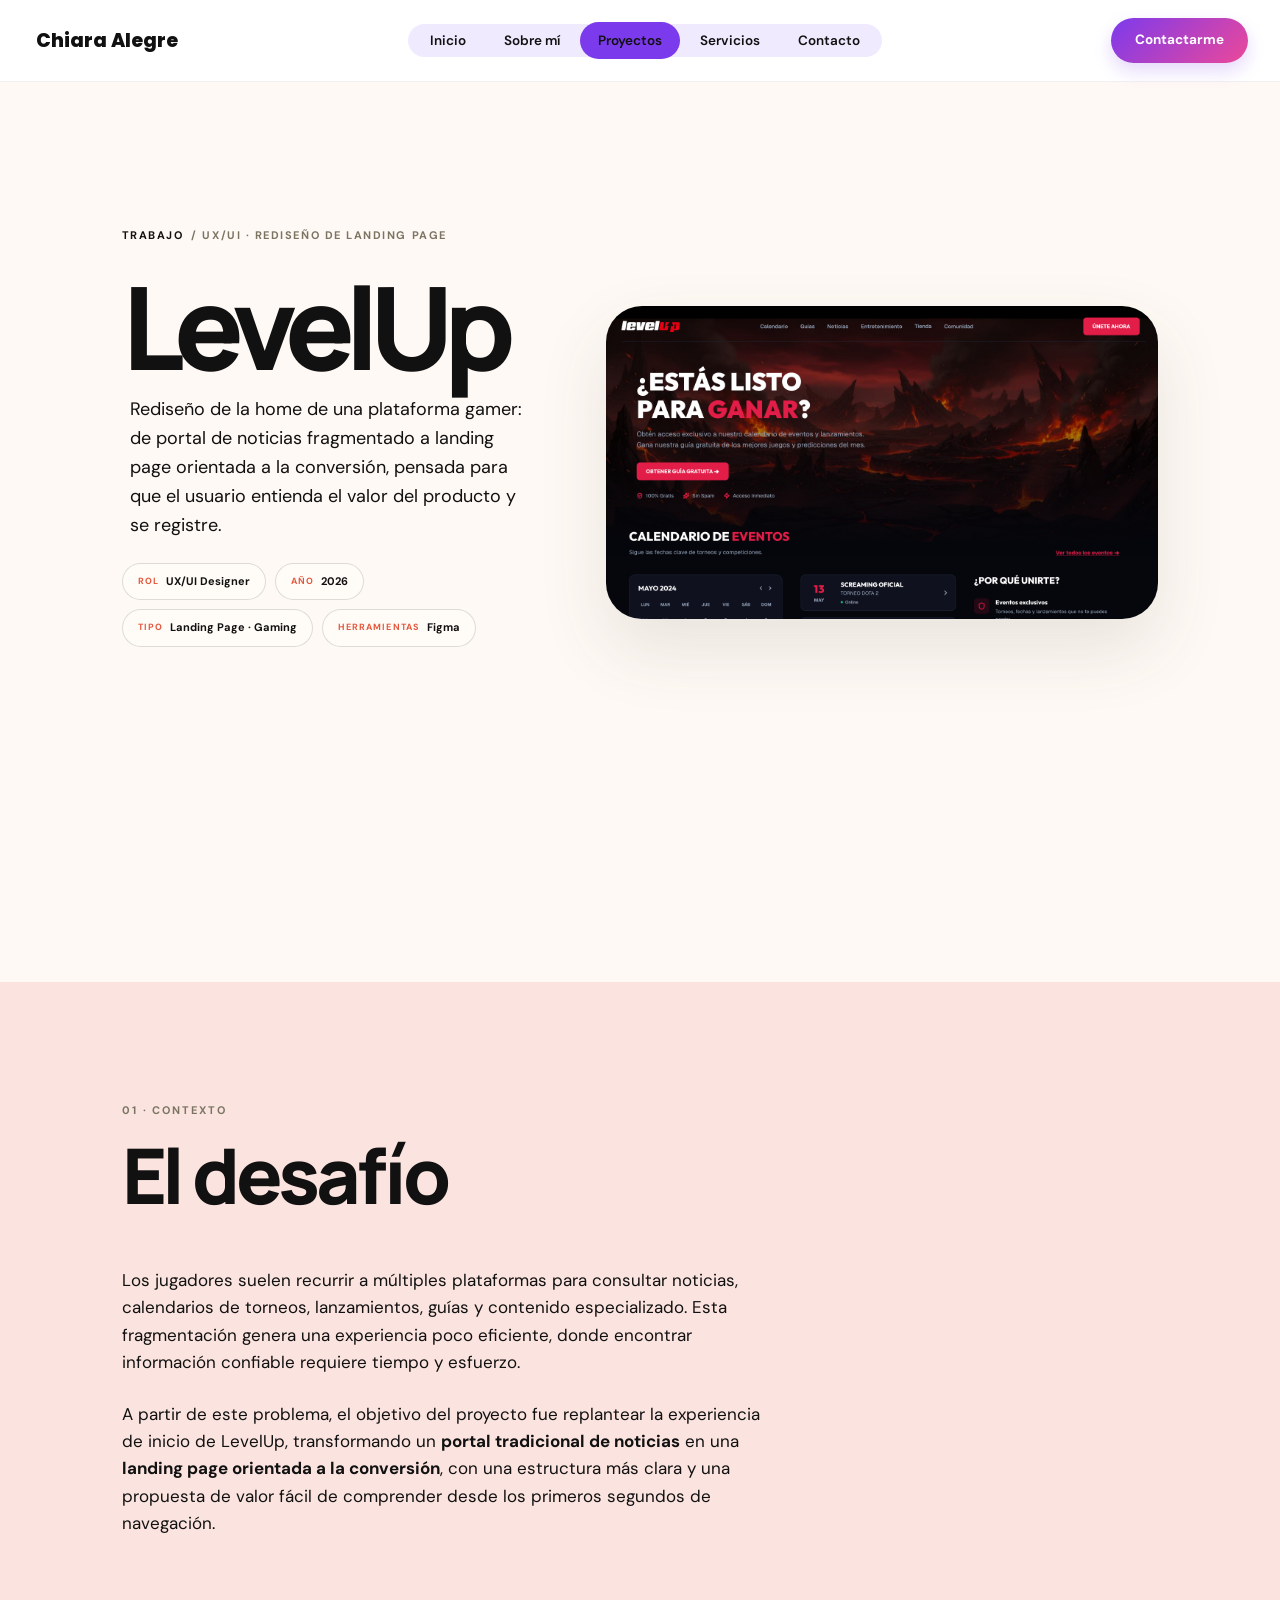
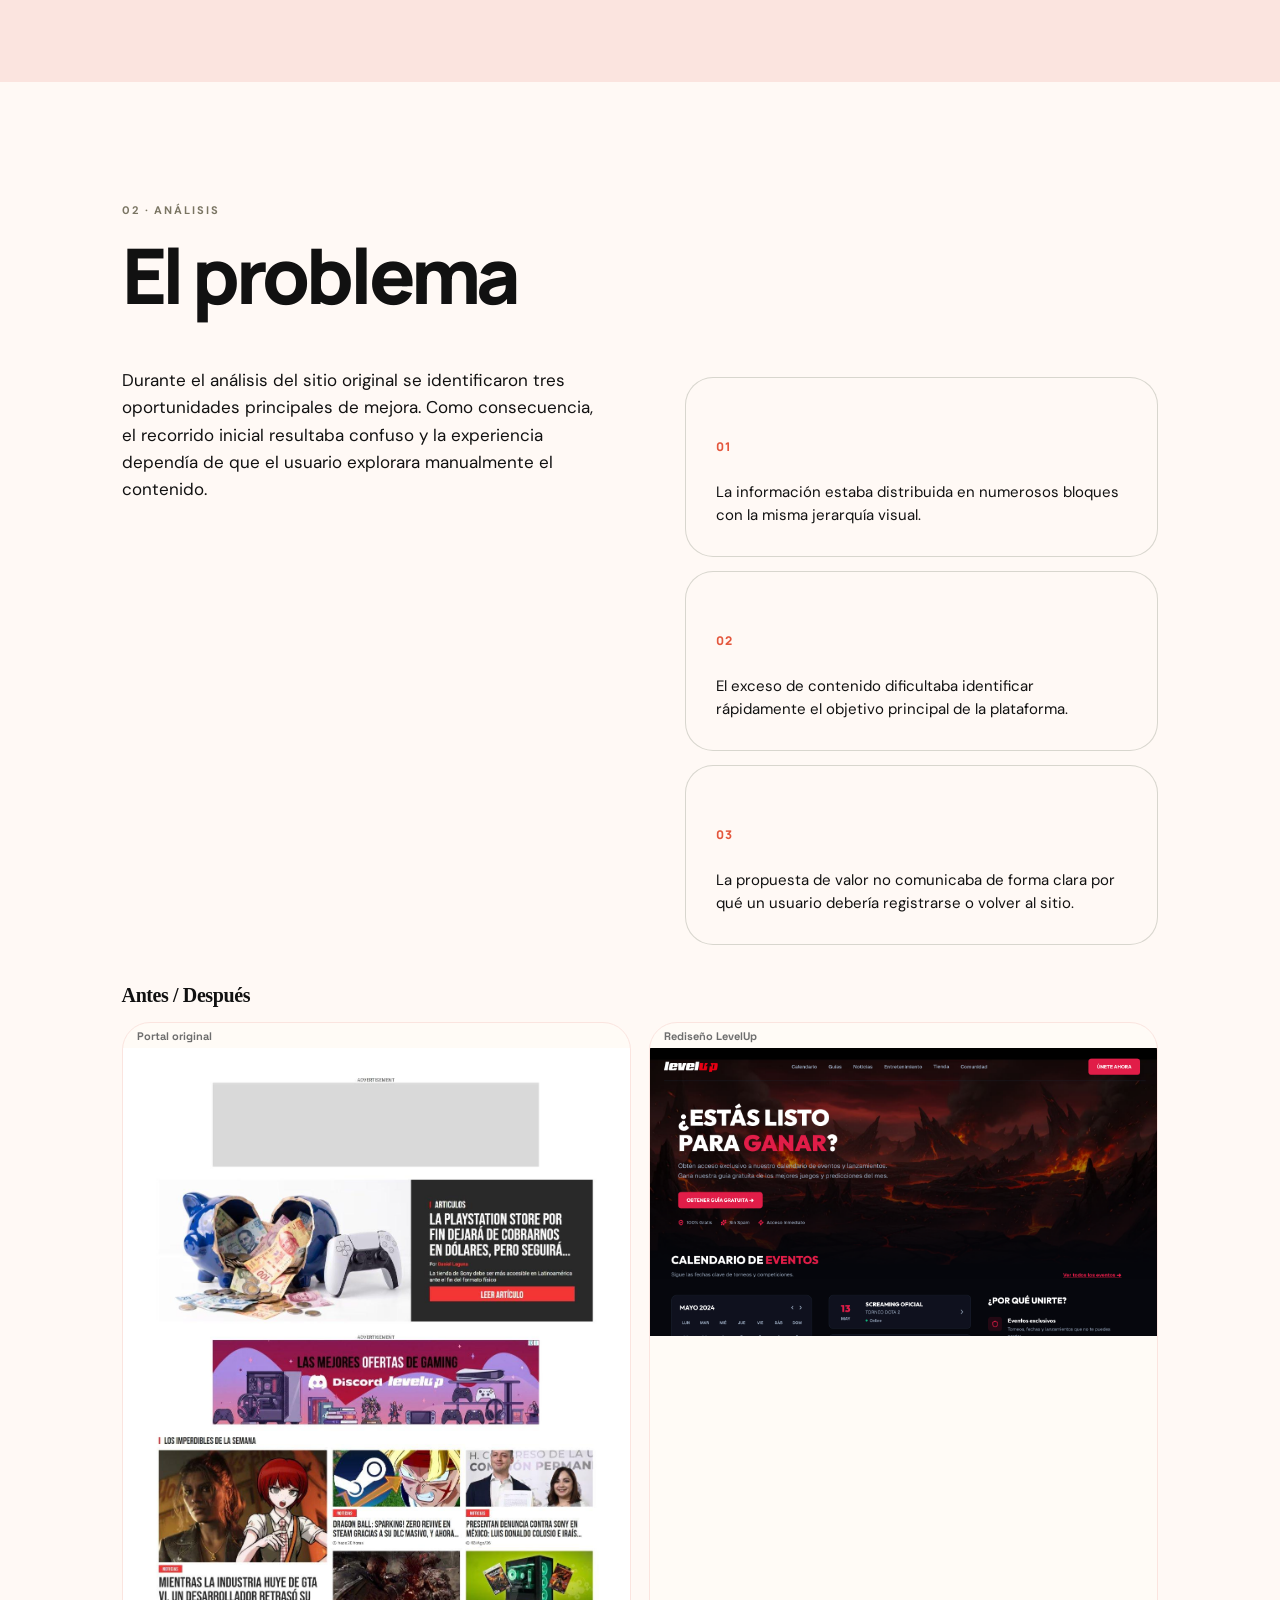
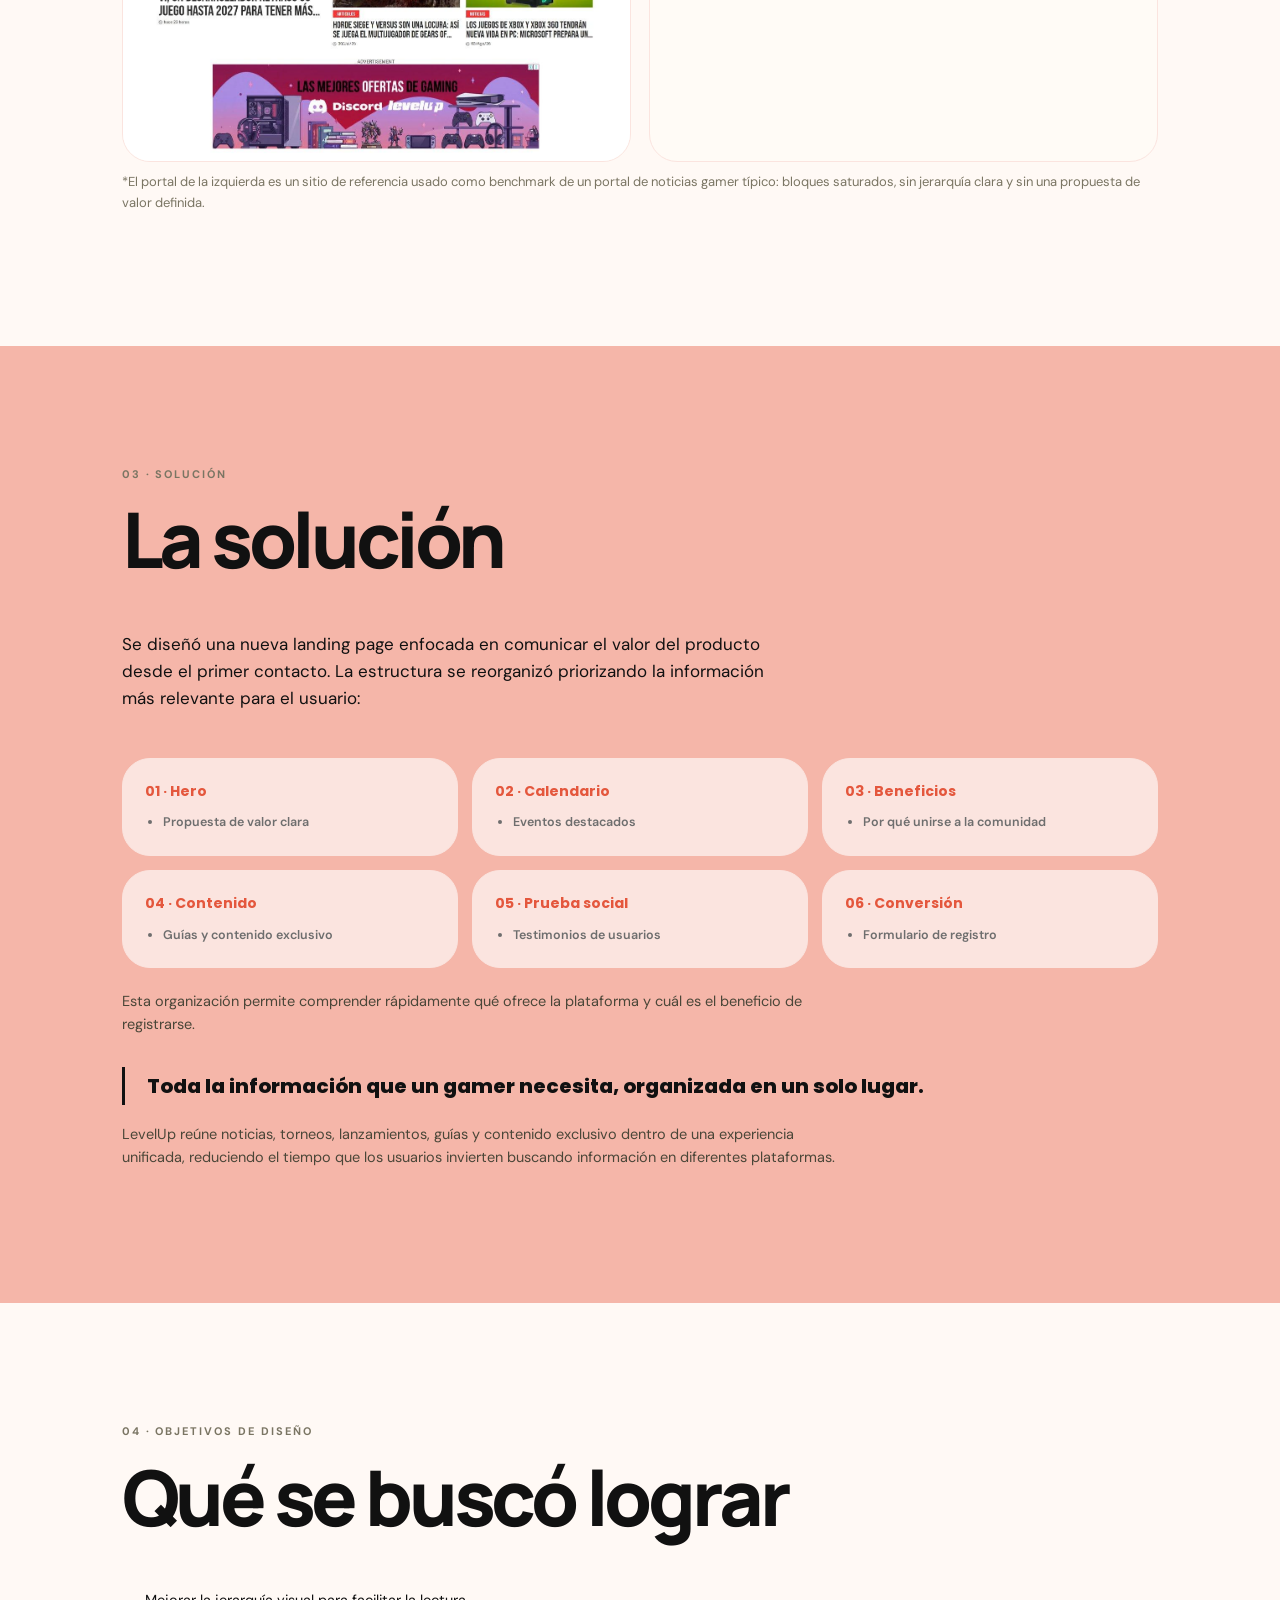
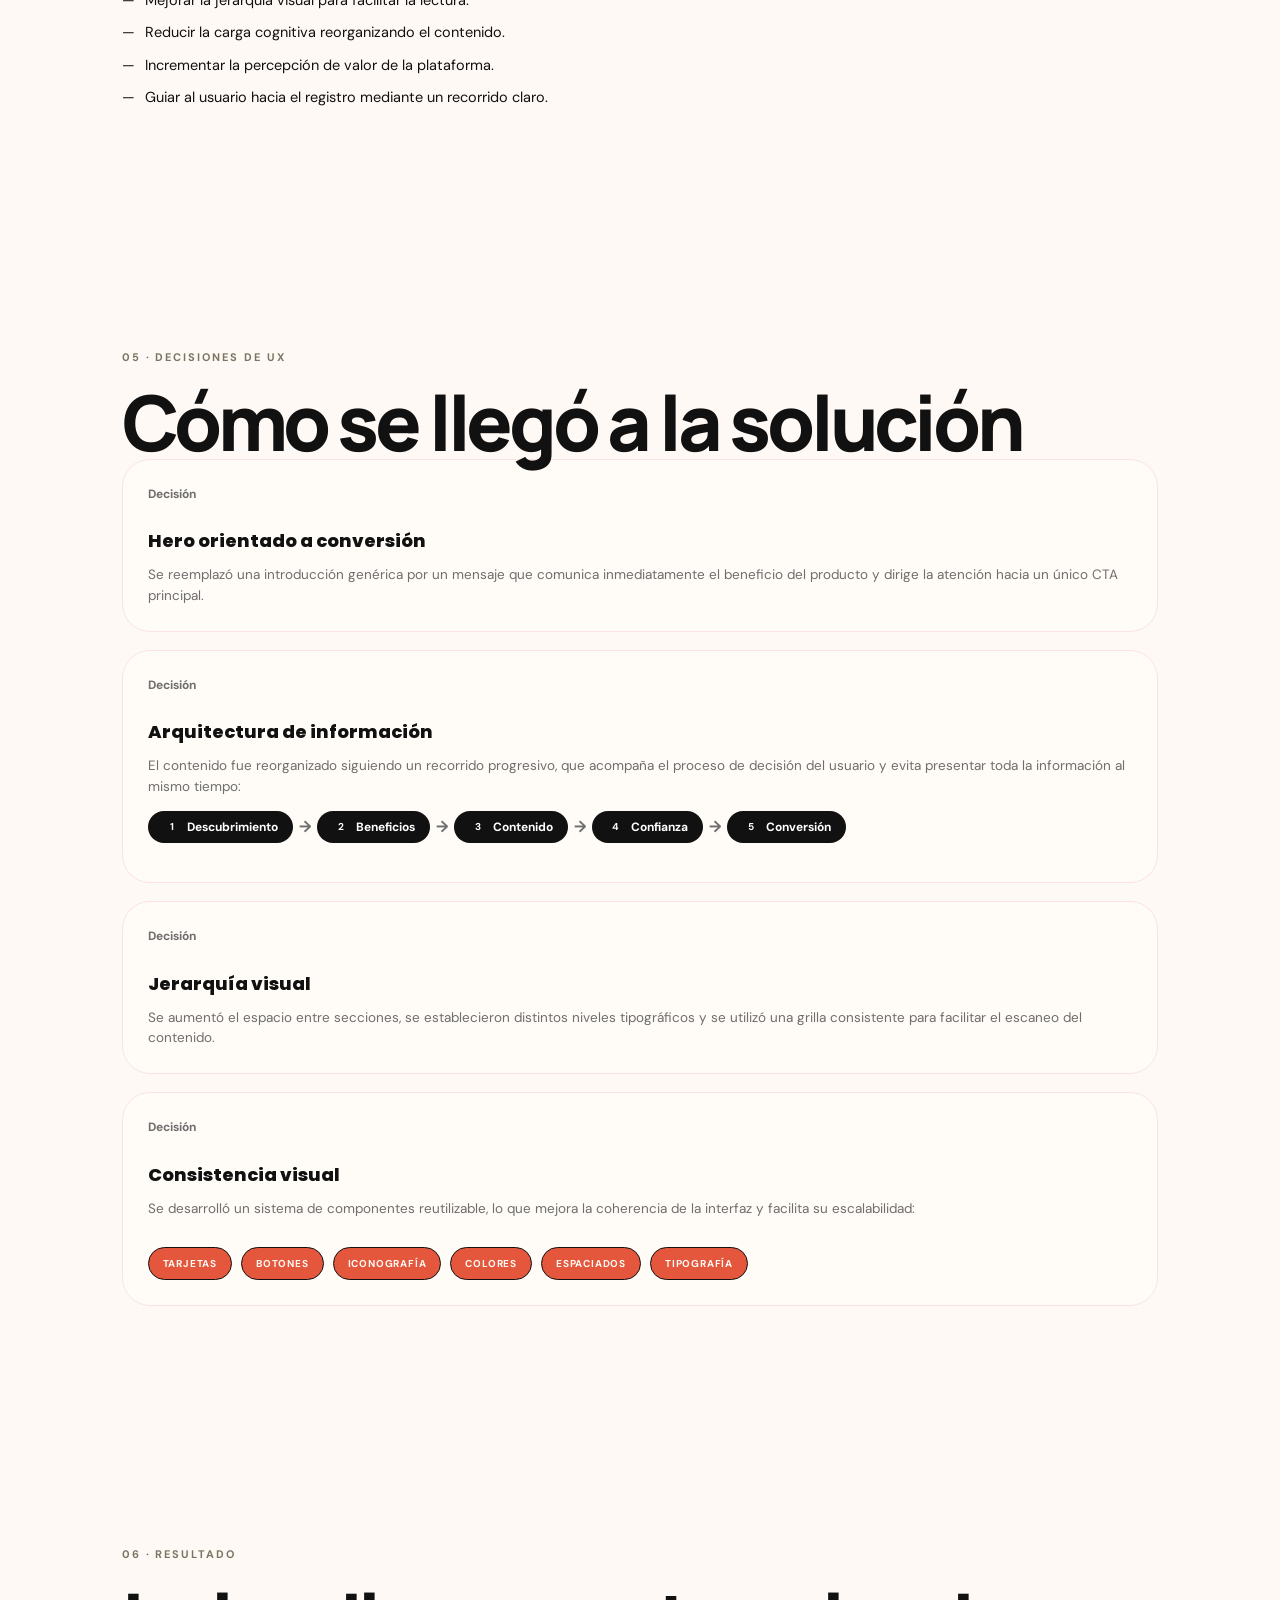
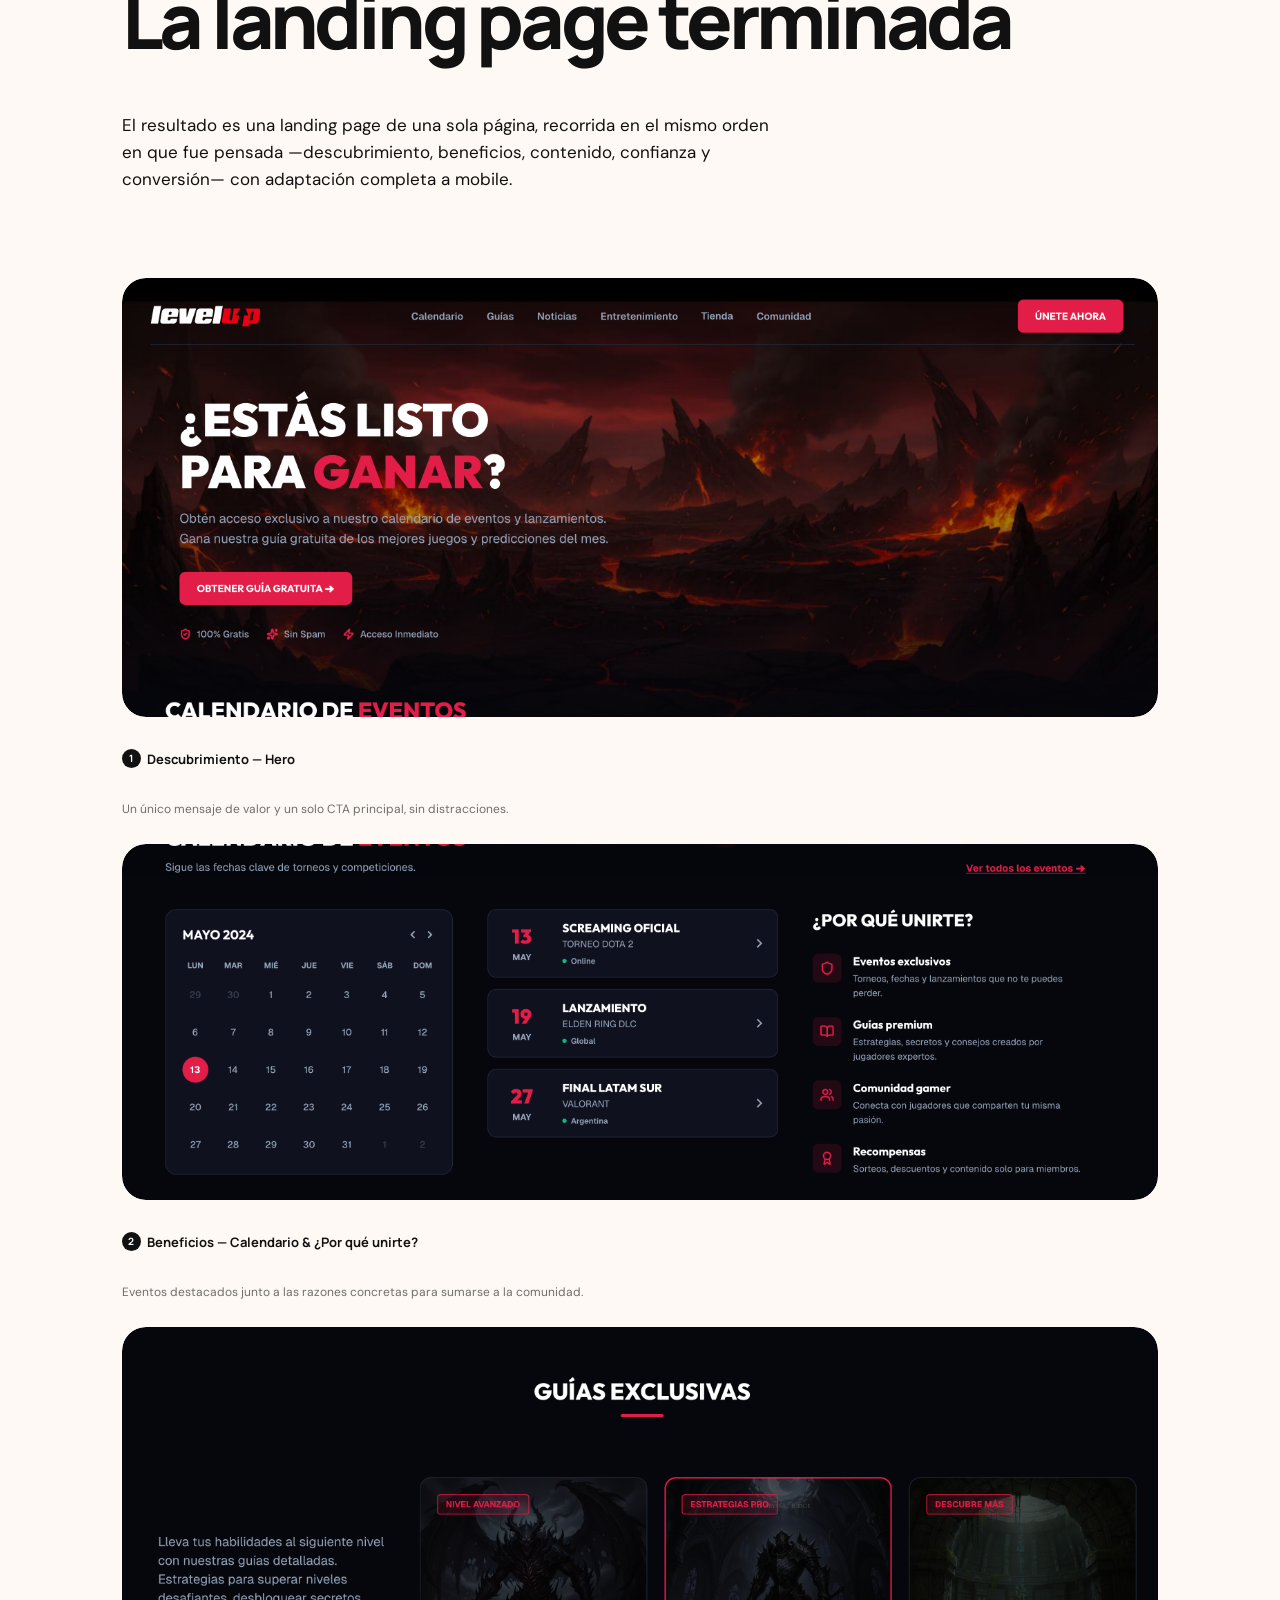
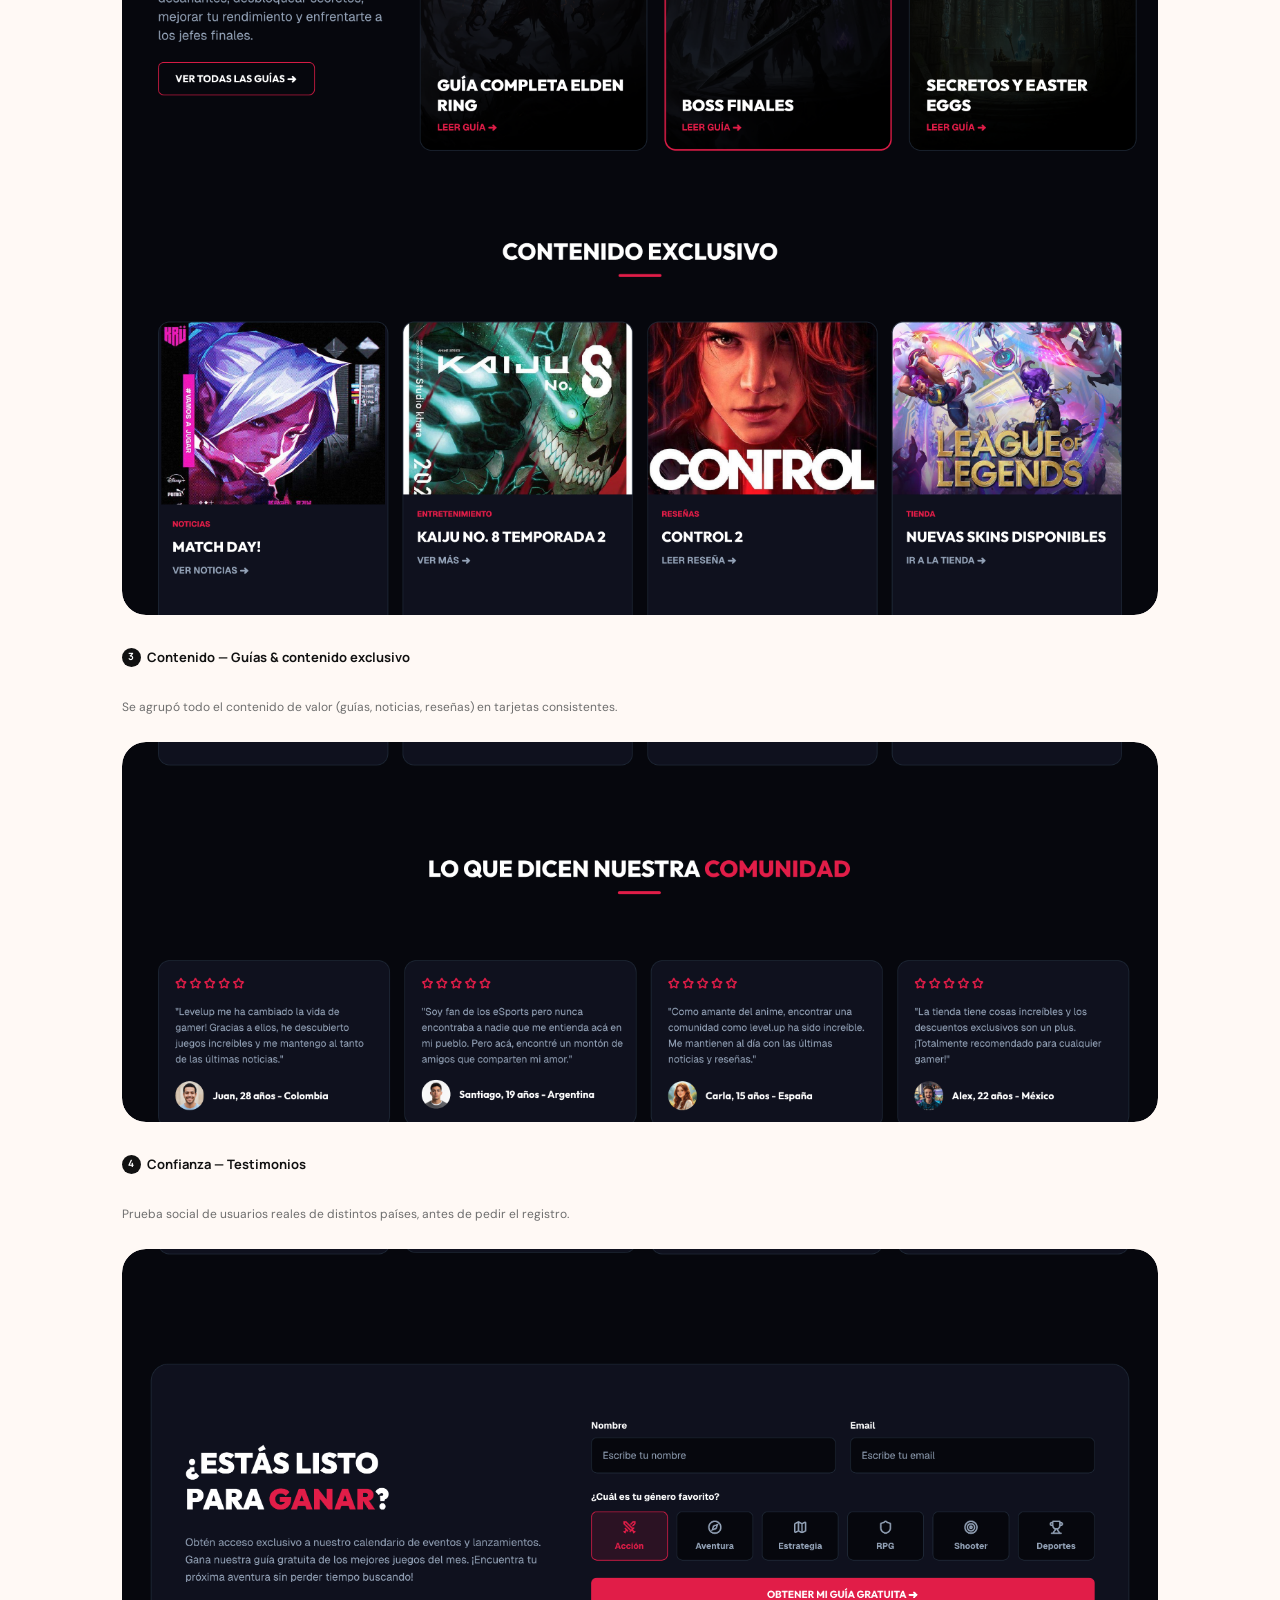
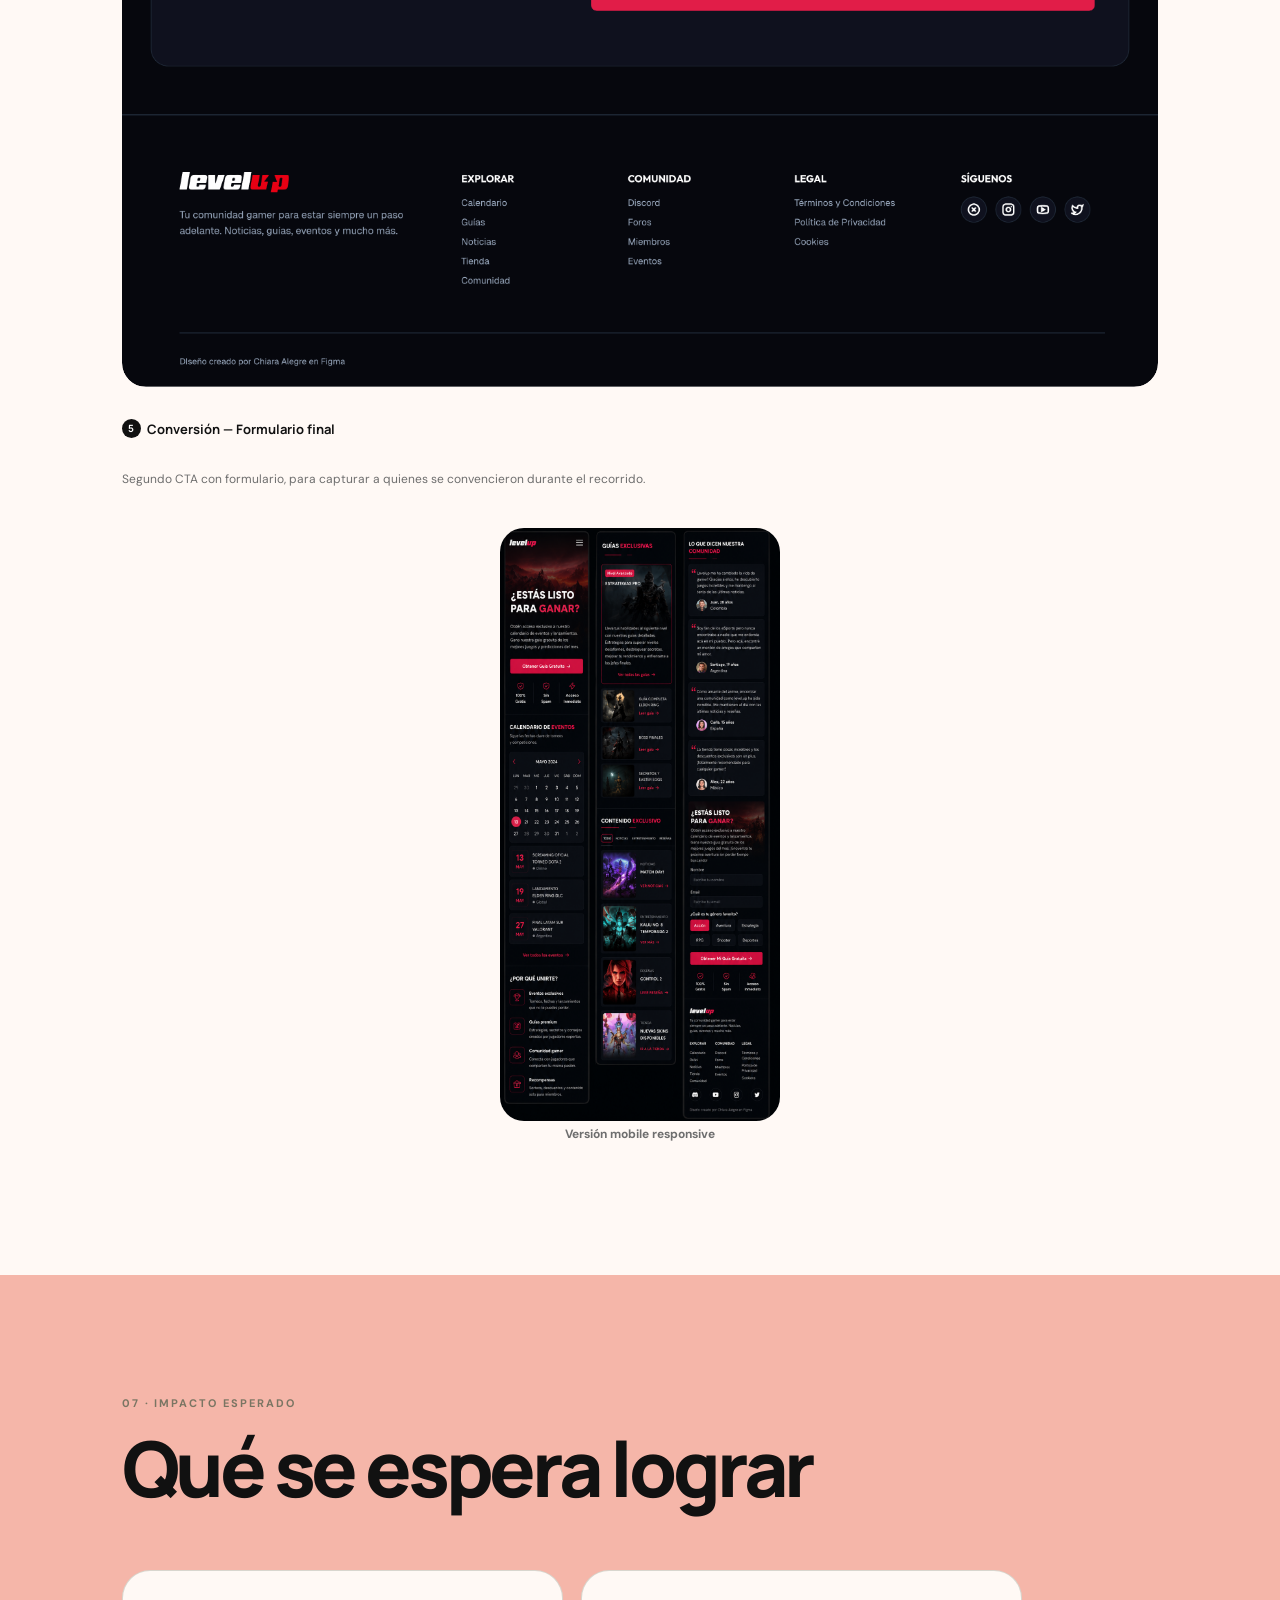
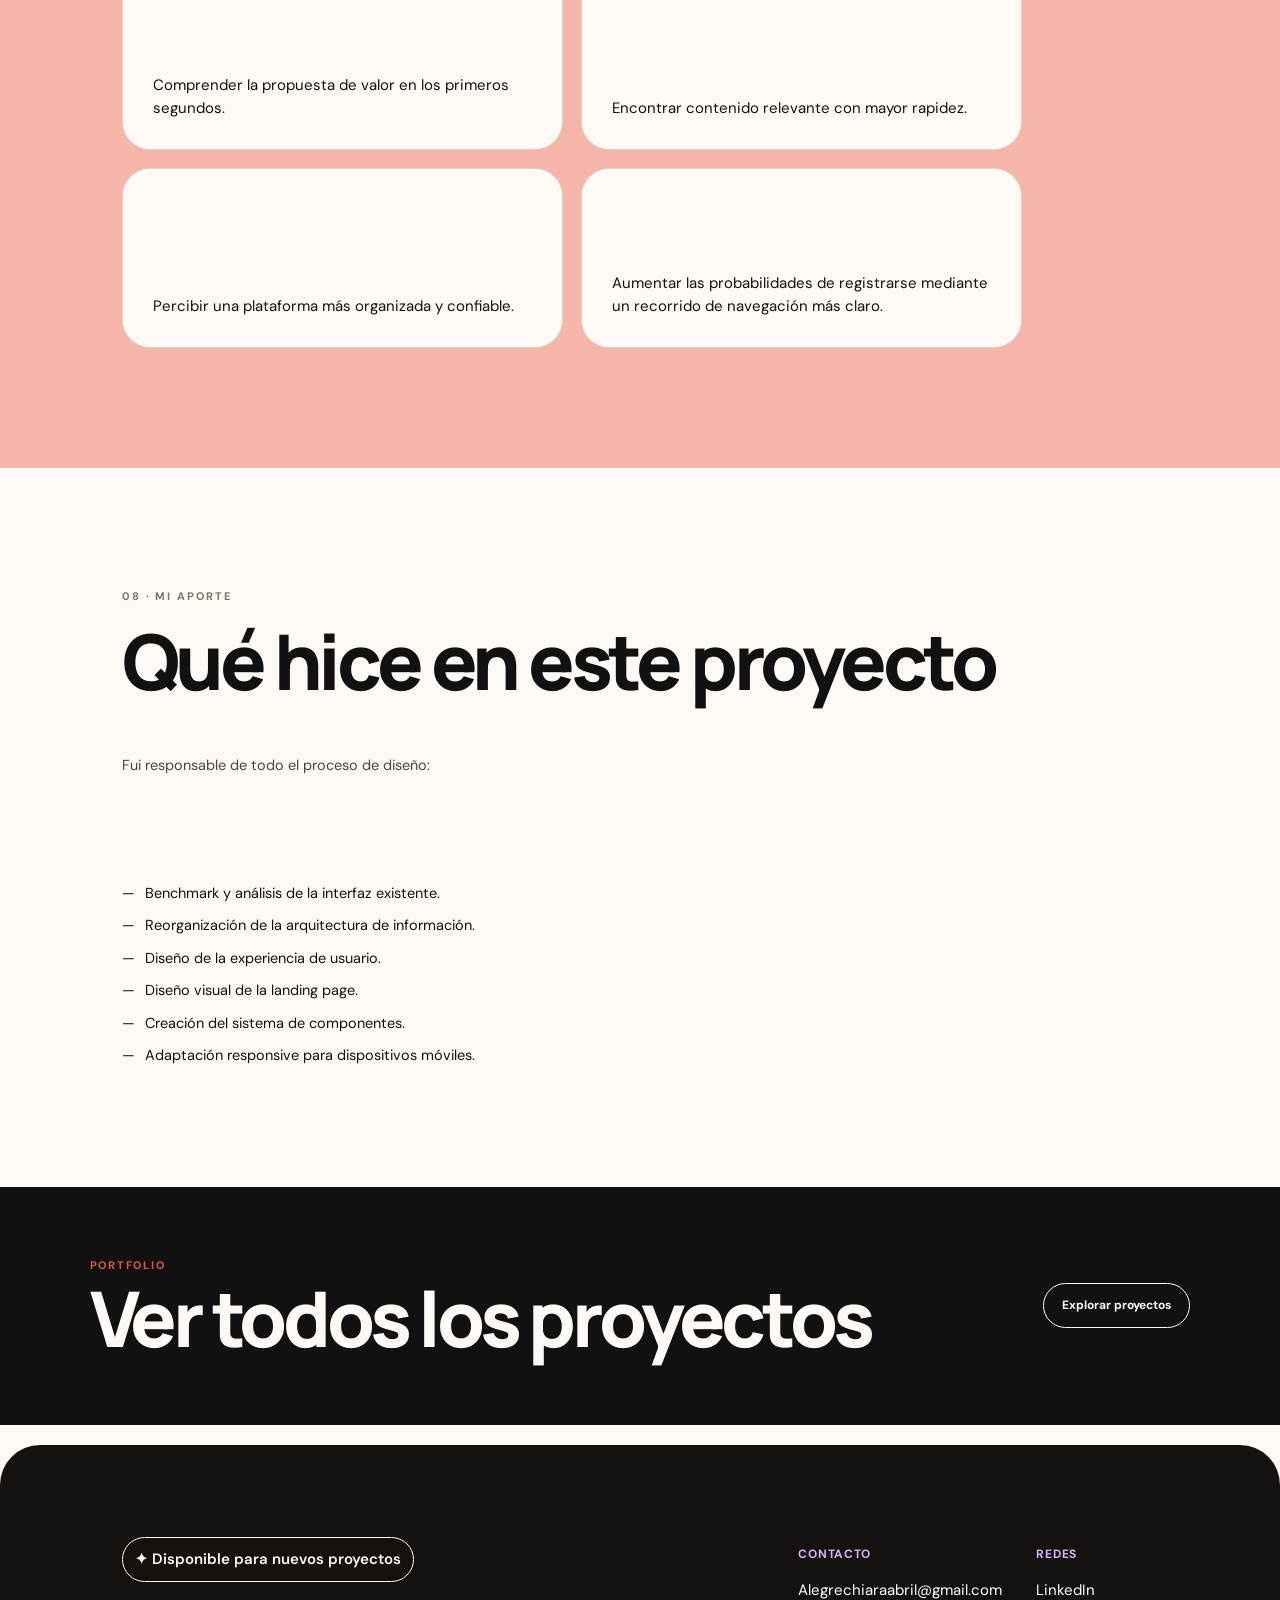
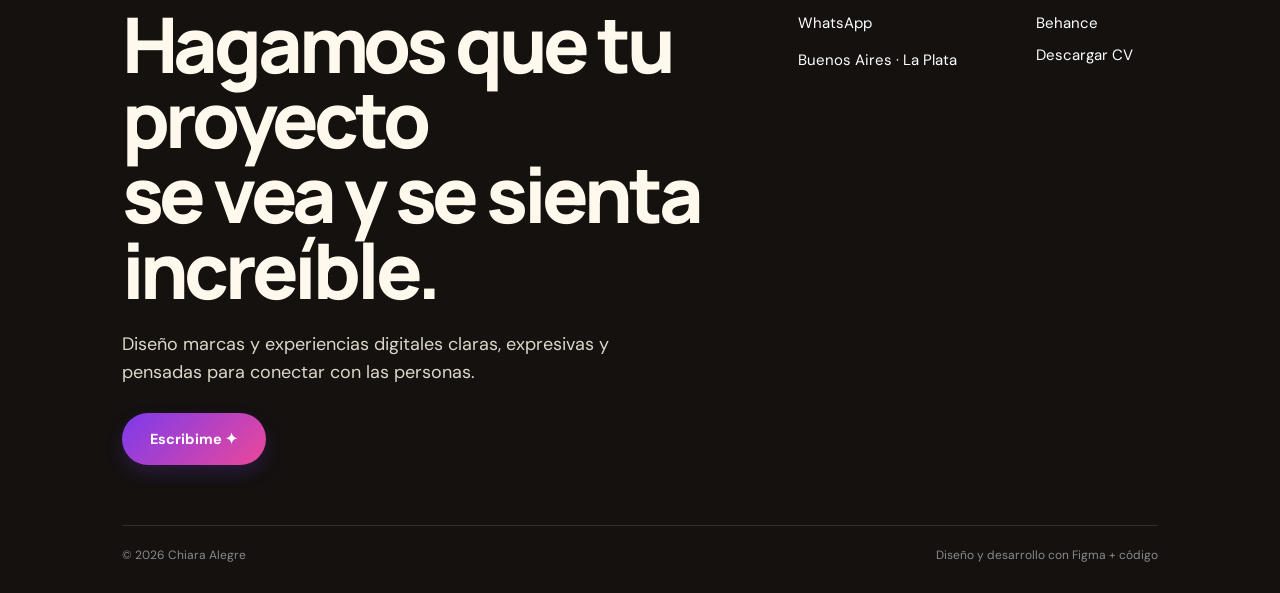
<file: levelup.html>
<!DOCTYPE html>
<html lang="es">
<head>
<meta charset="UTF-8">
<meta name="viewport" content="width=device-width, initial-scale=1.0">
<title>LevelUp — Chiara Alegre</title>
<link rel="stylesheet" href="styles.css">
</head>
<body class="case-jelly-layout levelup">

<header>
  <div class="navrow">
    <a href="index.html" class="logo"><span class="dots"><span class="dot r"></span><span class="dot g"></span><span class="dot p"></span></span>&nbsp;Chiara Alegre</a>
    <nav>
      <ul>
        <li><a href="index.html#inicio">Inicio</a></li>
        <li><a href="index.html#trabajo">Trabajo</a></li>
        <li><a href="index.html#proceso">Proceso</a></li>
        <li><a href="index.html#sobre-mi">Sobre mí</a></li>
      </ul>
    </nav>
    <a class="navcta" href="index.html#contacto">Contactarme</a>
  </div>
</header>

<!-- HERO -->
<section class="case-hero">
  <div class="wrap">
    <div class="breadcrumb"><a href="index.html">Trabajo</a> / UX/UI · Rediseño de landing page</div>
    <div class="case-title-row">
      <h1>LevelUp</h1>
    </div>
    <p class="hero-sub" style="margin-top:0;">Rediseño de la home de una plataforma gamer: de portal de noticias fragmentado a landing page orientada a la conversión, pensada para que el usuario entienda el valor del producto y se registre.</p>
    <div class="case-meta">
      <div><span>Rol</span><b>UX/UI Designer</b></div>
      <div><span>Año</span><b>2026</b></div>
      <div><span>Tipo</span><b>Landing Page · Gaming</b></div>
      <div><span>Herramientas</span><b>Figma</b></div>
    </div>
    <div class="case-cover"><img src="images/levelup-hero-crop.png" alt="LevelUp — hero de la nueva landing page"></div>
  </div>
</section>

<!-- 01 EL DESAFÍO -->
<section class="case-section">
  <div class="wrap">
    <span class="stepnum">01 · Contexto</span>
    <h2>El desafío</h2>
    <div class="case-body-grid single">
      <div class="case-text">
        <p>Los jugadores suelen recurrir a múltiples plataformas para consultar noticias, calendarios de torneos, lanzamientos, guías y contenido especializado. Esta fragmentación genera una experiencia poco eficiente, donde encontrar información confiable requiere tiempo y esfuerzo.</p>
        <p>A partir de este problema, el objetivo del proyecto fue replantear la experiencia de inicio de LevelUp, transformando un <strong>portal tradicional de noticias</strong> en una <strong>landing page orientada a la conversión</strong>, con una estructura más clara y una propuesta de valor fácil de comprender desde los primeros segundos de navegación.</p>
      </div>
    </div>
  </div>
</section>

<!-- 02 EL PROBLEMA -->
<section class="case-section">
  <div class="wrap">
    <span class="stepnum">02 · Análisis</span>
    <h2>El problema</h2>
    <div class="case-body-grid">
      <div class="case-text">
        <p>Durante el análisis del sitio original se identificaron tres oportunidades principales de mejora. Como consecuencia, el recorrido inicial resultaba confuso y la experiencia dependía de que el usuario explorara manualmente el contenido.</p>
      </div>
      <div class="insight-cards" style="grid-template-columns:1fr; gap:14px;">
        <div class="insight-card"><span class="ic-num">01</span><p>La información estaba distribuida en numerosos bloques con la misma jerarquía visual.</p></div>
        <div class="insight-card"><span class="ic-num">02</span><p>El exceso de contenido dificultaba identificar rápidamente el objetivo principal de la plataforma.</p></div>
        <div class="insight-card"><span class="ic-num">03</span><p>La propuesta de valor no comunicaba de forma clara por qué un usuario debería registrarse o volver al sitio.</p></div>
      </div>
    </div>

    <h3 style="font-family:'Anton'; font-size:20px; margin:40px 0 16px;">Antes / Después</h3>
    <div class="compare-grid">
      <div class="compare-col">
        <span class="compare-label before">Portal original</span>
        <div class="compare-frame"><img src="images/levelup-original-above-fold.jpg" alt="Sitio de referencia original: portal saturado de bloques y publicidad"></div>
      </div>
      <div class="compare-col">
        <span class="compare-label after">Rediseño LevelUp</span>
        <div class="compare-frame"><img src="images/levelup-hero-crop.png" alt="Rediseño de LevelUp: hero claro con una sola propuesta de valor"></div>
      </div>
    </div>
    <p style="font-size:13px; color:#7a7563; margin-top:10px;">*El portal de la izquierda es un sitio de referencia usado como benchmark de un portal de noticias gamer típico: bloques saturados, sin jerarquía clara y sin una propuesta de valor definida.</p>
  </div>
</section>

<!-- 03 LA SOLUCIÓN -->
<section class="case-section">
  <div class="wrap">
    <span class="stepnum">03 · Solución</span>
    <h2>La solución</h2>
    <div class="case-body-grid single">
      <div class="case-text">
        <p>Se diseñó una nueva landing page enfocada en comunicar el valor del producto desde el primer contacto. La estructura se reorganizó priorizando la información más relevante para el usuario:</p>
      </div>
    </div>
    <div class="ia-areas" style="grid-template-columns:repeat(3,1fr);">
      <div class="ia-area" style="background:#FBE4DF;">
        <div class="ia-label" style="color:var(--coral);">01 · Hero</div>
        <ul><li>Propuesta de valor clara</li></ul>
      </div>
      <div class="ia-area" style="background:#FBE4DF;">
        <div class="ia-label" style="color:var(--coral);">02 · Calendario</div>
        <ul><li>Eventos destacados</li></ul>
      </div>
      <div class="ia-area" style="background:#FBE4DF;">
        <div class="ia-label" style="color:var(--coral);">03 · Beneficios</div>
        <ul><li>Por qué unirse a la comunidad</li></ul>
      </div>
      <div class="ia-area" style="background:#FBE4DF;">
        <div class="ia-label" style="color:var(--coral);">04 · Contenido</div>
        <ul><li>Guías y contenido exclusivo</li></ul>
      </div>
      <div class="ia-area" style="background:#FBE4DF;">
        <div class="ia-label" style="color:var(--coral);">05 · Prueba social</div>
        <ul><li>Testimonios de usuarios</li></ul>
      </div>
      <div class="ia-area" style="background:#FBE4DF;">
        <div class="ia-label" style="color:var(--coral);">06 · Conversión</div>
        <ul><li>Formulario de registro</li></ul>
      </div>
    </div>
    <p style="font-size:14.5px; color:#4a4638; line-height:1.6; max-width:720px; margin-top:22px;">Esta organización permite comprender rápidamente qué ofrece la plataforma y cuál es el beneficio de registrarse.</p>

    <div class="quote-block" style="margin-top:30px;">
      <p>Toda la información que un gamer necesita, organizada en un solo lugar.</p>
    </div>
    <p style="font-size:14.5px; color:#4a4638; line-height:1.6; max-width:720px;">LevelUp reúne noticias, torneos, lanzamientos, guías y contenido exclusivo dentro de una experiencia unificada, reduciendo el tiempo que los usuarios invierten buscando información en diferentes plataformas.</p>
  </div>
</section>

<!-- 04 OBJETIVOS -->
<section class="case-section">
  <div class="wrap">
    <span class="stepnum">04 · Objetivos de diseño</span>
    <h2>Qué se buscó lograr</h2>
    <div class="case-body-grid single">
      <ul class="criteria-list" style="max-width:720px;">
        <li>Mejorar la jerarquía visual para facilitar la lectura.</li>
        <li>Reducir la carga cognitiva reorganizando el contenido.</li>
        <li>Incrementar la percepción de valor de la plataforma.</li>
        <li>Guiar al usuario hacia el registro mediante un recorrido claro.</li>
      </ul>
    </div>
  </div>
</section>

<!-- 05 DECISIONES DE UX -->
<section class="case-section">
  <div class="wrap">
    <span class="stepnum">05 · Decisiones de UX</span>
    <h2>Cómo se llegó a la solución</h2>

    <div class="flow-card">
      <div class="flow-obj">Decisión</div>
      <h4>Hero orientado a conversión</h4>
      <p class="flow-result">Se reemplazó una introducción genérica por un mensaje que comunica inmediatamente el beneficio del producto y dirige la atención hacia un único CTA principal.</p>
    </div>

    <div class="flow-card">
      <div class="flow-obj">Decisión</div>
      <h4>Arquitectura de información</h4>
      <p class="flow-result" style="margin-bottom:14px;">El contenido fue reorganizado siguiendo un recorrido progresivo, que acompaña el proceso de decisión del usuario y evita presentar toda la información al mismo tiempo:</p>
      <div class="flow-steps">
        <span class="flow-step coral"><span class="n">1</span>Descubrimiento</span><span class="flow-arrow">→</span>
        <span class="flow-step coral"><span class="n">2</span>Beneficios</span><span class="flow-arrow">→</span>
        <span class="flow-step coral"><span class="n">3</span>Contenido</span><span class="flow-arrow">→</span>
        <span class="flow-step coral"><span class="n">4</span>Confianza</span><span class="flow-arrow">→</span>
        <span class="flow-step coral"><span class="n">5</span>Conversión</span>
      </div>
    </div>

    <div class="flow-card">
      <div class="flow-obj">Decisión</div>
      <h4>Jerarquía visual</h4>
      <p class="flow-result">Se aumentó el espacio entre secciones, se establecieron distintos niveles tipográficos y se utilizó una grilla consistente para facilitar el escaneo del contenido.</p>
    </div>

    <div class="flow-card" style="margin-bottom:0;">
      <div class="flow-obj">Decisión</div>
      <h4>Consistencia visual</h4>
      <p class="flow-result" style="margin-bottom:12px;">Se desarrolló un sistema de componentes reutilizable, lo que mejora la coherencia de la interfaz y facilita su escalabilidad:</p>
      <div class="chiplist">
        <span class="chip on">Tarjetas</span>
        <span class="chip on">Botones</span>
        <span class="chip on">Iconografía</span>
        <span class="chip on">Colores</span>
        <span class="chip on">Espaciados</span>
        <span class="chip on">Tipografía</span>
      </div>
    </div>
  </div>
</section>

<!-- 06 RESULTADO -->
<section class="case-section">
  <div class="wrap">
    <span class="stepnum">06 · Resultado</span>
    <h2>La landing page terminada</h2>
    <div class="case-body-grid single">
      <div class="case-text">
        <p>El resultado es una landing page de una sola página, recorrida en el mismo orden en que fue pensada —descubrimiento, beneficios, contenido, confianza y conversión— con adaptación completa a mobile.</p>
      </div>
    </div>

    <div class="walkthrough" style="grid-template-columns:1fr; gap:26px;">
      <div class="wt-step">
        <div class="wt-img"><img src="images/levelup-flow-01-descubrimiento.png" alt="LevelUp — sección Hero, descubrimiento"></div>
        <h5><span class="wn">1</span>Descubrimiento — Hero</h5>
        <p>Un único mensaje de valor y un solo CTA principal, sin distracciones.</p>
      </div>
      <div class="wt-step">
        <div class="wt-img"><img src="images/levelup-flow-02-beneficios.png" alt="LevelUp — sección Calendario y beneficios"></div>
        <h5><span class="wn">2</span>Beneficios — Calendario &amp; ¿Por qué unirte?</h5>
        <p>Eventos destacados junto a las razones concretas para sumarse a la comunidad.</p>
      </div>
      <div class="wt-step">
        <div class="wt-img"><img src="images/levelup-flow-03-contenido.png" alt="LevelUp — sección Guías y contenido exclusivo"></div>
        <h5><span class="wn">3</span>Contenido — Guías &amp; contenido exclusivo</h5>
        <p>Se agrupó todo el contenido de valor (guías, noticias, reseñas) en tarjetas consistentes.</p>
      </div>
      <div class="wt-step">
        <div class="wt-img"><img src="images/levelup-flow-04-confianza.png" alt="LevelUp — sección de testimonios"></div>
        <h5><span class="wn">4</span>Confianza — Testimonios</h5>
        <p>Prueba social de usuarios reales de distintos países, antes de pedir el registro.</p>
      </div>
      <div class="wt-step">
        <div class="wt-img"><img src="images/levelup-flow-05-conversion.png" alt="LevelUp — CTA final y formulario de registro"></div>
        <h5><span class="wn">5</span>Conversión — Formulario final</h5>
        <p>Segundo CTA con formulario, para capturar a quienes se convencieron durante el recorrido.</p>
      </div>
    </div>

    <div class="gallery" style="max-width:280px; margin:40px auto 4px;">
      <img src="images/levelup-mobile-new.png" alt="LevelUp — landing page rediseñada, versión mobile responsive">
    </div>
    <p class="video-cap" style="text-align:center; margin-top:4px;">Versión mobile responsive</p>
  </div>
</section>

<!-- 07 IMPACTO ESPERADO -->
<section class="case-section">
  <div class="wrap">
    <span class="stepnum">07 · Impacto esperado</span>
    <h2>Qué se espera lograr</h2>
    <div class="case-body-grid single">
      <div class="insight-cards" style="grid-template-columns:1fr 1fr;">
        <div class="insight-card"><p>Comprender la propuesta de valor en los primeros segundos.</p></div>
        <div class="insight-card"><p>Encontrar contenido relevante con mayor rapidez.</p></div>
        <div class="insight-card"><p>Percibir una plataforma más organizada y confiable.</p></div>
        <div class="insight-card"><p>Aumentar las probabilidades de registrarse mediante un recorrido de navegación más claro.</p></div>
      </div>
    </div>
  </div>
</section>

<!-- 08 MI APORTE -->
<section class="case-section">
  <div class="wrap">
    <span class="stepnum">08 · Mi aporte</span>
    <h2>Qué hice en este proyecto</h2>
    <div class="case-body-grid single">
      <p style="font-size:14.5px; color:#4a4638; margin:0 0 16px;">Fui responsable de todo el proceso de diseño:</p>
      <ul class="criteria-list" style="max-width:720px;">
        <li>Benchmark y análisis de la interfaz existente.</li>
        <li>Reorganización de la arquitectura de información.</li>
        <li>Diseño de la experiencia de usuario.</li>
        <li>Diseño visual de la landing page.</li>
        <li>Creación del sistema de componentes.</li>
        <li>Adaptación responsive para dispositivos móviles.</li>
      </ul>
    </div>
  </div>
</section>

<a href="arami.html" class="next-project">
  <div>
    <div class="np-label">Siguiente proyecto</div>
    <h3>Arami →</h3>
  </div>
  <span class="arrow">→</span>
</a>

<footer id="contacto">
  <div class="wrap">
    <div class="foot-grid">
      <div class="foot-intro">
        <span class="pill">✦ Disponible para nuevos proyectos</span>
        <h2>Hagamos que tu proyecto<br>se vea y se sienta increíble.</h2>
        <p>Diseño marcas y experiencias digitales claras, expresivas y pensadas para conectar con las personas.</p>
        <a href="mailto:Alegrechiaraabril@gmail.com" class="btn primary">Escribime ✦</a>
      </div>
      <div class="foot-details">
        <div class="foot-col">
          <h5>Contacto</h5>
          <a href="mailto:Alegrechiaraabril@gmail.com">Alegrechiaraabril@gmail.com</a>
          <a href="https://wa.me/542213995221?text=Hola%20Chiara%2C%20quiero%20consultarte%20por%20un%20proyecto." target="_blank" rel="noopener">WhatsApp</a>
          <p>Buenos Aires · La Plata</p>
        </div>
        <div class="foot-col">
          <h5>Redes</h5>
          <a href="https://www.linkedin.com/in/chiaraalegre" target="_blank" rel="noopener">LinkedIn</a>
          <a href="https://www.behance.net/chiaraalegre0" target="_blank" rel="noopener">Behance</a>
          <a href="CV-Chiara-Alegre.pdf" download>Descargar CV</a>
        </div>
      </div>
    </div>
    <div class="foot-bottom">
      <span>© 2026 Chiara Alegre</span>
      <span>Diseño y desarrollo con Figma + código</span>
    </div>
  </div>
</footer>

<script src="project-ui.js"></script>
</body>
</html>
</file>
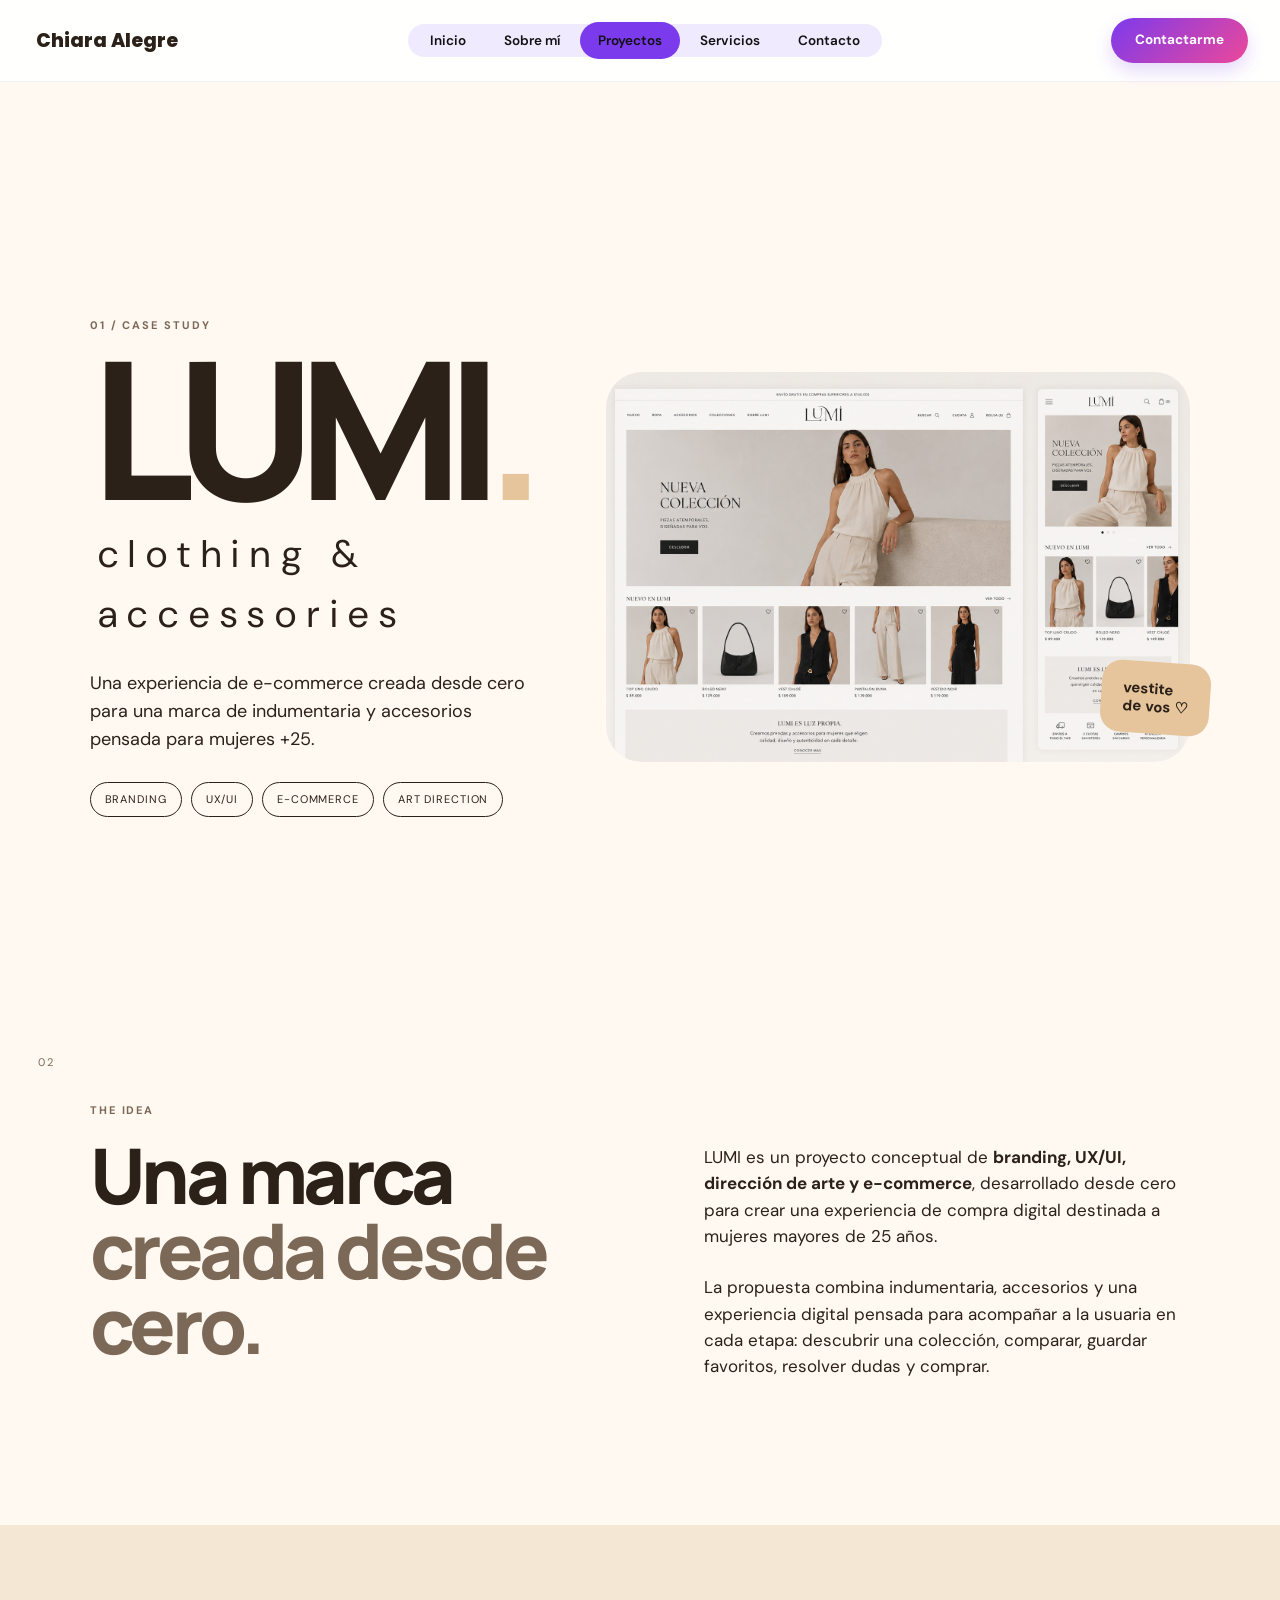
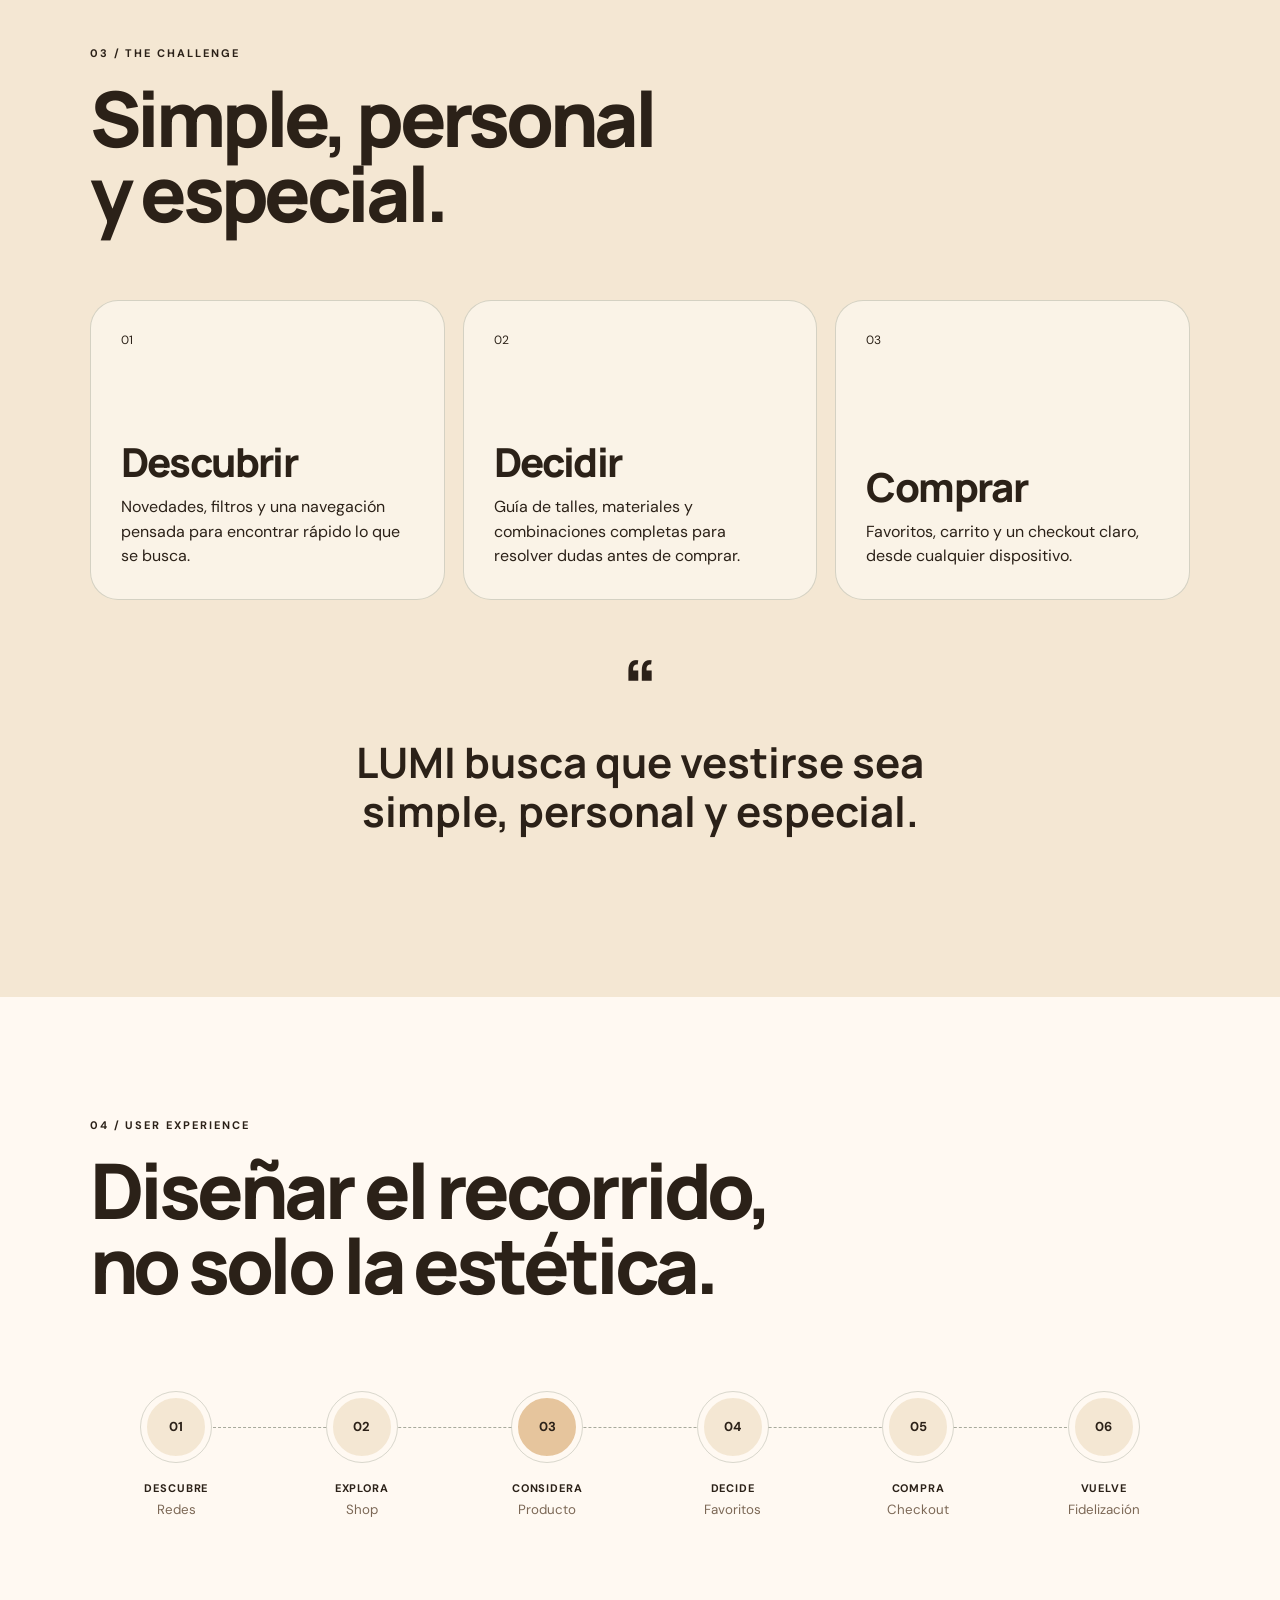
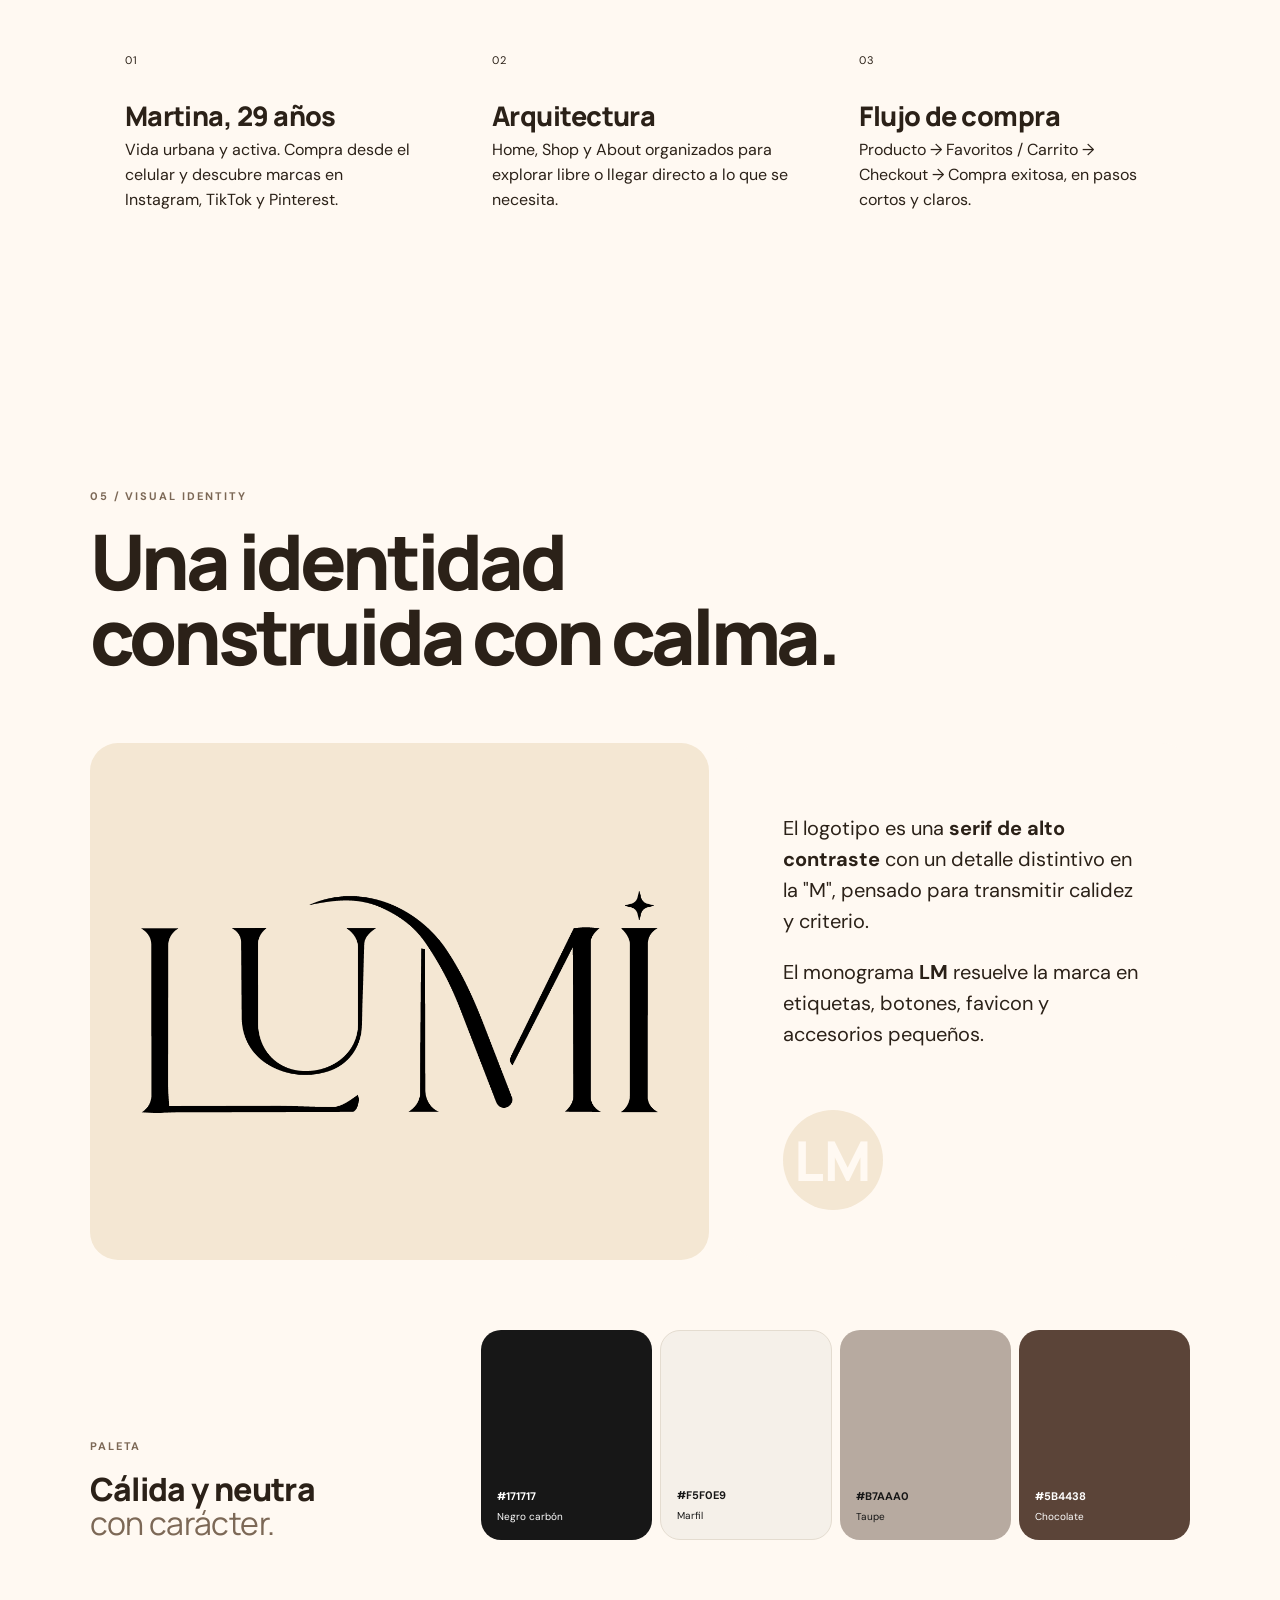
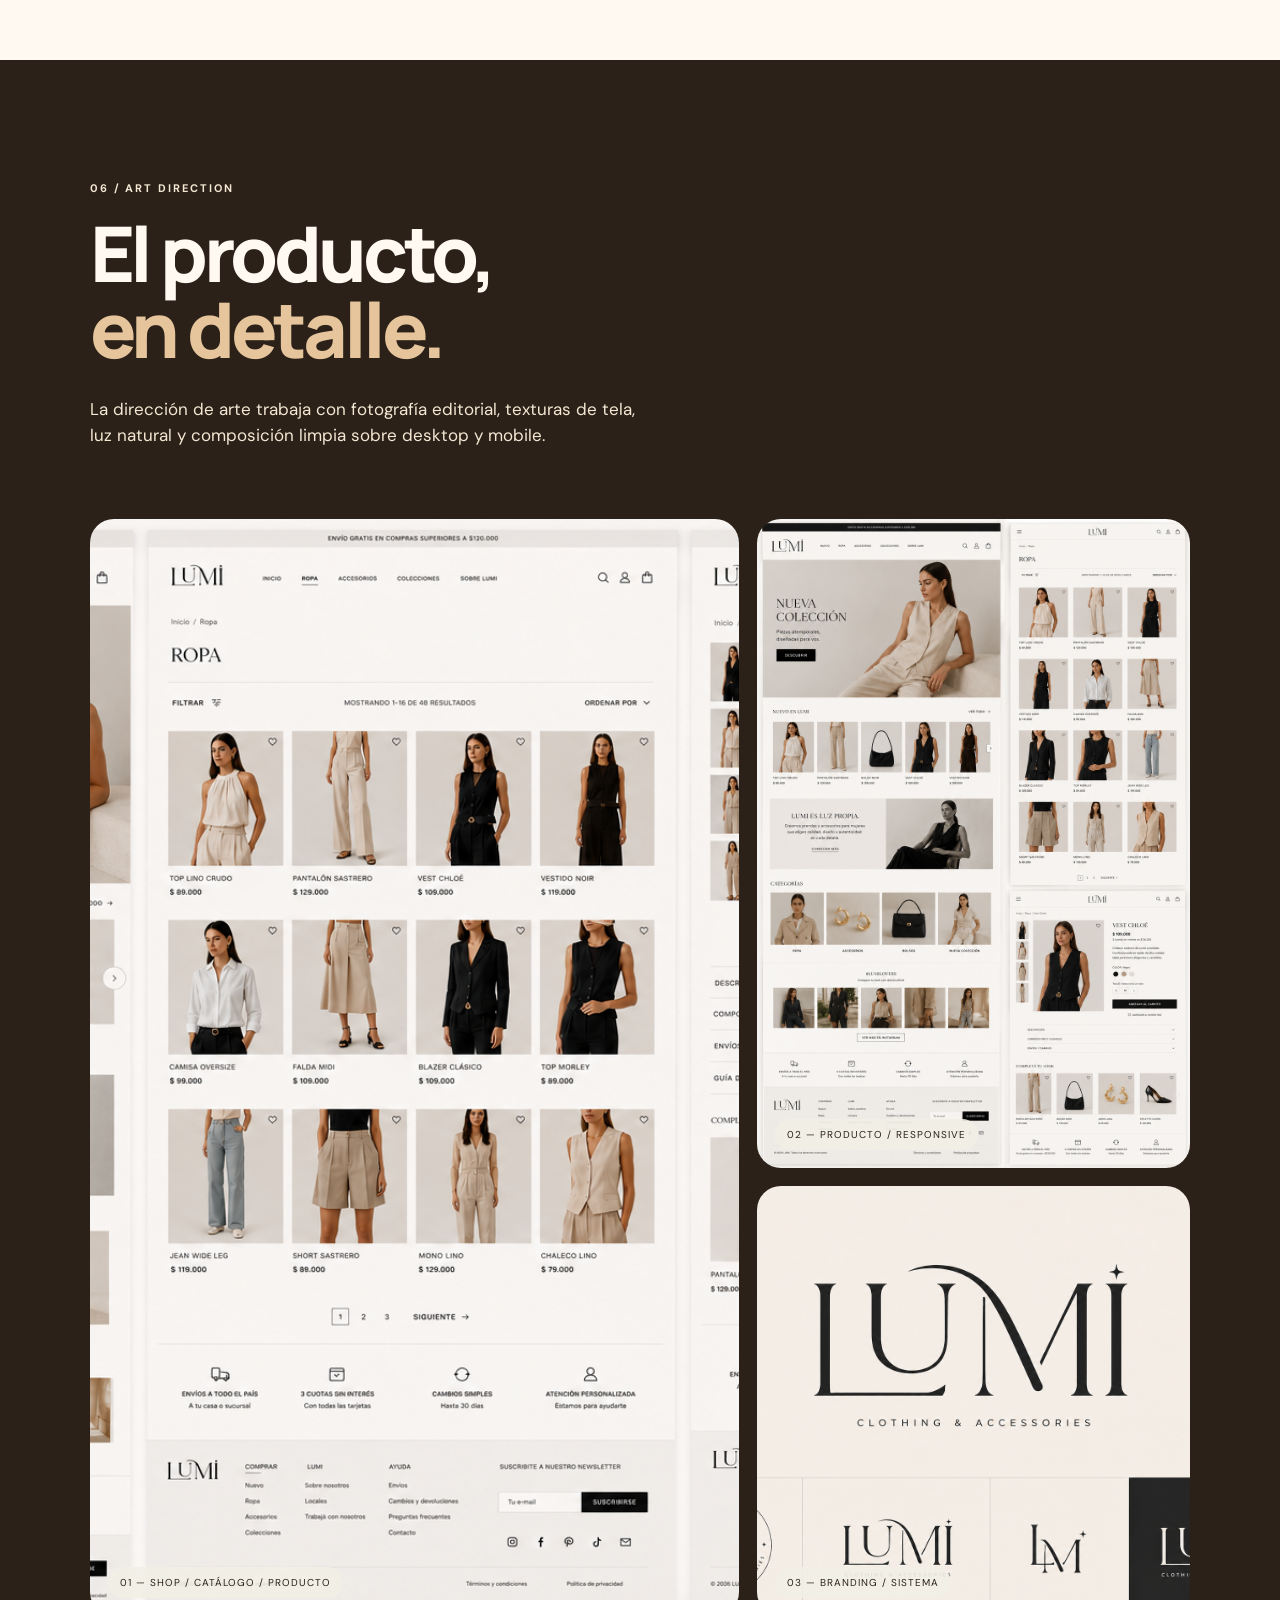
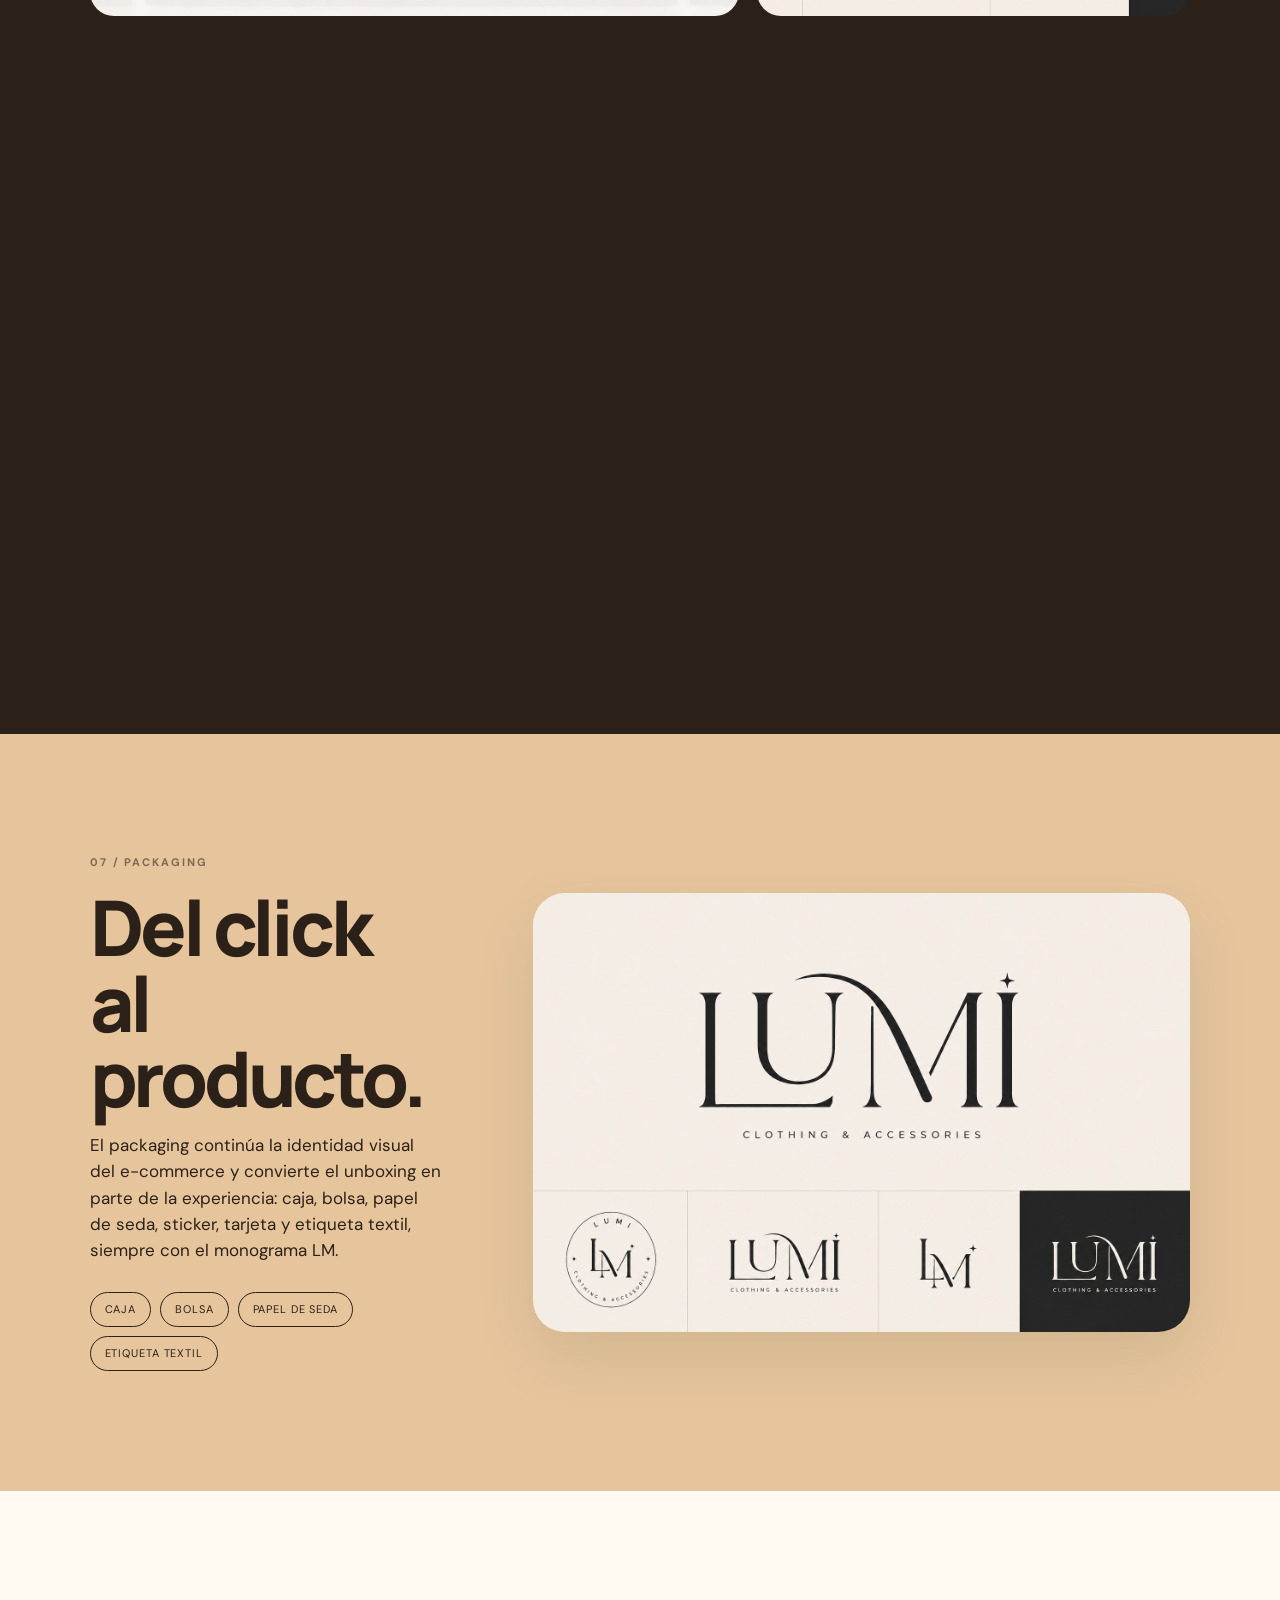
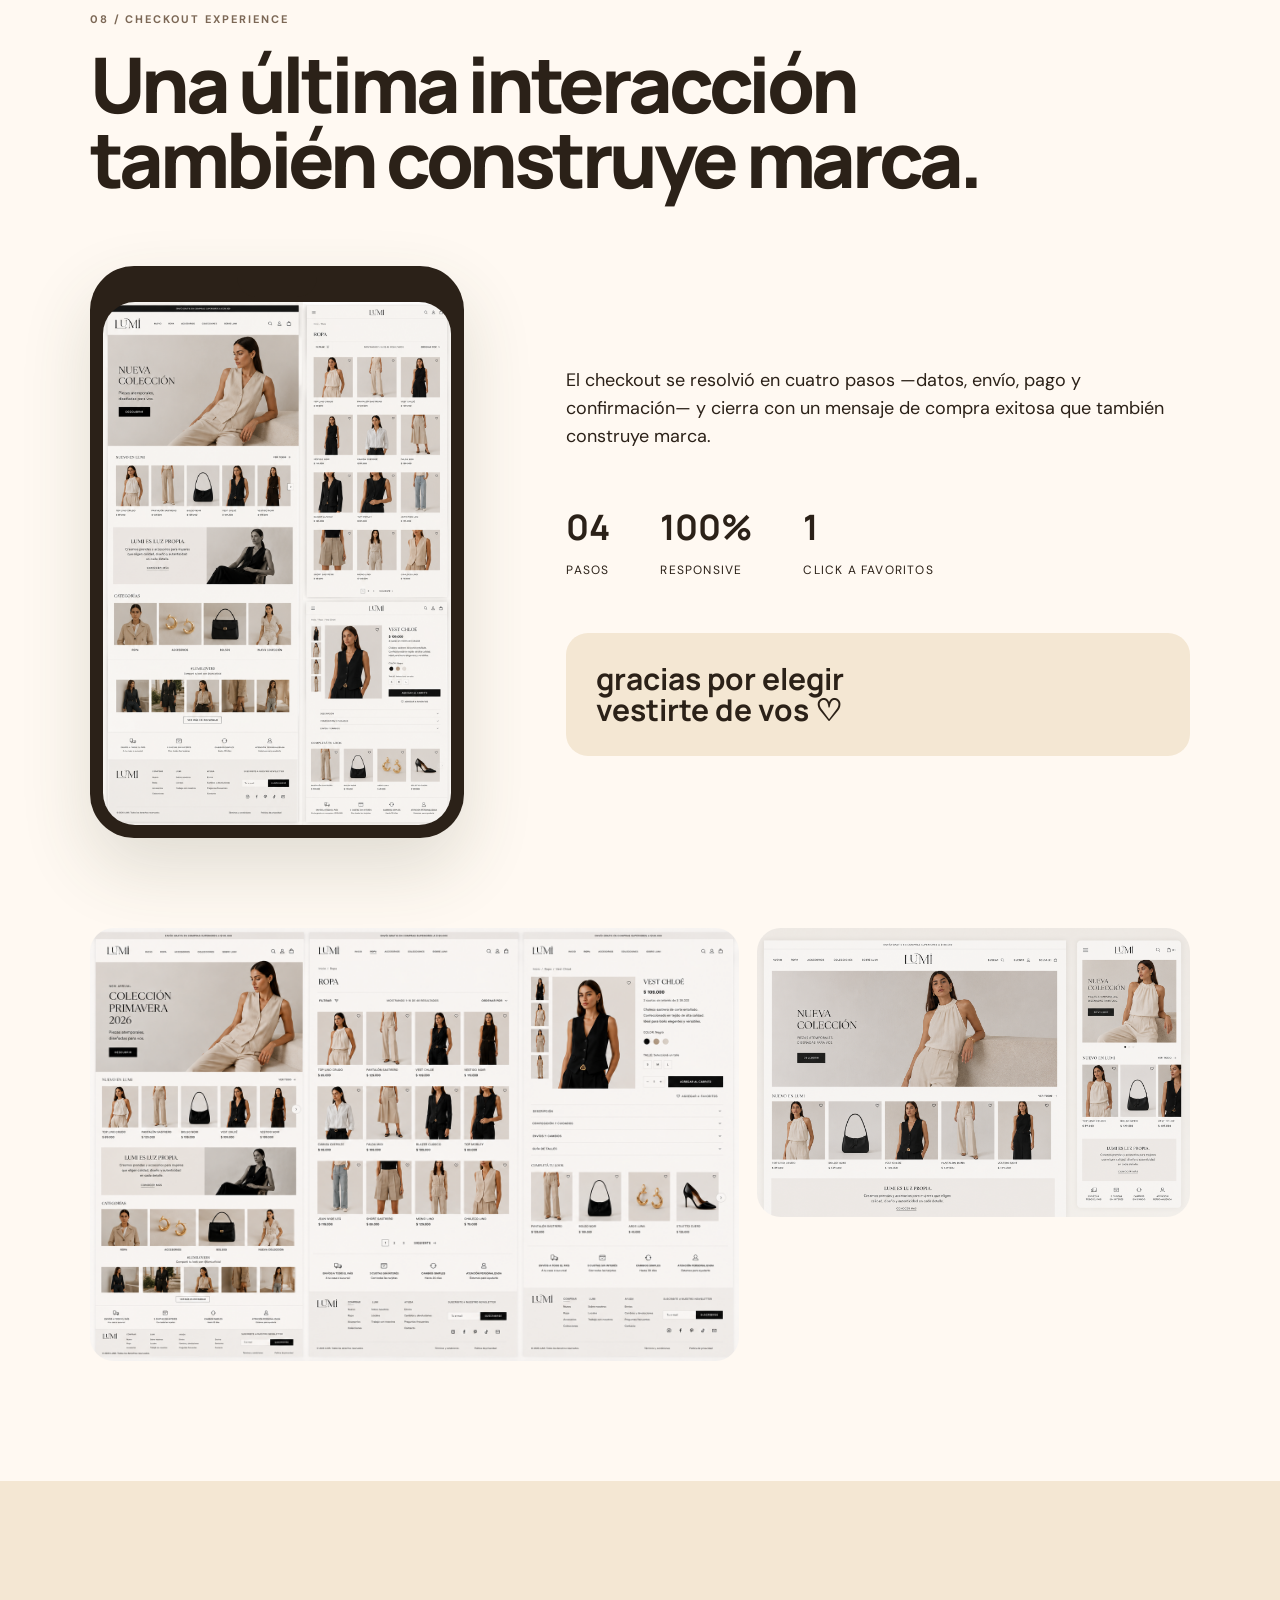
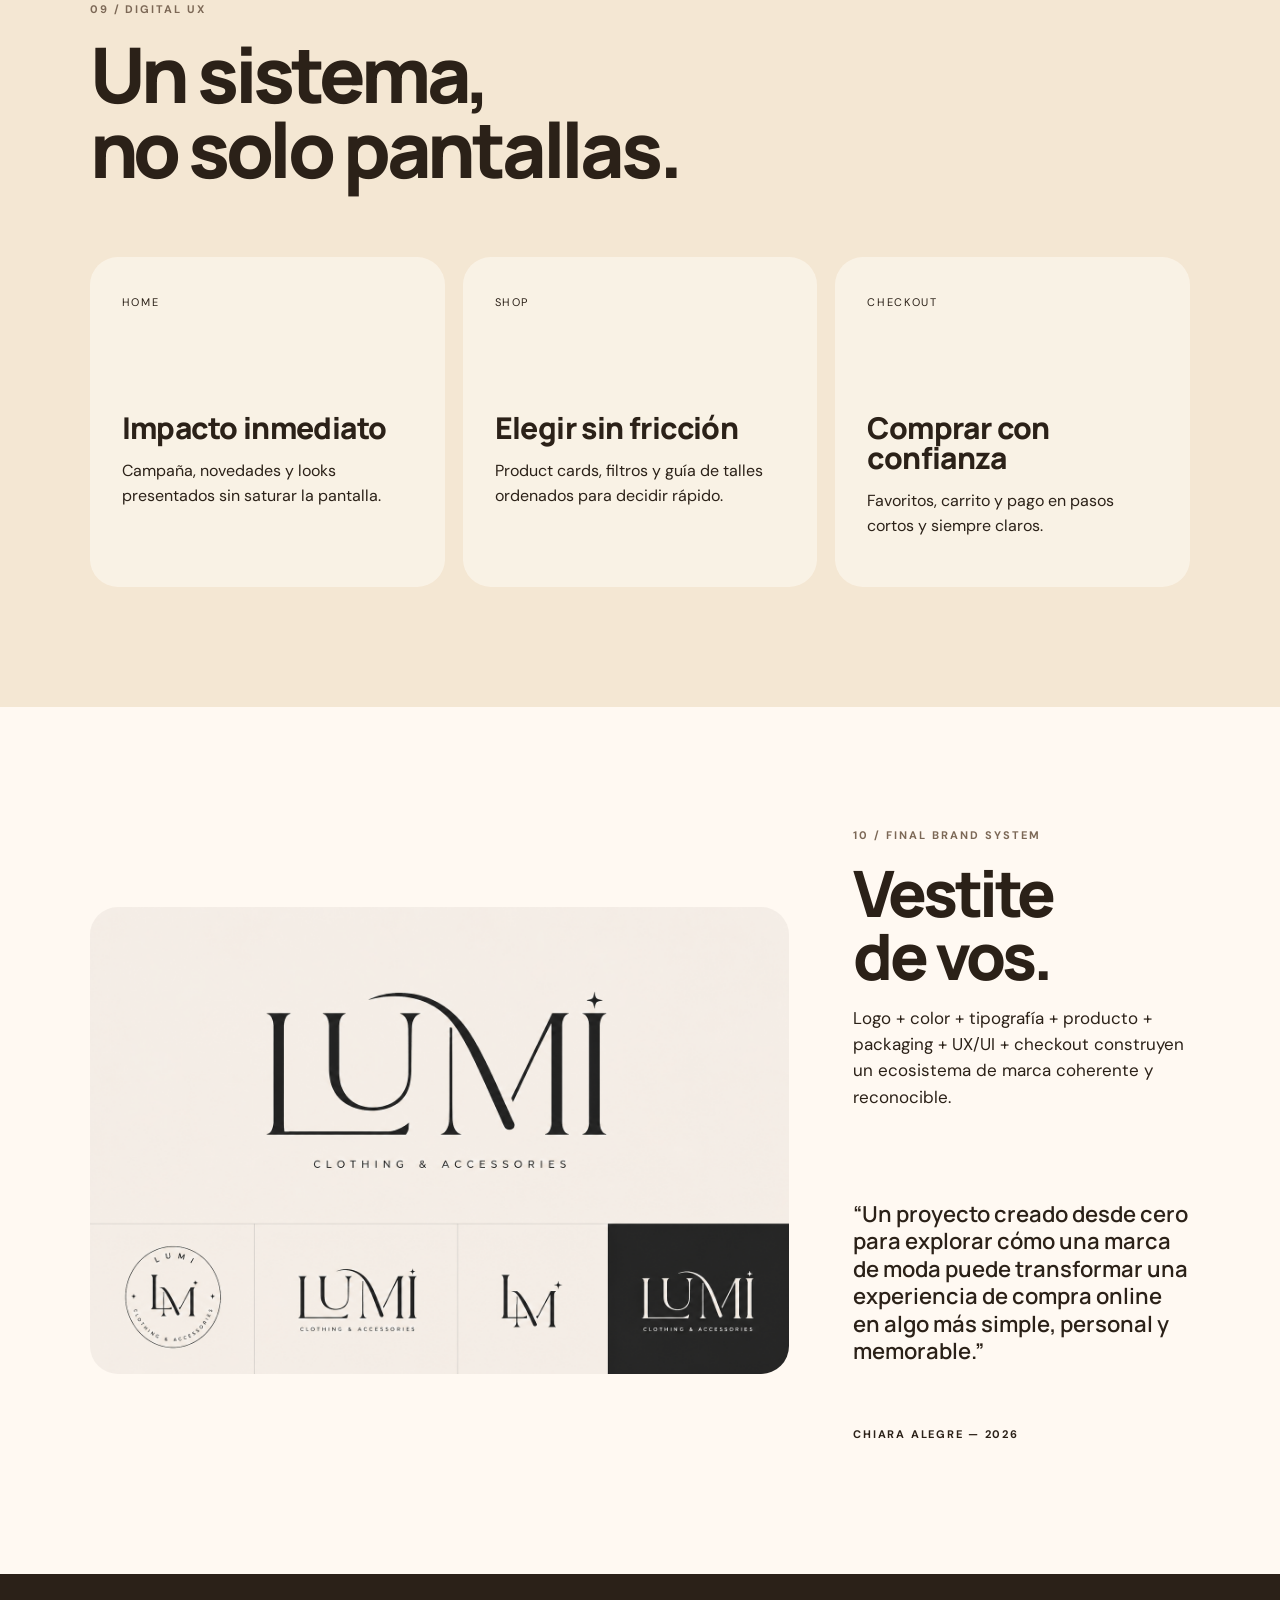
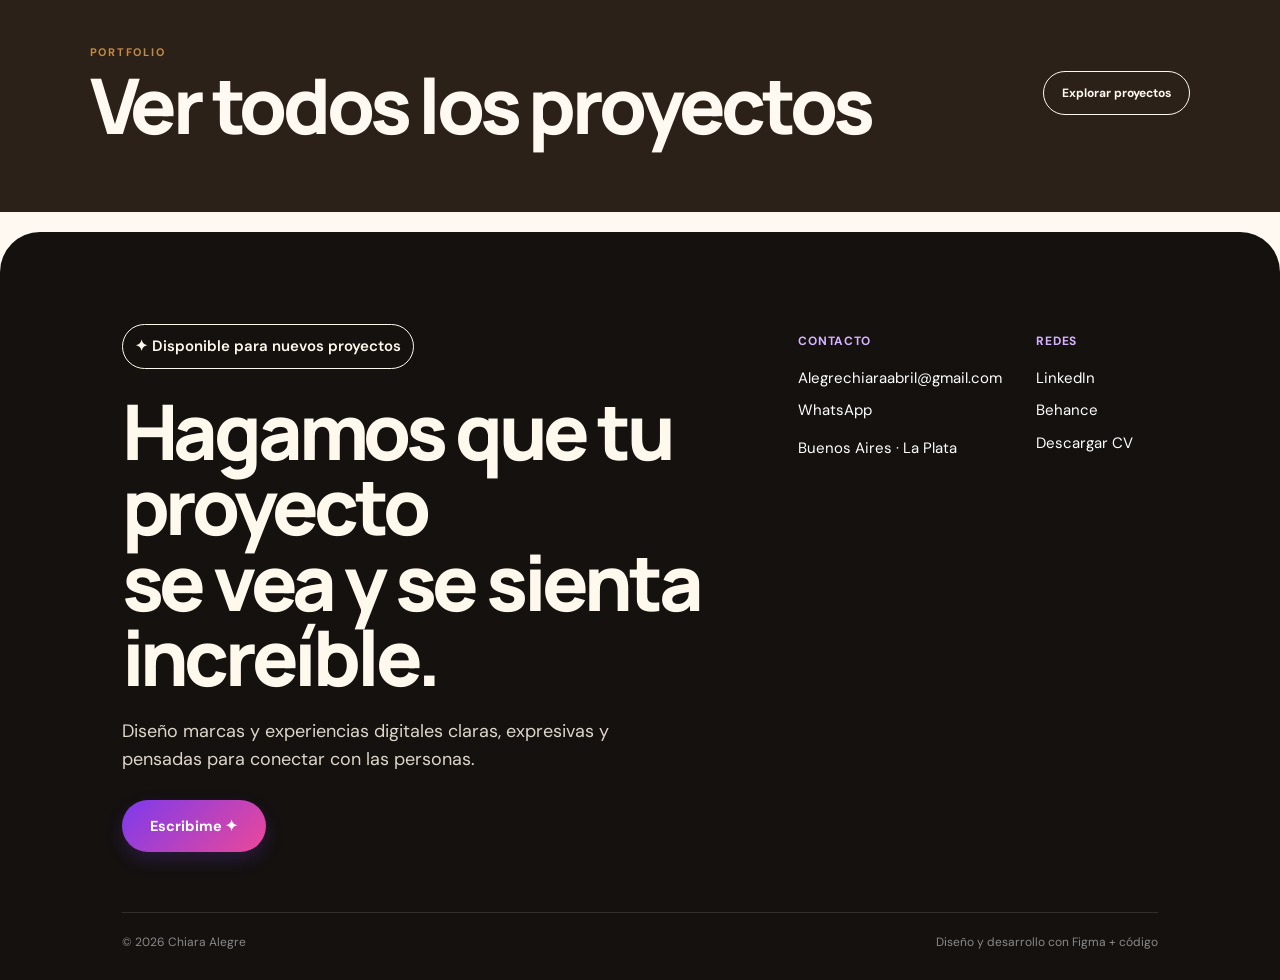
<file: lumi-store.html>
<!DOCTYPE html>
<html lang="es">
<head>
<meta charset="UTF-8">
<meta name="viewport" content="width=device-width, initial-scale=1.0">
<title>Lumi Store — Chiara Alegre</title>
<link rel="stylesheet" href="styles.css">
</head>
<body class="case-jelly-layout lumi-store">

<header>
  <div class="navrow">
    <a href="index.html" class="logo"><span class="dots"><span class="dot r"></span><span class="dot g"></span><span class="dot p"></span></span>&nbsp;Chiara Alegre</a>
    <nav>
      <ul>
        <li><a href="index.html#inicio">Inicio</a></li>
        <li><a href="index.html#trabajo">Trabajo</a></li>
        <li><a href="index.html#sobre-mi">Sobre mí</a></li>
      </ul>
    </nav>
    <a class="navcta" href="index.html#contacto">Contactarme</a>
  </div>
</header>

<!-- HERO -->
<section class="hero">
  <div class="hero-copy reveal">
    <p class="eyebrow">01 / CASE STUDY</p>
    <h1>LUMI<span>.</span></h1>
    <p class="hero-subtitle">clothing &amp; accessories</p>
    <p class="hero-description">
      Una experiencia de e-commerce creada desde cero para una marca de
      indumentaria y accesorios pensada para mujeres +25.
    </p>
    <div class="hero-tags">
      <span>Branding</span>
      <span>UX/UI</span>
      <span>E-commerce</span>
      <span>Art Direction</span>
    </div>
  </div>

  <div class="hero-image reveal">
    <img src="images/lumi-home-responsive.jpg" alt="LUMI e-commerce en desktop y mobile">
    <div class="floating-note">vestite<br>de vos ♡</div>
  </div>
</section>

<!-- INTRO -->
<section class="intro section">
  <div class="section-number">02</div>
  <div class="intro-grid">
    <div>
      <p class="eyebrow">THE IDEA</p>
      <h2>Una marca<br><em>creada desde cero.</em></h2>
    </div>
    <div class="body-copy">
      <p>
        LUMI es un proyecto conceptual de <strong>branding, UX/UI, dirección
        de arte y e-commerce</strong>, desarrollado desde cero para crear una
        experiencia de compra digital destinada a mujeres mayores de 25 años.
      </p>
      <p>
        La propuesta combina indumentaria, accesorios y una experiencia
        digital pensada para acompañar a la usuaria en cada etapa: descubrir
        una colección, comparar, guardar favoritos, resolver dudas y comprar.
      </p>
    </div>
  </div>
</section>

<!-- CONCEPT -->
<section class="concept section">
  <div class="section-heading reveal">
    <p class="eyebrow">03 / THE CHALLENGE</p>
    <h2>Simple, personal<br>y especial.</h2>
  </div>

  <div class="concept-cards">
    <article class="concept-card reveal">
      <span>01</span>
      <h3>Descubrir</h3>
      <p>Novedades, filtros y una navegación pensada para encontrar rápido lo que se busca.</p>
    </article>
    <article class="concept-card reveal">
      <span>02</span>
      <h3>Decidir</h3>
      <p>Guía de talles, materiales y combinaciones completas para resolver dudas antes de comprar.</p>
    </article>
    <article class="concept-card reveal">
      <span>03</span>
      <h3>Comprar</h3>
      <p>Favoritos, carrito y un checkout claro, desde cualquier dispositivo.</p>
    </article>
  </div>

  <div class="quote reveal">
    <span>“</span>
    <p>LUMI busca que vestirse sea<br>simple, personal y especial.</p>
  </div>
</section>

<!-- UX -->
<section class="ux section">
  <div class="section-heading reveal">
    <p class="eyebrow">04 / USER EXPERIENCE</p>
    <h2>Diseñar el recorrido,<br>no solo la estética.</h2>
  </div>

  <div class="journey">
    <div class="journey-line"></div>
    <div class="journey-step reveal"><b>01</b><span>DESCUBRE</span><small>Redes</small></div>
    <div class="journey-step reveal"><b>02</b><span>EXPLORA</span><small>Shop</small></div>
    <div class="journey-step reveal"><b>03</b><span>CONSIDERA</span><small>Producto</small></div>
    <div class="journey-step reveal"><b>04</b><span>DECIDE</span><small>Favoritos</small></div>
    <div class="journey-step reveal"><b>05</b><span>COMPRA</span><small>Checkout</small></div>
    <div class="journey-step reveal"><b>06</b><span>VUELVE</span><small>Fidelización</small></div>
  </div>

  <div class="ux-grid">
    <div class="ux-point reveal">
      <span>01</span>
      <h3>Martina, 29 años</h3>
      <p>Vida urbana y activa. Compra desde el celular y descubre marcas en Instagram, TikTok y Pinterest.</p>
    </div>
    <div class="ux-point reveal">
      <span>02</span>
      <h3>Arquitectura</h3>
      <p>Home, Shop y About organizados para explorar libre o llegar directo a lo que se necesita.</p>
    </div>
    <div class="ux-point reveal">
      <span>03</span>
      <h3>Flujo de compra</h3>
      <p>Producto → Favoritos / Carrito → Checkout → Compra exitosa, en pasos cortos y claros.</p>
    </div>
  </div>
</section>

<!-- BRANDING -->
<section class="branding section">
  <div class="section-heading reveal">
    <p class="eyebrow">05 / VISUAL IDENTITY</p>
    <h2>Una identidad<br>construida con calma.</h2>
  </div>

  <div class="brand-showcase">
    <div class="brand-logo-card reveal">
      <img src="images/lumi-logo.png" alt="Logo LUMI Clothing & Accessories">
    </div>
    <div class="brand-text reveal">
      <p>
        El logotipo es una <strong>serif de alto contraste</strong> con un
        detalle distintivo en la "M", pensado para transmitir calidez y
        criterio.
      </p>
      <p>
        El monograma <strong>LM</strong> resuelve la marca en etiquetas,
        botones, favicon y accesorios pequeños.
      </p>
      <div class="mini-symbol">LM</div>
    </div>
  </div>

  <div class="palette reveal">
    <div class="palette-title">
      <p class="eyebrow">PALETA</p>
      <h3>Cálida y neutra<br><em>con carácter.</em></h3>
    </div>
    <div class="swatches" style="grid-template-columns:repeat(4,1fr);">
      <div class="swatch" style="background:#171717;color:#fff;"><span>#171717</span><small>Negro carbón</small></div>
      <div class="swatch" style="background:#F5F0E9;color:#171717;border:1px solid #e4dcd0;"><span>#F5F0E9</span><small>Marfil</small></div>
      <div class="swatch" style="background:#B7AAA0;color:#171717;"><span>#B7AAA0</span><small>Taupe</small></div>
      <div class="swatch" style="background:#5B4438;color:#fff;"><span>#5B4438</span><small>Chocolate</small></div>
    </div>
  </div>
</section>

<!-- ART -->
<section class="art section">
  <div class="section-heading reveal">
    <p class="eyebrow">06 / ART DIRECTION</p>
    <h2>El producto,<br><em>en detalle.</em></h2>
    <p class="section-intro">
      La dirección de arte trabaja con fotografía editorial, texturas de
      tela, luz natural y composición limpia sobre desktop y mobile.
    </p>
  </div>

  <div class="photo-grid">
    <figure class="photo photo-large reveal">
      <img src="images/lumi-web-screens.jpg" alt="Shop, catálogo y producto LUMI">
      <figcaption>01 — shop / catálogo / producto</figcaption>
    </figure>
    <figure class="photo reveal">
      <img src="images/lumi-responsive.jpg" alt="Producto LUMI en responsive">
      <figcaption>02 — producto / responsive</figcaption>
    </figure>
    <figure class="photo reveal">
      <img src="images/lumi-branding-board.jpg" alt="Sistema de identidad LUMI">
      <figcaption>03 — branding / sistema</figcaption>
    </figure>
    <figure class="photo photo-wide reveal">
      <img src="images/lumi-home-responsive.jpg" alt="Home LUMI en desktop y mobile">
      <figcaption>04 — home / desktop / mobile</figcaption>
    </figure>
  </div>
</section>

<!-- PACKAGING -->
<section class="packaging section">
  <div class="packaging-copy reveal">
    <p class="eyebrow">07 / PACKAGING</p>
    <h2>Del click<br><em>al producto.</em></h2>
    <p>
      El packaging continúa la identidad visual del e-commerce y convierte
      el unboxing en parte de la experiencia: caja, bolsa, papel de seda,
      sticker, tarjeta y etiqueta textil, siempre con el monograma LM.
    </p>
    <div class="pack-list">
      <span>Caja</span>
      <span>Bolsa</span>
      <span>Papel de seda</span>
      <span>Etiqueta textil</span>
    </div>
  </div>
  <div class="packaging-image reveal">
    <img src="images/lumi-branding-board.jpg" alt="Packaging y sistema de marca LUMI">
  </div>
</section>

<!-- SOCIAL -->
<section class="social section">
  <div class="section-heading reveal">
    <p class="eyebrow">08 / CHECKOUT EXPERIENCE</p>
    <h2>Una última interacción<br>también construye marca.</h2>
  </div>

  <div class="social-layout">
    <div class="phone-frame reveal">
      <div class="phone-top"></div>
      <img src="images/lumi-responsive.jpg" alt="Checkout y compra exitosa LUMI">
    </div>
    <div class="social-copy reveal">
      <p>
        El checkout se resolvió en cuatro pasos —datos, envío, pago y
        confirmación— y cierra con un mensaje de compra exitosa que también
        construye marca.
      </p>
      <div class="social-stats">
        <div><strong>04</strong><span>pasos</span></div>
        <div><strong>100%</strong><span>responsive</span></div>
        <div><strong>1</strong><span>click a favoritos</span></div>
      </div>
      <blockquote>gracias por elegir<br>vestirte de vos ♡</blockquote>
    </div>
  </div>

  <div class="social-grid reveal">
    <img src="images/lumi-web-screens.jpg" alt="Pantallas de shop y producto LUMI">
    <img src="images/lumi-home-responsive.jpg" alt="Home LUMI responsive">
  </div>
</section>

<!-- DIGITAL -->
<section class="digital section">
  <div class="section-heading reveal">
    <p class="eyebrow">09 / DIGITAL UX</p>
    <h2>Un sistema,<br>no solo pantallas.</h2>
  </div>
  <div class="digital-grid">
    <div class="digital-card reveal">
      <span>HOME</span>
      <h3>Impacto inmediato</h3>
      <p>Campaña, novedades y looks presentados sin saturar la pantalla.</p>
    </div>
    <div class="digital-card reveal">
      <span>SHOP</span>
      <h3>Elegir sin fricción</h3>
      <p>Product cards, filtros y guía de talles ordenados para decidir rápido.</p>
    </div>
    <div class="digital-card reveal">
      <span>CHECKOUT</span>
      <h3>Comprar con confianza</h3>
      <p>Favoritos, carrito y pago en pasos cortos y siempre claros.</p>
    </div>
  </div>
</section>

<!-- FINAL -->
<section class="final section reveal">
  <div class="final-image">
    <img src="images/lumi-branding-board.jpg" alt="Sistema de marca completo de LUMI">
  </div>
  <div class="final-copy">
    <p class="eyebrow">10 / FINAL BRAND SYSTEM</p>
    <h2>Vestite<br>de vos.</h2>
    <p>
      Logo + color + tipografía + producto + packaging + UX/UI + checkout
      construyen un ecosistema de marca coherente y reconocible.
    </p>
    <div class="final-line"></div>
    <p class="final-quote">“Un proyecto creado desde cero para explorar cómo una marca de moda puede transformar una experiencia de compra online en algo más simple, personal y memorable.”</p>
    <p class="credit">CHIARA ALEGRE — 2026</p>
  </div>
</section>

<a href="karina-backery.html" class="next-project">
  <div>
    <div class="np-label">Siguiente proyecto</div>
    <h3>Karina Backery →</h3>
  </div>
  <span class="arrow">→</span>
</a>

<footer id="contacto">
  <div class="wrap">
    <div class="foot-grid">
      <div class="foot-intro">
        <span class="pill">✦ Disponible para nuevos proyectos</span>
        <h2>Hagamos que tu proyecto<br>se vea y se sienta increíble.</h2>
        <p>Diseño marcas y experiencias digitales claras, expresivas y pensadas para conectar con las personas.</p>
        <a href="mailto:Alegrechiaraabril@gmail.com" class="btn primary">Escribime ✦</a>
      </div>
      <div class="foot-details">
        <div class="foot-col">
          <h5>Contacto</h5>
          <a href="mailto:Alegrechiaraabril@gmail.com">Alegrechiaraabril@gmail.com</a>
          <a href="https://wa.me/542213995221?text=Hola%20Chiara%2C%20quiero%20consultarte%20por%20un%20proyecto." target="_blank" rel="noopener">WhatsApp</a>
          <p>Buenos Aires · La Plata</p>
        </div>
        <div class="foot-col">
          <h5>Redes</h5>
          <a href="https://www.linkedin.com/in/chiaraalegre" target="_blank" rel="noopener">LinkedIn</a>
          <a href="https://www.behance.net/chiaraalegre0" target="_blank" rel="noopener">Behance</a>
          <a href="CV-Chiara-Alegre.pdf" download>Descargar CV</a>
        </div>
      </div>
    </div>
    <div class="foot-bottom">
      <span>© 2026 Chiara Alegre</span>
      <span>Diseño y desarrollo con Figma + código</span>
    </div>
  </div>
</footer>

<script>
const observer = new IntersectionObserver((entries) => {
  entries.forEach(entry => { if (entry.isIntersecting) entry.target.classList.add('visible'); });
}, { threshold: 0.12 });
document.querySelectorAll('.reveal').forEach(el => observer.observe(el));
</script>
<script src="project-ui.js"></script>
</body>
</html>
</file>
<file: styles.css>
@import url('https://fonts.googleapis.com/css2?family=DM+Sans:wght@400;500;600;700&family=Manrope:wght@400;500;600;700;800&display=swap');
@import url('https://fonts.googleapis.com/css2?family=Poppins:wght@500;600;700;800;900&family=Space+Grotesk:wght@400;500;600;700&family=Work+Sans:ital,wght@0,400;0,500;0,600;0,700;0,800;1,500&display=swap');

:root{
  --ink:#111111;
  --paper:#FFFFFF;
  --gray-bg:#EAEAEA;
  --gray-bg-2:#F3F3F1;
  --gray-text:#6E6E6E;
  --gray-line:#E4E4E1;
  --black-band:#111111;
  --coral:#E4573D;
  --sage:#3FA35E;
  --lavender:#6C4CE0;
  --violet:#7C3AED;
  --pink:#EC4899;
  --lilac:#F3EDFF;
  --rose:#FFF0F7;
  --butter:#F5EFC7;
  --radius:16px;
}
*{box-sizing:border-box;}
html{scroll-behavior:smooth;}
body{
  margin:0;
  background:linear-gradient(180deg, #fff 0%, #fff 28%, #fcfaff 100%);
  color:var(--ink);
  font-family:'Work Sans', sans-serif;
  -webkit-font-smoothing:antialiased;
}
h1,h2,h3, .display{
  font-family:'Poppins', sans-serif;
  font-weight:800;
  letter-spacing:-0.02em;
  line-height:1.05;
  margin:0;
  text-transform:none;
}
.mono{font-family:'Space Grotesk',monospace; letter-spacing:0.02em;}
a{color:inherit;}
img{max-width:100%; display:block;}
.wrap{max-width:1200px; margin:0 auto; padding:0 32px;}

.dots{display:inline-flex; gap:7px; align-items:center;}
.dot{width:11px;height:11px;border-radius:50%; display:inline-block; border:2px solid var(--ink);}
.dot.r{background:var(--coral);}
.dot.g{background:var(--sage);}
.dot.p{background:var(--lavender);}

/* ===== NAV ===== */
header{
  position:sticky; top:0; z-index:50;
  background:rgba(255,255,255,0.85);
  backdrop-filter:blur(10px);
}
.navrow{display:flex; align-items:center; justify-content:space-between; padding:20px 32px; max-width:1200px; margin:0 auto;}
.logo{display:flex; align-items:center; gap:6px; font-family:'Poppins'; font-weight:800; font-size:19px; text-decoration:none; color:var(--ink);}
.logo .dots{display:none;}
nav ul{list-style:none; display:flex; gap:4px; margin:0; padding:0; background:var(--lilac); border-radius:100px; padding:5px;}
nav a{text-decoration:none; font-weight:600; font-size:13.5px; padding:9px 18px; border-radius:100px; transition:background .2s ease, color .2s ease;}
nav a:hover{background:rgba(0,0,0,.05);}
nav a.navActive{background:var(--violet); color:var(--paper);}
.navcta{
  border:none; background:linear-gradient(135deg, var(--violet), var(--pink)); color:var(--paper);
  padding:11px 22px; border-radius:100px; font-weight:700; font-size:13.5px;
  text-decoration:none; transition:background .2s ease, transform .15s ease;
  box-shadow:0 8px 18px rgba(124,58,237,.2);
}
.navcta:hover{background:linear-gradient(135deg, var(--pink), var(--violet));}

/* ===== pills / buttons ===== */
.pill{
  display:inline-flex; align-items:center; gap:8px;
  border:none; border-radius:100px;
  padding:10px 12px; font-size:15px; font-weight:600;
  background:var(--gray-bg); color:var(--gray-text);
}
.pill.butter{background:var(--gray-bg); color:var(--gray-text);}
.pill.sage{background:var(--gray-bg-2);}
.pill.lav{background:var(--ink); color:var(--paper);}
.pill.coral{background:var(--ink); color:var(--paper);}

.btn{
  border:none; padding:15px 28px; border-radius:100px;
  font-weight:700; text-decoration:none; font-size:14.5px;
  display:inline-flex; align-items:center; gap:8px; cursor:pointer; transition:background .2s ease, color .2s ease, transform .15s ease;
  background:var(--gray-bg); color:var(--ink);
}
.btn.primary{background:linear-gradient(135deg, var(--violet), var(--pink)); color:var(--paper); box-shadow:0 8px 18px rgba(124,58,237,.2);}
.btn.primary:hover{background:linear-gradient(135deg, var(--pink), var(--violet));}
.btn.ghost{background:var(--paper); border:2px solid var(--ink);}
.btn.ghost:hover{background:var(--ink); color:var(--paper);}
.btn.sm{padding:11px 20px; font-size:13px;}

/* ===== HERO ===== */
.hero{padding:64px 0 0; background:radial-gradient(circle at 82% 28%, rgba(236,72,153,.15), transparent 23%), radial-gradient(circle at 68% 68%, rgba(124,58,237,.12), transparent 28%);}
.hero-grid{display:grid; grid-template-columns:1.1fr 0.9fr; gap:40px; align-items:center;}
.eyebrow{margin-bottom:18px;}
.hero h1{font-size:clamp(46px,6.4vw,80px);}
.hero h1 .accent{color:var(--gray-text);}
.hero-sub{
  font-size:17px; max-width:520px; margin:22px 0 30px; line-height:1.6; color:#3a3a3a; font-weight:400;
}
.hero-ctas{display:flex; gap:12px; flex-wrap:wrap;}

.hero-photo-zone{height:520px; display:grid; place-items:center; perspective:1000px;}
.hero-photo-card{position:relative; width:min(390px,86%); height:470px; border-radius:46% 46% 28px 28px; overflow:visible; transform-style:preserve-3d; transition:transform .2s ease; will-change:transform;}
.hero-photo-card::before{content:""; position:absolute; inset:16px -16px -16px 16px; border-radius:inherit; background:linear-gradient(140deg,var(--violet),var(--pink)); z-index:-1; transform:rotate(5deg);}
.hero-photo-card img{width:100%; height:100%; object-fit:cover; object-position:top; border-radius:inherit; border:8px solid #fff; box-shadow:0 28px 48px rgba(92,31,151,.24);}
.photo-sticker{position:absolute; display:grid; place-items:center; background:#fff; color:var(--violet); box-shadow:0 10px 24px rgba(40,20,70,.18);}
.photo-sticker-one{width:72px; height:72px; border-radius:50%; right:-20px; top:20%; font-size:36px; animation:float 3.2s ease-in-out infinite;}
.photo-sticker-two{padding:12px 16px; border-radius:100px; left:-28px; bottom:18%; font-size:12px; font-weight:800; transform:rotate(-7deg);}
@keyframes float{50%{transform:translateY(-13px) rotate(10deg);}}

.photo-card{display:none;}
.spark{position:absolute; color:#fff; font-size:30px;}
.spark.s1{top:22%; right:6%;}
.spark.s2{bottom:14%; left:4%; font-size:22px;}

.badge-available{
  display:inline-flex; align-items:center; gap:8px; border:none; border-radius:100px;
  padding:9px 18px 9px 14px; font-size:13px; font-weight:700;
  background:var(--lilac); color:var(--violet);
}
.badge-available .ping{position:relative; width:9px; height:9px; border-radius:50%; background:var(--sage); flex-shrink:0;}
.badge-available .ping::after{
  content:""; position:absolute; inset:0; border-radius:50%; background:var(--sage);
  animation:ping 1.8s cubic-bezier(0,0,.2,1) infinite;
}
@keyframes ping{ 0%{transform:scale(1); opacity:.7;} 100%{transform:scale(2.6); opacity:0;} }
.role-swap{background:linear-gradient(90deg, var(--violet), var(--pink)); color:#fff; min-width:265px; border:0; box-shadow:0 10px 24px rgba(124,58,237,.18);}
.role-swap-inner{display:inline-block; min-height:1.2em; font-weight:700;}

/* ===== TAPE (black band with stars) ===== */
.tape{
  margin-top:56px; background:linear-gradient(90deg, var(--violet), var(--pink)); color:var(--paper); overflow:hidden; padding:20px 0;
  width:100vw; position:relative; left:50%; right:50%; margin-left:-50vw; margin-right:-50vw;
}
.tape-inner{display:flex; gap:44px; white-space:nowrap; animation:scroll 24s linear infinite; width:max-content;}
.tape span{font-family:'Poppins'; font-weight:700; font-size:clamp(18px,2.6vw,28px); display:flex; align-items:center; gap:20px;}
@keyframes scroll{from{transform:translateX(0);} to{transform:translateX(-50%);}}

section{padding:88px 0;}
.section-head{margin-bottom:44px;}
.section-head h2{font-size:clamp(32px,4.8vw,52px);}
.section-tag{max-width:480px; font-size:15px; color:var(--gray-text); line-height:1.5; margin-top:12px;}

/* ===== SOBRE MI ===== */
.about-grid{display:grid; grid-template-columns:0.85fr 1.15fr; gap:48px; align-items:flex-start;}
.card{border:none; border-radius:var(--radius); padding:0; background:transparent;}
.card.sage{background:transparent;}
.card h3{font-size:15px; margin-bottom:14px; font-weight:700;}
.card p{line-height:1.7; font-size:16px; margin:0 0 16px; color:#333;}
.factgrid{display:grid; grid-template-columns:1fr 1fr; gap:12px; margin-top:24px;}
.fact{border-radius:18px; padding:18px 18px; background:linear-gradient(145deg,var(--lilac),var(--rose)); border:1px solid rgba(124,58,237,.1);}
.fact b{display:block; font-family:'Poppins'; font-weight:800; font-size:28px;}
.fact span{font-size:11.5px; text-transform:uppercase; letter-spacing:.04em; font-weight:700; color:var(--gray-text);}
.about-grid .card:first-child > img{width:100%; height:520px; object-fit:cover; object-position:top; border-radius:var(--radius); background:var(--gray-bg-2);}
.skills-inline{margin-top:38px; padding:24px; border-radius:22px; background:linear-gradient(135deg, var(--lilac), var(--rose));}
.skills-inline h3{margin:0 0 7px; font-size:16px; color:var(--violet);}
.skills-inline p{font-size:13px; line-height:1.5; color:var(--gray-text); margin:0 0 16px;}
.skills-inline .skill-list li{background:rgba(255,255,255,.82); color:var(--violet); border:1px solid rgba(124,58,237,.12);}

/* ===== SERVICIOS / MIS SERVICIOS ===== */
.services-grid{display:grid; grid-template-columns:repeat(4,1fr); gap:18px;}
.service-card{
  border-radius:var(--radius); padding:30px 24px; background:linear-gradient(155deg,#fff,var(--lilac));
  transition:background .25s ease, transform .25s ease;
}
.service-card:hover{background:var(--rose); transform:translateY(-4px);}
.service-card .sv-num{font-family:'Space Grotesk'; font-weight:700; font-size:12px; color:var(--gray-text);}
.service-card .sv-icon{font-size:26px; margin:14px 0 10px; display:block;}
.service-card h4{font-family:'Poppins'; font-weight:700; font-size:18px; margin-bottom:10px;}
.service-card p{font-size:13.5px; line-height:1.55; color:var(--gray-text); margin:0;}

.work-modes{display:grid; grid-template-columns:repeat(2,1fr); gap:18px;}
.wm-card{border-radius:var(--radius); padding:28px; background:var(--gray-bg-2); display:flex; gap:16px; align-items:flex-start;}
.wm-card .wm-ico{flex-shrink:0; width:46px; height:46px; border-radius:50%; display:flex; align-items:center; justify-content:center; font-size:19px; background:var(--paper);}
.wm-card h4{font-family:'Poppins'; font-weight:700; font-size:16px; margin-bottom:6px;}
.wm-card p{font-size:13.5px; line-height:1.55; color:var(--gray-text); margin:0;}

/* ===== LOGOFOLIO with charm accent ===== */
.logofolio-band{background:linear-gradient(100deg,var(--violet),var(--pink)); position:relative; padding:40px 0; margin:0 0 56px;}
.logofolio{display:flex; flex-wrap:wrap; align-items:center; justify-content:center; gap:40px 52px;}
.logofolio-item{font-family:'Poppins'; font-weight:800; font-size:clamp(18px,2.4vw,26px); color:var(--paper); opacity:.9;}

/* ===== PROCESO ===== */
.process{display:grid; grid-template-columns:repeat(5,1fr); gap:14px;}
.proc-step{border-radius:22px; padding:22px 18px; background:linear-gradient(145deg,#f6f0ff,#fff0f8); border:1px solid rgba(124,58,237,.12); box-shadow:0 10px 22px rgba(103,47,166,.07);}
.proc-step:nth-child(2n){background:linear-gradient(145deg,#fff0f8,#f9efff);}
.proc-step .num{font-family:'Poppins'; font-weight:800; font-size:26px; color:var(--violet); opacity:.9;}
.proc-step h4{font-family:'Poppins'; font-weight:700; font-size:14.5px; margin:10px 0 8px; color:#311153;}
.proc-step p{font-size:12.5px; line-height:1.5; color:#654b75; margin:0;}

/* ===== PROYECTOS: rounded card, image + gray info panel + Ver proyecto ===== */
.filter-row{display:flex; gap:8px; flex-wrap:wrap; margin-bottom:36px;}
.filter-btn{
  border:none; background:var(--gray-bg-2); padding:10px 20px; border-radius:100px;
  font-weight:700; font-size:13px; cursor:pointer; transition:background .2s ease, color .2s ease;
  font-family:inherit;
}
.filter-btn:hover{background:var(--gray-bg);}
.filter-btn.active{background:var(--violet); color:var(--paper);}

.bento-grid{display:grid; grid-template-columns:repeat(3, 1fr); gap:28px;}
.bento-card{
  position:relative; display:flex; flex-direction:column; text-decoration:none; color:inherit;
  cursor:pointer; border-radius:var(--radius); overflow:hidden; background:linear-gradient(145deg,#fff,var(--lilac));
  box-shadow:0 1px 2px rgba(0,0,0,.04); transition:transform .3s cubic-bezier(.16,.8,.3,1), box-shadow .3s ease;
}
.bento-card:hover{transform:translateY(-6px); box-shadow:0 18px 32px rgba(0,0,0,.12);}
.bento-card.hidden{display:none;}
.bento-card .bc-imgwrap{position:relative; width:100%; aspect-ratio:5/4; overflow:hidden; background:var(--gray-bg);}
.bento-card .bc-img{position:absolute; inset:0; width:100%; height:100%; object-fit:cover; transition:transform .5s cubic-bezier(.16,.8,.3,1);}
.bento-card:hover .bc-img{transform:scale(1.05);}
.bento-card .bc-scrim, .bento-card .bc-expand{display:none;}
.bento-card .bc-body{position:relative; padding:22px; display:flex; flex-direction:column; gap:10px; flex:1;}
.bento-card .bc-kicker{font-size:11px; font-weight:700; text-transform:uppercase; letter-spacing:.04em; color:var(--gray-text);}
.bento-card .bc-title{font-family:'Poppins'; font-weight:800; font-size:19px; margin:0;}
.bento-card .bc-desc{font-size:13px; line-height:1.5; color:var(--gray-text); display:-webkit-box; -webkit-line-clamp:2; -webkit-box-orient:vertical; overflow:hidden; margin:0;}
.bento-card .bc-tags{display:flex; gap:6px; flex-wrap:wrap; margin-top:2px;}
.bento-card .bc-tags span{background:var(--violet); color:var(--paper); border-radius:100px; padding:4px 12px; font-size:10.5px; font-weight:700; text-transform:uppercase;}
.bento-card .bc-tags span:not(:first-child){display:none;}
.bento-card .bc-cta{
  margin-top:auto; background:var(--paper); border-radius:100px; padding:12px; text-align:center;
  font-weight:700; font-size:13.5px; box-shadow:0 1px 2px rgba(0,0,0,.06);
}

.bento-card.xl, .bento-card.wide, .bento-card.md, .bento-card.sm{grid-column:span 1;}

@media (max-width:980px){ .bento-grid{grid-template-columns:repeat(2,1fr);} }
@media (max-width:620px){ .bento-grid{grid-template-columns:1fr;} }

.proj-feature{border-radius:var(--radius); background:var(--gray-bg-2); overflow:hidden; margin-bottom:60px; text-decoration:none; display:block; color:inherit;}
.proj-feature-top{display:grid; grid-template-columns:1fr 1fr;}
.proj-feature-top img{width:100%; height:100%; object-fit:cover;}
.proj-feature-txt{padding:38px;}
.proj-feature-txt .pill{margin-bottom:16px;}
.proj-feature-txt h3{font-size:32px; margin-bottom:14px;}
.proj-feature-txt p{font-size:15px; line-height:1.6; color:var(--gray-text); margin:0 0 20px;}
.tags{display:flex; gap:8px; flex-wrap:wrap; margin-bottom:20px;}
.tag{background:var(--ink); color:var(--paper); border-radius:100px; padding:5px 14px; font-size:11.5px; font-weight:700;}
.proj-shots{display:grid; grid-template-columns:repeat(3,1fr);}
.proj-shots img{border-radius:0;}

.grid-cases{display:grid; grid-template-columns:repeat(3,1fr); gap:28px;}
.case-card{border-radius:var(--radius); background:var(--gray-bg-2); overflow:hidden; display:flex; flex-direction:column; text-decoration:none; color:inherit; transition:transform .25s ease;}
.case-card:hover{transform:translateY(-5px);}
.case-card.hidden{display:none;}
.case-img{aspect-ratio:5/4; overflow:hidden; background:var(--gray-bg);}
.case-img img{width:100%; height:100%; object-fit:cover;}
.case-body{padding:20px;}
.case-body .kicker{font-size:11px; font-weight:700; text-transform:uppercase; color:var(--gray-text); margin-bottom:4px;}
.case-body h4{font-family:'Poppins'; font-weight:800; font-size:18px; margin-bottom:6px;}
.case-body p{font-size:13px; line-height:1.5; color:var(--gray-text); margin:0 0 12px;}

.wide-case{border-radius:var(--radius); overflow:hidden; background:var(--gray-bg-2); margin-top:26px; text-decoration:none; color:inherit; display:block;}
.wide-case img{width:100%; display:block;}
.wide-case-body{padding:26px 30px;}

/* ===== SKILLS: interactive keycap grid ===== */
.skills-grid{display:block;}
.keycap-board{
  display:grid; grid-template-columns:repeat(6, 1fr); gap:14px; margin-top:40px; perspective:800px;
}
.keycap{
  aspect-ratio:1; border-radius:16px; background:var(--gray-bg-2);
  display:flex; flex-direction:column; align-items:center; justify-content:center; gap:6px;
  box-shadow:0 6px 0 var(--gray-bg), 0 8px 14px rgba(0,0,0,.10);
  transform:translateY(0); transition:transform .12s ease, box-shadow .12s ease, background .2s ease;
  cursor:pointer; user-select:none; font-family:'Space Grotesk'; font-weight:700;
}
.keycap:hover{background:var(--ink); color:var(--paper); transform:translateY(2px); box-shadow:0 4px 0 #333, 0 6px 10px rgba(0,0,0,.14);}
.keycap:active, .keycap.pressed{transform:translateY(6px); box-shadow:0 0 0 var(--gray-bg), 0 2px 4px rgba(0,0,0,.12);}
.keycap .kc-icon{font-size:26px; line-height:1;}
.keycap .kc-label{font-size:11px; letter-spacing:.02em;}
@media (max-width:820px){ .keycap-board{grid-template-columns:repeat(4,1fr);} }
@media (max-width:520px){ .keycap-board{grid-template-columns:repeat(3,1fr);} }

.tools-grid{display:none;} /* replaced by keycap-board */
.skill-list{list-style:none; margin:0; padding:0; display:flex; flex-wrap:wrap; gap:10px;}
.skill-list li{display:flex; align-items:center; gap:8px; font-size:13.5px; font-weight:600; background:var(--gray-bg-2); padding:9px 16px; border-radius:100px;}
.skill-list .dot{display:none;}

/* ===== EDU timeline ===== */
.timeline{border-left:2px solid var(--gray-line); padding-left:28px; display:flex; flex-direction:column; gap:30px; margin-top:6px;}
.tl-item{position:relative;}
.tl-item::before{content:""; position:absolute; left:-35px; top:4px; width:12px; height:12px; border-radius:50%; background:var(--ink);}
.tl-item .yr{font-family:'Space Grotesk'; font-weight:700; color:var(--gray-text); font-size:12px; text-transform:uppercase; letter-spacing:.05em;}
.tl-item h4{font-size:18px; margin:4px 0 6px; font-family:'Poppins'; font-weight:700;}
.tl-item p{margin:0; font-size:14px; color:var(--gray-text); line-height:1.55;}

/* ===== APRENDIZAJES ===== */
.learn-grid{display:grid; grid-template-columns:repeat(4,1fr); gap:16px;}
.learn-card{border-radius:var(--radius); padding:24px 20px; background:linear-gradient(145deg,#fff,#f3eaff); border:1px solid rgba(124,58,237,.12); box-shadow:0 10px 24px rgba(103,47,166,.07); transition:transform .2s ease, box-shadow .2s ease;}
.learn-card:nth-child(even){background:linear-gradient(145deg,#fff8fc,#fdebf6);}
.learn-card:hover{transform:translateY(-5px); box-shadow:0 18px 30px rgba(103,47,166,.14);}
.learn-card .lc-mark{font-family:'Poppins'; font-weight:800; font-size:26px; color:var(--pink); margin-bottom:8px;}
.learn-card p{font-size:13.5px; line-height:1.55; color:#442157; margin:0;}

/* ===== CTA / FOOTER ===== */
footer{background:#14110f; color:var(--paper); padding:92px 0 28px; border-radius:40px 40px 0 0; margin-top:20px;}
.foot-grid{display:grid; grid-template-columns:minmax(0,1.3fr) minmax(360px,.7fr); gap:92px; align-items:start;}
footer h2{font-size:clamp(42px,5.6vw,74px); color:#fff8ed; max-width:680px;}
.foot-intro .pill{background:transparent; border:1.5px solid #fff8ed; color:#fff8ed; margin-bottom:24px;}
.foot-intro p{font-size:18px; line-height:1.55; color:#ded6ca; max-width:530px; margin:24px 0 0;}
.foot-details{display:grid; grid-template-columns:1fr 1fr; gap:34px; padding-top:8px;}
.foot-col{text-align:left;}
.foot-col h5{text-transform:uppercase; font-size:12px; letter-spacing:.06em; color:#d6b2ff; margin:0 0 16px; font-weight:700;}
.foot-col a, .foot-col p{display:block; text-decoration:none; color:var(--paper); font-size:15px; margin-bottom:10px; line-height:1.5;}
footer .btn.primary{background:linear-gradient(135deg, var(--violet), var(--pink)); color:#fff;}
footer .btn.primary:hover{background:linear-gradient(135deg, var(--pink), var(--violet));}
.foot-grid .btn{margin:26px 0 0;}
.foot-bottom{margin-top:60px; padding-top:20px; border-top:1px solid rgba(255,255,255,.12); display:flex; justify-content:space-between; flex-wrap:wrap; gap:10px; font-size:12px; color:#8A8A8A;}

/* ===== reveal / magnetic / cursor ===== */
.reveal{opacity:0; transform:translateY(24px); transition:opacity .7s cubic-bezier(.16,.8,.3,1), transform .7s cubic-bezier(.16,.8,.3,1);}
.reveal.in{opacity:1; transform:translateY(0);}
.reveal-stagger > *{opacity:0; transform:translateY(20px); transition:opacity .6s cubic-bezier(.16,.8,.3,1), transform .6s cubic-bezier(.16,.8,.3,1);}
.reveal-stagger.in > *{opacity:1; transform:translateY(0);}
.reveal-stagger.in > *:nth-child(1){transition-delay:.03s;}
.reveal-stagger.in > *:nth-child(2){transition-delay:.09s;}
.reveal-stagger.in > *:nth-child(3){transition-delay:.15s;}
.reveal-stagger.in > *:nth-child(4){transition-delay:.21s;}
.reveal-stagger.in > *:nth-child(5){transition-delay:.27s;}
.reveal-stagger.in > *:nth-child(6){transition-delay:.33s;}
.reveal-stagger.in > *:nth-child(7){transition-delay:.39s;}
.reveal-stagger.in > *:nth-child(8){transition-delay:.45s;}
.reveal-stagger.in > *:nth-child(9){transition-delay:.51s;}

.magnetic{display:inline-flex; will-change:transform;}
.magnetic .btn{transition:transform .15s ease, box-shadow .15s ease, background .2s ease, color .2s ease;}

.cursor-dot{position:fixed; top:0; left:0; width:8px; height:8px; border-radius:50%; background:var(--ink); pointer-events:none; z-index:999; transform:translate(-50%,-50%); transition:width .18s ease,height .18s ease,opacity .18s ease; opacity:0;}
.cursor-ring{position:fixed; top:0; left:0; width:32px; height:32px; border-radius:50%; border:1.5px solid var(--ink); pointer-events:none; z-index:998; transform:translate(-50%,-50%); transition:width .22s ease,height .22s ease,opacity .22s ease; opacity:0;}
.cursor-dot.show, .cursor-ring.show{opacity:1;}
.cursor-ring.big{width:56px; height:56px; background:rgba(0,0,0,.06);}
@media (hover:none), (max-width:900px){ .cursor-dot, .cursor-ring{display:none;} }

/* ===== CASE STUDY PAGE ===== */
.case-hero{padding:48px 0 0;}
.breadcrumb{display:flex; align-items:center; gap:8px; font-size:12.5px; font-weight:700; color:var(--gray-text); margin-bottom:20px;}
.breadcrumb a{text-decoration:none; color:var(--ink);}
.case-title-row{display:flex; justify-content:space-between; align-items:flex-end; gap:24px; flex-wrap:wrap; margin-bottom:22px;}
.case-title-row h1{font-size:clamp(38px,6.4vw,74px);}
.case-meta{display:flex; gap:14px; flex-wrap:wrap; margin:26px 0 34px;}
.case-meta div{display:flex; flex-direction:column; gap:6px; background:var(--gray-bg-2); border-radius:18px; padding:14px 20px;}
.case-meta span{font-size:10.5px; font-weight:700; text-transform:uppercase; letter-spacing:.05em; color:var(--gray-text);}
.case-meta b{font-family:'Space Grotesk'; font-size:14px; font-weight:600;}
.case-cover{border-radius:var(--radius); overflow:hidden; margin-bottom:10px;}
.case-cover img{width:100%; display:block; max-height:600px; object-fit:cover;}

.case-section{padding:60px 0;}
.case-section .stepnum{font-family:'Space Grotesk'; font-weight:700; font-size:12px; color:var(--gray-text); letter-spacing:.05em; margin-bottom:12px; display:block;}
.case-section h2{font-size:clamp(28px,4.2vw,44px); margin-bottom:22px;}
.case-body-grid{display:grid; grid-template-columns:1fr 1fr; gap:44px; align-items:start;}
.case-body-grid.single{grid-template-columns:1fr; max-width:800px;}
.case-text p{font-size:15.5px; line-height:1.7; color:#333; margin:0 0 16px;}
.chiplist{display:flex; flex-wrap:wrap; gap:8px; margin-top:16px;}
.chip{border-radius:100px; padding:7px 15px; font-size:12px; font-weight:700; background:var(--gray-bg-2);}
.chip.on{background:var(--ink); color:var(--paper);}

.insight-cards{display:grid; grid-template-columns:repeat(3,1fr); gap:14px; margin-top:10px;}
.insight-card{border-radius:20px; padding:20px; background:var(--gray-bg-2);}
.insight-card .ic-num{font-family:'Poppins'; font-weight:800; font-size:18px; color:var(--gray-text);}
.insight-card p{font-size:13.5px; line-height:1.5; margin:8px 0 0; color:#333;}

.persona-card{border-radius:var(--radius); padding:26px; background:var(--gray-bg-2);}
.persona-card h4{font-family:'Poppins'; font-weight:800; font-size:20px; margin-bottom:2px;}
.persona-card .p-sub{font-size:12px; font-weight:700; margin-bottom:16px; color:var(--gray-text);}
.persona-cols{display:grid; grid-template-columns:1fr 1fr; gap:16px;}
.persona-cols h5{font-size:11px; text-transform:uppercase; margin:0 0 8px; color:var(--gray-text);}
.persona-cols ul{margin:0; padding-left:18px; font-size:13.5px; line-height:1.6;}
.warn-card{border-radius:18px; padding:16px 18px; background:var(--ink); color:var(--paper); font-weight:700; font-size:13.5px; line-height:1.5; margin-top:18px;}

.gallery{display:grid; grid-template-columns:1fr; gap:20px; margin-top:6px;}
.gallery.g2{grid-template-columns:1fr 1fr;}
.gallery img{border-radius:20px; max-height:580px; width:auto; max-width:100%; margin:0 auto; object-fit:contain; background:var(--gray-bg-2);}
.gallery.wide img{max-height:none; width:100%;}
.gallery.contain-tall img{max-height:660px;}

.quote-block{border-left:3px solid var(--ink); padding:6px 0 6px 22px; margin:18px 0;}
.quote-block p{font-family:'Poppins'; font-weight:800; font-size:20px; line-height:1.3; margin:0;}

.next-project{border-radius:32px; background:var(--ink); color:var(--paper); padding:50px; display:flex; justify-content:space-between; align-items:center; gap:20px; flex-wrap:wrap; text-decoration:none; margin:0 0 80px;}
.next-project .np-label{font-size:12px; color:#9A9A9A; font-weight:700; margin-bottom:8px;}
.next-project h3{font-size:clamp(26px,4.2vw,46px); color:var(--paper);}
.next-project .arrow{display:none;}

.compare-grid{display:grid; grid-template-columns:1fr 1fr; gap:18px;}
.compare-col{border-radius:20px; overflow:hidden; background:var(--gray-bg-2);}
.compare-frame img{width:100%; display:block;}
.compare-label{font-family:'Space Grotesk'; font-weight:700; font-size:11px; padding:10px 14px; color:var(--gray-text);}
@media (max-width:820px){ .compare-grid{grid-template-columns:1fr;} }

.finzo{--fz-violet:var(--lavender); --fz-lav:#F1EEFB; --fz-mint:#3FA35E; --fz-red:#D8483B;}
.flow-card{border-radius:20px; padding:22px 22px 24px; background:var(--gray-bg-2); margin-bottom:18px;}
.flow-card .flow-obj{font-size:12px; font-weight:700; color:var(--gray-text); margin-bottom:4px;}
.flow-card h4{font-family:'Poppins'; font-weight:800; font-size:18px; margin-bottom:10px;}
.flow-steps{display:flex; flex-wrap:wrap; align-items:center; gap:6px; margin:14px 0;}
.flow-step{border-radius:100px; padding:7px 15px; font-size:12px; font-weight:700; background:var(--paper); display:flex; align-items:center; gap:6px;}
.flow-step .n{background:var(--ink); color:#fff; border-radius:50%; width:18px; height:18px; display:inline-flex; align-items:center; justify-content:center; font-size:10px;}
.flow-step.coral{background:var(--ink); color:#fff;}
.flow-arrow{color:var(--gray-text); font-weight:700;}
.flow-result{font-size:13.5px; line-height:1.5; color:var(--gray-text); margin:0;}
.flow-result b{color:var(--ink);}

.ia-areas{display:grid; grid-template-columns:repeat(4,1fr); gap:14px; margin-top:20px;}
.ia-area{border-radius:18px; padding:18px 16px; background:var(--gray-bg-2);}
.ia-area .ia-label{font-family:'Poppins'; font-weight:700; font-size:14px; margin-bottom:10px;}
.ia-area ul{margin:0; padding-left:18px; font-size:12.5px; line-height:1.65; font-weight:600; color:var(--gray-text);}

.screen-inv{display:grid; grid-template-columns:repeat(5,1fr); gap:10px; margin-top:20px;}
.screen-chip{border-radius:16px; padding:14px 8px; text-align:center; background:var(--gray-bg-2); font-size:11.5px; font-weight:700;}
.screen-chip .sc-n{display:block; font-family:'Poppins'; font-weight:800; font-size:18px; color:var(--gray-text);}

.criteria-list{list-style:none; margin:0; padding:0; display:flex; flex-direction:column; gap:10px;}
.criteria-list li{display:flex; gap:10px; align-items:flex-start; font-size:14.5px; line-height:1.55;}
.criteria-list li::before{content:"—"; flex-shrink:0;}

.mode-toggle-note{display:inline-flex; gap:8px; font-size:11.5px; font-weight:700; color:var(--gray-text); margin-bottom:10px;}

.proto-cta{border-radius:var(--radius); padding:34px 38px; margin-top:10px; background:var(--ink); color:var(--paper); display:flex; align-items:center; justify-content:space-between; gap:20px; flex-wrap:wrap;}
.proto-cta h4{font-family:'Poppins'; font-weight:800; font-size:20px; margin-bottom:6px;}
.proto-cta p{margin:0; font-size:13.5px; color:#B8B8B8;}
.proto-cta .btn.primary{background:var(--paper); color:var(--ink);}

.behance-embed{display:flex; justify-content:center; margin-top:24px;}
.behance-embed iframe{border-radius:20px; max-width:100%;}

.video-frame{border-radius:20px; overflow:hidden; background:#000;}
.video-frame video{width:100%; display:block;}
.video-grid{display:grid; grid-template-columns:1.6fr 1fr; gap:24px; align-items:start; margin-top:6px;}
.video-cap{font-size:12px; font-weight:700; color:var(--gray-text); margin-top:10px;}

.walkthrough{display:grid; grid-template-columns:repeat(5,1fr); gap:16px; margin-top:24px;}
.wt-step{display:flex; flex-direction:column; gap:10px;}
.wt-img{border-radius:16px; overflow:hidden; background:var(--gray-bg-2);}
.wt-img img{width:100%; display:block;}
.wt-step h5{font-family:'Poppins'; font-weight:700; font-size:12.5px; display:flex; align-items:center; gap:6px;}
.wt-step h5 .wn{background:var(--ink); color:#fff; border-radius:50%; width:19px; height:19px; display:inline-flex; align-items:center; justify-content:center; font-size:10px; flex-shrink:0;}
.wt-step p{font-size:12px; line-height:1.45; color:var(--gray-text); margin:0;}

@media (max-width:980px){
  .hero-grid{grid-template-columns:1fr;}
  .walkthrough{grid-template-columns:repeat(3,1fr);}
  .about-grid{grid-template-columns:1fr;}
  .process{grid-template-columns:repeat(2,1fr);}
  .services-grid{grid-template-columns:1fr 1fr;}
  .work-modes{grid-template-columns:1fr;}
  .learn-grid{grid-template-columns:1fr 1fr;}
  .proj-feature-top{grid-template-columns:1fr;}
  .proj-shots{grid-template-columns:1fr 1fr;}
  .grid-cases{grid-template-columns:1fr 1fr;}
  .tools-grid{grid-template-columns:repeat(3,1fr);}
  nav ul{display:none;}
  .case-body-grid{grid-template-columns:1fr;}
  .insight-cards{grid-template-columns:1fr;}
  .persona-cols{grid-template-columns:1fr;}
  .gallery.g2{grid-template-columns:1fr;}
  .video-grid{grid-template-columns:1fr;}
  .ia-areas{grid-template-columns:1fr 1fr;}
  .screen-inv{grid-template-columns:repeat(3,1fr);}
  .foot-grid{grid-template-columns:1fr; gap:42px;}
}
@media (max-width:620px){
  .hero-photo-zone{height:400px;}
  .hero-photo-card{height:360px; width:min(320px,82%);}
  .foot-details{grid-template-columns:1fr; gap:28px;}
  .walkthrough{grid-template-columns:repeat(2,1fr);}
  .grid-cases{grid-template-columns:1fr;}
  .process{grid-template-columns:1fr 1fr;}
  .proj-shots{grid-template-columns:1fr;}
  .case-meta{gap:10px;}
  .services-grid{grid-template-columns:1fr;}
  .learn-grid{grid-template-columns:1fr;}
  .ia-areas{grid-template-columns:1fr;}
  .screen-inv{grid-template-columns:repeat(2,1fr);}
}

/* =========================================================
   JELLY CASE STUDY SYSTEM
   Applied only to project pages.
   Navbar and footer keep their original portfolio system.
   ========================================================= */


/* =========================================================
   JELLY COLOR VARIABLES
   ========================================================= */

body.jelly-case {
  --case-sage: #A7B897;
  --case-cream: #F2F0E6;
  --case-pink: #F4C7D4;
  --case-green: #3E4A34;
  --case-espresso: #4A4037;
  --case-white: #FFFDF8;
  --case-line: #DDE2D5;
  --case-muted: #758962;
  --case-body: #4D5943;
  --case-light: #D9DDCF;

  --cream: #F2F0E6;
  --sage: #A7B897;
  --pink: #F4C7D4;
  --green: #3E4A34;
  --espresso: #4A4037;
  --white: #FFFDF8;
  --line: rgba(62, 74, 52, 0.18);
  --radius: 28px;
}


/* =========================================================
   OTHER PROJECT COLOR THEMES
   ========================================================= */

body.fynzo {
  --case-sage: #EDE9FE;
  --case-cream: #FAF9FF;
  --case-pink: #C9B8FF;
  --case-green: #2D1765;
  --case-espresso: #2D1765;
  --case-white: #FAF9FF;
  --case-line: #EDE9FE;
  --case-muted: #6B5A91;
  --case-body: #2D1765;
  --case-light: #EDE9FE;
  --case-accent: #7C3AED;
}

body.levelup {
  --case-sage: #FBE4DF;
  --case-cream: #FFF9F5;
  --case-pink: #F5B6A9;
  --case-green: #111111;
  --case-espresso: #111111;
  --case-white: #FFF9F5;
  --case-line: #FBE4DF;
  --case-muted: #7A7563;
  --case-body: #111111;
  --case-light: #FBE4DF;
  --case-accent: #E4573D;
}

body.itze {
  --case-sage: #EDE7F7;
  --case-cream: #FFF8E7;
  --case-pink: #C8B8EA;
  --case-green: #19152A;
  --case-espresso: #19152A;
  --case-white: #FFF8E7;
  --case-line: #EDE7F7;
  --case-muted: #766A83;
  --case-body: #19152A;
  --case-light: #EDE7F7;
  --case-accent: #B7D34B;
}

body.lumi-store {
  --case-sage: #F4E7D3;
  --case-cream: #FFF9F2;
  --case-pink: #E6C59D;
  --case-green: #2B2118;
  --case-espresso: #2B2118;
  --case-white: #FFF9F2;
  --case-line: #F4E7D3;
  --case-muted: #7C6856;
  --case-body: #2B2118;
  --case-light: #F4E7D3;
  --case-accent: #C58A45;
}

body.karina-backery {
  --case-sage: #E7EBD9;
  --case-cream: #FFF7E8;
  --case-pink: #D9B88C;
  --case-green: #2B2A1F;
  --case-espresso: #2B2A1F;
  --case-white: #FFF7E8;
  --case-line: #E7EBD9;
  --case-muted: #6C7058;
  --case-body: #2B2A1F;
  --case-light: #E7EBD9;
  --case-accent: #6F7B4B;
}

body.arami {
  --case-sage: #E2EBF8;
  --case-cream: #FFF6D8;
  --case-pink: #F4C542;
  --case-green: #18233A;
  --case-espresso: #18233A;
  --case-white: #FFF6D8;
  --case-line: #E2EBF8;
  --case-muted: #62779C;
  --case-body: #18233A;
  --case-light: #E2EBF8;
  --case-accent: #2F5DA8;
}

body.lemon-game {
  --case-sage: #FFF2B8;
  --case-cream: #FFF8D8;
  --case-pink: #A8D86E;
  --case-green: #2E3A24;
  --case-espresso: #2E3A24;
  --case-white: #FFF8D8;
  --case-line: #FFF2B8;
  --case-muted: #6D704E;
  --case-body: #2E3A24;
  --case-light: #FFF2B8;
  --case-accent: #F2C94C;
}

body.big-burguers {
  --case-sage: #F7DFD9;
  --case-cream: #FFF4E8;
  --case-pink: #F5C16C;
  --case-green: #24110F;
  --case-espresso: #24110F;
  --case-white: #FFF4E8;
  --case-line: #F7DFD9;
  --case-muted: #7A554C;
  --case-body: #24110F;
  --case-light: #F7DFD9;
  --case-accent: #C62828;
}


/* =========================================================
   BASE JELLY PAGE
   ========================================================= */

body.case-jelly-layout {
  margin: 0;
  background: var(--case-cream);
  color: var(--case-green);
  font-family: "DM Sans", Arial, sans-serif;
  line-height: 1.55;
  --radius: 28px;
}

body.case-jelly-layout main {
  overflow: hidden;
}

body.case-jelly-layout img {
  display: block;
  width: 100%;
  max-width: 100%;
  height: auto;
}

body.case-jelly-layout a {
  color: inherit;
  text-decoration: none;
}

body.case-jelly-layout .wrap {
  width: min(1400px, calc(100% - 14vw));
  max-width: 1400px;
  margin: 0 auto;
}


/* =========================================================
   HERO
   ========================================================= */

body.case-jelly-layout .case-hero {
  min-height: 100vh;
  padding: 145px 0 80px;
  background: var(--case-cream);
}

body.case-jelly-layout .case-hero > .wrap {
  display: grid;
  grid-template-columns: 0.85fr 1.15fr;
  column-gap: 6vw;
  align-items: center;
}

body.case-jelly-layout .breadcrumb {
  grid-column: 1 / -1;
  margin: 0 0 35px;
  color: var(--case-muted);
  font-size: 11px;
  letter-spacing: 0.14em;
  text-transform: uppercase;
}

body.case-jelly-layout .breadcrumb a {
  color: var(--case-green);
}

body.case-jelly-layout .case-title-row {
  grid-column: 1;
  grid-row: 2;
  margin: 0 0 22px;
  align-self: end;
}

body.case-jelly-layout .case-title-row h1 {
  margin: 0;
  font-family: "Manrope", sans-serif;
  font-size: clamp(72px, 9vw, 150px);
  line-height: 0.82;
  letter-spacing: -0.085em;
  font-weight: 800;
  color: var(--case-green);
}

body.case-jelly-layout .case-hero > .wrap > .hero-sub {
  grid-column: 1;
  grid-row: 3;
  max-width: 560px;
  margin: 0 0 24px 8px !important;
  font-size: 18px;
  color: var(--case-espresso);
}

body.case-jelly-layout .case-meta {
  grid-column: 1;
  grid-row: 4;
  display: flex;
  flex-wrap: wrap;
  gap: 9px;
  margin: 0;
  max-width: 600px;
}

body.case-jelly-layout .case-meta div {
  display: flex;
  flex-direction: row;
  align-items: center;
  gap: 7px;
  padding: 9px 15px;
  border: 1px solid rgba(62, 74, 52, 0.18);
  border-radius: 100px;
  background: rgba(255, 253, 248, 0.58);
}

body.case-jelly-layout .case-meta span {
  color: var(--case-muted);
  font-size: 9px;
  letter-spacing: 0.12em;
}

body.case-jelly-layout .case-meta b {
  font-family: "DM Sans", sans-serif;
  font-size: 11px;
  font-weight: 700;
  color: var(--case-green);
}

body.case-jelly-layout .case-cover {
  grid-column: 2;
  grid-row: 2 / span 3;
  margin: 0;
  overflow: hidden;
  border-radius: 36px;
  background: var(--case-white);
  box-shadow: 0 30px 70px rgba(62, 74, 52, 0.12);
}

body.case-jelly-layout .case-cover img {
  width: 100%;
  height: auto;
  min-height: 0;
  max-height: none;
  object-fit: contain;
}


/* =========================================================
   HERO BUTTONS
   ========================================================= */

body.case-jelly-layout .hero-ctas {
  grid-column: 1;
  display: flex;
  flex-wrap: wrap;
  gap: 9px;
  margin: 0 0 25px;
}

body.case-jelly-layout .hero-ctas + .case-cover {
  grid-row: 2 / span 4;
}

body.case-jelly-layout .hero-ctas .btn {
  padding: 11px 18px;
  border-radius: 100px;
  font-size: 11px;
  letter-spacing: 0.04em;
}

body.case-jelly-layout .hero-ctas .btn.primary {
  background: var(--case-green);
  color: var(--case-cream);
}

body.case-jelly-layout .hero-ctas .btn.ghost {
  border: 1px solid var(--case-green);
  color: var(--case-green);
  background: transparent;
}


/* =========================================================
   SECTIONS
   ========================================================= */

body.case-jelly-layout .case-section {
  position: relative;
  padding: 120px 0;
  margin: 0;
  border: 0;
}

body.case-jelly-layout .case-section > .wrap {
  display: block;
}

body.case-jelly-layout .case-section:nth-of-type(2n) {
  background: var(--case-sage);
}

body.case-jelly-layout .case-section:nth-of-type(3n) {
  background: var(--case-white);
}

body.case-jelly-layout .case-section:nth-of-type(4n) {
  background: var(--case-pink);
}

body.case-jelly-layout .case-section:nth-of-type(5n) {
  background: var(--case-cream);
}

body.case-jelly-layout .case-section .stepnum {
  margin: 0 0 18px;
  font-family: "DM Sans", sans-serif;
  font-size: 11px;
  font-weight: 700;
  letter-spacing: 0.18em;
  text-transform: uppercase;
  color: var(--case-muted);
}

body.case-jelly-layout .case-section h2 {
  max-width: 1000px;
  margin: 0;
  font-family: "Manrope", sans-serif;
  font-size: clamp(45px, 6vw, 88px);
  line-height: 0.98;
  letter-spacing: -0.055em;
  color: var(--case-green);
}

body.case-jelly-layout .case-section h2 em {
  color: var(--case-muted);
}

body.case-jelly-layout .case-body-grid {
  display: grid;
  grid-template-columns: 1fr 1fr;
  gap: 7vw;
  margin-top: 55px;
  align-items: start;
}

body.case-jelly-layout .case-body-grid.single {
  grid-template-columns: 1fr;
  max-width: 900px;
}

body.case-jelly-layout .case-text p {
  max-width: 650px;
  margin: 0 0 25px;
  color: var(--case-espresso);
  font-size: 17px;
  line-height: 1.6;
}

body.case-jelly-layout .case-text strong {
  color: var(--case-green);
}


/* =========================================================
   CHIPS
   ========================================================= */

body.case-jelly-layout .chiplist {
  display: flex;
  flex-wrap: wrap;
  gap: 9px;
  margin-top: 28px;
}

body.case-jelly-layout .chip {
  padding: 8px 14px;
  border: 1px solid var(--case-green);
  border-radius: 100px;
  background: transparent;
  color: var(--case-green);
  font-size: 10px;
  text-transform: uppercase;
  letter-spacing: 0.08em;
}

body.case-jelly-layout .chip.on {
  background: var(--case-green);
  color: var(--case-cream);
}


/* =========================================================
   INSIGHT CARDS
   ========================================================= */

body.case-jelly-layout .insight-cards {
  display: grid;
  grid-template-columns: repeat(3, 1fr);
  gap: 18px;
  margin-top: 10px;
}

body.case-jelly-layout .insight-card {
  display: flex;
  min-height: 180px;
  padding: 30px;
  flex-direction: column;
  justify-content: flex-end;
  border: 1px solid rgba(62, 74, 52, 0.2);
  border-radius: 28px;
  background: rgba(255, 253, 248, 0.55);
}

body.case-jelly-layout .insight-card .ic-num {
  font-family: "Manrope", sans-serif;
  font-size: 12px;
  letter-spacing: 0.1em;
  color: var(--case-muted);
}

body.case-jelly-layout .insight-card p {
  margin: 25px 0 0;
  color: var(--case-body);
  font-size: 15px;
  line-height: 1.5;
}


/* =========================================================
   SPECIAL CARDS
   ========================================================= */

body.case-jelly-layout .persona-card,
body.case-jelly-layout .warn-card,
body.case-jelly-layout .flow-card,
body.case-jelly-layout .ia-area,
body.case-jelly-layout .screen-chip,
body.case-jelly-layout .compare-col {
  border: 1px solid rgba(62, 74, 52, 0.18);
  border-radius: 28px;
  background: rgba(255, 253, 248, 0.55);
}

body.case-jelly-layout .persona-card {
  padding: 30px;
}

body.case-jelly-layout .flow-card {
  padding: 25px;
  margin-bottom: 18px;
}

body.case-jelly-layout .ia-area {
  padding: 22px;
}

body.case-jelly-layout .screen-chip {
  padding: 18px 10px;
}

body.case-jelly-layout .warn-card {
  background: var(--case-green);
  color: var(--case-cream);
}


/* =========================================================
   GALLERIES
   ========================================================= */

body.case-jelly-layout .gallery {
  display: grid;
  grid-template-columns: 1fr;
  gap: 18px;
  margin-top: 60px;
}

body.case-jelly-layout .gallery.g2 {
  grid-template-columns: repeat(2, minmax(0, 1fr));
}

body.case-jelly-layout .gallery.wide {
  grid-template-columns: 1fr;
}

body.case-jelly-layout .gallery img {
  width: 100%;
  height: auto;
  min-height: 0;
  max-height: none;
  border-radius: 24px;
  background: var(--case-white);
  object-fit: contain;
}

body.case-jelly-layout .gallery img:first-child {
  min-height: 0;
}

body.case-jelly-layout .gallery.wide img {
  max-height: none;
}

body.case-jelly-layout .gallery.contain-tall img {
  object-fit: contain;
  background: var(--case-white);
}

body.case-jelly-layout .compare-grid {
  gap: 18px;
}

body.case-jelly-layout .compare-frame {
  background: var(--case-white);
}


/* =========================================================
   WALKTHROUGH / SPECIALIZED COMPONENTS
   ========================================================= */

body.case-jelly-layout .walkthrough {
  display: grid;
  gap: 18px;
  margin-top: 60px;
}

body.case-jelly-layout .wt-img {
  border-radius: 24px;
  background: var(--case-white);
}

body.case-jelly-layout .wt-img img {
  border-radius: 24px;
}

body.case-jelly-layout .wt-step h5 {
  font-family: "Manrope", sans-serif;
  font-size: 13px;
}

body.case-jelly-layout .video-frame {
  border-radius: 28px;
}

body.case-jelly-layout .proto-cta {
  border-radius: 28px;
  background: var(--case-green);
  color: var(--case-cream);
}

body.case-jelly-layout .proto-cta .btn.primary {
  background: var(--case-cream);
  color: var(--case-green);
}


/* =========================================================
   NEXT PROJECT
   ========================================================= */

body.case-jelly-layout .next-project {
  display: flex;
  justify-content: space-between;
  align-items: center;
  gap: 30px;
  margin: 0;
  padding: 70px 7vw;
  border-radius: 0;
  background: var(--case-sage);
  color: var(--case-green);
}

body.case-jelly-layout .next-project .np-label {
  color: var(--case-muted);
  font-size: 11px;
  letter-spacing: 0.16em;
  text-transform: uppercase;
}

body.case-jelly-layout .next-project h3 {
  margin: 0;
  font-family: "Manrope", sans-serif;
  font-size: clamp(45px, 6vw, 82px);
  line-height: 0.95;
  letter-spacing: -0.055em;
  color: var(--case-green);
}

body.case-jelly-layout .next-project .arrow {
  display: none;
}

body.case-jelly-layout .next-project-cta {
  padding: 12px 18px;
  border: 1px solid currentColor;
  border-radius: 999px;
  font-size: 12px;
  font-weight: 700;
  white-space: nowrap;
}


/* =========================================================
   JELLY HTML SCOPED SYSTEM
   ========================================================= */

body.case-jelly-layout .section {
  position: relative;
  padding: 120px 7vw;
}

body.case-jelly-layout .eyebrow {
  margin: 0 0 18px;
  color: var(--case-muted);
  font-size: 11px;
  font-weight: 700;
  letter-spacing: 0.18em;
  text-transform: uppercase;
}


/* =========================================================
   JELLY HERO
   ========================================================= */

body.case-jelly-layout .hero {
  min-height: 100vh;
  padding: 150px 7vw 80px;
  display: grid;
  grid-template-columns: 0.85fr 1.15fr;
  gap: 6vw;
  align-items: center;
  background: var(--case-cream);
}

body.case-jelly-layout .hero-copy {
  max-width: 650px;
}

body.case-jelly-layout .hero h1 {
  margin: 0;
  font-family: "Manrope", sans-serif;
  font-size: clamp(90px, 15vw, 220px);
  line-height: 0.78;
  letter-spacing: -0.09em;
  font-weight: 800;
  color: var(--case-green);
}

body.case-jelly-layout .hero h1 span {
  color: var(--case-pink);
}

body.case-jelly-layout .hero-subtitle {
  margin: 24px 0 26px 8px;
  color: var(--case-green);
  font-size: clamp(22px, 3vw, 40px);
  letter-spacing: 0.28em;
  text-transform: lowercase;
}

body.case-jelly-layout .hero-description {
  max-width: 540px;
  color: var(--case-espresso);
  font-size: 18px;
}

body.case-jelly-layout .hero-tags,
body.case-jelly-layout .pack-list {
  display: flex;
  flex-wrap: wrap;
  gap: 9px;
  margin-top: 28px;
}

body.case-jelly-layout .hero-tags span,
body.case-jelly-layout .pack-list span {
  padding: 8px 14px;
  border: 1px solid var(--case-green);
  border-radius: 100px;
  font-size: 11px;
  text-transform: uppercase;
  letter-spacing: 0.08em;
}

body.case-jelly-layout .hero-image {
  position: relative;
}

body.case-jelly-layout .hero-image img {
  width: 100%;
  max-height: 720px;
  border-radius: 36px;
  object-fit: cover;
}

body.case-jelly-layout .floating-note {
  position: absolute;
  right: -20px;
  bottom: 28px;
  padding: 18px 22px;
  border-radius: 20px;
  background: var(--case-pink);
  color: var(--case-green);
  font-size: 15px;
  font-weight: 700;
  line-height: 1.2;
  transform: rotate(4deg);
}

body.case-jelly-layout .section-number {
  position: absolute;
  top: 72px;
  left: 3vw;
  color: var(--case-muted);
  font-size: 11px;
  letter-spacing: 0.15em;
}


/* =========================================================
   INTRO
   ========================================================= */

body.case-jelly-layout .intro {
  background: var(--case-white);
}

body.case-jelly-layout .intro-grid {
  display: grid;
  grid-template-columns: 1fr 1fr;
  gap: 10vw;
  align-items: start;
}

body.case-jelly-layout h2 {
  margin: 0;
  font-family: "Manrope", sans-serif;
  font-size: clamp(45px, 6vw, 88px);
  line-height: 0.98;
  letter-spacing: -0.055em;
  color: var(--case-green);
}

body.case-jelly-layout h2 em {
  font-style: normal;
  color: var(--case-muted);
}

body.case-jelly-layout footer h2,
body.case-jelly-layout footer h2 em {
  color: #fff8ed;
}

body.case-jelly-layout .body-copy {
  max-width: 580px;
  padding-top: 42px;
  color: var(--case-espresso);
  font-size: 17px;
}

body.case-jelly-layout .body-copy p {
  margin: 0 0 25px;
}


/* =========================================================
   CONCEPT
   ========================================================= */

body.case-jelly-layout .concept {
  background: var(--case-sage);
}

body.case-jelly-layout .concept .eyebrow,
body.case-jelly-layout .ux .eyebrow {
  color: var(--case-green);
}

body.case-jelly-layout .concept-cards {
  display: grid;
  grid-template-columns: repeat(3, 1fr);
  gap: 18px;
  margin-top: 70px;
}

body.case-jelly-layout .concept-card {
  display: flex;
  min-height: 300px;
  padding: 30px;
  flex-direction: column;
  justify-content: flex-end;
  border: 1px solid rgba(62, 74, 52, 0.2);
  border-radius: var(--radius);
  background: rgba(255, 253, 248, 0.55);
}

body.case-jelly-layout .concept-card > span {
  margin-bottom: auto;
  font-size: 12px;
}

body.case-jelly-layout .concept-card h3 {
  margin: 0 0 12px;
  font-family: "Manrope", sans-serif;
  font-size: 40px;
  letter-spacing: -0.04em;
}

body.case-jelly-layout .concept-card p {
  margin: 0;
  color: var(--case-body);
}

body.case-jelly-layout .quote {
  max-width: 850px;
  margin: 80px auto 0;
  text-align: center;
  font-family: "Manrope", sans-serif;
  font-size: clamp(24px, 3.3vw, 42px);
  font-weight: 700;
  line-height: 1.15;
}

body.case-jelly-layout .quote span {
  display: block;
  font-size: 80px;
  line-height: 0.2;
}


/* =========================================================
   UX
   ========================================================= */

body.case-jelly-layout .ux {
  background: var(--case-cream);
}

body.case-jelly-layout .section-heading {
  max-width: 900px;
}

body.case-jelly-layout .section-intro {
  max-width: 550px;
  margin: 30px 0 0;
  color: var(--case-espresso);
  font-size: 17px;
}

body.case-jelly-layout .journey {
  position: relative;
  display: grid;
  grid-template-columns: repeat(6, 1fr);
  gap: 12px;
  margin: 90px 0;
}

body.case-jelly-layout .journey-line {
  position: absolute;
  top: 35px;
  right: 8%;
  left: 8%;
  border-top: 1px dashed rgba(62, 74, 52, 0.45);
}

body.case-jelly-layout .journey-step {
  position: relative;
  text-align: center;
}

body.case-jelly-layout .journey-step b {
  display: grid;
  width: 70px;
  height: 70px;
  margin: 0 auto 18px;
  place-items: center;
  border: 6px solid var(--case-cream);
  border-radius: 50%;
  outline: 1px solid rgba(62, 74, 52, 0.2);
  background: var(--case-sage);
  font-size: 13px;
}

body.case-jelly-layout .journey-step:nth-child(4n) b {
  background: var(--case-pink);
}

body.case-jelly-layout .journey-step span {
  display: block;
  font-size: 11px;
  font-weight: 700;
  letter-spacing: 0.08em;
}

body.case-jelly-layout .journey-step small {
  color: var(--case-muted);
}

body.case-jelly-layout .ux-grid {
  display: grid;
  grid-template-columns: repeat(3, 1fr);
  gap: 1px;
  background: var(--line);
}

body.case-jelly-layout .ux-point {
  padding: 35px;
  background: var(--case-cream);
}

body.case-jelly-layout .ux-point > span {
  font-size: 11px;
  letter-spacing: 0.12em;
}

body.case-jelly-layout .ux-point h3 {
  margin: 30px 0 8px;
  font-family: "Manrope", sans-serif;
  font-size: 27px;
}

body.case-jelly-layout .ux-point p {
  margin: 0;
  color: var(--case-espresso);
}


/* =========================================================
   BRANDING
   ========================================================= */

body.case-jelly-layout .branding {
  background: var(--case-white);
}

body.case-jelly-layout .brand-showcase {
  display: grid;
  grid-template-columns: 1.15fr 0.85fr;
  gap: 24px;
  margin-top: 70px;
}

body.case-jelly-layout .brand-logo-card {
  display: grid;
  padding: 8vw 4vw;
  place-items: center;
  border-radius: var(--radius);
  background: var(--case-sage);
}

body.case-jelly-layout .brand-logo-card img {
  width: 100%;
  max-width: 720px;
  height: auto;
  object-fit: contain;
}

body.case-jelly-layout .brand-text {
  padding: 50px;
  border-radius: var(--radius);
  background: var(--case-cream);
  color: var(--case-espresso);
  font-size: 20px;
}

body.case-jelly-layout .mini-symbol {
  display: grid;
  width: 100px;
  height: 100px;
  margin-top: 60px;
  place-items: center;
  border-radius: 50%;
  background: var(--case-sage);
  color: var(--case-white);
  font-family: "Manrope", sans-serif;
  font-size: 55px;
  font-weight: 800;
}


/* =========================================================
   PALETTE
   ========================================================= */

body.case-jelly-layout .palette {
  display: grid;
  grid-template-columns: 0.65fr 1.35fr;
  gap: 50px;
  margin-top: 70px;
  align-items: end;
}

body.case-jelly-layout .palette h3 {
  margin: 0;
  font-family: "Manrope", sans-serif;
  font-size: 32px;
  line-height: 1.05;
}

body.case-jelly-layout .palette h3 em {
  font-style: normal;
  color: var(--case-muted);
  font-weight: 400;
}

body.case-jelly-layout .swatches {
  display: grid;
  grid-template-columns: repeat(5, 1fr);
  gap: 8px;
}

body.case-jelly-layout .swatch {
  display: flex;
  height: 210px;
  padding: 16px;
  flex-direction: column;
  justify-content: flex-end;
  border-radius: 20px;
}

body.case-jelly-layout .swatch span {
  font-size: 11px;
  font-weight: 700;
}

body.case-jelly-layout .swatch small {
  margin-top: 4px;
  font-size: 10px;
}

body.case-jelly-layout .swatch-sage,
body.case-jelly-layout .sage {
  background: var(--case-sage);
}

body.case-jelly-layout .swatch-cream,
body.case-jelly-layout .cream {
  border: 1px solid var(--line);
  background: var(--case-cream);
}

body.case-jelly-layout .swatch-pink,
body.case-jelly-layout .pink {
  background: var(--case-pink);
}

body.case-jelly-layout .swatch-green,
body.case-jelly-layout .green {
  background: var(--case-green);
  color: var(--case-white);
}

body.case-jelly-layout .swatch-espresso,
body.case-jelly-layout .espresso {
  background: var(--case-espresso);
  color: var(--case-white);
}


/* =========================================================
   ART / PHOTOGRAPHY
   ========================================================= */

body.case-jelly-layout .art {
  background: var(--case-green);
  color: var(--case-cream);
}

body.case-jelly-layout .art .eyebrow {
  color: var(--case-sage);
}

body.case-jelly-layout .art h2 {
  color: var(--case-cream);
}

body.case-jelly-layout .art h2 em {
  color: var(--case-pink);
}

body.case-jelly-layout .art .section-intro {
  color: var(--case-light);
}

body.case-jelly-layout .photo-grid {
  display: grid;
  grid-template-columns: 1.2fr 0.8fr;
  gap: 18px;
  margin-top: 70px;
}

body.case-jelly-layout .photo {
  position: relative;
  margin: 0;
}

body.case-jelly-layout .photo img {
  width: 100%;
  height: 100%;
  min-height: 430px;
  border-radius: 24px;
  object-fit: cover;
}

body.case-jelly-layout .photo-large {
  grid-row: span 2;
}

body.case-jelly-layout .photo-large img {
  min-height: 900px;
}

body.case-jelly-layout .photo-wide {
  grid-column: span 2;
}

body.case-jelly-layout .photo-wide img {
  max-height: 580px;
}

body.case-jelly-layout .photo figcaption {
  position: absolute;
  bottom: 18px;
  left: 18px;
  padding: 8px 12px;
  border-radius: 100px;
  background: rgba(242, 240, 230, 0.88);
  color: var(--case-green);
  font-size: 10px;
  text-transform: uppercase;
  letter-spacing: 0.1em;
}


/* =========================================================
   PACKAGING
   ========================================================= */

body.case-jelly-layout .packaging {
  display: grid;
  grid-template-columns: 0.7fr 1.3fr;
  gap: 7vw;
  align-items: center;
  background: var(--case-pink);
}

body.case-jelly-layout .packaging h2 em {
  color: var(--case-green);
}

body.case-jelly-layout .packaging-copy p:not(.eyebrow) {
  max-width: 470px;
  color: var(--case-body);
  font-size: 17px;
}

body.case-jelly-layout .packaging-image img {
  border-radius: 32px;
  box-shadow: 0 25px 60px rgba(62, 74, 52, 0.12);
}


/* =========================================================
   SOCIAL
   ========================================================= */

body.case-jelly-layout .social {
  background: var(--case-white);
}

body.case-jelly-layout .social-layout {
  display: grid;
  grid-template-columns: 0.75fr 1.25fr;
  gap: 8vw;
  align-items: center;
  margin-top: 70px;
}

body.case-jelly-layout .phone-frame {
  max-width: 410px;
  padding: 13px;
  justify-self: center;
  border-radius: 44px;
  background: var(--case-green);
  box-shadow: 0 30px 70px rgba(62, 74, 52, 0.16);
}

body.case-jelly-layout .phone-frame img {
  border-radius: 32px;
}

body.case-jelly-layout .phone-top {
  width: 80px;
  height: 20px;
  margin: -2px auto 5px;
  border-radius: 0 0 20px 20px;
  background: var(--case-green);
}

body.case-jelly-layout .social-copy {
  color: var(--case-espresso);
  font-size: 18px;
}

body.case-jelly-layout .social-stats {
  display: flex;
  gap: 50px;
  margin: 50px 0;
}

body.case-jelly-layout .social-stats strong {
  display: block;
  color: var(--case-green);
  font-family: "Manrope", sans-serif;
  font-size: 35px;
}

body.case-jelly-layout .social-stats span {
  font-size: 12px;
  text-transform: uppercase;
  letter-spacing: 0.1em;
}

body.case-jelly-layout .social-copy blockquote {
  margin: 0;
  padding: 30px;
  border-radius: 22px;
  background: var(--case-sage);
  font-family: "Manrope", sans-serif;
  font-size: 30px;
  font-weight: 700;
  line-height: 1.05;
}

body.case-jelly-layout .social-grid {
  display: grid;
  grid-template-columns: 1.2fr 0.8fr;
  gap: 18px;
  align-items: start;
  margin-top: 90px;
}

body.case-jelly-layout .social-grid img {
  border-radius: 24px;
}


/* =========================================================
   DIGITAL
   ========================================================= */

body.case-jelly-layout .digital {
  background: var(--case-sage);
}

body.case-jelly-layout .digital-grid {
  display: grid;
  grid-template-columns: repeat(3, 1fr);
  gap: 18px;
  margin-top: 70px;
}

body.case-jelly-layout .digital-card {
  min-height: 300px;
  padding: 32px;
  border-radius: var(--radius);
  background: rgba(255, 253, 248, 0.5);
}

body.case-jelly-layout .digital-card span {
  font-size: 11px;
  letter-spacing: 0.15em;
}

body.case-jelly-layout .digital-card h3 {
  margin-top: 100px;
  font-family: "Manrope", sans-serif;
  font-size: 30px;
  line-height: 1;
}

body.case-jelly-layout .digital-card p {
  color: var(--case-body);
}


/* =========================================================
   FINAL
   ========================================================= */

body.case-jelly-layout .final {
  display: grid;
  grid-template-columns: 1.35fr 0.65fr;
  gap: 5vw;
  align-items: center;
  padding-top: 100px;
  padding-bottom: 100px;
  background: var(--case-cream);
}

body.case-jelly-layout .final-image img {
  border-radius: 28px;
}

body.case-jelly-layout .final-copy {
  padding: 20px 0;
}

body.case-jelly-layout .final-copy h2 {
  font-size: clamp(48px, 5vw, 76px);
}

body.case-jelly-layout .final-copy > p:not(.eyebrow):not(.final-quote):not(.credit) {
  color: var(--case-espresso);
  font-size: 17px;
}

body.case-jelly-layout .final-line {
  height: 1px;
  margin: 45px 0;
  background: var(--line);
}

body.case-jelly-layout .final-quote {
  font-family: "Manrope", sans-serif;
  font-size: 22px;
  font-weight: 600;
  line-height: 1.25;
}

body.case-jelly-layout .credit {
  margin-top: 60px;
  font-size: 11px;
  font-weight: 700;
  letter-spacing: 0.16em;
}


/* =========================================================
   REVEAL ANIMATION
   ========================================================= */

body.case-jelly-layout .reveal {
  opacity: 0;
  transform: translateY(24px);
  transition:
    opacity 0.8s ease,
    transform 0.8s ease;
}

body.case-jelly-layout .reveal.visible {
  opacity: 1;
  transform: none;
}


/* =========================================================
   IMAGE VIEWER / LIGHTBOX
   ========================================================= */

body.case-jelly-layout .zoomable-image {
  cursor: zoom-in;
  transition:
    transform 0.25s ease,
    box-shadow 0.25s ease;
}

body.case-jelly-layout .zoomable-image:hover {
  transform: translateY(-3px);
  box-shadow: 0 14px 32px rgba(24, 15, 56, 0.16);
}

body.case-jelly-layout .zoomable-image:focus-visible {
  outline: 3px solid var(--case-green);
  outline-offset: 4px;
}

body.lightbox-open {
  overflow: hidden;
}

.image-lightbox {
  position: fixed;
  inset: 0;
  z-index: 200;
  display: none;
  padding: 32px;
  place-items: center;
  background: rgba(13, 9, 27, 0.92);
}

.image-lightbox.is-open {
  display: grid;
}

.image-lightbox figure {
  max-width: min(1100px, 82vw);
  max-height: 88vh;
  margin: 0;
  text-align: center;
}

.image-lightbox figure img {
  display: block;
  width: auto;
  max-width: 100%;
  height: auto;
  max-height: 82vh;
  border-radius: 14px;
  object-fit: contain;
  box-shadow: 0 25px 80px rgba(0, 0, 0, 0.45);
}

.image-lightbox figcaption {
  margin-top: 12px;
  color: #fff;
  font-size: 13px;
}

.image-lightbox button {
  position: absolute;
  width: 48px;
  height: 48px;
  border: 0;
  border-radius: 50%;
  color: #fff;
  background: rgba(255, 255, 255, 0.14);
  font-size: 34px;
  line-height: 1;
  cursor: pointer;
}

.image-lightbox button:hover {
  background: var(--case-green);
}

.lightbox-close {
  top: 24px;
  right: 24px;
}

.lightbox-prev {
  top: calc(50% - 24px);
  left: 24px;
}

.lightbox-next {
  top: calc(50% - 24px);
  right: 24px;
}


/* =========================================================
   OTHER PROJECTS USING CASE SYSTEM
   ========================================================= */

body.case-jelly-layout:not(.jelly-case) .case-hero .case-title-row h1,
body.case-jelly-layout:not(.jelly-case) .case-section h2,
body.case-jelly-layout:not(.jelly-case) .next-project h3 {
  color: var(--case-green);
}

body.case-jelly-layout:not(.jelly-case) .case-section h2 em,
body.case-jelly-layout:not(.jelly-case) .next-project .np-label,
body.case-jelly-layout:not(.jelly-case) .case-meta span {
  color: var(--case-accent);
}

body.case-jelly-layout:not(.jelly-case) .case-hero .btn.primary,
body.case-jelly-layout:not(.jelly-case) .proto-cta {
  background: var(--case-accent);
  color: var(--case-white);
}

body.case-jelly-layout:not(.jelly-case) .case-hero .btn.ghost {
  border-color: var(--case-accent);
  color: var(--case-accent);
}

body.case-jelly-layout:not(.jelly-case) .case-section:nth-of-type(2n) {
  background: var(--case-sage);
}

body.case-jelly-layout:not(.jelly-case) .case-section:nth-of-type(3n) {
  background: var(--case-white);
}

body.case-jelly-layout:not(.jelly-case) .case-section:nth-of-type(4n) {
  background: var(--case-pink);
}

body.case-jelly-layout:not(.jelly-case) .case-section:nth-of-type(5n) {
  background: var(--case-cream);
}

body.case-jelly-layout:not(.jelly-case) .chip.on {
  background: var(--case-accent);
  color: var(--case-white);
}

body.case-jelly-layout:not(.jelly-case) .warn-card {
  background: var(--case-green);
  color: var(--case-white);
}

body.case-jelly-layout:not(.jelly-case) .next-project {
  background: var(--case-green);
  color: var(--case-white);
}

body.case-jelly-layout:not(.jelly-case) .next-project h3 {
  color: var(--case-white);
}

body.case-jelly-layout:not(.jelly-case) .gallery img,
body.case-jelly-layout:not(.jelly-case) .compare-frame,
body.case-jelly-layout:not(.jelly-case) .wt-img {
  background: var(--case-white);
}

body.case-jelly-layout:not(.jelly-case) .insight-card {
  background: var(--case-white);
}

body.case-jelly-layout:not(.jelly-case) .insight-card .ic-num {
  color: var(--case-accent);
}

body.case-jelly-layout:not(.jelly-case) .persona-card,
body.case-jelly-layout:not(.jelly-case) .flow-card,
body.case-jelly-layout:not(.jelly-case) .ia-area,
body.case-jelly-layout:not(.jelly-case) .screen-chip,
body.case-jelly-layout:not(.jelly-case) .compare-col {
  border-color: var(--case-line);
}


/* =========================================================
   PROJECT NAVIGATION
   ========================================================= */

body.case-jelly-layout header {
  background: rgba(255, 255, 255, 0.92);
  border-bottom: 1px solid rgba(26, 20, 45, 0.06);
}

body.case-jelly-layout .navrow {
  max-width: 1440px;
  padding: 18px 32px;
}

body.case-jelly-layout nav ul {
  gap: 2px;
  padding: 4px;
  background: #f0eaff;
}

body.case-jelly-layout nav a {
  padding: 10px 18px;
  color: var(--ink);
}

body.case-jelly-layout .navcta {
  padding: 12px 24px;
  border-radius: 999px;
  background: linear-gradient(135deg, var(--violet), var(--pink));
  color: #fff;
  box-shadow: 0 8px 18px rgba(124,58,237,.2);
}

body.case-jelly-layout .navcta:hover {
  background: linear-gradient(135deg, var(--pink), var(--violet));
}


/* =========================================================
   TABLET — 980px
   ========================================================= */

@media (max-width: 980px) {

  body.case-jelly-layout .case-hero {
    padding-top: 125px;
  }

  body.case-jelly-layout .case-hero > .wrap {
    grid-template-columns: 1fr;
    gap: 0;
  }

  body.case-jelly-layout .breadcrumb,
  body.case-jelly-layout .case-title-row,
  body.case-jelly-layout .case-hero > .wrap > .hero-sub,
  body.case-jelly-layout .case-meta,
  body.case-jelly-layout .hero-ctas {
    grid-column: 1;
    grid-row: auto;
  }

  body.case-jelly-layout .case-title-row {
    margin-bottom: 20px;
  }

  body.case-jelly-layout .case-cover {
    grid-column: 1;
    grid-row: auto;
    margin-top: 30px;
  }

  body.case-jelly-layout .case-cover img {
    min-height: 0;
  }

  body.case-jelly-layout .case-body-grid {
    grid-template-columns: 1fr;
  }

  body.case-jelly-layout .insight-cards {
    grid-template-columns: 1fr 1fr;
  }

  body.case-jelly-layout .gallery,
  body.case-jelly-layout .gallery.g2 {
    grid-template-columns: 1fr;
  }

  body.case-jelly-layout .hero {
    grid-template-columns: 1fr;
    padding: 120px 6vw 70px;
    min-height: auto;
  }

  body.case-jelly-layout .hero h1 {
    font-size: 28vw;
  }

  body.case-jelly-layout .hero-image {
    margin-top: 20px;
  }

  body.case-jelly-layout .floating-note {
    right: 8px;
  }

  body.case-jelly-layout .intro-grid,
  body.case-jelly-layout .brand-showcase,
  body.case-jelly-layout .social-layout,
  body.case-jelly-layout .final,
  body.case-jelly-layout .packaging {
    grid-template-columns: 1fr;
  }

  body.case-jelly-layout .body-copy {
    padding-top: 0;
  }

  body.case-jelly-layout .concept-cards,
  body.case-jelly-layout .ux-grid,
  body.case-jelly-layout .digital-grid {
    grid-template-columns: 1fr;
  }

  body.case-jelly-layout .journey {
    grid-template-columns: repeat(3, 1fr);
    gap: 35px 10px;
  }

  body.case-jelly-layout .journey-line {
    display: none;
  }

  body.case-jelly-layout .palette {
    grid-template-columns: 1fr;
  }

  body.case-jelly-layout .swatches {
    grid-template-columns: repeat(2, 1fr);
  }

  body.case-jelly-layout .swatch {
    height: 150px;
  }

  body.case-jelly-layout .photo-grid {
    grid-template-columns: 1fr;
  }

  body.case-jelly-layout .photo-large {
    grid-row: auto;
  }

  body.case-jelly-layout .photo-large img {
    min-height: 500px;
  }

  body.case-jelly-layout .photo-wide {
    grid-column: auto;
  }

  body.case-jelly-layout .social-grid {
    grid-template-columns: 1fr;
  }

  body.case-jelly-layout .final {
    padding-top: 70px;
  }

  body.case-jelly-layout .section {
    padding: 85px 6vw;
  }
}


/* =========================================================
   MOBILE — 700px
   ========================================================= */

@media (max-width: 700px) {

  body.case-jelly-layout .navrow {
    padding: 15px 20px;
  }

  body.case-jelly-layout .navcta {
    padding: 10px 15px;
    font-size: 12px;
  }

  body.case-jelly-layout .gallery.g2 {
    grid-template-columns: 1fr;
  }

  .image-lightbox {
    padding: 20px;
  }

  .image-lightbox figure {
    max-width: 100%;
  }

  .image-lightbox button {
    width: 42px;
    height: 42px;
    font-size: 30px;
  }

  .lightbox-prev {
    left: 12px;
  }

  .lightbox-next {
    right: 12px;
  }

  .lightbox-close {
    top: 12px;
    right: 12px;
  }
}


/* =========================================================
   MOBILE — 620px
   ========================================================= */

@media (max-width: 620px) {

  body.case-jelly-layout .wrap {
    width: calc(100% - 12vw);
  }

  body.case-jelly-layout .case-hero {
    padding: 110px 0 50px;
  }

  body.case-jelly-layout .case-title-row h1 {
    font-size: clamp(62px, 18vw, 105px);
  }

  body.case-jelly-layout .case-meta {
    flex-direction: column;
    align-items: flex-start;
  }

  body.case-jelly-layout .case-section {
    padding: 85px 0;
  }

  body.case-jelly-layout .case-section h2 {
    font-size: clamp(43px, 12vw, 65px);
  }

  body.case-jelly-layout .case-text p {
    font-size: 16px;
  }

  body.case-jelly-layout .insight-cards {
    grid-template-columns: 1fr;
  }

  body.case-jelly-layout .next-project {
    padding: 55px 6vw;
  }

  body.case-jelly-layout .hero-subtitle {
    font-size: 17px;
    letter-spacing: 0.16em;
  }

  body.case-jelly-layout .hero-description {
    font-size: 16px;
  }

  body.case-jelly-layout h2 {
    font-size: 43px;
  }

  body.case-jelly-layout .journey {
    grid-template-columns: repeat(2, 1fr);
  }

  body.case-jelly-layout .social-stats {
    gap: 25px;
  }

  body.case-jelly-layout .social-copy blockquote {
    font-size: 24px;
  }

  body.case-jelly-layout .site-footer {
    flex-direction: column;
    gap: 8px;
  }
}


/* =========================================================
   MOBILE — 560px
   ========================================================= */

@media (max-width: 560px) {

  body.case-jelly-layout .hero {
    padding: 100px 6vw 60px;
  }

  body.case-jelly-layout .hero h1 {
    font-size: 25vw;
  }

  body.case-jelly-layout .hero-image img {
    border-radius: 24px;
  }

  body.case-jelly-layout .floating-note {
    right: 5px;
    bottom: 15px;
    padding: 14px 16px;
    font-size: 12px;
  }

  body.case-jelly-layout .concept-card {
    min-height: 240px;
  }

  body.case-jelly-layout .brand-text {
    padding: 30px;
    font-size: 17px;
  }

  body.case-jelly-layout .social-stats {
    flex-wrap: wrap;
  }

  body.case-jelly-layout .photo img {
    min-height: 300px;
  }

  body.case-jelly-layout .photo-large img {
    min-height: 400px;
  }

  body.case-jelly-layout .swatches {
    grid-template-columns: 1fr 1fr;
  }

  body.case-jelly-layout .swatch {
    height: 130px;
  }

  body.case-jelly-layout .final-copy h2 {
    font-size: 43px;
  }
}
/* =========================================================
   REPANCHO — CASE STUDY SYSTEM
   Scoped exclusively to .repancho-case
   ========================================================= */

body.repancho-case {
  --rp-red: #E53935;
  --rp-yellow: #F2C230;
  --rp-black: #2A1D0E;
  --rp-cream: #FFF3E0;
  --rp-green: #7CA72B;
  --rp-white: #FFFFFF;
  --rp-muted: #756B5F;
  --rp-line: rgba(42, 29, 14, 0.15);

  background: var(--rp-cream);
  color: var(--rp-black);
  font-family: "Work Sans", sans-serif;
  line-height: 1.55;
}

body.repancho-case main {
  overflow: hidden;
}

body.repancho-case img {
  display: block;
  max-width: 100%;
}

body.repancho-case a {
  color: inherit;
  text-decoration: none;
}

body.repancho-case .wrap {
  width: min(1400px, calc(100% - 14vw));
  max-width: 1400px;
  margin: 0 auto;
}


/* =========================================================
   REPANCHO — NAVBAR
   ========================================================= */

body.repancho-case header {
  background: rgba(255, 243, 224, 0.94);
  border-bottom: 1px solid rgba(42, 29, 14, 0.08);
}

body.repancho-case .navrow {
  max-width: 1440px;
}

body.repancho-case .logo {
  color: var(--rp-black);
}

body.repancho-case nav ul {
  background: rgba(255, 255, 255, 0.65);
}

body.repancho-case nav a {
  color: var(--rp-black);
}

body.repancho-case nav a.navActive {
  background: var(--rp-red);
  color: #fff;
}

body.repancho-case .navcta {
  background: var(--rp-red);
  color: #fff;
}

body.repancho-case .navcta:hover {
  background: var(--rp-black);
}


/* =========================================================
   REPANCHO — HERO
   ========================================================= */

body.repancho-case .repancho-hero {
  min-height: 100vh;
  padding: 145px 0 90px;
  background:
    radial-gradient(
      circle at 12% 20%,
      rgba(229, 57, 53, 0.12),
      transparent 25%
    ),
    radial-gradient(
      circle at 88% 72%,
      rgba(124, 167, 43, 0.12),
      transparent 25%
    ),
    var(--rp-cream);
}

body.repancho-case .repancho-hero > .wrap {
  display: block;
}

body.repancho-case .repancho-hero .breadcrumb {
  margin-bottom: 42px;
  color: var(--rp-muted);
}

body.repancho-case .repancho-hero .breadcrumb a {
  color: var(--rp-black);
}

body.repancho-case .repancho-hero .case-title-row {
  margin-bottom: 35px;
  align-items: flex-end;
}

body.repancho-case .repancho-hero .case-title-row h1 {
  margin: 0;
  font-family: "Poppins", sans-serif;
  font-size: clamp(75px, 13vw, 190px);
  line-height: 0.78;
  letter-spacing: -0.085em;
  font-weight: 900;
  color: var(--rp-red);
}

body.repancho-case .repancho-hero .case-meta {
  margin: 0 0 35px;
}

body.repancho-case .repancho-hero .case-meta div {
  background: rgba(255, 255, 255, 0.55);
  border: 1px solid var(--rp-line);
}

body.repancho-case .repancho-hero .case-meta span {
  color: var(--rp-muted);
}

body.repancho-case .repancho-hero .case-meta b {
  color: var(--rp-black);
}

body.repancho-case .repancho-hero .hero-sub {
  max-width: 700px;
  margin: 0 0 45px !important;
  color: var(--rp-black);
  font-size: clamp(20px, 2.2vw, 30px);
  line-height: 1.25;
  font-weight: 500;
}

body.repancho-case .repancho-hero-image {
  position: relative;
  width: 100%;
  overflow: hidden;
  border-radius: 38px;
  background: var(--rp-white);
  box-shadow: 0 30px 80px rgba(42, 29, 14, 0.15);
}

body.repancho-case .repancho-hero-image img {
  width: 100%;
  height: auto;
  object-fit: cover;
}


/* =========================================================
   REPANCHO — GENERAL SECTIONS
   ========================================================= */

body.repancho-case .case-section {
  position: relative;
  padding: 120px 0;
}

body.repancho-case .case-section .stepnum {
  margin: 0 0 18px;
  color: var(--rp-red);
  font-family: "Space Grotesk", sans-serif;
  font-size: 11px;
  font-weight: 700;
  letter-spacing: 0.16em;
  text-transform: uppercase;
}

body.repancho-case .case-section h2 {
  max-width: 1000px;
  margin: 0;
  color: var(--rp-black);
  font-family: "Poppins", sans-serif;
  font-size: clamp(45px, 6vw, 90px);
  line-height: 0.94;
  letter-spacing: -0.06em;
  font-weight: 800;
}

body.repancho-case .case-section h2 em {
  color: var(--rp-red);
  font-style: normal;
}

body.repancho-case .case-text p {
  color: #443A30;
  font-size: 17px;
  line-height: 1.7;
}


/* =========================================================
   REPANCHO — INTRO / IDEA
   ========================================================= */

body.repancho-case .repancho-intro {
  background: var(--rp-white);
}

body.repancho-case .repancho-intro .case-body-grid {
  margin-top: 55px;
}

body.repancho-case .repancho-intro .case-text strong {
  color: var(--rp-red);
}


/* =========================================================
   REPANCHO — BRAND STRATEGY
   ========================================================= */

body.repancho-case .repancho-strategy {
  background: var(--rp-yellow);
}

body.repancho-case .repancho-strategy .case-grid-3 {
  display: grid;
  grid-template-columns: repeat(3, 1fr);
  gap: 18px;
  margin-top: 65px;
}

body.repancho-case .repancho-strategy .case-card {
  min-height: 280px;
  padding: 30px;
  border-radius: 28px;
  background: rgba(255, 255, 255, 0.55);
  border: 1px solid rgba(42, 29, 14, 0.15);
  box-shadow: none;
  overflow: visible;
}

body.repancho-case .repancho-strategy .case-card:hover {
  transform: translateY(-5px);
}

body.repancho-case .repancho-strategy .case-card h3 {
  margin: 0 0 15px;
  color: var(--rp-red);
  font-family: "Poppins", sans-serif;
  font-size: 30px;
}

body.repancho-case .repancho-strategy .case-card p {
  margin: 0;
  color: var(--rp-black);
  font-size: 15px;
  line-height: 1.6;
}

body.repancho-case .repancho-verbal {
  margin-top: 60px;
  padding: 45px;
  border-radius: 32px;
  background: var(--rp-black);
  color: var(--rp-cream);
}

body.repancho-case .repancho-verbal h3 {
  margin: 0 0 12px;
  color: var(--rp-yellow);
  font-size: 35px;
}

body.repancho-case .repancho-verbal p {
  max-width: 800px;
  margin: 0;
  font-size: 18px;
  line-height: 1.6;
}


/* =========================================================
   REPANCHO — BRAND EXPERIENCE
   ========================================================= */

body.repancho-case .repancho-experience {
  background: var(--rp-cream);
}

body.repancho-case .repancho-experience-grid {
  display: grid;
  grid-template-columns: 0.85fr 1.15fr;
  gap: 6vw;
  align-items: center;
  margin-top: 65px;
}

body.repancho-case .repancho-experience-grid .case-image-wide {
  overflow: hidden;
  border-radius: 30px;
}

body.repancho-case .repancho-experience-grid .case-image-wide img {
  width: 100%;
  height: auto;
}

body.repancho-case .repancho-experience-grid .case-text {
  max-width: 620px;
}

body.repancho-case .repancho-experience-grid .case-text h3 {
  margin: 0 0 18px;
  color: var(--rp-red);
  font-family: "Poppins", sans-serif;
  font-size: 34px;
}


/* =========================================================
   REPANCHO — VISUAL IDENTITY
   ========================================================= */

body.repancho-case .repancho-visual {
  background: var(--rp-white);
}

body.repancho-case .repancho-logo-showcase {
  display: grid;
  grid-template-columns: 1fr 1fr;
  gap: 22px;
  margin-top: 65px;
}

body.repancho-case .repancho-logo-showcase > div {
  display: grid;
  place-items: center;
  min-height: 430px;
  padding: 50px;
  border-radius: 30px;
  overflow: hidden;
}

body.repancho-case .repancho-logo-showcase .logo-main {
  background: var(--rp-yellow);
}

body.repancho-case .repancho-logo-showcase .brand-main {
  background: var(--rp-cream);
}

body.repancho-case .repancho-logo-showcase img {
  width: 100%;
  max-width: 650px;
  height: auto;
  object-fit: contain;
}


/* =========================================================
   REPANCHO — COLOR SYSTEM
   ========================================================= */

body.repancho-case .repancho-palette {
  background: var(--rp-black);
  color: var(--rp-cream);
}

body.repancho-case .repancho-palette h2 {
  color: var(--rp-cream);
}

body.repancho-case .repancho-palette .stepnum {
  color: var(--rp-yellow);
}

body.repancho-case .repancho-palette-grid {
  display: grid;
  grid-template-columns: repeat(5, 1fr);
  gap: 10px;
  margin-top: 65px;
}

body.repancho-case .repancho-color {
  min-height: 260px;
  padding: 20px;
  display: flex;
  flex-direction: column;
  justify-content: flex-end;
  border-radius: 22px;
}

body.repancho-case .repancho-color strong {
  font-family: "Poppins", sans-serif;
  font-size: 16px;
}

body.repancho-case .repancho-color span {
  margin-top: 4px;
  font-family: "Space Grotesk", sans-serif;
  font-size: 11px;
  font-weight: 600;
}

body.repancho-case .rp-color-red {
  background: var(--rp-red);
  color: #fff;
}

body.repancho-case .rp-color-yellow {
  background: var(--rp-yellow);
  color: var(--rp-black);
}

body.repancho-case .rp-color-black {
  background: var(--rp-black);
  color: var(--rp-cream);
  border: 1px solid rgba(255,255,255,.2);
}

body.repancho-case .rp-color-cream {
  background: var(--rp-cream);
  color: var(--rp-black);
}

body.repancho-case .rp-color-green {
  background: var(--rp-green);
  color: #fff;
}


/* =========================================================
   REPANCHO — TYPOGRAPHY
   ========================================================= */

body.repancho-case .repancho-type {
  background: var(--rp-cream);
}

body.repancho-case .repancho-type-display {
  margin-top: 65px;
  padding: 55px;
  border-radius: 32px;
  background: var(--rp-red);
  color: #fff;
}

body.repancho-case .repancho-type-display span {
  display: block;
  margin-bottom: 12px;
  font-family: "Space Grotesk", sans-serif;
  font-size: 11px;
  font-weight: 700;
  letter-spacing: .12em;
  text-transform: uppercase;
}

body.repancho-case .repancho-type-display strong {
  display: block;
  font-family: "Poppins", sans-serif;
  font-size: clamp(55px, 9vw, 125px);
  line-height: .85;
  letter-spacing: -.07em;
}

body.repancho-case .repancho-type-secondary {
  margin-top: 20px;
  padding: 40px;
  border-radius: 28px;
  background: var(--rp-yellow);
}

body.repancho-case .repancho-type-secondary h3 {
  margin: 0 0 12px;
  font-size: 28px;
}

body.repancho-case .repancho-type-secondary p {
  max-width: 700px;
  margin: 0;
  font-size: 16px;
}

body.repancho-case .repancho-pattern {
  margin-top: 20px;
  min-height: 180px;
  border-radius: 28px;
  background:
    radial-gradient(circle at 20px 20px, var(--rp-red) 0 8px, transparent 9px),
    radial-gradient(circle at 60px 60px, var(--rp-yellow) 0 8px, transparent 9px),
    var(--rp-cream);
  background-size: 80px 80px;
}


/* =========================================================
   REPANCHO — ART DIRECTION
   ========================================================= */

body.repancho-case .repancho-art {
  background: var(--rp-red);
  color: #fff;
}

body.repancho-case .repancho-art h2 {
  color: #fff;
}

body.repancho-case .repancho-art .stepnum {
  color: var(--rp-yellow);
}

body.repancho-case .repancho-art-grid {
  display: grid;
  grid-template-columns: 1.2fr .8fr;
  gap: 18px;
  margin-top: 65px;
}

body.repancho-case .repancho-art-grid .case-image-card {
  overflow: hidden;
  border-radius: 28px;
  background: var(--rp-cream);
}

body.repancho-case .repancho-art-grid img {
  width: 100%;
  height: auto;
}


/* =========================================================
   REPANCHO — MENU
   ========================================================= */

body.repancho-case .repancho-menu {
  background: var(--rp-yellow);
}

body.repancho-case .repancho-menu-image {
  margin-top: 65px;
  overflow: hidden;
  border-radius: 32px;
  background: var(--rp-white);
}

body.repancho-case .repancho-menu-image img {
  width: 100%;
}


/* =========================================================
   REPANCHO — PACKAGING
   ========================================================= */

body.repancho-case .repancho-packaging {
  background: var(--rp-white);
}

body.repancho-case .repancho-packaging-grid {
  display: grid;
  grid-template-columns: .8fr 1.2fr;
  gap: 6vw;
  align-items: center;
  margin-top: 65px;
}

body.repancho-case .repancho-packaging-grid .case-image-wide {
  overflow: hidden;
  border-radius: 30px;
}

body.repancho-case .repancho-packaging-grid img {
  width: 100%;
}


/* =========================================================
   REPANCHO — DELIVERY
   ========================================================= */

body.repancho-case .repancho-delivery {
  background: var(--rp-green);
  color: #fff;
}

body.repancho-case .repancho-delivery h2 {
  color: #fff;
}

body.repancho-case .repancho-delivery .stepnum {
  color: var(--rp-yellow);
}

body.repancho-case .repancho-delivery-grid {
  display: grid;
  grid-template-columns: 1fr 1fr;
  gap: 20px;
  margin-top: 65px;
}

body.repancho-case .repancho-delivery-grid .case-image-card {
  overflow: hidden;
  border-radius: 30px;
  background: var(--rp-cream);
}

body.repancho-case .repancho-delivery-grid img {
  width: 100%;
}


/* =========================================================
   REPANCHO — UNIFORMS
   ========================================================= */

body.repancho-case .repancho-uniform {
  background: var(--rp-cream);
}

body.repancho-case .repancho-uniform-grid {
  display: grid;
  grid-template-columns: 1.1fr .9fr;
  gap: 20px;
  margin-top: 65px;
}

body.repancho-case .repancho-uniform-grid .case-image-card {
  overflow: hidden;
  border-radius: 30px;
  background: var(--rp-white);
}

body.repancho-case .repancho-uniform-grid img {
  width: 100%;
}


/* =========================================================
   REPANCHO — DIGITAL EXPERIENCE
   ========================================================= */

body.repancho-case .repancho-digital {
  background: var(--rp-white);
}

body.repancho-case .repancho-digital-grid {
  display: grid;
  grid-template-columns: .8fr 1.2fr;
  gap: 6vw;
  align-items: center;
  margin-top: 65px;
}

body.repancho-case .repancho-mobile-frame {
  max-width: 430px;
  margin: 0 auto;
  padding: 14px;
  border-radius: 42px;
  background: var(--rp-black);
  box-shadow: 0 30px 70px rgba(42, 29, 14, .18);
}

body.repancho-case .repancho-mobile-frame img {
  width: 100%;
  border-radius: 30px;
}

body.repancho-case .repancho-digital-copy {
  max-width: 600px;
}

body.repancho-case .repancho-digital-copy h3 {
  margin: 0 0 18px;
  color: var(--rp-red);
  font-family: "Poppins", sans-serif;
  font-size: 34px;
}


/* =========================================================
   REPANCHO — FINAL SYSTEM
   ========================================================= */

body.repancho-case .repancho-final {
  background: var(--rp-black);
  color: var(--rp-cream);
}

body.repancho-case .repancho-final h2 {
  color: var(--rp-cream);
}

body.repancho-case .repancho-final .stepnum {
  color: var(--rp-yellow);
}

body.repancho-case .repancho-final-grid {
  display: grid;
  grid-template-columns: 1.25fr .75fr;
  gap: 5vw;
  align-items: center;
  margin-top: 65px;
}

body.repancho-case .repancho-final-grid .case-image-wide {
  overflow: hidden;
  border-radius: 30px;
}

body.repancho-case .repancho-final-grid img {
  width: 100%;
}

body.repancho-case .repancho-final-copy {
  max-width: 500px;
}

body.repancho-case .repancho-final-copy h3 {
  margin: 0 0 18px;
  color: var(--rp-yellow);
  font-size: 34px;
}

body.repancho-case .repancho-final-copy p {
  color: rgba(255, 243, 224, .82);
}


/* =========================================================
   REPANCHO — NEXT PROJECT
   ========================================================= */

body.repancho-case .next-project {
  border-radius: 0;
  margin: 0;
  padding: 80px 7vw;
  background: var(--rp-yellow);
  color: var(--rp-black);
}

body.repancho-case .next-project .np-label {
  color: var(--rp-red);
}

body.repancho-case .next-project h3 {
  color: var(--rp-black);
}

body.repancho-case .next-project:hover {
  background: var(--rp-red);
}

body.repancho-case .next-project:hover h3,
body.repancho-case .next-project:hover .np-label {
  color: #fff;
}


/* =========================================================
   REPANCHO — LIGHTBOX
   ========================================================= */

body.repancho-case .image-lightbox button:hover {
  background: var(--rp-red);
}


/* =========================================================
   REPANCHO — RESPONSIVE 980px
   ========================================================= */

@media (max-width: 980px) {

  body.repancho-case .repancho-hero {
    padding-top: 125px;
  }

  body.repancho-case .repancho-hero .case-title-row h1 {
    font-size: clamp(70px, 15vw, 125px);
  }

  body.repancho-case .repancho-strategy .case-grid-3 {
    grid-template-columns: 1fr;
  }

  body.repancho-case .repancho-experience-grid,
  body.repancho-case .repancho-packaging-grid,
  body.repancho-case .repancho-digital-grid,
  body.repancho-case .repancho-final-grid {
    grid-template-columns: 1fr;
  }

  body.repancho-case .repancho-logo-showcase {
    grid-template-columns: 1fr;
  }

  body.repancho-case .repancho-palette-grid {
    grid-template-columns: repeat(3, 1fr);
  }

  body.repancho-case .repancho-art-grid {
    grid-template-columns: 1fr;
  }

  body.repancho-case .repancho-delivery-grid,
  body.repancho-case .repancho-uniform-grid {
    grid-template-columns: 1fr;
  }

  body.repancho-case .repancho-final-copy {
    max-width: 700px;
  }
}


/* =========================================================
   REPANCHO — RESPONSIVE 700px
   ========================================================= */

@media (max-width: 700px) {

  body.repancho-case .wrap {
    width: calc(100% - 12vw);
  }

  body.repancho-case .repancho-hero {
    padding: 110px 0 60px;
  }

  body.repancho-case .repancho-hero .case-title-row {
    margin-bottom: 25px;
  }

  body.repancho-case .repancho-hero .case-title-row h1 {
    font-size: clamp(65px, 20vw, 105px);
  }

  body.repancho-case .repancho-hero .hero-sub {
    font-size: 19px;
  }

  body.repancho-case .repancho-hero-image {
    border-radius: 24px;
  }

  body.repancho-case .case-section {
    padding: 85px 0;
  }

  body.repancho-case .case-section h2 {
    font-size: clamp(42px, 12vw, 65px);
  }

  body.repancho-case .repancho-verbal {
    padding: 30px;
    border-radius: 24px;
  }

  body.repancho-case .repancho-logo-showcase > div {
    min-height: 300px;
    padding: 30px;
    border-radius: 24px;
  }

  body.repancho-case .repancho-palette-grid {
    grid-template-columns: 1fr 1fr;
  }

  body.repancho-case .repancho-color {
    min-height: 170px;
  }

  body.repancho-case .repancho-type-display {
    padding: 35px 25px;
    border-radius: 24px;
  }

  body.repancho-case .repancho-type-display strong {
    font-size: 18vw;
  }

  body.repancho-case .repancho-type-secondary {
    padding: 30px;
  }

  body.repancho-case .repancho-pattern {
    min-height: 130px;
  }

  body.repancho-case .repancho-mobile-frame {
    max-width: 330px;
  }

  body.repancho-case .next-project {
    padding: 55px 6vw;
  }
}


/* =========================================================
   REPANCHO — RESPONSIVE 560px
   ========================================================= */

@media (max-width: 560px) {

  body.repancho-case .repancho-hero .case-title-row h1 {
    font-size: 22vw;
  }

  body.repancho-case .repancho-hero .case-meta {
    flex-direction: column;
    align-items: flex-start;
  }

  body.repancho-case .repancho-palette-grid {
    grid-template-columns: 1fr 1fr;
    gap: 7px;
  }

  body.repancho-case .repancho-color {
    min-height: 140px;
    padding: 14px;
  }

  body.repancho-case .repancho-color strong {
    font-size: 13px;
  }

  body.repancho-case .repancho-color span {
    font-size: 9px;
  }

  body.repancho-case .repancho-verbal h3,
  body.repancho-case .repancho-experience-grid .case-text h3,
  body.repancho-case .repancho-digital-copy h3,
  body.repancho-case .repancho-final-copy h3 {
    font-size: 27px;
  }
}
</file>
